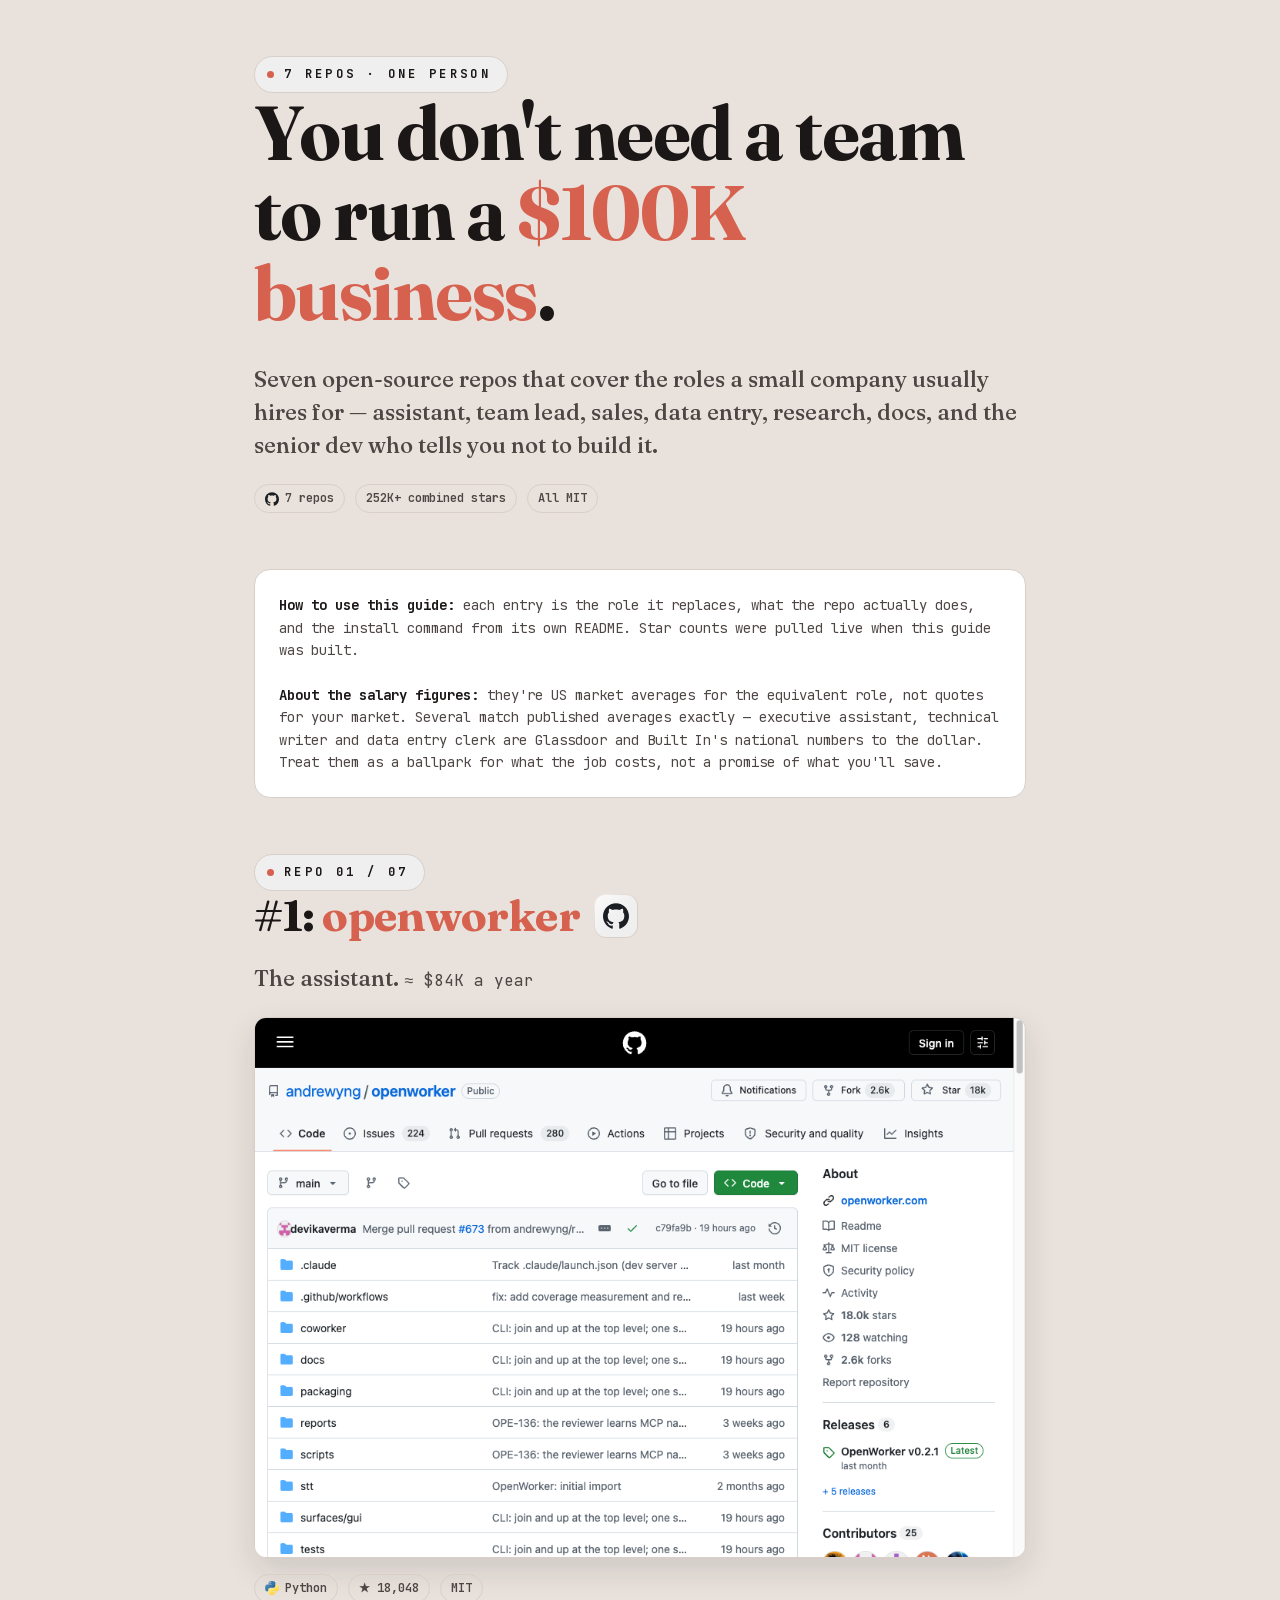
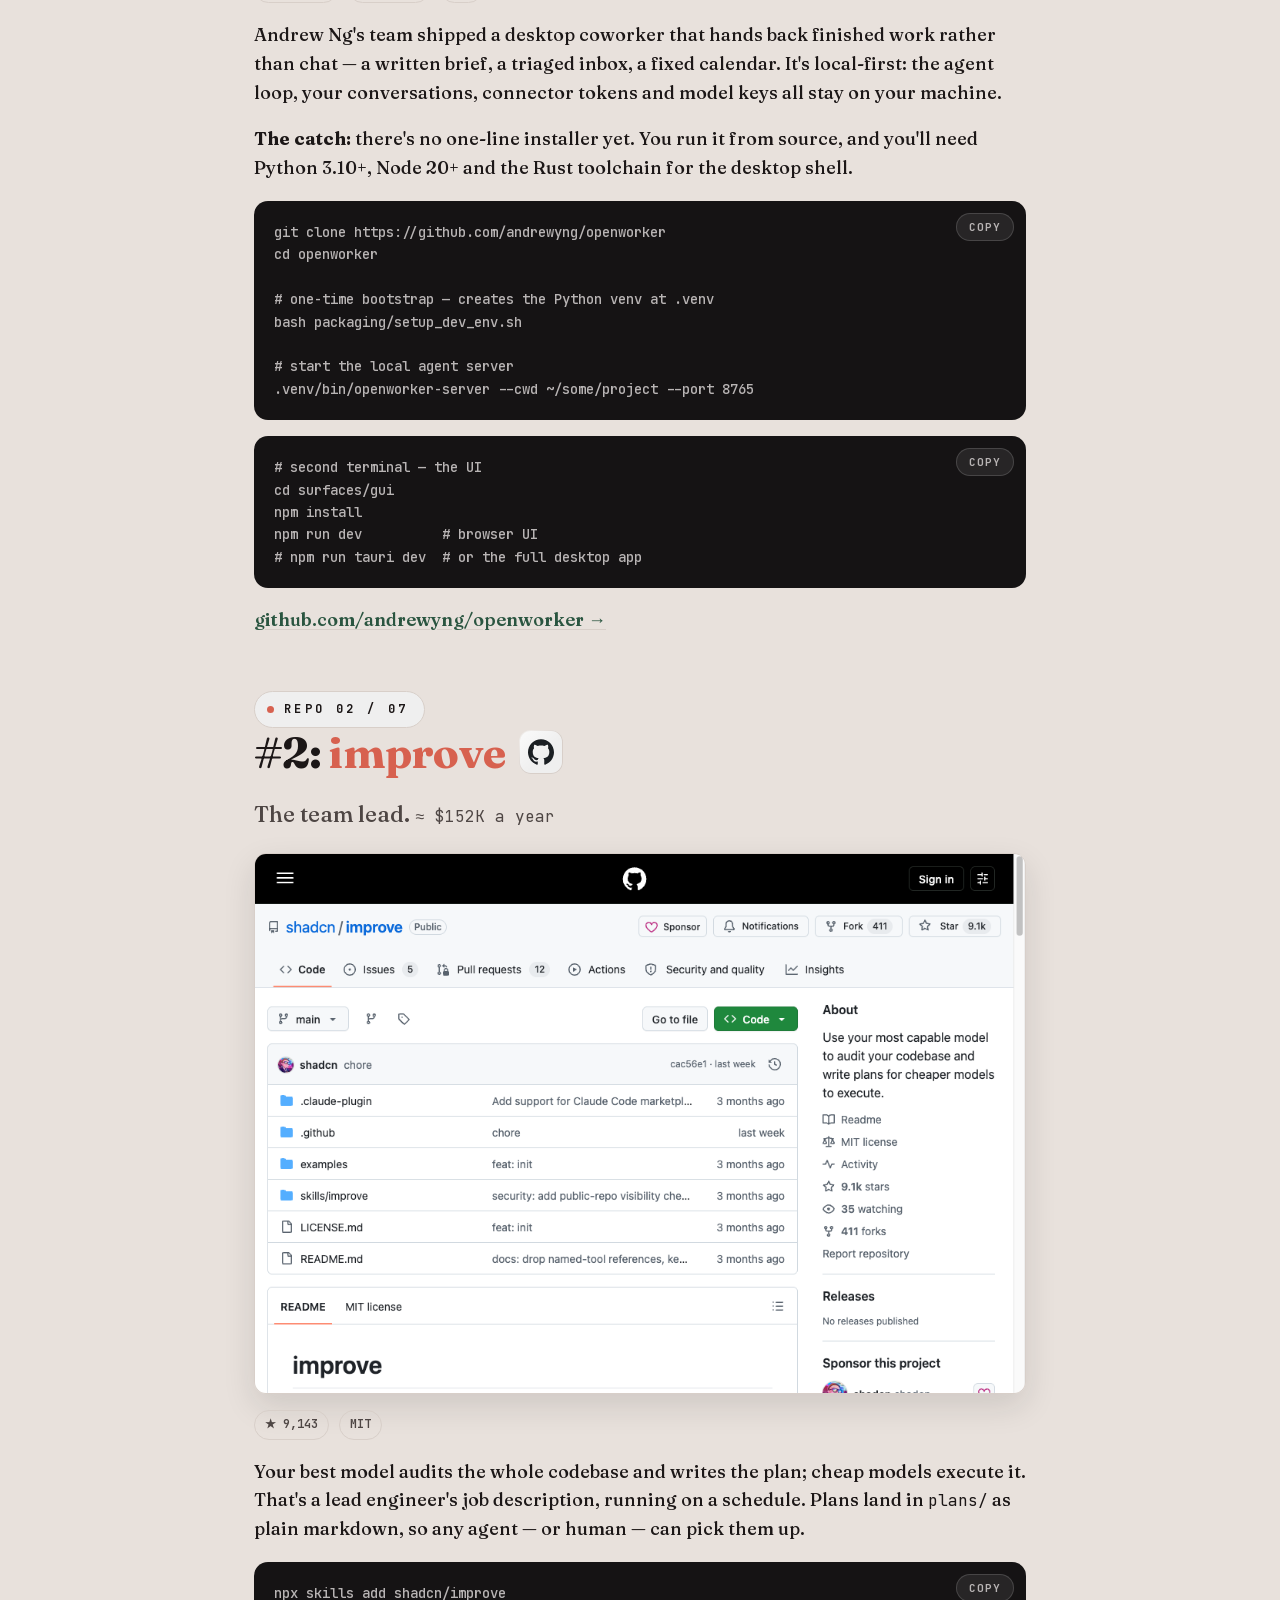
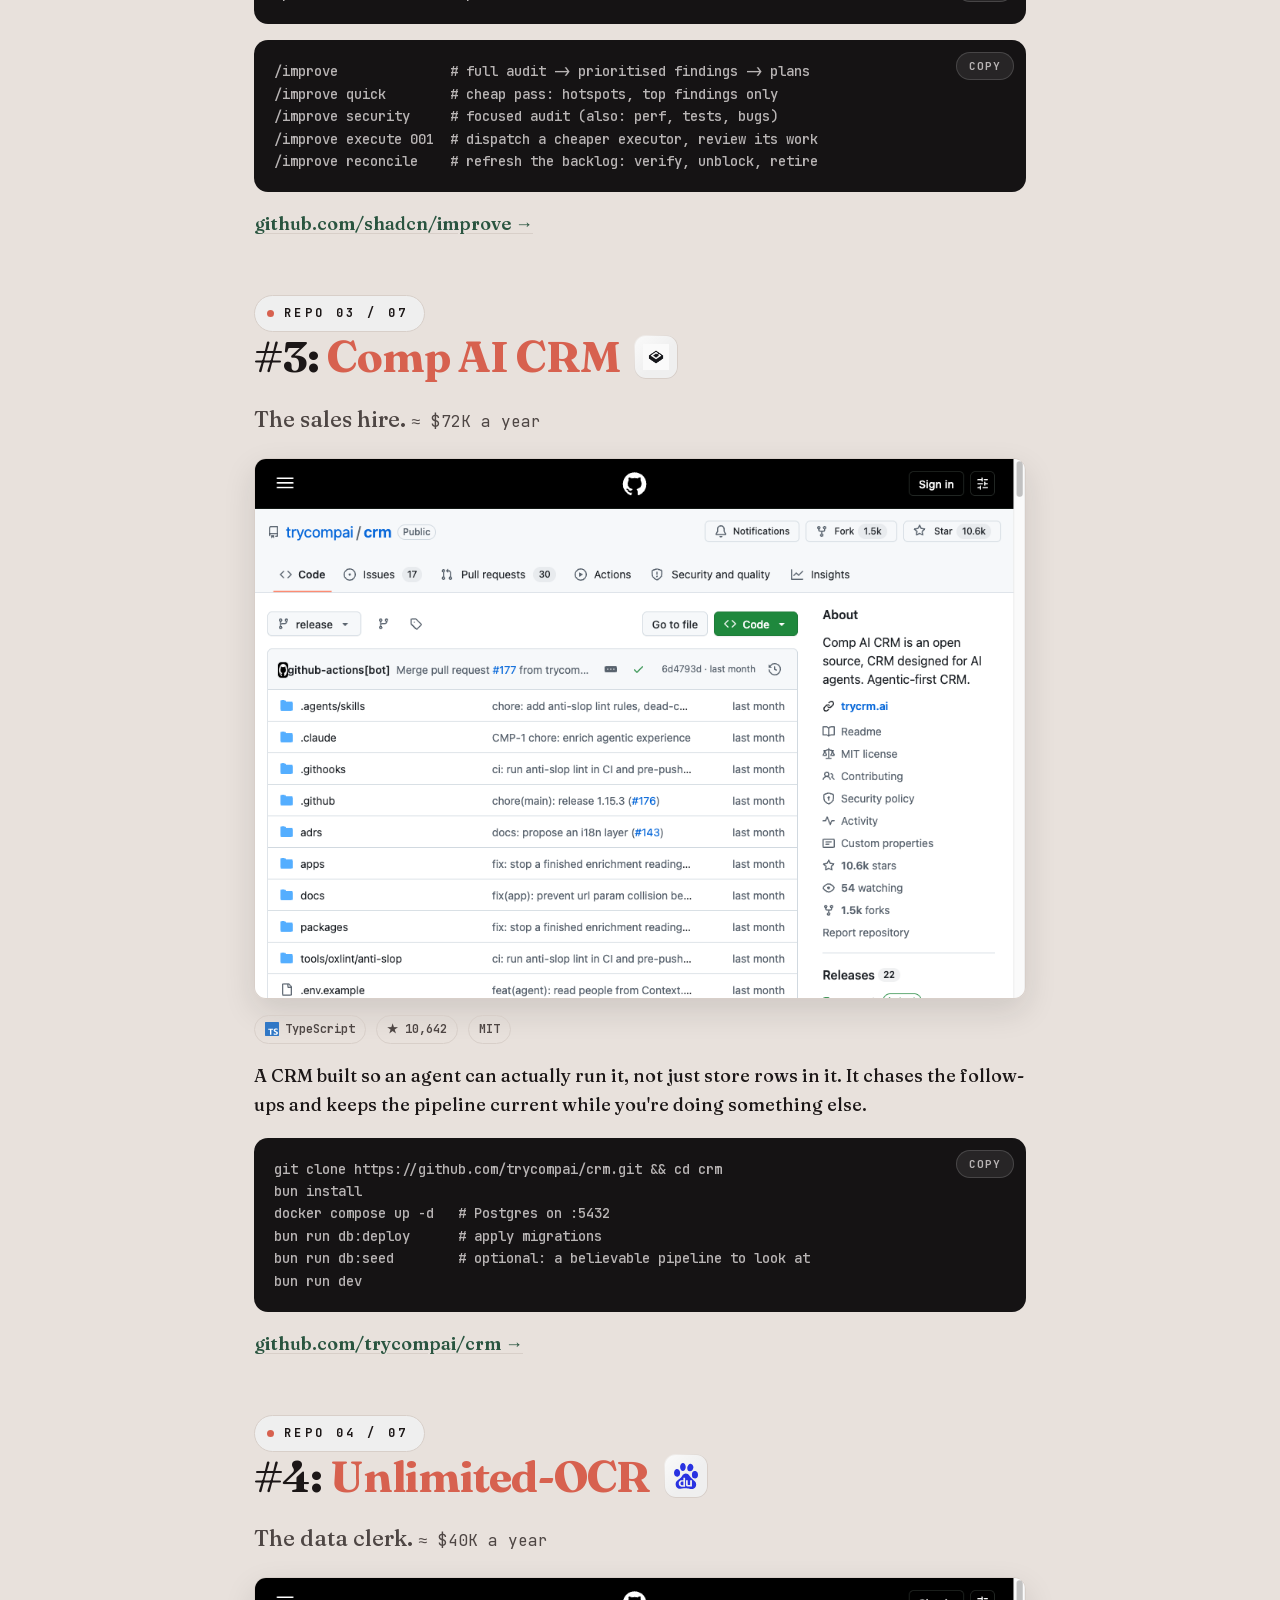
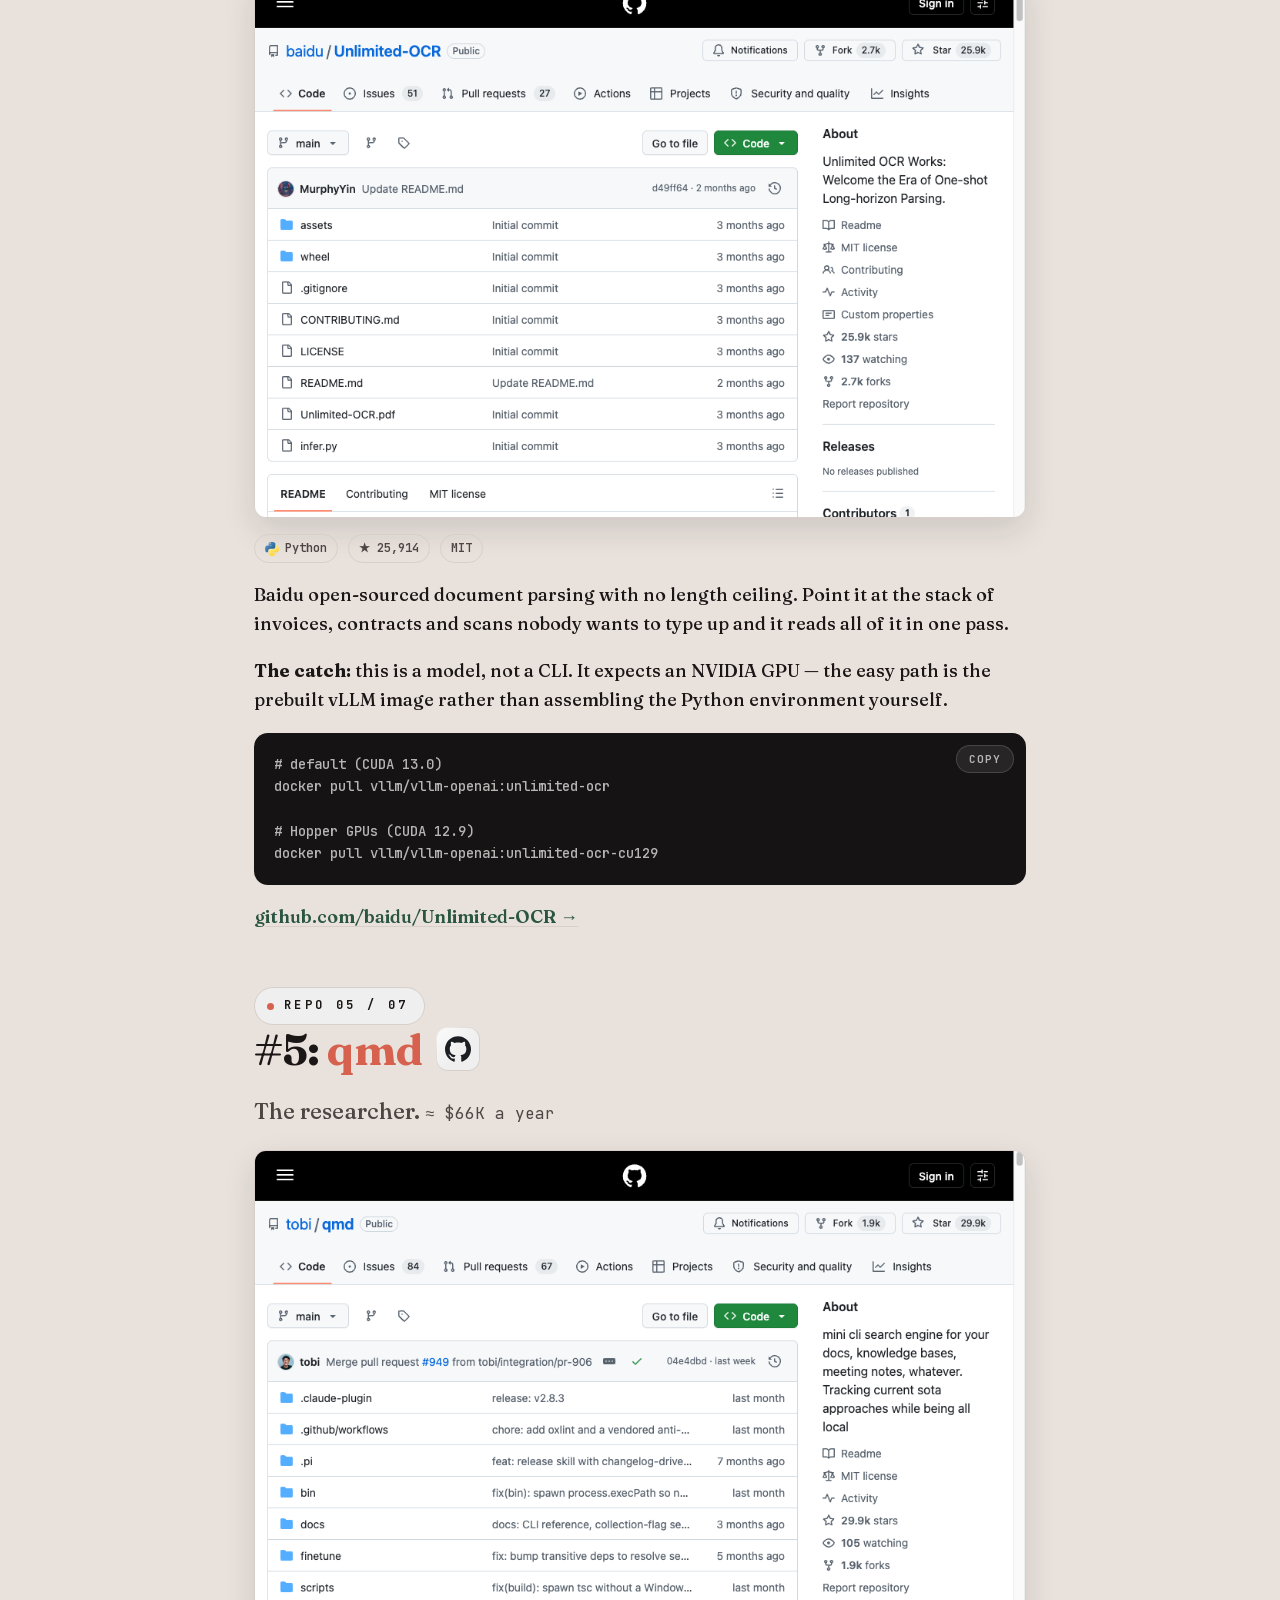
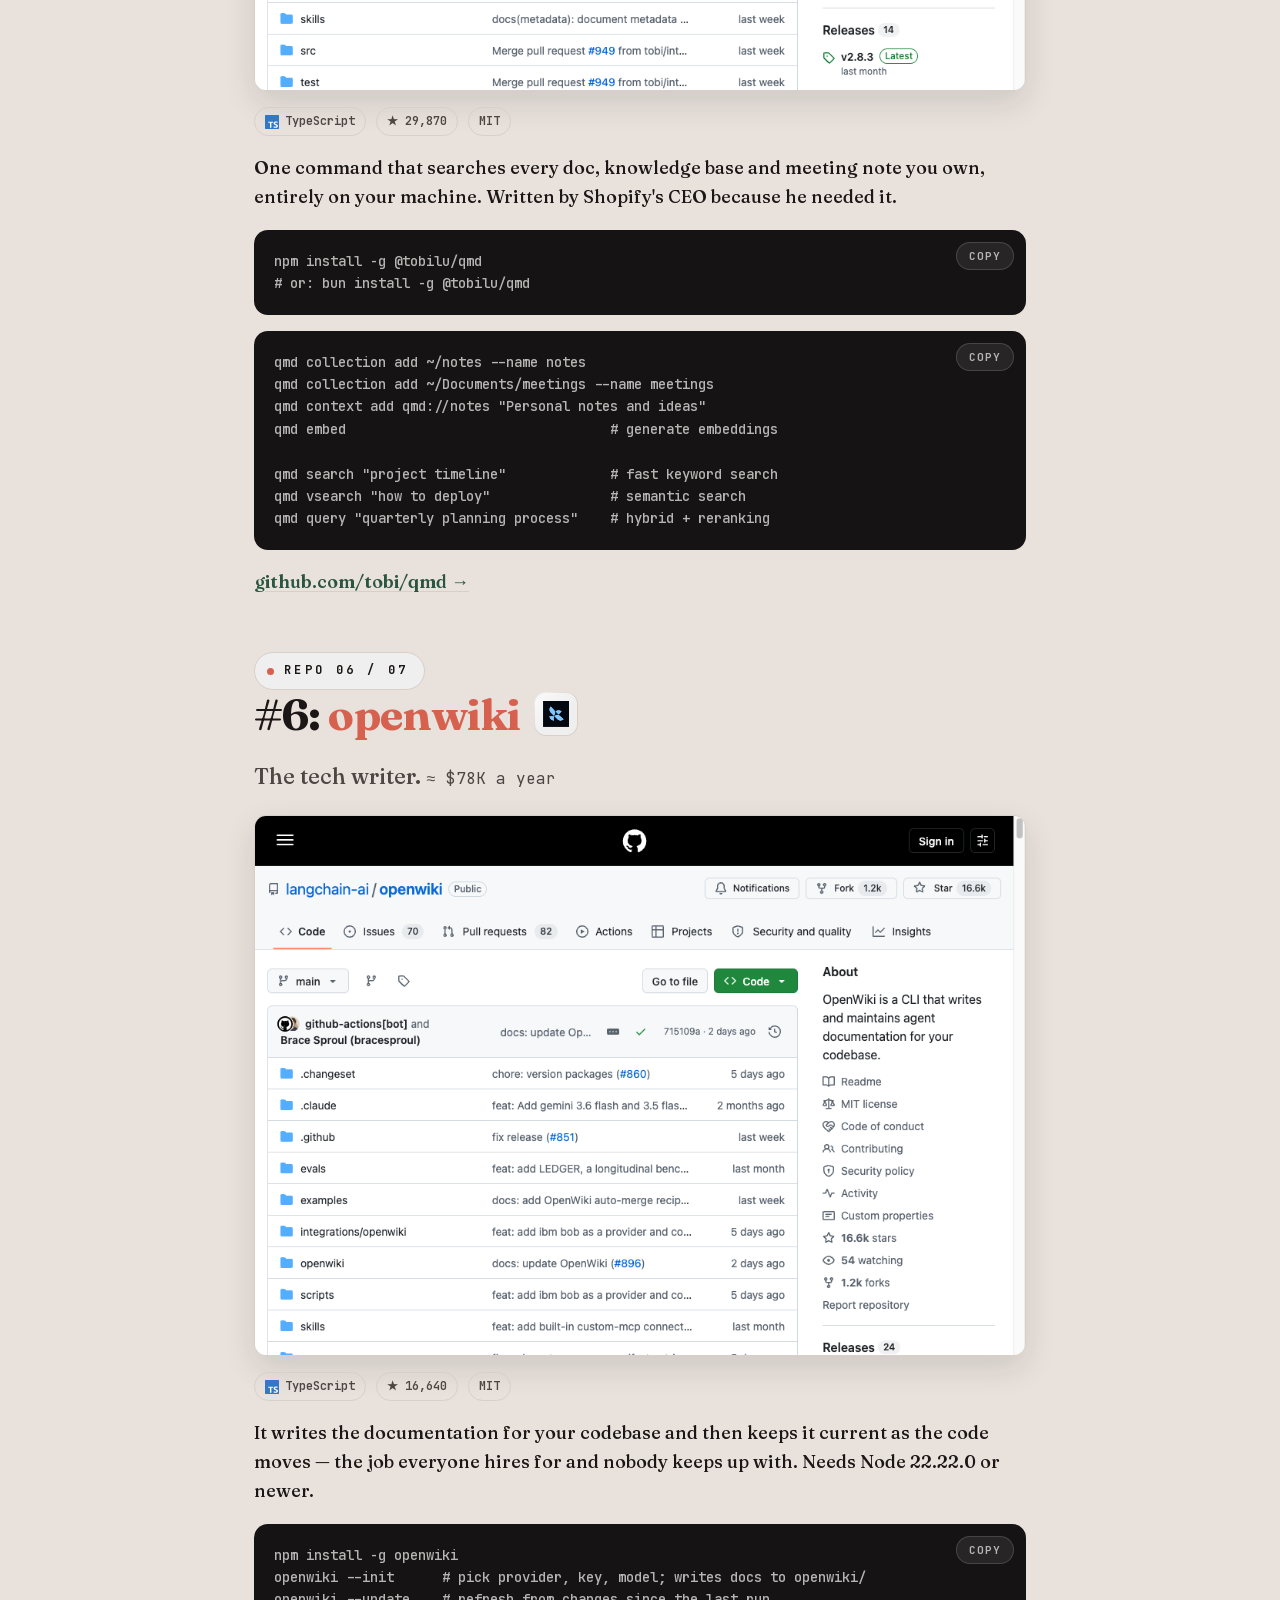
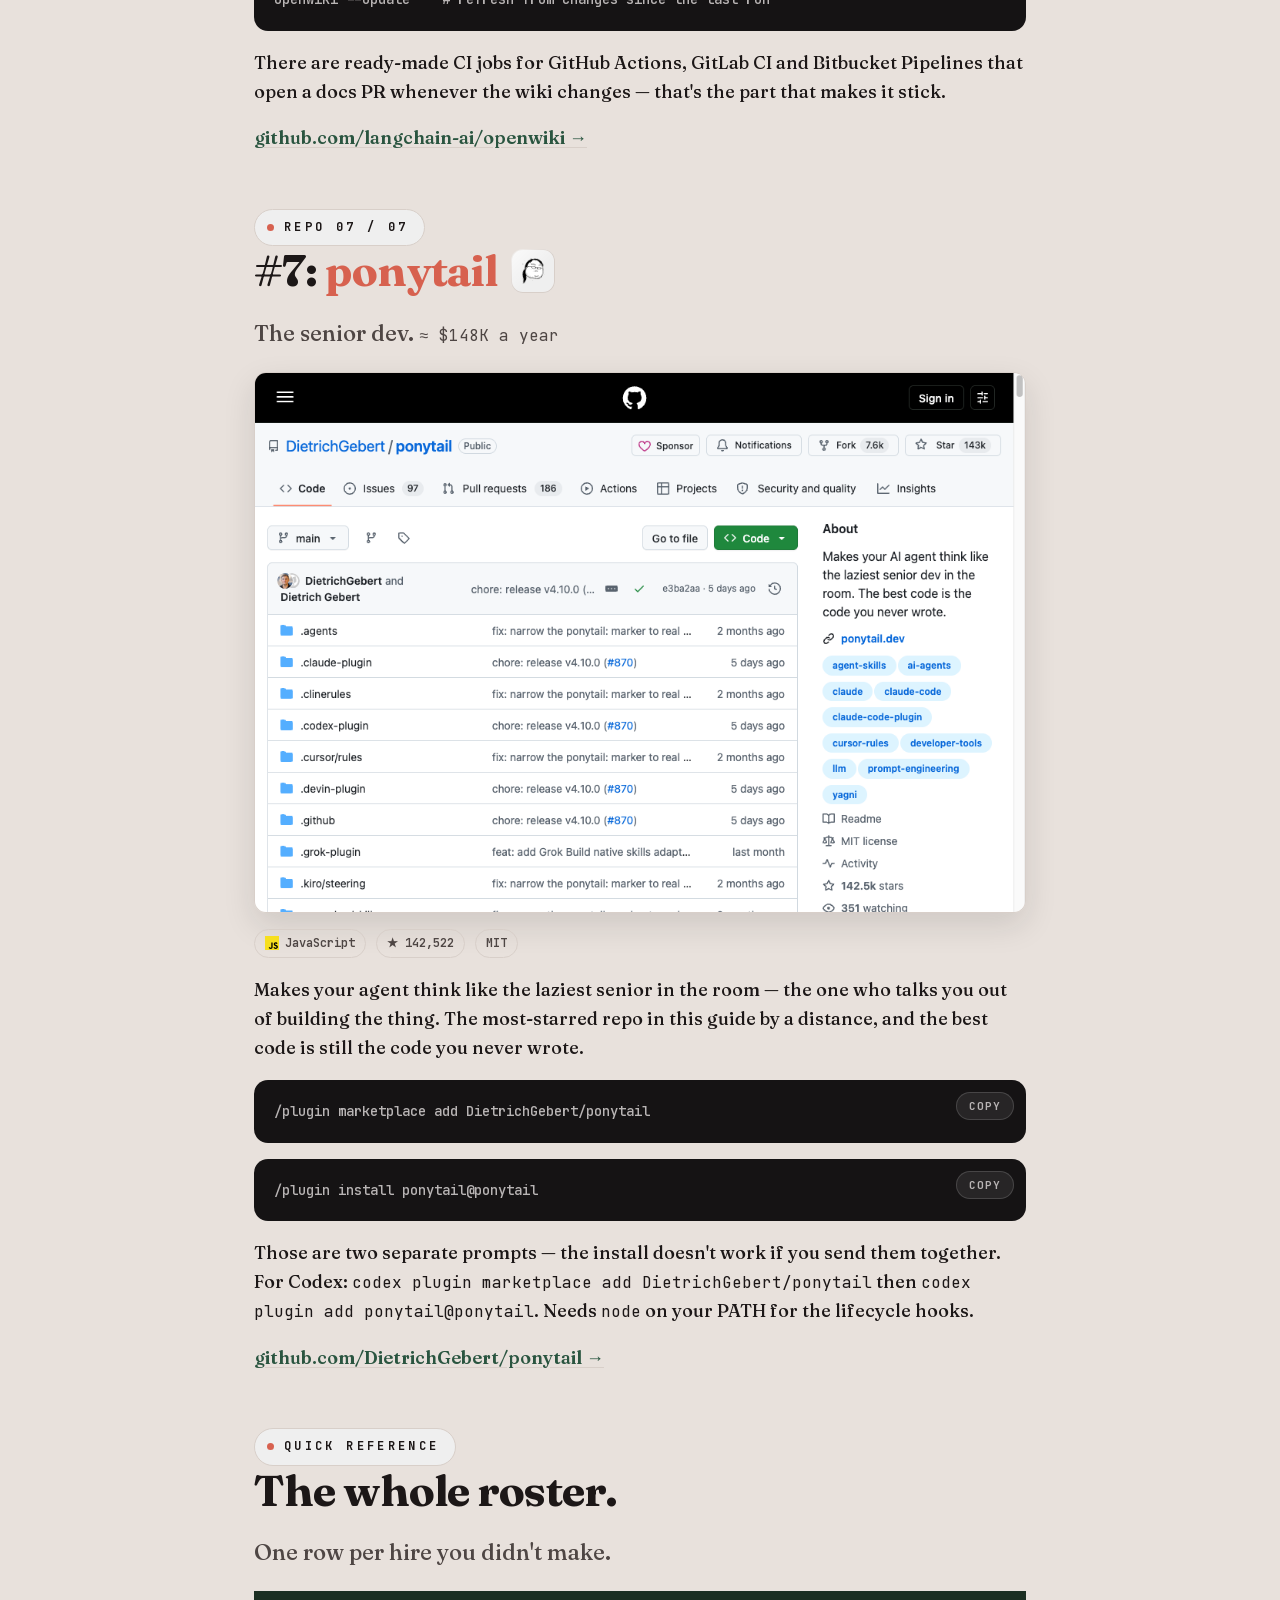
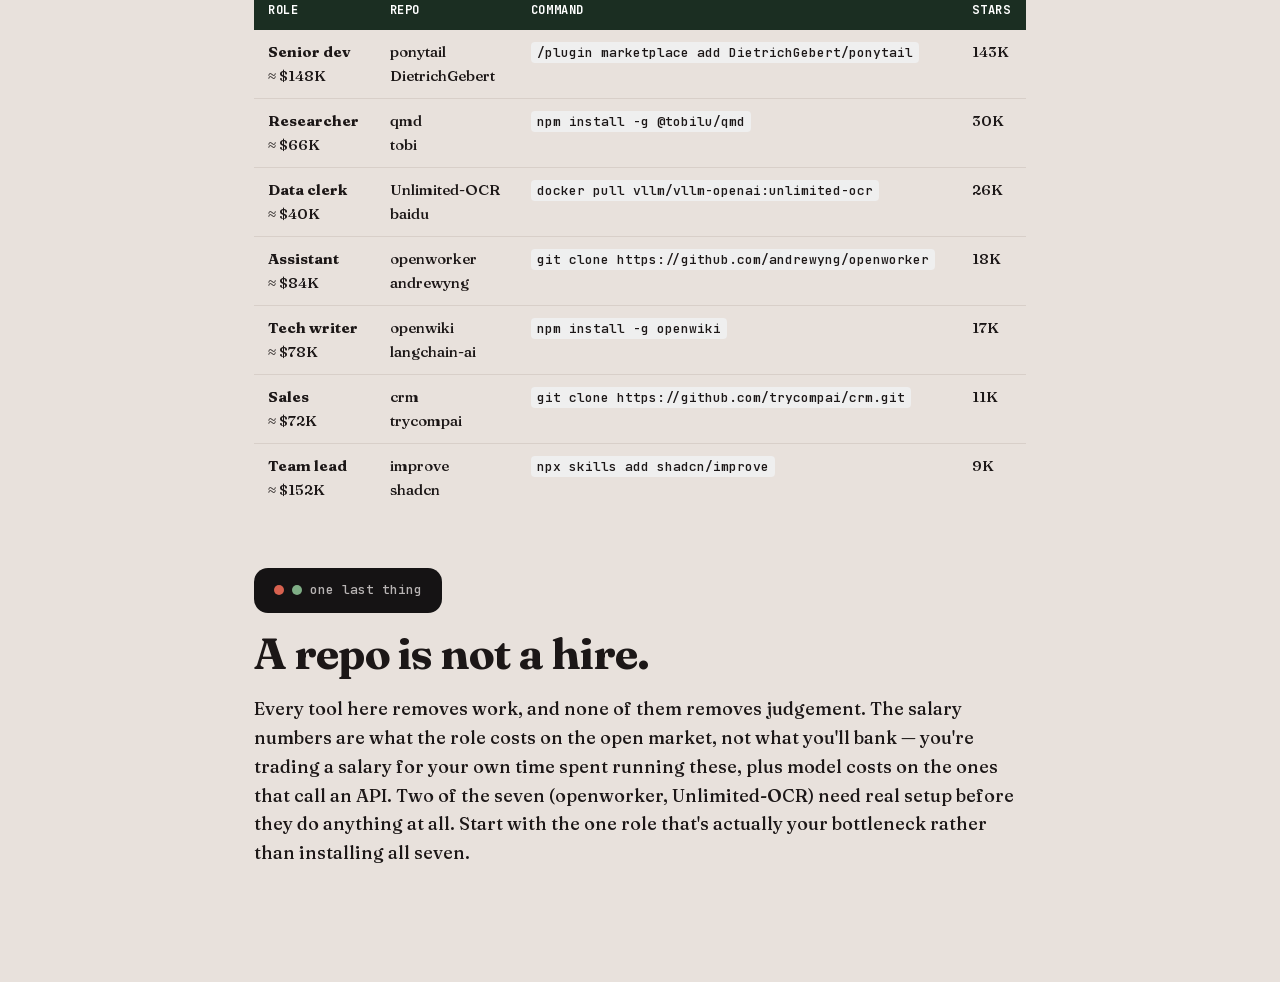
<file: business-without-a-team/index.html>
<!doctype html>
<html lang="en">
<head>
<meta charset="utf-8">
<meta name="viewport" content="width=device-width, initial-scale=1">
<title>Run It Without a Team — 7 Repos That Cover the Roles</title>
<link rel="stylesheet" href="../styles/grove/grove.css">
<script src="../styles/grove/grove.js" defer></script>
</head>
<body class="grove">
<div class="wrap">

  <section class="section">
    <span class="kicker">7 Repos · One Person</span>
    <h1>You don't need a team to run a <span style="color:var(--grove-coral)">$100K business</span>.</h1>
    <p class="lead">Seven open-source repos that cover the roles a small company usually hires for — assistant, team lead, sales, data entry, research, docs, and the senior dev who tells you not to build it.</p>
    <div style="display:flex; gap:10px; flex-wrap:wrap; margin-top:8px;">
      <span class="tag"><img src="../styles/icons/github.svg" alt="" width="14" height="14"> 7 repos</span>
      <span class="tag">252K+ combined stars</span>
      <span class="tag">All MIT</span>
    </div>
  </section>

  <section class="section">
    <div class="card mono" style="font-size:14px; color:var(--grove-muted);">
      <strong style="color:var(--grove-ink);">How to use this guide:</strong> each entry is the role it replaces, what the repo actually does, and the install command from its own README. Star counts were pulled live when this guide was built.
      <br><br>
      <strong style="color:var(--grove-ink);">About the salary figures:</strong> they're US market averages for the equivalent role, not quotes for your market. Several match published averages exactly — executive assistant, technical writer and data entry clerk are Glassdoor and Built In's national numbers to the dollar. Treat them as a ballpark for what the job costs, not a promise of what you'll save.
    </div>
  </section>

  <!-- 01 openworker -->
  <section class="section" id="openworker">
    <span class="kicker">Repo 01 / 07</span>
    <div style="display:flex; align-items:center; gap:14px; margin-bottom:8px;">
      <h2 style="margin:0;">#1: <span style="color:var(--grove-coral)">openworker</span></h2>
      <div class="icon-tile chip" style="width:44px; height:44px; border-radius:12px; display:flex; align-items:center; justify-content:center;">
        <img src="../styles/icons/github.svg" alt="" style="width:26px; height:26px; object-fit:contain; position:relative; z-index:1;">
      </div>
    </div>
    <p class="lead">The assistant. <span class="mono" style="color:var(--grove-muted);">≈ $84K a year</span></p>
    <div class="screenshot">
      <img src="assets/screenshots/openworker.png" alt="andrewyng/openworker repository on GitHub" loading="lazy">
    </div>
    <div style="display:flex; gap:10px; flex-wrap:wrap; margin:14px 0;">
      <span class="tag"><img src="../styles/icons/python.svg" alt="" width="14" height="14"> Python</span>
      <span class="tag">★ 18,048</span>
      <span class="tag">MIT</span>
    </div>
    <p>Andrew Ng's team shipped a desktop coworker that hands back finished work rather than chat — a written brief, a triaged inbox, a fixed calendar. It's local-first: the agent loop, your conversations, connector tokens and model keys all stay on your machine.</p>
    <p><strong>The catch:</strong> there's no one-line installer yet. You run it from source, and you'll need Python 3.10+, Node 20+ and the Rust toolchain for the desktop shell.</p>
    <div class="code-block">
      <button class="copy-btn" type="button">Copy</button>
      <pre>git clone https://github.com/andrewyng/openworker
cd openworker

# one-time bootstrap — creates the Python venv at .venv
bash packaging/setup_dev_env.sh

# start the local agent server
.venv/bin/openworker-server --cwd ~/some/project --port 8765</pre>
    </div>
    <div class="code-block">
      <button class="copy-btn" type="button">Copy</button>
      <pre># second terminal — the UI
cd surfaces/gui
npm install
npm run dev          # browser UI
# npm run tauri dev  # or the full desktop app</pre>
    </div>
    <p><a href="https://github.com/andrewyng/openworker">github.com/andrewyng/openworker →</a></p>
  </section>

  <!-- 02 improve -->
  <section class="section" id="improve">
    <span class="kicker">Repo 02 / 07</span>
    <div style="display:flex; align-items:center; gap:14px; margin-bottom:8px;">
      <h2 style="margin:0;">#2: <span style="color:var(--grove-coral)">improve</span></h2>
      <div class="icon-tile chip" style="width:44px; height:44px; border-radius:12px; display:flex; align-items:center; justify-content:center;">
        <img src="../styles/icons/github.svg" alt="" style="width:26px; height:26px; object-fit:contain; position:relative; z-index:1;">
      </div>
    </div>
    <p class="lead">The team lead. <span class="mono" style="color:var(--grove-muted);">≈ $152K a year</span></p>
    <div class="screenshot">
      <img src="assets/screenshots/improve.png" alt="shadcn/improve repository on GitHub" loading="lazy">
    </div>
    <div style="display:flex; gap:10px; flex-wrap:wrap; margin:14px 0;">
      <span class="tag">★ 9,143</span>
      <span class="tag">MIT</span>
    </div>
    <p>Your best model audits the whole codebase and writes the plan; cheap models execute it. That's a lead engineer's job description, running on a schedule. Plans land in <span class="mono">plans/</span> as plain markdown, so any agent — or human — can pick them up.</p>
    <div class="code-block">
      <button class="copy-btn" type="button">Copy</button>
      <pre>npx skills add shadcn/improve</pre>
    </div>
    <div class="code-block">
      <button class="copy-btn" type="button">Copy</button>
      <pre>/improve              # full audit -> prioritised findings -> plans
/improve quick        # cheap pass: hotspots, top findings only
/improve security     # focused audit (also: perf, tests, bugs)
/improve execute 001  # dispatch a cheaper executor, review its work
/improve reconcile    # refresh the backlog: verify, unblock, retire</pre>
    </div>
    <p><a href="https://github.com/shadcn/improve">github.com/shadcn/improve →</a></p>
  </section>

  <!-- 03 compai crm -->
  <section class="section" id="compai-crm">
    <span class="kicker">Repo 03 / 07</span>
    <div style="display:flex; align-items:center; gap:14px; margin-bottom:8px;">
      <h2 style="margin:0;">#3: <span style="color:var(--grove-coral)">Comp AI CRM</span></h2>
      <div class="icon-tile chip" style="width:44px; height:44px; border-radius:12px; display:flex; align-items:center; justify-content:center;">
        <img src="../styles/icons/compai.png" alt="" style="width:26px; height:26px; object-fit:contain; position:relative; z-index:1;">
      </div>
    </div>
    <p class="lead">The sales hire. <span class="mono" style="color:var(--grove-muted);">≈ $72K a year</span></p>
    <div class="screenshot">
      <img src="assets/screenshots/compai-crm.png" alt="trycompai/crm repository on GitHub" loading="lazy">
    </div>
    <div style="display:flex; gap:10px; flex-wrap:wrap; margin:14px 0;">
      <span class="tag"><img src="../styles/icons/typescript.svg" alt="" width="14" height="14"> TypeScript</span>
      <span class="tag">★ 10,642</span>
      <span class="tag">MIT</span>
    </div>
    <p>A CRM built so an agent can actually run it, not just store rows in it. It chases the follow-ups and keeps the pipeline current while you're doing something else.</p>
    <div class="code-block">
      <button class="copy-btn" type="button">Copy</button>
      <pre>git clone https://github.com/trycompai/crm.git &amp;&amp; cd crm
bun install
docker compose up -d   # Postgres on :5432
bun run db:deploy      # apply migrations
bun run db:seed        # optional: a believable pipeline to look at
bun run dev</pre>
    </div>
    <p><a href="https://github.com/trycompai/crm">github.com/trycompai/crm →</a></p>
  </section>

  <!-- 04 Unlimited-OCR -->
  <section class="section" id="unlimited-ocr">
    <span class="kicker">Repo 04 / 07</span>
    <div style="display:flex; align-items:center; gap:14px; margin-bottom:8px;">
      <h2 style="margin:0;">#4: <span style="color:var(--grove-coral)">Unlimited-OCR</span></h2>
      <div class="icon-tile chip" style="width:44px; height:44px; border-radius:12px; display:flex; align-items:center; justify-content:center;">
        <img src="../styles/icons/baidu.svg" alt="" style="width:26px; height:26px; object-fit:contain; position:relative; z-index:1;">
      </div>
    </div>
    <p class="lead">The data clerk. <span class="mono" style="color:var(--grove-muted);">≈ $40K a year</span></p>
    <div class="screenshot">
      <img src="assets/screenshots/unlimited-ocr.png" alt="baidu/Unlimited-OCR repository on GitHub" loading="lazy">
    </div>
    <div style="display:flex; gap:10px; flex-wrap:wrap; margin:14px 0;">
      <span class="tag"><img src="../styles/icons/python.svg" alt="" width="14" height="14"> Python</span>
      <span class="tag">★ 25,914</span>
      <span class="tag">MIT</span>
    </div>
    <p>Baidu open-sourced document parsing with no length ceiling. Point it at the stack of invoices, contracts and scans nobody wants to type up and it reads all of it in one pass.</p>
    <p><strong>The catch:</strong> this is a model, not a CLI. It expects an NVIDIA GPU — the easy path is the prebuilt vLLM image rather than assembling the Python environment yourself.</p>
    <div class="code-block">
      <button class="copy-btn" type="button">Copy</button>
      <pre># default (CUDA 13.0)
docker pull vllm/vllm-openai:unlimited-ocr

# Hopper GPUs (CUDA 12.9)
docker pull vllm/vllm-openai:unlimited-ocr-cu129</pre>
    </div>
    <p><a href="https://github.com/baidu/Unlimited-OCR">github.com/baidu/Unlimited-OCR →</a></p>
  </section>

  <!-- 05 qmd -->
  <section class="section" id="qmd">
    <span class="kicker">Repo 05 / 07</span>
    <div style="display:flex; align-items:center; gap:14px; margin-bottom:8px;">
      <h2 style="margin:0;">#5: <span style="color:var(--grove-coral)">qmd</span></h2>
      <div class="icon-tile chip" style="width:44px; height:44px; border-radius:12px; display:flex; align-items:center; justify-content:center;">
        <img src="../styles/icons/github.svg" alt="" style="width:26px; height:26px; object-fit:contain; position:relative; z-index:1;">
      </div>
    </div>
    <p class="lead">The researcher. <span class="mono" style="color:var(--grove-muted);">≈ $66K a year</span></p>
    <div class="screenshot">
      <img src="assets/screenshots/qmd.png" alt="tobi/qmd repository on GitHub" loading="lazy">
    </div>
    <div style="display:flex; gap:10px; flex-wrap:wrap; margin:14px 0;">
      <span class="tag"><img src="../styles/icons/typescript.svg" alt="" width="14" height="14"> TypeScript</span>
      <span class="tag">★ 29,870</span>
      <span class="tag">MIT</span>
    </div>
    <p>One command that searches every doc, knowledge base and meeting note you own, entirely on your machine. Written by Shopify's CEO because he needed it.</p>
    <div class="code-block">
      <button class="copy-btn" type="button">Copy</button>
      <pre>npm install -g @tobilu/qmd
# or: bun install -g @tobilu/qmd</pre>
    </div>
    <div class="code-block">
      <button class="copy-btn" type="button">Copy</button>
      <pre>qmd collection add ~/notes --name notes
qmd collection add ~/Documents/meetings --name meetings
qmd context add qmd://notes "Personal notes and ideas"
qmd embed                                 # generate embeddings

qmd search "project timeline"             # fast keyword search
qmd vsearch "how to deploy"               # semantic search
qmd query "quarterly planning process"    # hybrid + reranking</pre>
    </div>
    <p><a href="https://github.com/tobi/qmd">github.com/tobi/qmd →</a></p>
  </section>

  <!-- 06 openwiki -->
  <section class="section" id="openwiki">
    <span class="kicker">Repo 06 / 07</span>
    <div style="display:flex; align-items:center; gap:14px; margin-bottom:8px;">
      <h2 style="margin:0;">#6: <span style="color:var(--grove-coral)">openwiki</span></h2>
      <div class="icon-tile chip" style="width:44px; height:44px; border-radius:12px; display:flex; align-items:center; justify-content:center;">
        <img src="../styles/icons/langchain.png" alt="" style="width:26px; height:26px; object-fit:contain; position:relative; z-index:1;">
      </div>
    </div>
    <p class="lead">The tech writer. <span class="mono" style="color:var(--grove-muted);">≈ $78K a year</span></p>
    <div class="screenshot">
      <img src="assets/screenshots/openwiki.png" alt="langchain-ai/openwiki repository on GitHub" loading="lazy">
    </div>
    <div style="display:flex; gap:10px; flex-wrap:wrap; margin:14px 0;">
      <span class="tag"><img src="../styles/icons/typescript.svg" alt="" width="14" height="14"> TypeScript</span>
      <span class="tag">★ 16,640</span>
      <span class="tag">MIT</span>
    </div>
    <p>It writes the documentation for your codebase and then keeps it current as the code moves — the job everyone hires for and nobody keeps up with. Needs Node 22.22.0 or newer.</p>
    <div class="code-block">
      <button class="copy-btn" type="button">Copy</button>
      <pre>npm install -g openwiki
openwiki --init      # pick provider, key, model; writes docs to openwiki/
openwiki --update    # refresh from changes since the last run</pre>
    </div>
    <p>There are ready-made CI jobs for GitHub Actions, GitLab CI and Bitbucket Pipelines that open a docs PR whenever the wiki changes — that's the part that makes it stick.</p>
    <p><a href="https://github.com/langchain-ai/openwiki">github.com/langchain-ai/openwiki →</a></p>
  </section>

  <!-- 07 ponytail -->
  <section class="section" id="ponytail">
    <span class="kicker">Repo 07 / 07</span>
    <div style="display:flex; align-items:center; gap:14px; margin-bottom:8px;">
      <h2 style="margin:0;">#7: <span style="color:var(--grove-coral)">ponytail</span></h2>
      <div class="icon-tile chip" style="width:44px; height:44px; border-radius:12px; display:flex; align-items:center; justify-content:center;">
        <img src="../styles/icons/ponytail.png" alt="" style="width:26px; height:26px; object-fit:contain; position:relative; z-index:1;">
      </div>
    </div>
    <p class="lead">The senior dev. <span class="mono" style="color:var(--grove-muted);">≈ $148K a year</span></p>
    <div class="screenshot">
      <img src="assets/screenshots/ponytail.png" alt="DietrichGebert/ponytail repository on GitHub" loading="lazy">
    </div>
    <div style="display:flex; gap:10px; flex-wrap:wrap; margin:14px 0;">
      <span class="tag"><img src="../styles/icons/javascript.svg" alt="" width="14" height="14"> JavaScript</span>
      <span class="tag">★ 142,522</span>
      <span class="tag">MIT</span>
    </div>
    <p>Makes your agent think like the laziest senior in the room — the one who talks you out of building the thing. The most-starred repo in this guide by a distance, and the best code is still the code you never wrote.</p>
    <div class="code-block">
      <button class="copy-btn" type="button">Copy</button>
      <pre>/plugin marketplace add DietrichGebert/ponytail</pre>
    </div>
    <div class="code-block">
      <button class="copy-btn" type="button">Copy</button>
      <pre>/plugin install ponytail@ponytail</pre>
    </div>
    <p>Those are two separate prompts — the install doesn't work if you send them together. For Codex: <span class="mono">codex plugin marketplace add DietrichGebert/ponytail</span> then <span class="mono">codex plugin add ponytail@ponytail</span>. Needs <span class="mono">node</span> on your PATH for the lifecycle hooks.</p>
    <p><a href="https://github.com/DietrichGebert/ponytail">github.com/DietrichGebert/ponytail →</a></p>
  </section>

  <section class="section">
    <span class="kicker">Quick Reference</span>
    <h2>The whole roster.</h2>
    <p class="lead">One row per hire you didn't make.</p>
    <div style="overflow-x:auto;">
    <table>
      <thead>
        <tr><th>Role</th><th>Repo</th><th>Command</th><th>Stars</th></tr>
      </thead>
      <tbody>
        <tr><td><strong>Senior dev</strong><br>≈ $148K</td><td>ponytail<br>DietrichGebert</td><td><span class="mono-cell">/plugin marketplace add DietrichGebert/ponytail</span></td><td>143K</td></tr>
        <tr><td><strong>Researcher</strong><br>≈ $66K</td><td>qmd<br>tobi</td><td><span class="mono-cell">npm install -g @tobilu/qmd</span></td><td>30K</td></tr>
        <tr><td><strong>Data clerk</strong><br>≈ $40K</td><td>Unlimited-OCR<br>baidu</td><td><span class="mono-cell">docker pull vllm/vllm-openai:unlimited-ocr</span></td><td>26K</td></tr>
        <tr><td><strong>Assistant</strong><br>≈ $84K</td><td>openworker<br>andrewyng</td><td><span class="mono-cell">git clone https://github.com/andrewyng/openworker</span></td><td>18K</td></tr>
        <tr><td><strong>Tech writer</strong><br>≈ $78K</td><td>openwiki<br>langchain-ai</td><td><span class="mono-cell">npm install -g openwiki</span></td><td>17K</td></tr>
        <tr><td><strong>Sales</strong><br>≈ $72K</td><td>crm<br>trycompai</td><td><span class="mono-cell">git clone https://github.com/trycompai/crm.git</span></td><td>11K</td></tr>
        <tr><td><strong>Team lead</strong><br>≈ $152K</td><td>improve<br>shadcn</td><td><span class="mono-cell">npx skills add shadcn/improve</span></td><td>9K</td></tr>
      </tbody>
    </table>
    </div>
  </section>

  <section class="section">
    <div class="terminal" style="width:auto; display:inline-flex;">
      <span class="dot" style="background:var(--grove-coral)"></span><span class="dot" style="background:var(--grove-sage)"></span>
      one last thing
    </div>
    <h2 style="margin-top:16px;">A repo is not a hire.</h2>
    <p>Every tool here removes work, and none of them removes judgement. The salary numbers are what the role costs on the open market, not what you'll bank — you're trading a salary for your own time spent running these, plus model costs on the ones that call an API. Two of the seven (openworker, Unlimited-OCR) need real setup before they do anything at all. Start with the one role that's actually your bottleneck rather than installing all seven.</p>
  </section>

</div>
</body>
</html>
</file>
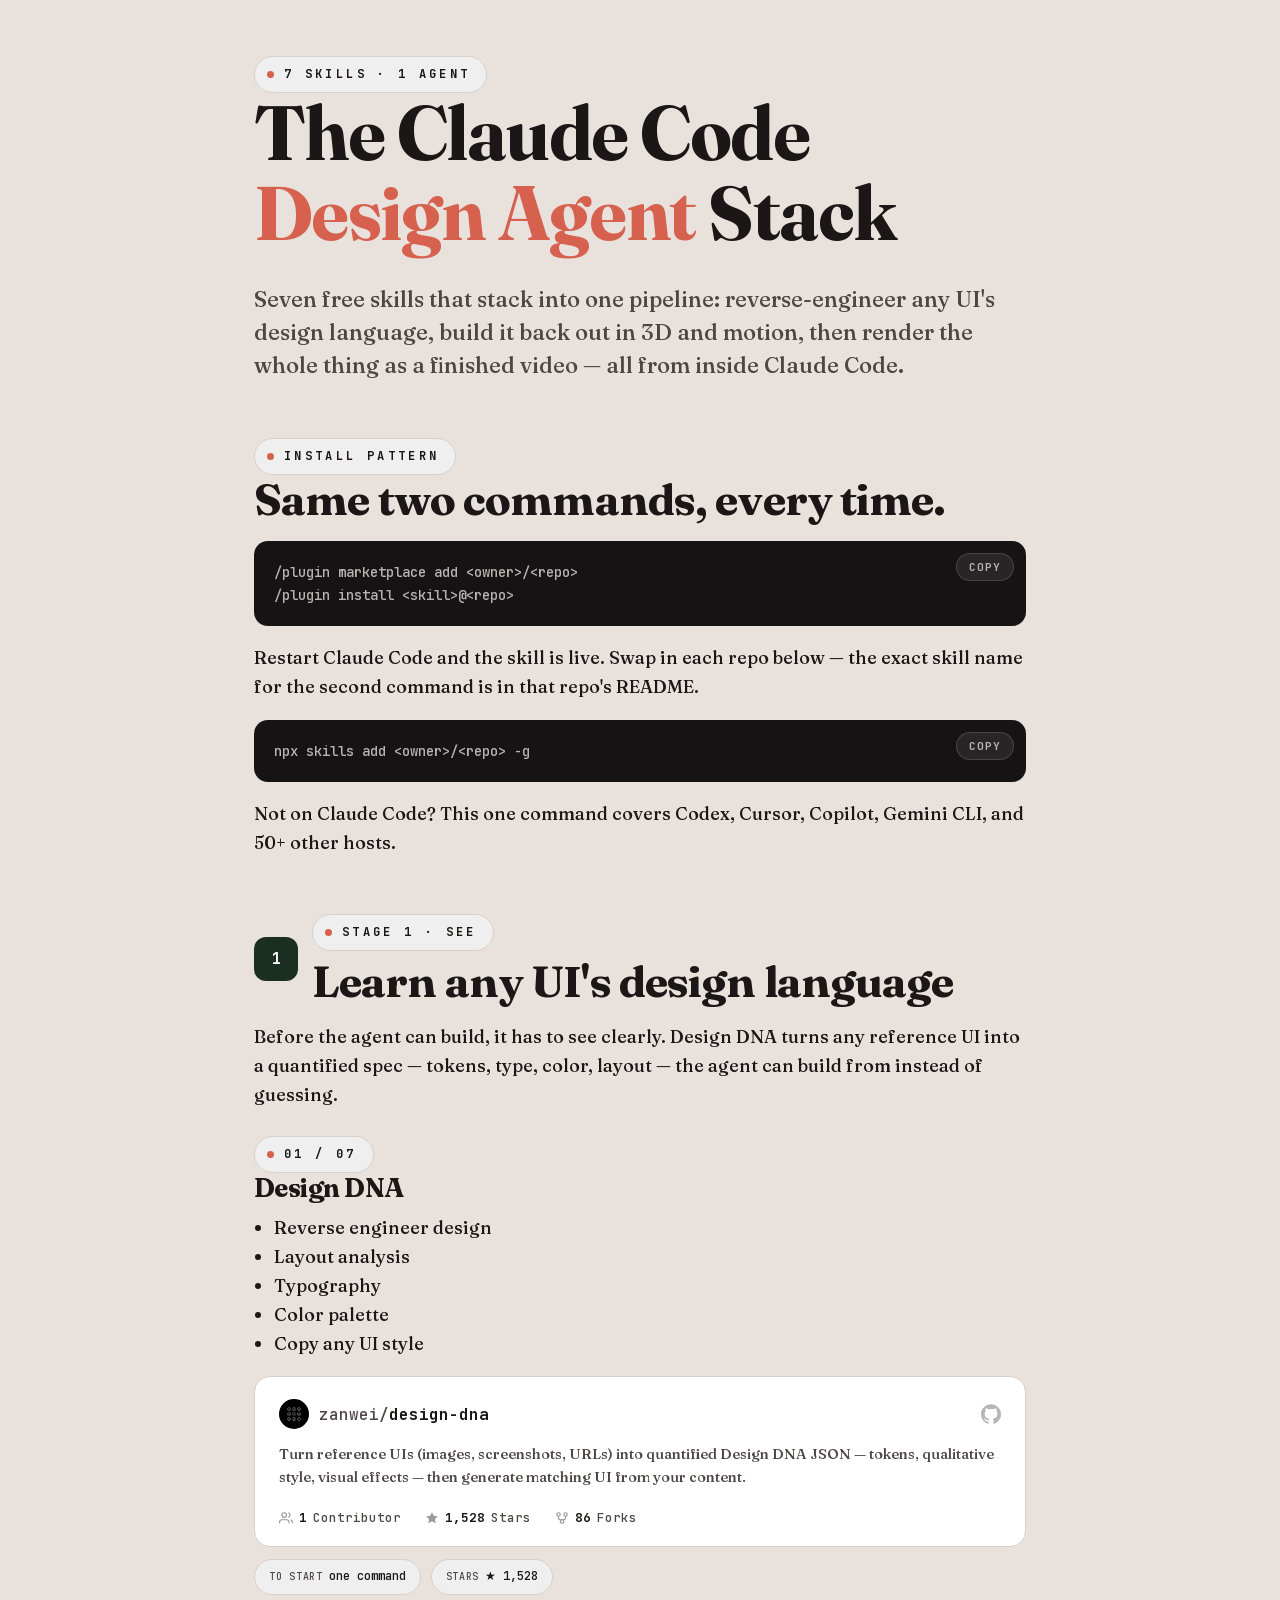
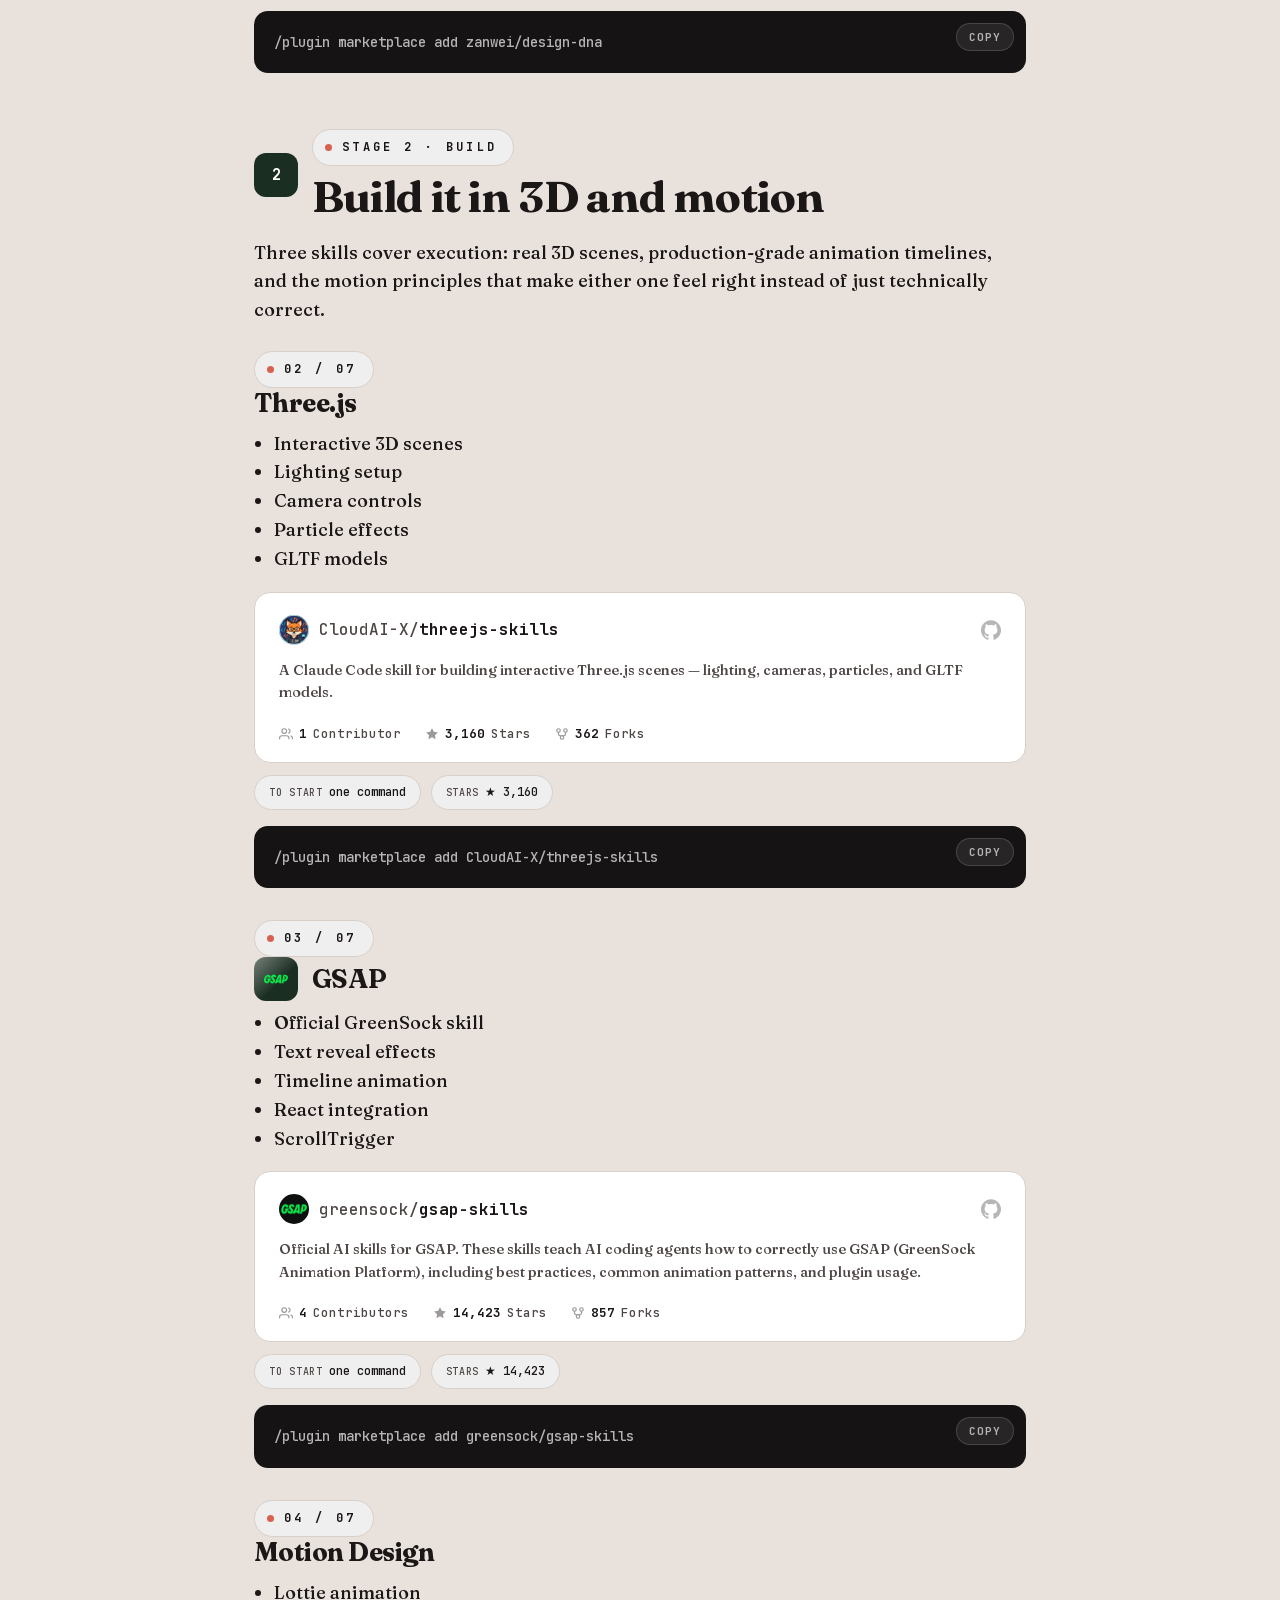
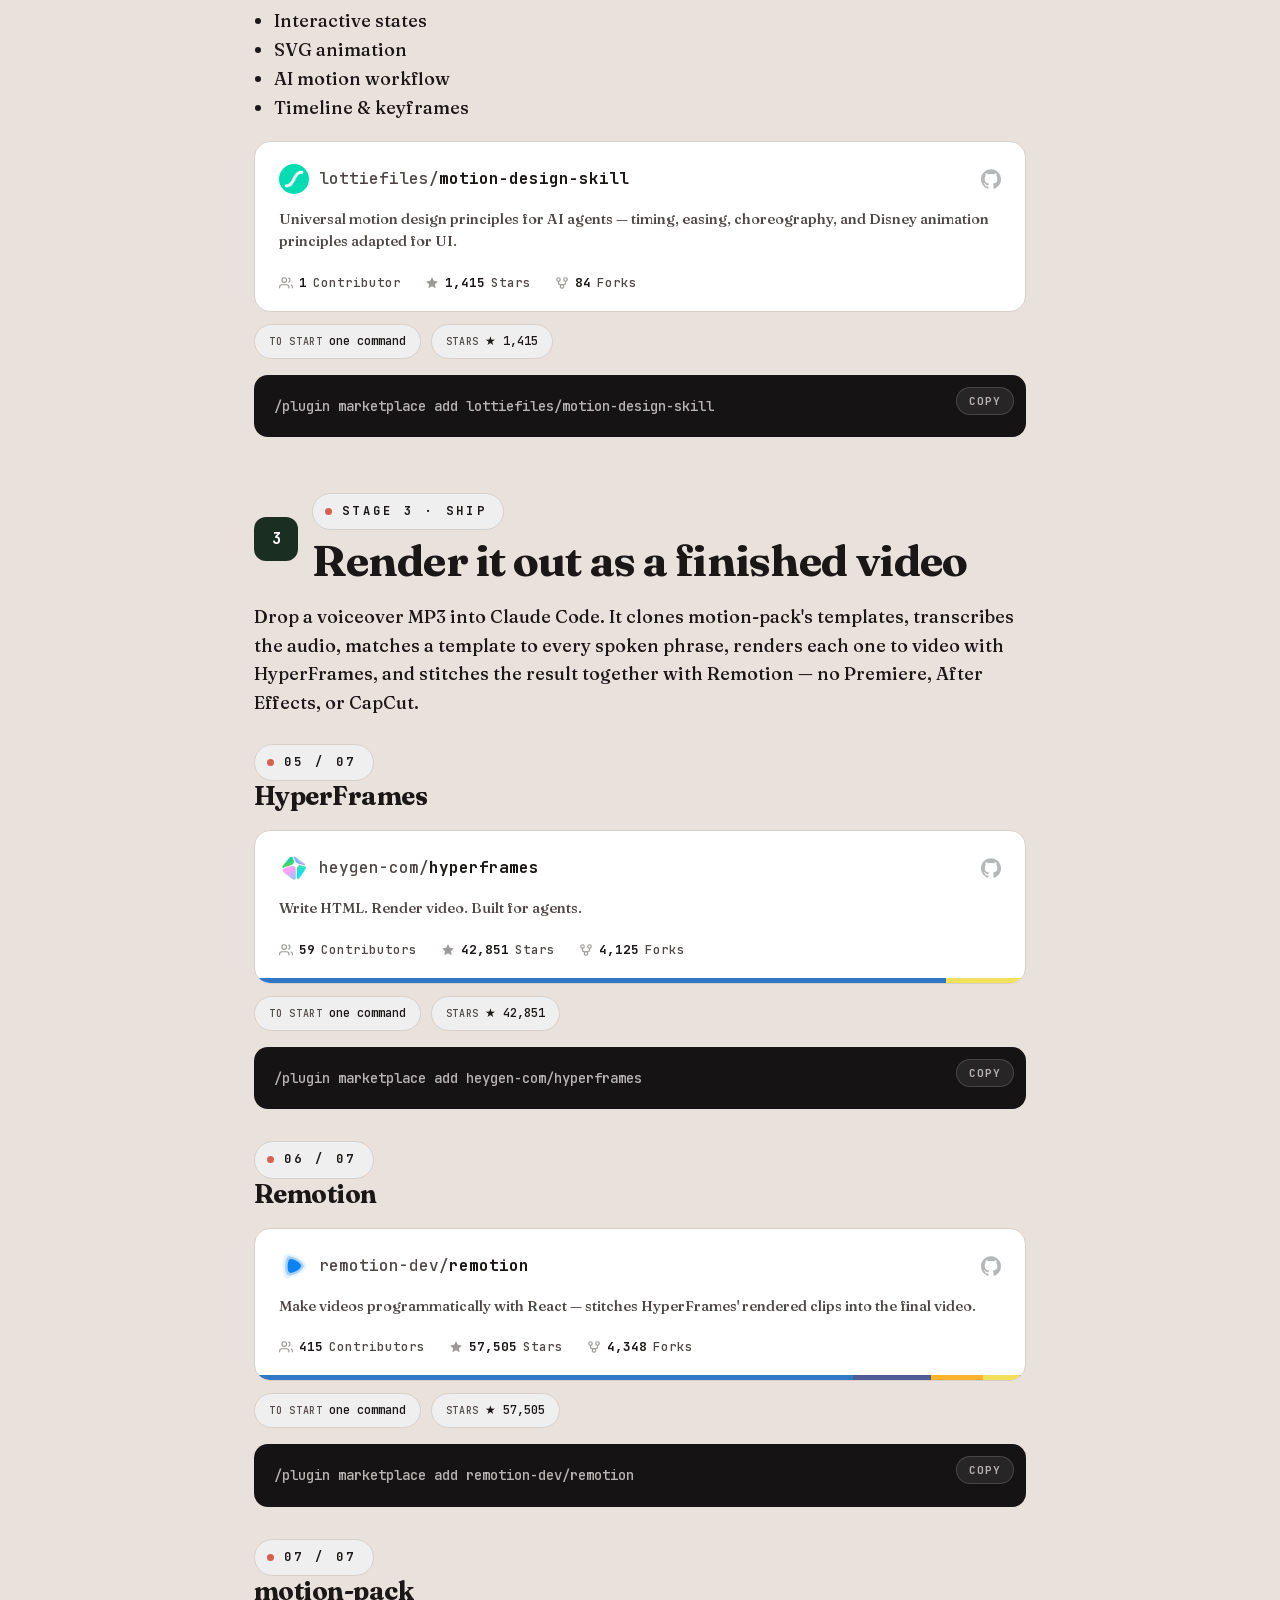
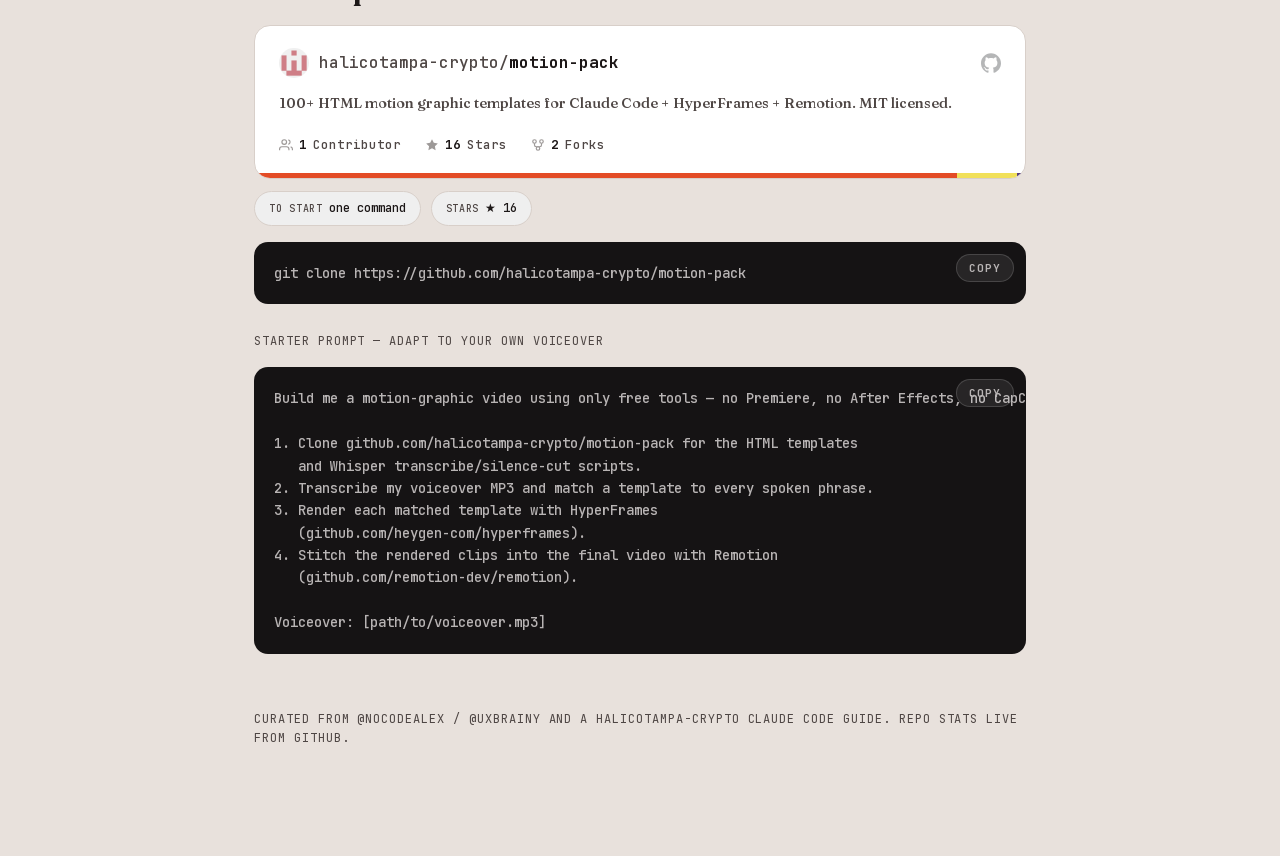
<file: claude-code-animation-skills/index.html>
<!doctype html>
<html lang="en">
<head>
<meta charset="utf-8">
<meta name="viewport" content="width=device-width, initial-scale=1">
<title>The Claude Code Design Agent Stack</title>
<link rel="stylesheet" href="../styles/grove/grove.css">
<script src="../styles/grove/grove.js" defer></script>
<style>
  .repo-card { background:#fff; border:1px solid var(--grove-paper-line); border-radius:16px; padding:22px 24px 0; margin:18px 0 12px; overflow:hidden; }
  .repo-card-head { display:flex; align-items:center; gap:10px; margin-bottom:14px; }
  .repo-card-head img.avatar { width:30px; height:30px; border-radius:50%; flex-shrink:0; display:block; }
  .repo-card-name { font-family:var(--grove-font-mono); font-size:16px; }
  .repo-card-name .owner { color:var(--grove-muted); }
  .repo-card-name .repo { font-weight:700; color:var(--grove-ink); }
  .repo-card-head .gh-mark { margin-left:auto; width:20px; height:20px; opacity:0.32; flex-shrink:0; }
  .repo-card-desc { margin:0 0 20px; color:var(--grove-muted); font-size:14.5px; line-height:1.55; }
  .repo-card-stats { display:flex; gap:24px; flex-wrap:wrap; padding-bottom:18px; }
  .repo-stat { display:flex; align-items:center; gap:6px; font-family:var(--grove-font-mono); font-size:12.5px; color:var(--grove-muted); }
  .repo-stat svg { flex-shrink:0; opacity:0.55; }
  .repo-stat strong { color:var(--grove-ink); font-weight:700; }
  .repo-card-langbar { display:flex; height:5px; margin:0 -24px; }
  .repo-card-langbar span { height:100%; }
  .repo-pills { display:flex; gap:10px; margin:12px 0 0; flex-wrap:wrap; }
  .repo-pill { background:var(--grove-chip); border:1px solid var(--grove-paper-line); border-radius:999px; padding:7px 14px; font-family:var(--grove-font-mono); font-size:12px; color:var(--grove-ink); }
  .repo-pill .label { color:var(--grove-muted); text-transform:uppercase; letter-spacing:0.07em; font-size:10px; margin-right:6px; }
  .stage-num { display:inline-flex; align-items:center; justify-content:center; width:44px; height:44px; border-radius:12px; background:var(--grove-forest); color:#fff; font-family:var(--grove-font-mono); font-weight:700; font-size:15px; flex-shrink:0; }
</style>
</head>
<body class="grove">
<div class="wrap">

  <section class="section">
    <span class="kicker">7 Skills · 1 Agent</span>
    <h1>The Claude Code <span style="color:var(--grove-coral)">Design Agent</span> Stack</h1>
    <p class="lead">Seven free skills that stack into one pipeline: reverse-engineer any UI's design language, build it back out in 3D and motion, then render the whole thing as a finished video — all from inside Claude Code.</p>
  </section>

  <section class="section">
    <span class="kicker">Install Pattern</span>
    <h2>Same two commands, every time.</h2>
    <div class="code-block">
      <button class="copy-btn" type="button">Copy</button>
      <pre>/plugin marketplace add &lt;owner&gt;/&lt;repo&gt;
/plugin install &lt;skill&gt;@&lt;repo&gt;</pre>
    </div>
    <p>Restart Claude Code and the skill is live. Swap in each repo below — the exact <span class="mono-cell">skill</span> name for the second command is in that repo's README.</p>
    <div class="code-block">
      <button class="copy-btn" type="button">Copy</button>
      <pre>npx skills add &lt;owner&gt;/&lt;repo&gt; -g</pre>
    </div>
    <p>Not on Claude Code? This one command covers Codex, Cursor, Copilot, Gemini CLI, and 50+ other hosts.</p>
  </section>

  <!-- STAGE 1 : SEE -->
  <section class="section">
    <div style="display:flex; align-items:center; gap:14px; margin-bottom:6px;">
      <span class="stage-num">1</span>
      <div>
        <span class="kicker" style="margin-bottom:4px;">Stage 1 · See</span>
        <h2 style="margin:2px 0 0;">Learn any UI's design language</h2>
      </div>
    </div>
    <p>Before the agent can build, it has to see clearly. Design DNA turns any reference UI into a quantified spec — tokens, type, color, layout — the agent can build from instead of guessing.</p>

    <span class="kicker" style="margin-top:8px;">01 / 07</span>
    <h3>Design DNA</h3>
    <ul style="margin:0 0 4px; padding-left:20px;">
      <li>Reverse engineer design</li>
      <li>Layout analysis</li>
      <li>Typography</li>
      <li>Color palette</li>
      <li>Copy any UI style</li>
    </ul>

    <div class="repo-card">
      <div class="repo-card-head">
        <img class="avatar" src="assets/avatars/zanwei.png" alt="zanwei">
        <span class="repo-card-name"><span class="owner">zanwei/</span><span class="repo">design-dna</span></span>
        <img class="gh-mark" src="../styles/icons/github.svg" alt="">
      </div>
      <p class="repo-card-desc">Turn reference UIs (images, screenshots, URLs) into quantified Design DNA JSON — tokens, qualitative style, visual effects — then generate matching UI from your content.</p>
      <div class="repo-card-stats">
        <span class="repo-stat"><svg width="14" height="14" viewBox="0 0 24 24" fill="none" stroke="currentColor" stroke-width="2"><path d="M17 21v-2a4 4 0 0 0-4-4H5a4 4 0 0 0-4 4v2"/><circle cx="9" cy="7" r="4"/><path d="M23 21v-2a4 4 0 0 0-3-3.87"/><path d="M16 3.13a4 4 0 0 1 0 7.75"/></svg><strong>1</strong> Contributor</span>
        <span class="repo-stat"><svg width="14" height="14" viewBox="0 0 24 24" fill="currentColor"><path d="M12 2l3.09 6.26L22 9.27l-5 4.87L18.18 21 12 17.77 5.82 21 7 14.14l-5-4.87 6.91-1.01L12 2z"/></svg><strong>1,528</strong> Stars</span>
        <span class="repo-stat"><svg width="14" height="14" viewBox="0 0 24 24" fill="none" stroke="currentColor" stroke-width="2"><circle cx="6" cy="6" r="3"/><circle cx="18" cy="6" r="3"/><circle cx="12" cy="18" r="3"/><path d="M6 9v3a3 3 0 0 0 3 3h6a3 3 0 0 0 3-3V9"/></svg><strong>86</strong> Forks</span>
      </div>
    </div>
    <div class="repo-pills">
      <span class="repo-pill"><span class="label">To Start</span>one command</span>
      <span class="repo-pill"><span class="label">Stars</span>★ 1,528</span>
    </div>

    <div class="code-block" style="margin:16px 0 0;">
      <button class="copy-btn" type="button">Copy</button>
      <pre>/plugin marketplace add zanwei/design-dna</pre>
    </div>
  </section>

  <!-- STAGE 2 : BUILD -->
  <section class="section">
    <div style="display:flex; align-items:center; gap:14px; margin-bottom:6px;">
      <span class="stage-num">2</span>
      <div>
        <span class="kicker" style="margin-bottom:4px;">Stage 2 · Build</span>
        <h2 style="margin:2px 0 0;">Build it in 3D and motion</h2>
      </div>
    </div>
    <p>Three skills cover execution: real 3D scenes, production-grade animation timelines, and the motion principles that make either one feel right instead of just technically correct.</p>

    <span class="kicker" style="margin-top:8px;">02 / 07</span>
    <h3>Three.js</h3>
    <ul style="margin:0 0 4px; padding-left:20px;">
      <li>Interactive 3D scenes</li>
      <li>Lighting setup</li>
      <li>Camera controls</li>
      <li>Particle effects</li>
      <li>GLTF models</li>
    </ul>

    <div class="repo-card">
      <div class="repo-card-head">
        <img class="avatar" src="assets/avatars/CloudAI-X.png" alt="CloudAI-X">
        <span class="repo-card-name"><span class="owner">CloudAI-X/</span><span class="repo">threejs-skills</span></span>
        <img class="gh-mark" src="../styles/icons/github.svg" alt="">
      </div>
      <p class="repo-card-desc">A Claude Code skill for building interactive Three.js scenes — lighting, cameras, particles, and GLTF models.</p>
      <div class="repo-card-stats">
        <span class="repo-stat"><svg width="14" height="14" viewBox="0 0 24 24" fill="none" stroke="currentColor" stroke-width="2"><path d="M17 21v-2a4 4 0 0 0-4-4H5a4 4 0 0 0-4 4v2"/><circle cx="9" cy="7" r="4"/><path d="M23 21v-2a4 4 0 0 0-3-3.87"/><path d="M16 3.13a4 4 0 0 1 0 7.75"/></svg><strong>1</strong> Contributor</span>
        <span class="repo-stat"><svg width="14" height="14" viewBox="0 0 24 24" fill="currentColor"><path d="M12 2l3.09 6.26L22 9.27l-5 4.87L18.18 21 12 17.77 5.82 21 7 14.14l-5-4.87 6.91-1.01L12 2z"/></svg><strong>3,160</strong> Stars</span>
        <span class="repo-stat"><svg width="14" height="14" viewBox="0 0 24 24" fill="none" stroke="currentColor" stroke-width="2"><circle cx="6" cy="6" r="3"/><circle cx="18" cy="6" r="3"/><circle cx="12" cy="18" r="3"/><path d="M6 9v3a3 3 0 0 0 3 3h6a3 3 0 0 0 3-3V9"/></svg><strong>362</strong> Forks</span>
      </div>
    </div>
    <div class="repo-pills">
      <span class="repo-pill"><span class="label">To Start</span>one command</span>
      <span class="repo-pill"><span class="label">Stars</span>★ 3,160</span>
    </div>

    <div class="code-block" style="margin:16px 0 0;">
      <button class="copy-btn" type="button">Copy</button>
      <pre>/plugin marketplace add CloudAI-X/threejs-skills</pre>
    </div>

    <span class="kicker" style="margin-top:32px;">03 / 07</span>
    <div style="display:flex; align-items:center; gap:14px; margin-bottom:8px;">
      <div class="icon-tile" style="width:44px; height:44px; border-radius:12px; display:flex; align-items:center; justify-content:center;">
        <img src="../styles/icons/gsap.svg" alt="GSAP" style="width:24px; height:24px; position:relative; z-index:1;">
      </div>
      <h3 style="margin:0;">GSAP</h3>
    </div>
    <ul style="margin:0 0 4px; padding-left:20px;">
      <li>Official GreenSock skill</li>
      <li>Text reveal effects</li>
      <li>Timeline animation</li>
      <li>React integration</li>
      <li>ScrollTrigger</li>
    </ul>

    <div class="repo-card">
      <div class="repo-card-head">
        <img class="avatar" src="assets/avatars/greensock.png" alt="greensock">
        <span class="repo-card-name"><span class="owner">greensock/</span><span class="repo">gsap-skills</span></span>
        <img class="gh-mark" src="../styles/icons/github.svg" alt="">
      </div>
      <p class="repo-card-desc">Official AI skills for GSAP. These skills teach AI coding agents how to correctly use GSAP (GreenSock Animation Platform), including best practices, common animation patterns, and plugin usage.</p>
      <div class="repo-card-stats">
        <span class="repo-stat"><svg width="14" height="14" viewBox="0 0 24 24" fill="none" stroke="currentColor" stroke-width="2"><path d="M17 21v-2a4 4 0 0 0-4-4H5a4 4 0 0 0-4 4v2"/><circle cx="9" cy="7" r="4"/><path d="M23 21v-2a4 4 0 0 0-3-3.87"/><path d="M16 3.13a4 4 0 0 1 0 7.75"/></svg><strong>4</strong> Contributors</span>
        <span class="repo-stat"><svg width="14" height="14" viewBox="0 0 24 24" fill="currentColor"><path d="M12 2l3.09 6.26L22 9.27l-5 4.87L18.18 21 12 17.77 5.82 21 7 14.14l-5-4.87 6.91-1.01L12 2z"/></svg><strong>14,423</strong> Stars</span>
        <span class="repo-stat"><svg width="14" height="14" viewBox="0 0 24 24" fill="none" stroke="currentColor" stroke-width="2"><circle cx="6" cy="6" r="3"/><circle cx="18" cy="6" r="3"/><circle cx="12" cy="18" r="3"/><path d="M6 9v3a3 3 0 0 0 3 3h6a3 3 0 0 0 3-3V9"/></svg><strong>857</strong> Forks</span>
      </div>
    </div>
    <div class="repo-pills">
      <span class="repo-pill"><span class="label">To Start</span>one command</span>
      <span class="repo-pill"><span class="label">Stars</span>★ 14,423</span>
    </div>

    <div class="code-block" style="margin:16px 0 0;">
      <button class="copy-btn" type="button">Copy</button>
      <pre>/plugin marketplace add greensock/gsap-skills</pre>
    </div>

    <span class="kicker" style="margin-top:32px;">04 / 07</span>
    <h3>Motion Design</h3>
    <ul style="margin:0 0 4px; padding-left:20px;">
      <li>Lottie animation</li>
      <li>Interactive states</li>
      <li>SVG animation</li>
      <li>AI motion workflow</li>
      <li>Timeline &amp; keyframes</li>
    </ul>

    <div class="repo-card">
      <div class="repo-card-head">
        <img class="avatar" src="assets/avatars/lottiefiles.png" alt="lottiefiles">
        <span class="repo-card-name"><span class="owner">lottiefiles/</span><span class="repo">motion-design-skill</span></span>
        <img class="gh-mark" src="../styles/icons/github.svg" alt="">
      </div>
      <p class="repo-card-desc">Universal motion design principles for AI agents — timing, easing, choreography, and Disney animation principles adapted for UI.</p>
      <div class="repo-card-stats">
        <span class="repo-stat"><svg width="14" height="14" viewBox="0 0 24 24" fill="none" stroke="currentColor" stroke-width="2"><path d="M17 21v-2a4 4 0 0 0-4-4H5a4 4 0 0 0-4 4v2"/><circle cx="9" cy="7" r="4"/><path d="M23 21v-2a4 4 0 0 0-3-3.87"/><path d="M16 3.13a4 4 0 0 1 0 7.75"/></svg><strong>1</strong> Contributor</span>
        <span class="repo-stat"><svg width="14" height="14" viewBox="0 0 24 24" fill="currentColor"><path d="M12 2l3.09 6.26L22 9.27l-5 4.87L18.18 21 12 17.77 5.82 21 7 14.14l-5-4.87 6.91-1.01L12 2z"/></svg><strong>1,415</strong> Stars</span>
        <span class="repo-stat"><svg width="14" height="14" viewBox="0 0 24 24" fill="none" stroke="currentColor" stroke-width="2"><circle cx="6" cy="6" r="3"/><circle cx="18" cy="6" r="3"/><circle cx="12" cy="18" r="3"/><path d="M6 9v3a3 3 0 0 0 3 3h6a3 3 0 0 0 3-3V9"/></svg><strong>84</strong> Forks</span>
      </div>
    </div>
    <div class="repo-pills">
      <span class="repo-pill"><span class="label">To Start</span>one command</span>
      <span class="repo-pill"><span class="label">Stars</span>★ 1,415</span>
    </div>

    <div class="code-block" style="margin:16px 0 0;">
      <button class="copy-btn" type="button">Copy</button>
      <pre>/plugin marketplace add lottiefiles/motion-design-skill</pre>
    </div>
  </section>

  <!-- STAGE 3 : SHIP -->
  <section class="section">
    <div style="display:flex; align-items:center; gap:14px; margin-bottom:6px;">
      <span class="stage-num">3</span>
      <div>
        <span class="kicker" style="margin-bottom:4px;">Stage 3 · Ship</span>
        <h2 style="margin:2px 0 0;">Render it out as a finished video</h2>
      </div>
    </div>
    <p>Drop a voiceover MP3 into Claude Code. It clones motion-pack's templates, transcribes the audio, matches a template to every spoken phrase, renders each one to video with HyperFrames, and stitches the result together with Remotion — no Premiere, After Effects, or CapCut.</p>

    <span class="kicker" style="margin-top:8px;">05 / 07</span>
    <h3>HyperFrames</h3>
    <div class="repo-card">
      <div class="repo-card-head">
        <img class="avatar" src="assets/avatars/heygen-com.png" alt="heygen-com">
        <span class="repo-card-name"><span class="owner">heygen-com/</span><span class="repo">hyperframes</span></span>
        <img class="gh-mark" src="../styles/icons/github.svg" alt="">
      </div>
      <p class="repo-card-desc">Write HTML. Render video. Built for agents.</p>
      <div class="repo-card-stats">
        <span class="repo-stat"><svg width="14" height="14" viewBox="0 0 24 24" fill="none" stroke="currentColor" stroke-width="2"><path d="M17 21v-2a4 4 0 0 0-4-4H5a4 4 0 0 0-4 4v2"/><circle cx="9" cy="7" r="4"/><path d="M23 21v-2a4 4 0 0 0-3-3.87"/><path d="M16 3.13a4 4 0 0 1 0 7.75"/></svg><strong>59</strong> Contributors</span>
        <span class="repo-stat"><svg width="14" height="14" viewBox="0 0 24 24" fill="currentColor"><path d="M12 2l3.09 6.26L22 9.27l-5 4.87L18.18 21 12 17.77 5.82 21 7 14.14l-5-4.87 6.91-1.01L12 2z"/></svg><strong>42,851</strong> Stars</span>
        <span class="repo-stat"><svg width="14" height="14" viewBox="0 0 24 24" fill="none" stroke="currentColor" stroke-width="2"><circle cx="6" cy="6" r="3"/><circle cx="18" cy="6" r="3"/><circle cx="12" cy="18" r="3"/><path d="M6 9v3a3 3 0 0 0 3 3h6a3 3 0 0 0 3-3V9"/></svg><strong>4,125</strong> Forks</span>
      </div>
      <div class="repo-card-langbar">
        <span style="width:89.80%; background:#3178c6;"></span>
        <span style="width:9.50%; background:#f1e05a;"></span>
        <span style="width:0.31%; background:#89e051;"></span>
        <span style="width:0.21%; background:#3572A5;"></span>
        <span style="width:0.10%; background:#563d7c;"></span>
        <span style="width:0.05%; background:#844FBA;"></span>
        <span style="width:0.03%; background:#384d54;"></span>
      </div>
    </div>
    <div class="repo-pills">
      <span class="repo-pill"><span class="label">To Start</span>one command</span>
      <span class="repo-pill"><span class="label">Stars</span>★ 42,851</span>
    </div>

    <div class="code-block" style="margin:16px 0 0;">
      <button class="copy-btn" type="button">Copy</button>
      <pre>/plugin marketplace add heygen-com/hyperframes</pre>
    </div>

    <span class="kicker" style="margin-top:32px;">06 / 07</span>
    <h3>Remotion</h3>
    <div class="repo-card">
      <div class="repo-card-head">
        <img class="avatar" src="assets/avatars/remotion-dev.png" alt="remotion-dev">
        <span class="repo-card-name"><span class="owner">remotion-dev/</span><span class="repo">remotion</span></span>
        <img class="gh-mark" src="../styles/icons/github.svg" alt="">
      </div>
      <p class="repo-card-desc">Make videos programmatically with React — stitches HyperFrames' rendered clips into the final video.</p>
      <div class="repo-card-stats">
        <span class="repo-stat"><svg width="14" height="14" viewBox="0 0 24 24" fill="none" stroke="currentColor" stroke-width="2"><path d="M17 21v-2a4 4 0 0 0-4-4H5a4 4 0 0 0-4 4v2"/><circle cx="9" cy="7" r="4"/><path d="M23 21v-2a4 4 0 0 0-3-3.87"/><path d="M16 3.13a4 4 0 0 1 0 7.75"/></svg><strong>415</strong> Contributors</span>
        <span class="repo-stat"><svg width="14" height="14" viewBox="0 0 24 24" fill="currentColor"><path d="M12 2l3.09 6.26L22 9.27l-5 4.87L18.18 21 12 17.77 5.82 21 7 14.14l-5-4.87 6.91-1.01L12 2z"/></svg><strong>57,505</strong> Stars</span>
        <span class="repo-stat"><svg width="14" height="14" viewBox="0 0 24 24" fill="none" stroke="currentColor" stroke-width="2"><circle cx="6" cy="6" r="3"/><circle cx="18" cy="6" r="3"/><circle cx="12" cy="18" r="3"/><path d="M6 9v3a3 3 0 0 0 3 3h6a3 3 0 0 0 3-3V9"/></svg><strong>4,348</strong> Forks</span>
      </div>
      <div class="repo-card-langbar">
        <span style="width:77.61%; background:#3178c6;"></span>
        <span style="width:10.21%; background:#4F5D95;"></span>
        <span style="width:6.76%; background:#fcb32c;"></span>
        <span style="width:4.64%; background:#f1e05a;"></span>
        <span style="width:0.78%; background:#B8AFA8;"></span>
      </div>
    </div>
    <div class="repo-pills">
      <span class="repo-pill"><span class="label">To Start</span>one command</span>
      <span class="repo-pill"><span class="label">Stars</span>★ 57,505</span>
    </div>

    <div class="code-block" style="margin:16px 0 0;">
      <button class="copy-btn" type="button">Copy</button>
      <pre>/plugin marketplace add remotion-dev/remotion</pre>
    </div>

    <span class="kicker" style="margin-top:32px;">07 / 07</span>
    <h3>motion-pack</h3>
    <div class="repo-card">
      <div class="repo-card-head">
        <img class="avatar" src="assets/avatars/halicotampa-crypto.png" alt="halicotampa-crypto">
        <span class="repo-card-name"><span class="owner">halicotampa-crypto/</span><span class="repo">motion-pack</span></span>
        <img class="gh-mark" src="../styles/icons/github.svg" alt="">
      </div>
      <p class="repo-card-desc">100+ HTML motion graphic templates for Claude Code + HyperFrames + Remotion. MIT licensed.</p>
      <div class="repo-card-stats">
        <span class="repo-stat"><svg width="14" height="14" viewBox="0 0 24 24" fill="none" stroke="currentColor" stroke-width="2"><path d="M17 21v-2a4 4 0 0 0-4-4H5a4 4 0 0 0-4 4v2"/><circle cx="9" cy="7" r="4"/><path d="M23 21v-2a4 4 0 0 0-3-3.87"/><path d="M16 3.13a4 4 0 0 1 0 7.75"/></svg><strong>1</strong> Contributor</span>
        <span class="repo-stat"><svg width="14" height="14" viewBox="0 0 24 24" fill="currentColor"><path d="M12 2l3.09 6.26L22 9.27l-5 4.87L18.18 21 12 17.77 5.82 21 7 14.14l-5-4.87 6.91-1.01L12 2z"/></svg><strong>16</strong> Stars</span>
        <span class="repo-stat"><svg width="14" height="14" viewBox="0 0 24 24" fill="none" stroke="currentColor" stroke-width="2"><circle cx="6" cy="6" r="3"/><circle cx="18" cy="6" r="3"/><circle cx="12" cy="18" r="3"/><path d="M6 9v3a3 3 0 0 0 3 3h6a3 3 0 0 0 3-3V9"/></svg><strong>2</strong> Forks</span>
      </div>
      <div class="repo-card-langbar">
        <span style="width:91.22%; background:#e34c26;"></span>
        <span style="width:7.79%; background:#f1e05a;"></span>
        <span style="width:0.60%; background:#563d7c;"></span>
        <span style="width:0.34%; background:#3572A5;"></span>
        <span style="width:0.06%; background:#89e051;"></span>
      </div>
    </div>
    <div class="repo-pills">
      <span class="repo-pill"><span class="label">To Start</span>one command</span>
      <span class="repo-pill"><span class="label">Stars</span>★ 16</span>
    </div>

    <div class="code-block" style="margin:16px 0 0;">
      <button class="copy-btn" type="button">Copy</button>
      <pre>git clone https://github.com/halicotampa-crypto/motion-pack</pre>
    </div>

    <p class="mono" style="margin:28px 0 0; font-size:12px; text-transform:uppercase; letter-spacing:0.08em; color:var(--grove-muted);">Starter prompt — adapt to your own voiceover</p>
    <div class="code-block">
      <button class="copy-btn" type="button">Copy</button>
      <pre>Build me a motion-graphic video using only free tools — no Premiere, no After Effects, no CapCut.

1. Clone github.com/halicotampa-crypto/motion-pack for the HTML templates
   and Whisper transcribe/silence-cut scripts.
2. Transcribe my voiceover MP3 and match a template to every spoken phrase.
3. Render each matched template with HyperFrames
   (github.com/heygen-com/hyperframes).
4. Stitch the rendered clips into the final video with Remotion
   (github.com/remotion-dev/remotion).

Voiceover: [path/to/voiceover.mp3]</pre>
    </div>
  </section>

  <section class="section">
    <p class="mono" style="font-size:12px; text-transform:uppercase; letter-spacing:0.08em; color:var(--grove-muted);">Curated from @nocodealex / @uxbrainy and a halicotampa-crypto Claude Code guide. Repo stats live from GitHub.</p>
  </section>

</div>
</body>
</html>
</file>
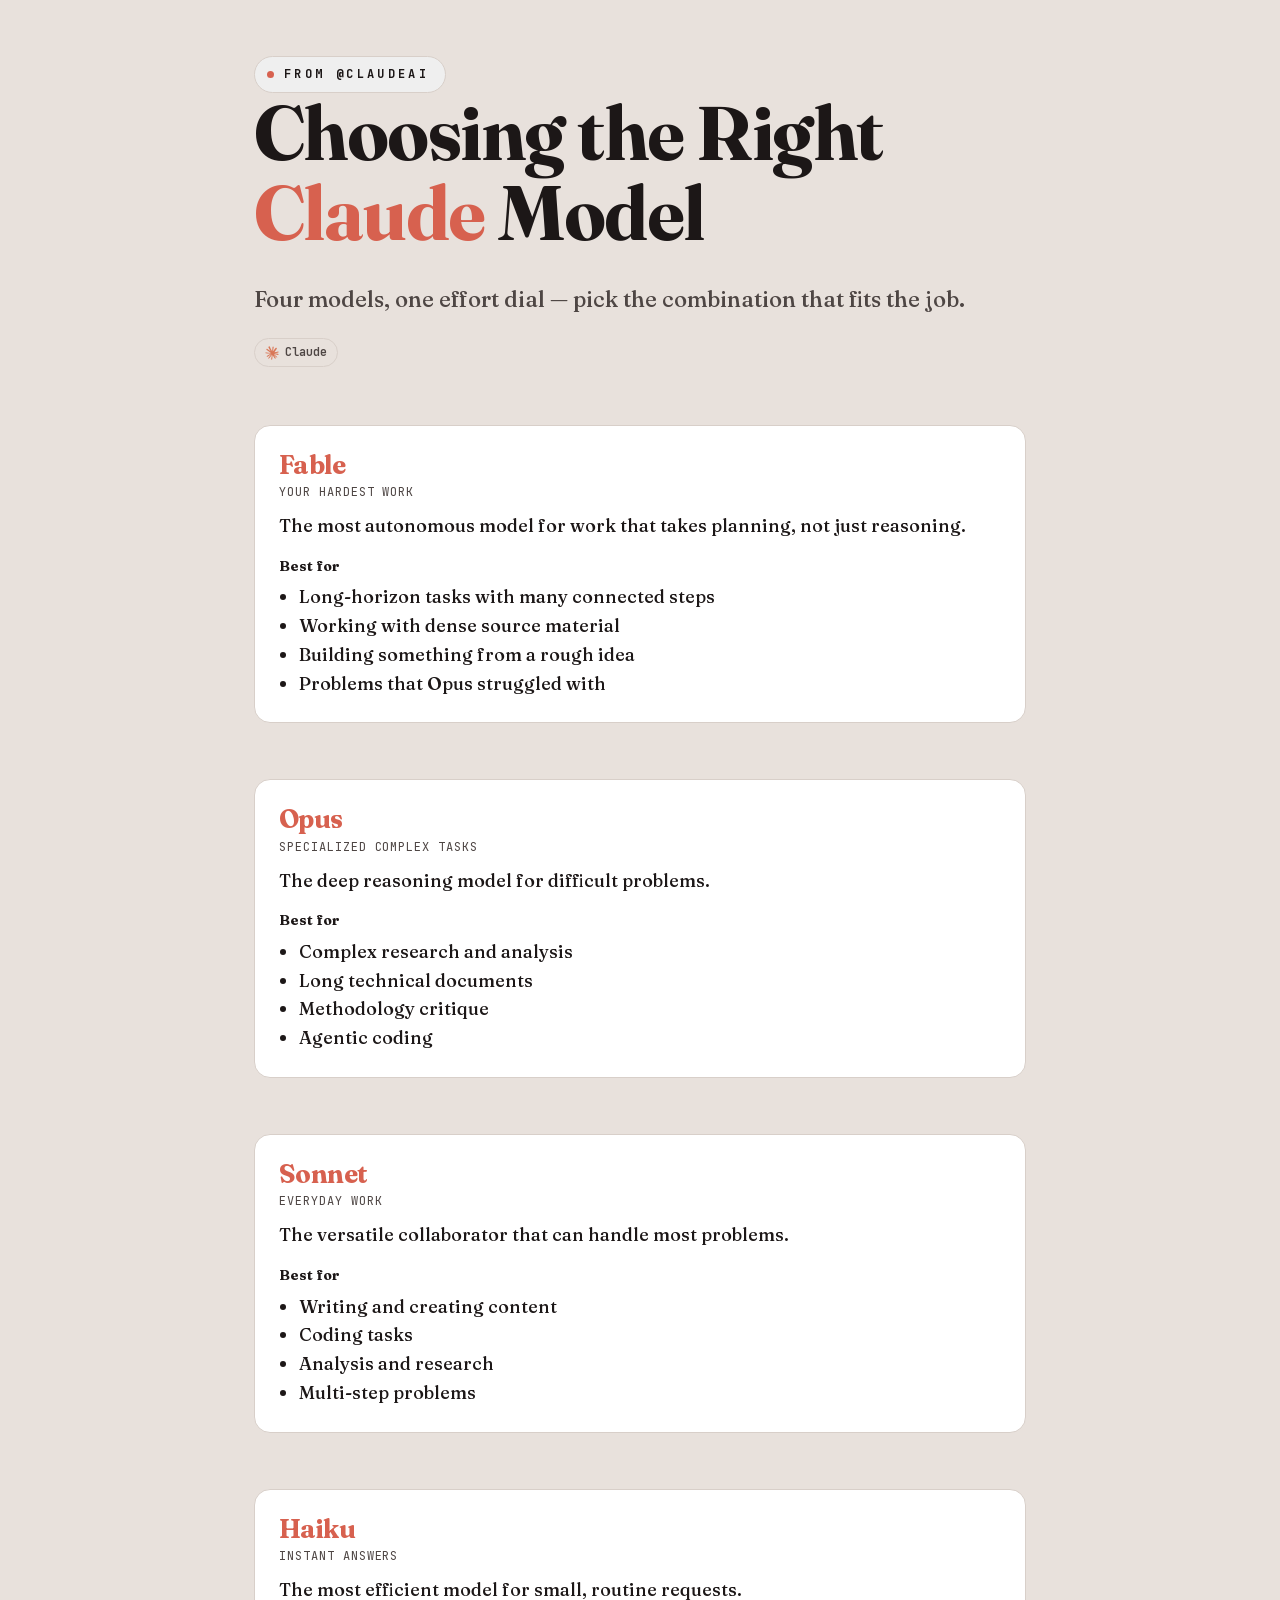
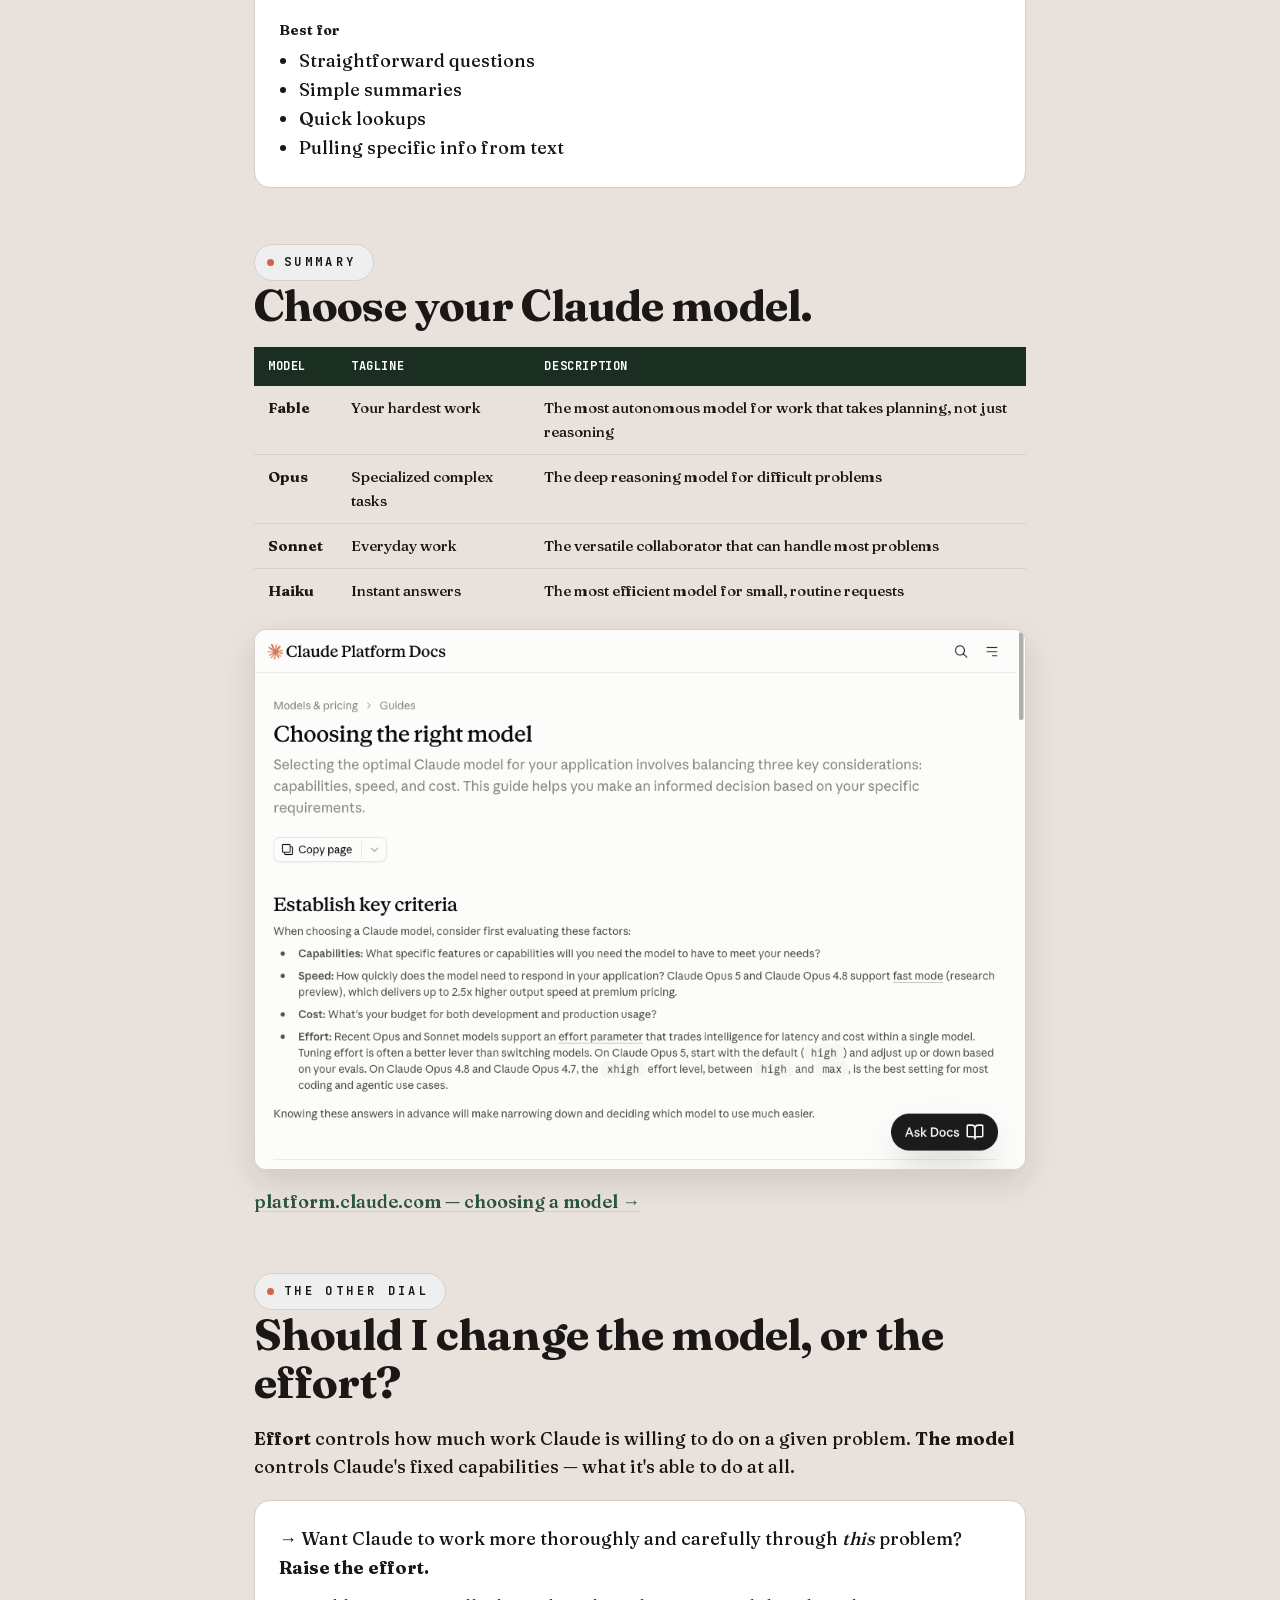
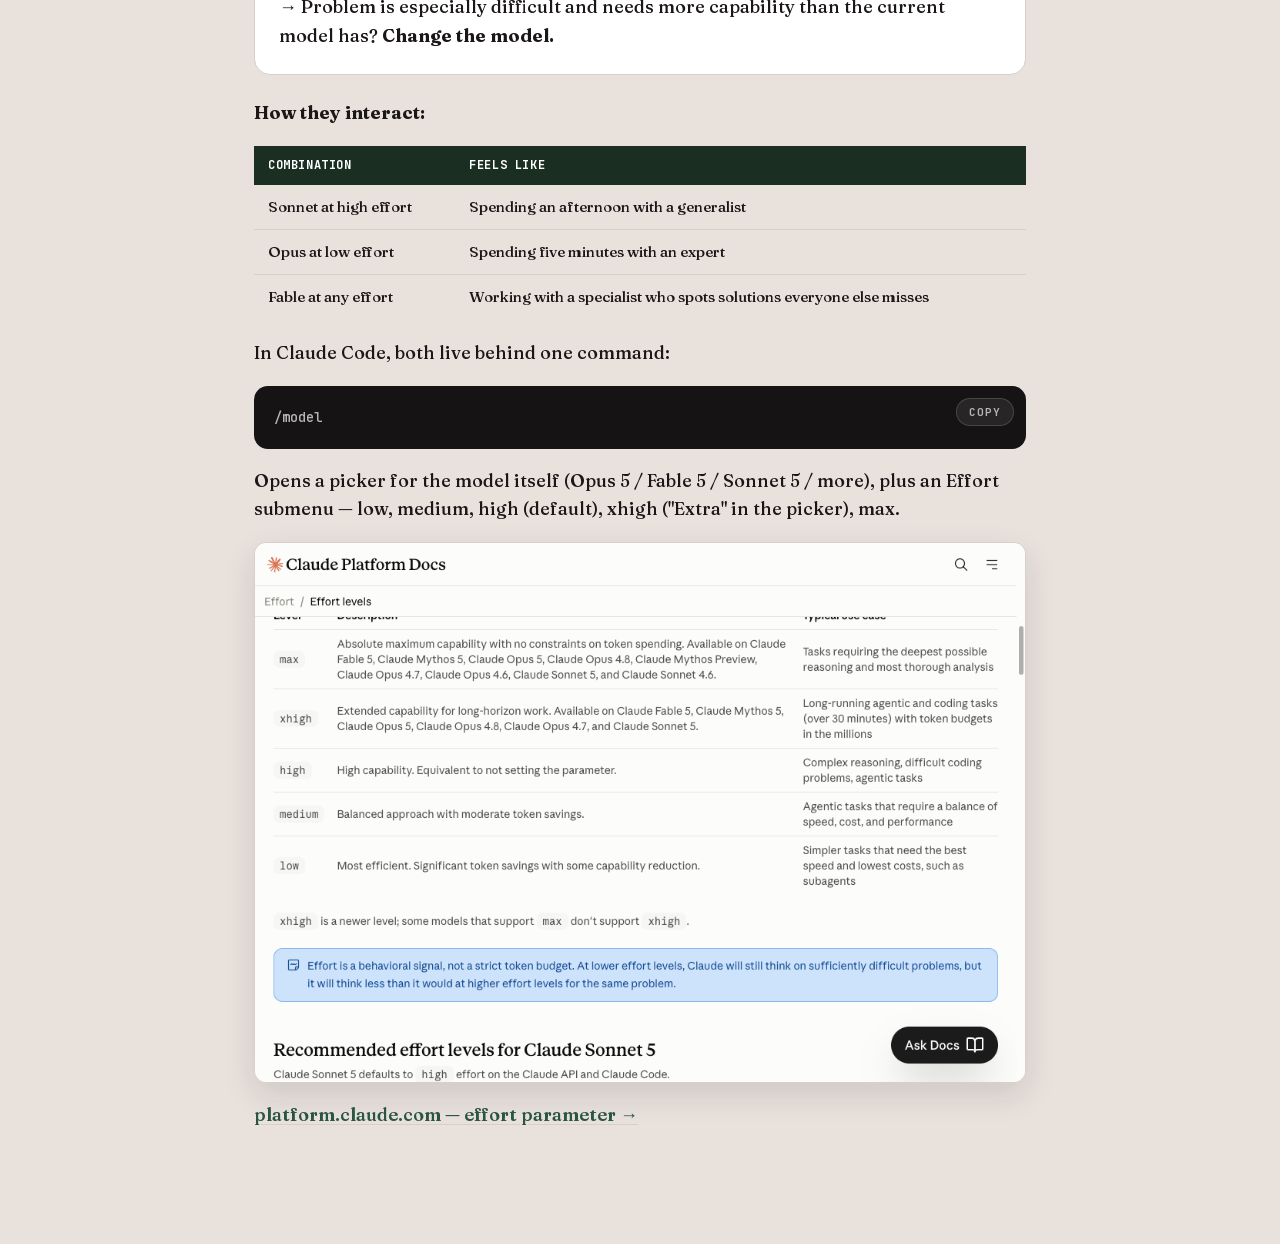
<file: claude-models/index.html>
<!doctype html>
<html lang="en">
<head>
<meta charset="utf-8">
<meta name="viewport" content="width=device-width, initial-scale=1">
<title>Choosing the Right Claude Model</title>
<link rel="stylesheet" href="../styles/grove/grove.css">
<script src="../styles/grove/grove.js" defer></script>
</head>
<body class="grove">
<div class="wrap">

  <section class="section">
    <span class="kicker">From @claudeai</span>
    <h1>Choosing the Right <span style="color:var(--grove-coral)">Claude</span> Model</h1>
    <p class="lead">Four models, one effort dial — pick the combination that fits the job.</p>
    <span class="tag"><img src="../styles/icons/anthropic.svg" alt="" width="14" height="14"> Claude</span>
  </section>

  <!-- Fable -->
  <section class="section">
    <div class="card">
      <h3 style="color:var(--grove-coral); margin-bottom:2px;">Fable</h3>
      <p class="mono" style="margin:0 0 10px; text-transform:uppercase; letter-spacing:0.08em; font-size:12px; color:var(--grove-muted);">Your hardest work</p>
      <p style="margin:0 0 14px;">The most autonomous model for work that takes planning, not just reasoning.</p>
      <p style="margin:0 0 6px; font-weight:700; font-size:14px;">Best for</p>
      <ul style="margin:0; padding-left:20px;">
        <li>Long-horizon tasks with many connected steps</li>
        <li>Working with dense source material</li>
        <li>Building something from a rough idea</li>
        <li>Problems that Opus struggled with</li>
      </ul>
    </div>
  </section>

  <!-- Opus -->
  <section class="section">
    <div class="card">
      <h3 style="color:var(--grove-coral); margin-bottom:2px;">Opus</h3>
      <p class="mono" style="margin:0 0 10px; text-transform:uppercase; letter-spacing:0.08em; font-size:12px; color:var(--grove-muted);">Specialized complex tasks</p>
      <p style="margin:0 0 14px;">The deep reasoning model for difficult problems.</p>
      <p style="margin:0 0 6px; font-weight:700; font-size:14px;">Best for</p>
      <ul style="margin:0; padding-left:20px;">
        <li>Complex research and analysis</li>
        <li>Long technical documents</li>
        <li>Methodology critique</li>
        <li>Agentic coding</li>
      </ul>
    </div>
  </section>

  <!-- Sonnet -->
  <section class="section">
    <div class="card">
      <h3 style="color:var(--grove-coral); margin-bottom:2px;">Sonnet</h3>
      <p class="mono" style="margin:0 0 10px; text-transform:uppercase; letter-spacing:0.08em; font-size:12px; color:var(--grove-muted);">Everyday work</p>
      <p style="margin:0 0 14px;">The versatile collaborator that can handle most problems.</p>
      <p style="margin:0 0 6px; font-weight:700; font-size:14px;">Best for</p>
      <ul style="margin:0; padding-left:20px;">
        <li>Writing and creating content</li>
        <li>Coding tasks</li>
        <li>Analysis and research</li>
        <li>Multi-step problems</li>
      </ul>
    </div>
  </section>

  <!-- Haiku -->
  <section class="section">
    <div class="card">
      <h3 style="color:var(--grove-coral); margin-bottom:2px;">Haiku</h3>
      <p class="mono" style="margin:0 0 10px; text-transform:uppercase; letter-spacing:0.08em; font-size:12px; color:var(--grove-muted);">Instant answers</p>
      <p style="margin:0 0 14px;">The most efficient model for small, routine requests.</p>
      <p style="margin:0 0 6px; font-weight:700; font-size:14px;">Best for</p>
      <ul style="margin:0; padding-left:20px;">
        <li>Straightforward questions</li>
        <li>Simple summaries</li>
        <li>Quick lookups</li>
        <li>Pulling specific info from text</li>
      </ul>
    </div>
  </section>

  <section class="section">
    <span class="kicker">Summary</span>
    <h2>Choose your Claude model.</h2>
    <div style="overflow-x:auto;">
    <table>
      <thead><tr><th>Model</th><th>Tagline</th><th>Description</th></tr></thead>
      <tbody>
        <tr><td><strong>Fable</strong></td><td>Your hardest work</td><td>The most autonomous model for work that takes planning, not just reasoning</td></tr>
        <tr><td><strong>Opus</strong></td><td>Specialized complex tasks</td><td>The deep reasoning model for difficult problems</td></tr>
        <tr><td><strong>Sonnet</strong></td><td>Everyday work</td><td>The versatile collaborator that can handle most problems</td></tr>
        <tr><td><strong>Haiku</strong></td><td>Instant answers</td><td>The most efficient model for small, routine requests</td></tr>
      </tbody>
    </table>
    </div>
    <div class="screenshot">
      <img src="assets/screenshots/choosing-a-model.png" alt="Claude Platform Docs — Choosing the right model" loading="lazy">
    </div>
    <p><a href="https://platform.claude.com/docs/en/about-claude/models/choosing-a-model">platform.claude.com — choosing a model →</a></p>
  </section>

  <section class="section">
    <span class="kicker">The Other Dial</span>
    <h2>Should I change the model, or the effort?</h2>
    <p><strong>Effort</strong> controls how much work Claude is willing to do on a given problem. <strong>The model</strong> controls Claude's fixed capabilities — what it's able to do at all.</p>
    <div class="card" style="margin:16px 0;">
      <p style="margin:0 0 10px;">→ Want Claude to work more thoroughly and carefully through <em>this</em> problem? <strong>Raise the effort.</strong></p>
      <p style="margin:0;">→ Problem is especially difficult and needs more capability than the current model has? <strong>Change the model.</strong></p>
    </div>

    <p style="margin-top:24px;"><strong>How they interact:</strong></p>
    <div style="overflow-x:auto;">
    <table>
      <thead><tr><th>Combination</th><th>Feels like</th></tr></thead>
      <tbody>
        <tr><td>Sonnet at high effort</td><td>Spending an afternoon with a generalist</td></tr>
        <tr><td>Opus at low effort</td><td>Spending five minutes with an expert</td></tr>
        <tr><td>Fable at any effort</td><td>Working with a specialist who spots solutions everyone else misses</td></tr>
      </tbody>
    </table>
    </div>

    <p style="margin-top:20px;">In Claude Code, both live behind one command:</p>
    <div class="code-block">
      <button class="copy-btn" type="button">Copy</button>
      <pre>/model</pre>
    </div>
    <p>Opens a picker for the model itself (Opus 5 / Fable 5 / Sonnet 5 / more), plus an <span class="mono-cell">Effort</span> submenu — <span class="mono-cell">low</span>, <span class="mono-cell">medium</span>, <span class="mono-cell">high</span> (default), <span class="mono-cell">xhigh</span> ("Extra" in the picker), <span class="mono-cell">max</span>.</p>
    <div class="screenshot">
      <img src="assets/screenshots/effort-parameter.png" alt="Claude Platform Docs — Effort levels table" loading="lazy">
    </div>
    <p><a href="https://platform.claude.com/docs/en/build-with-claude/effort">platform.claude.com — effort parameter →</a></p>
  </section>

</div>
</body>
</html>
</file>
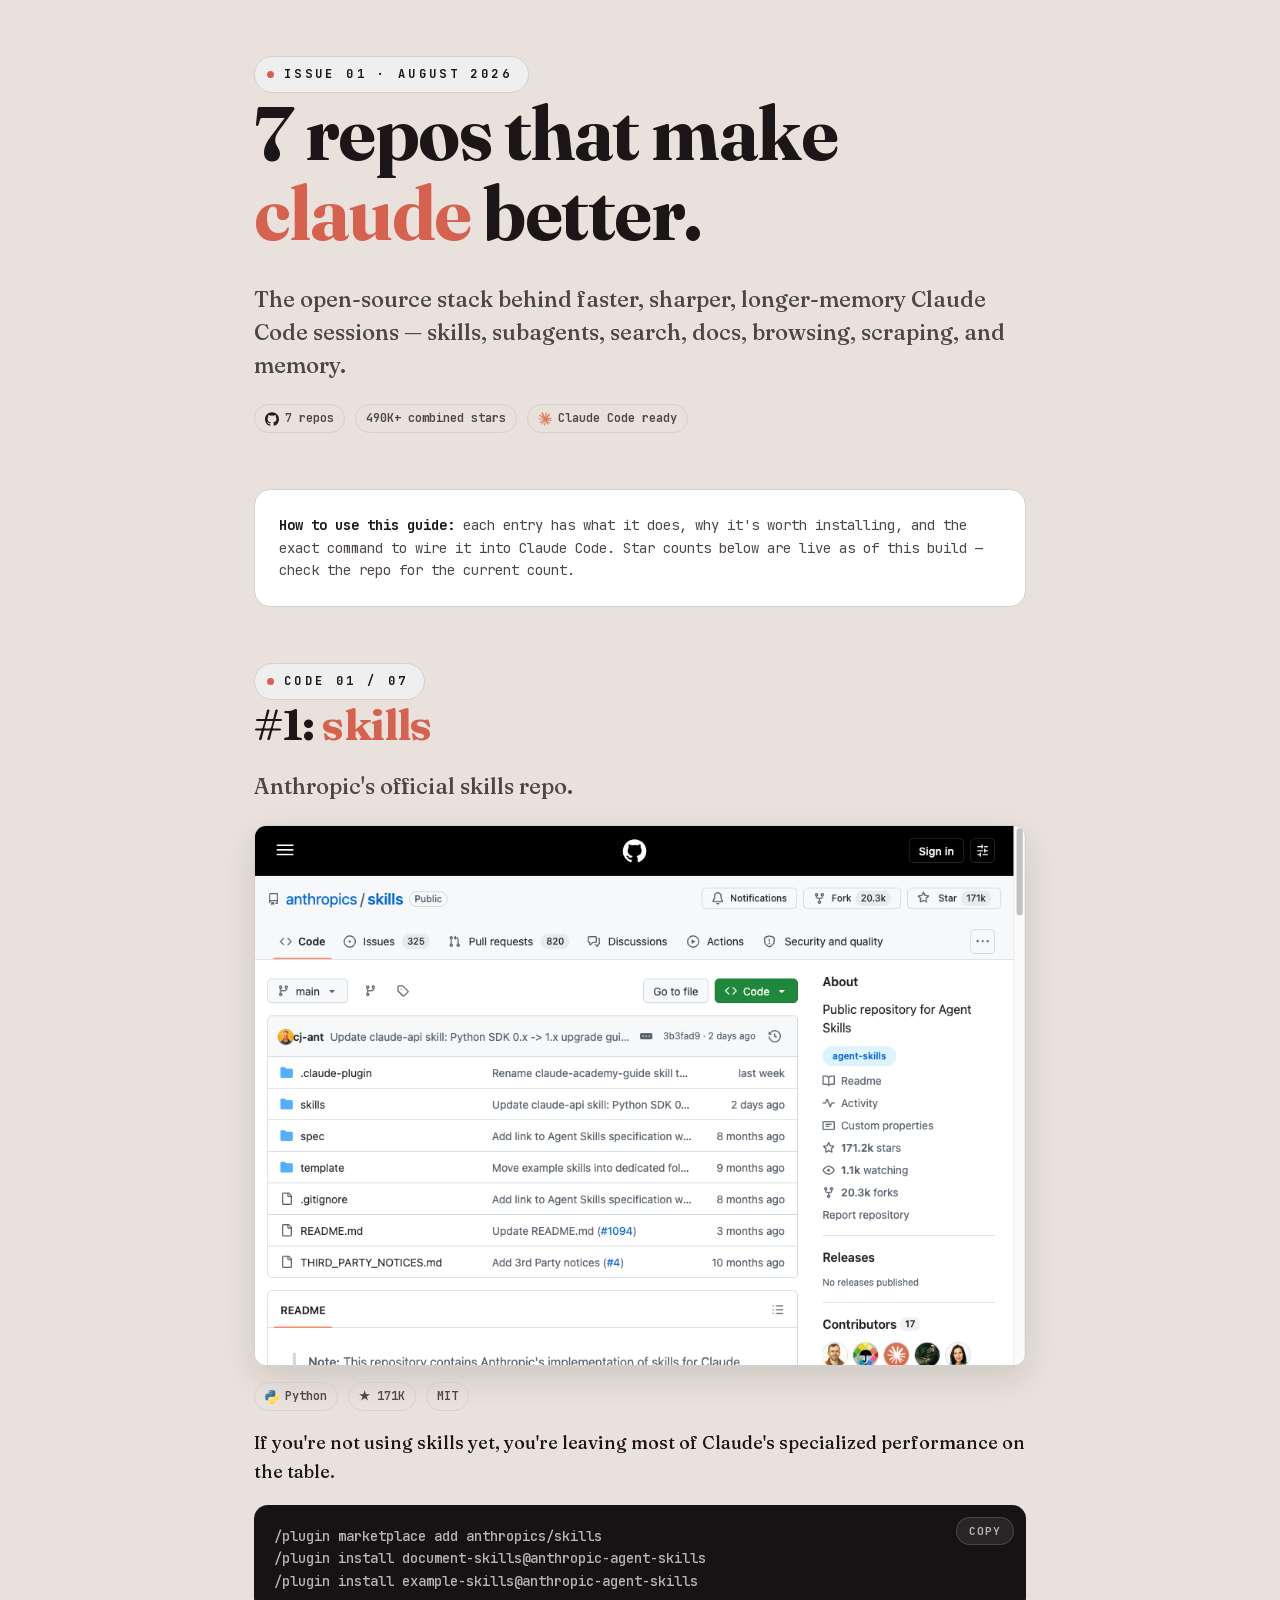
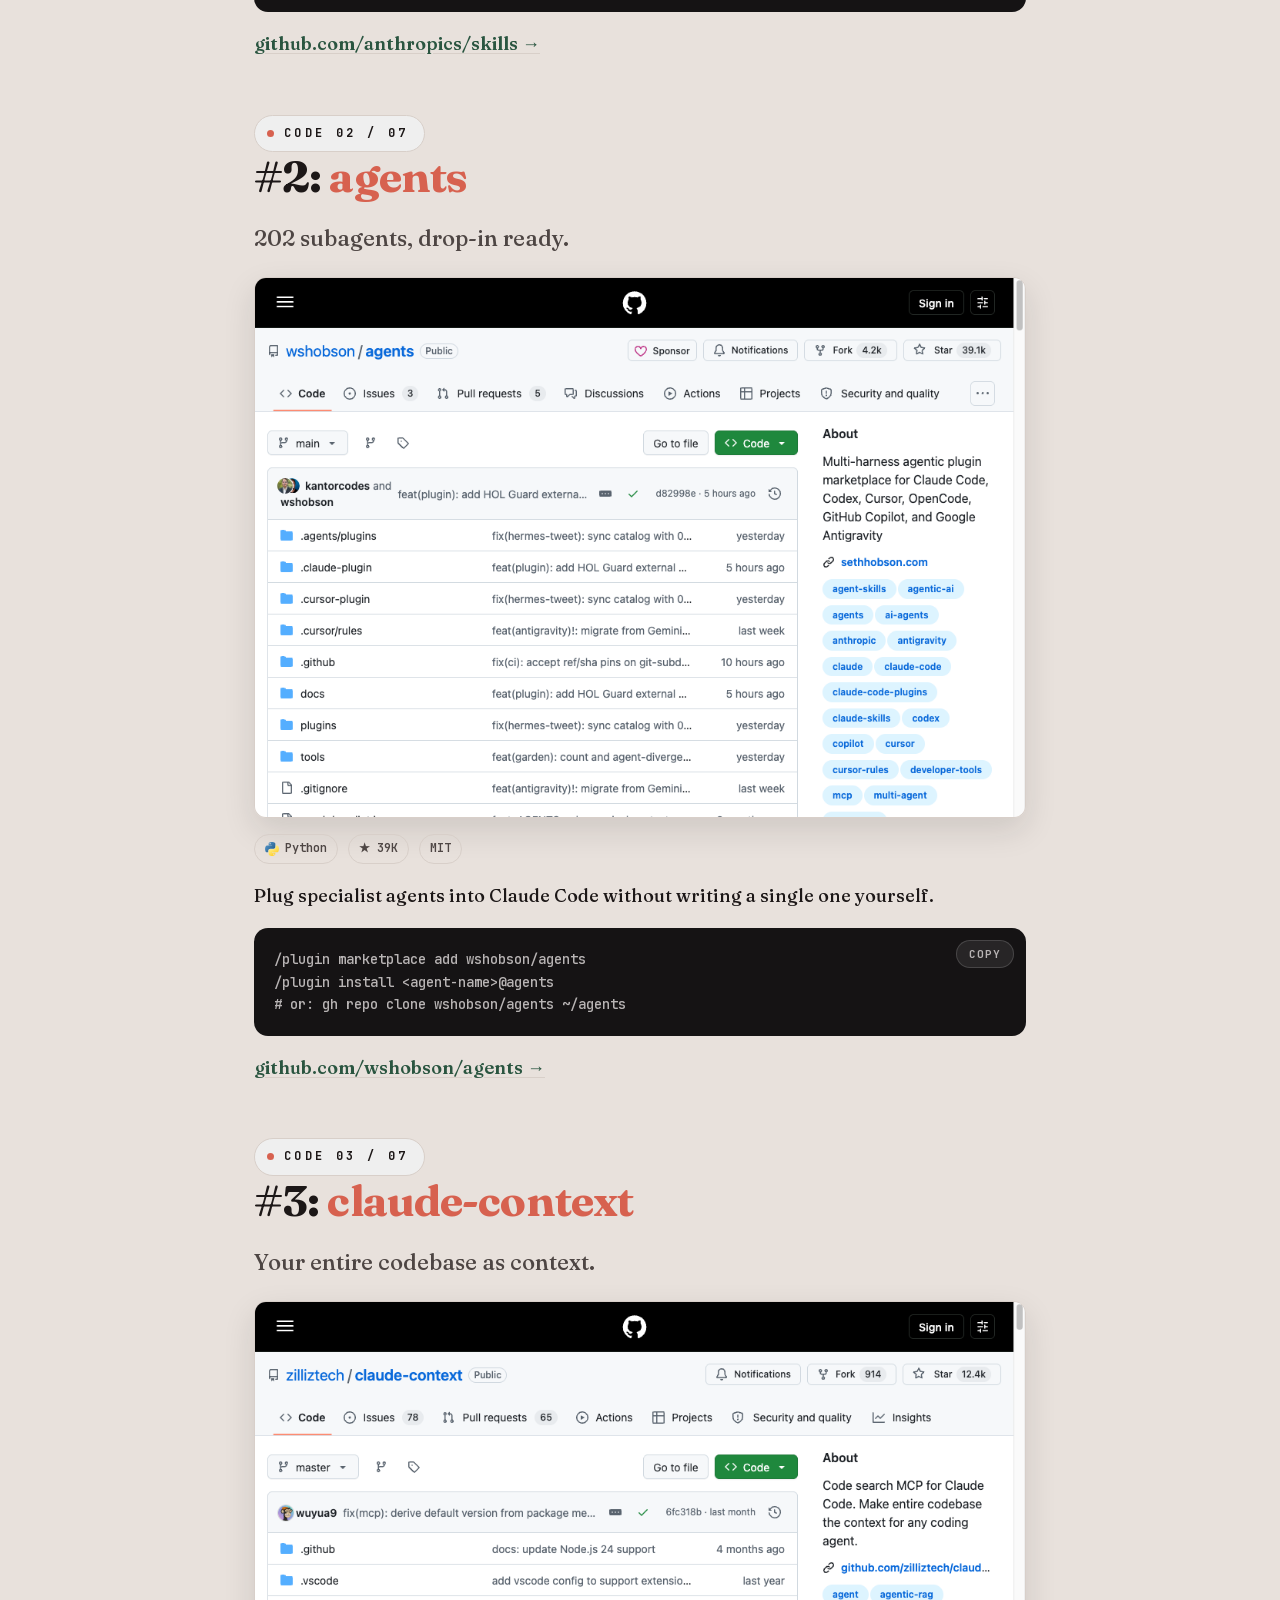
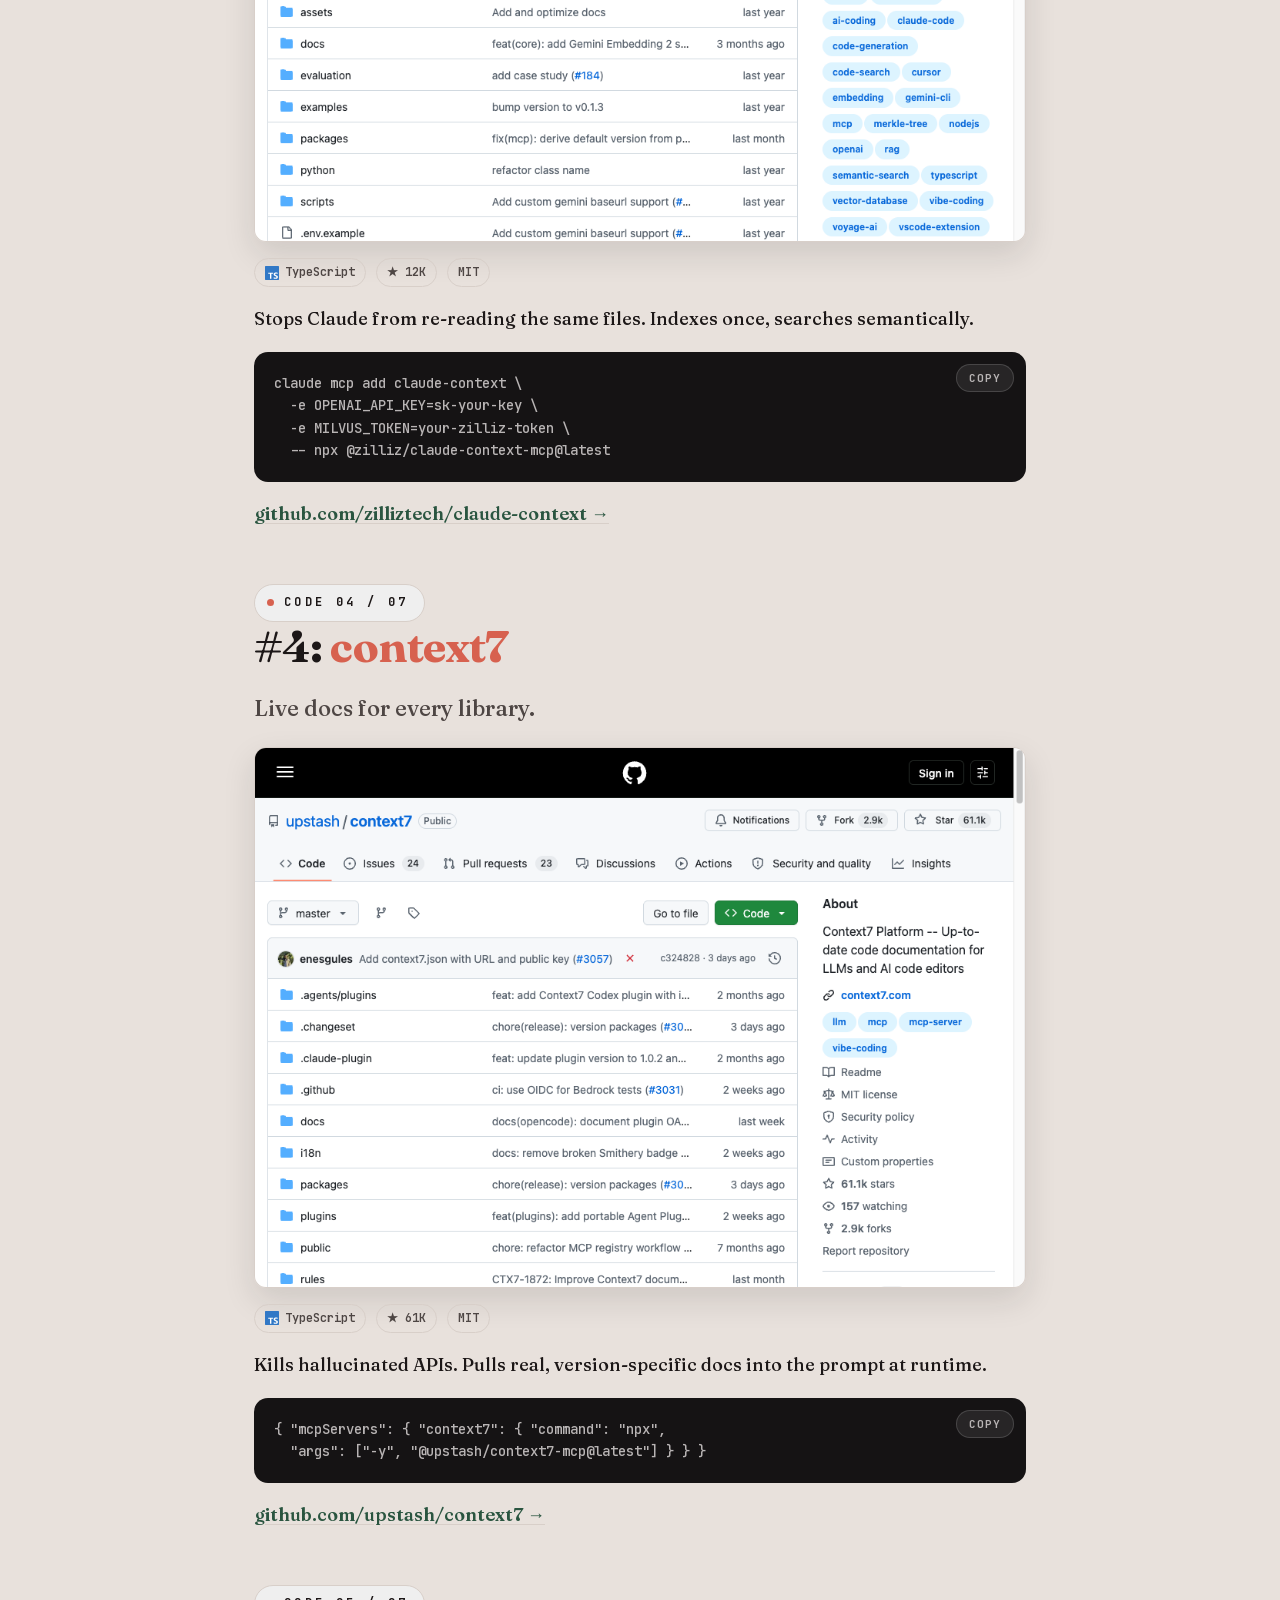
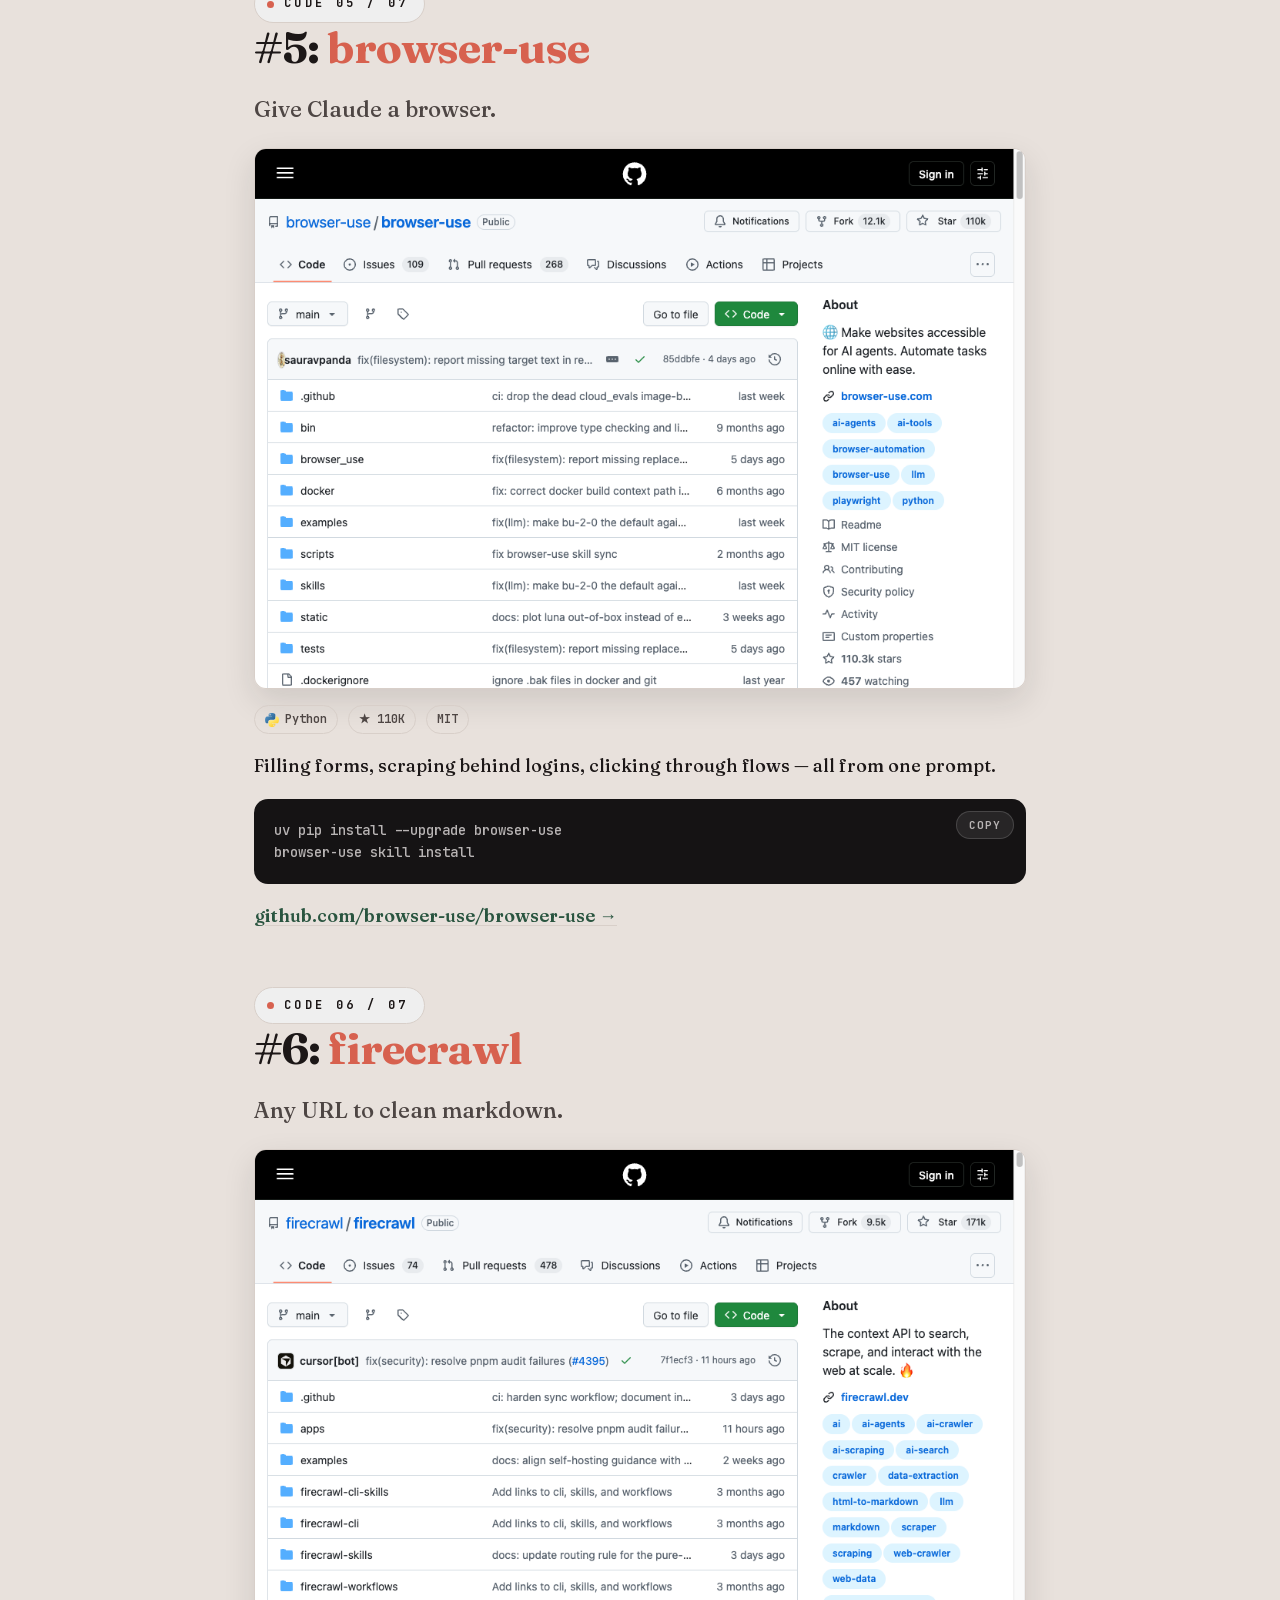
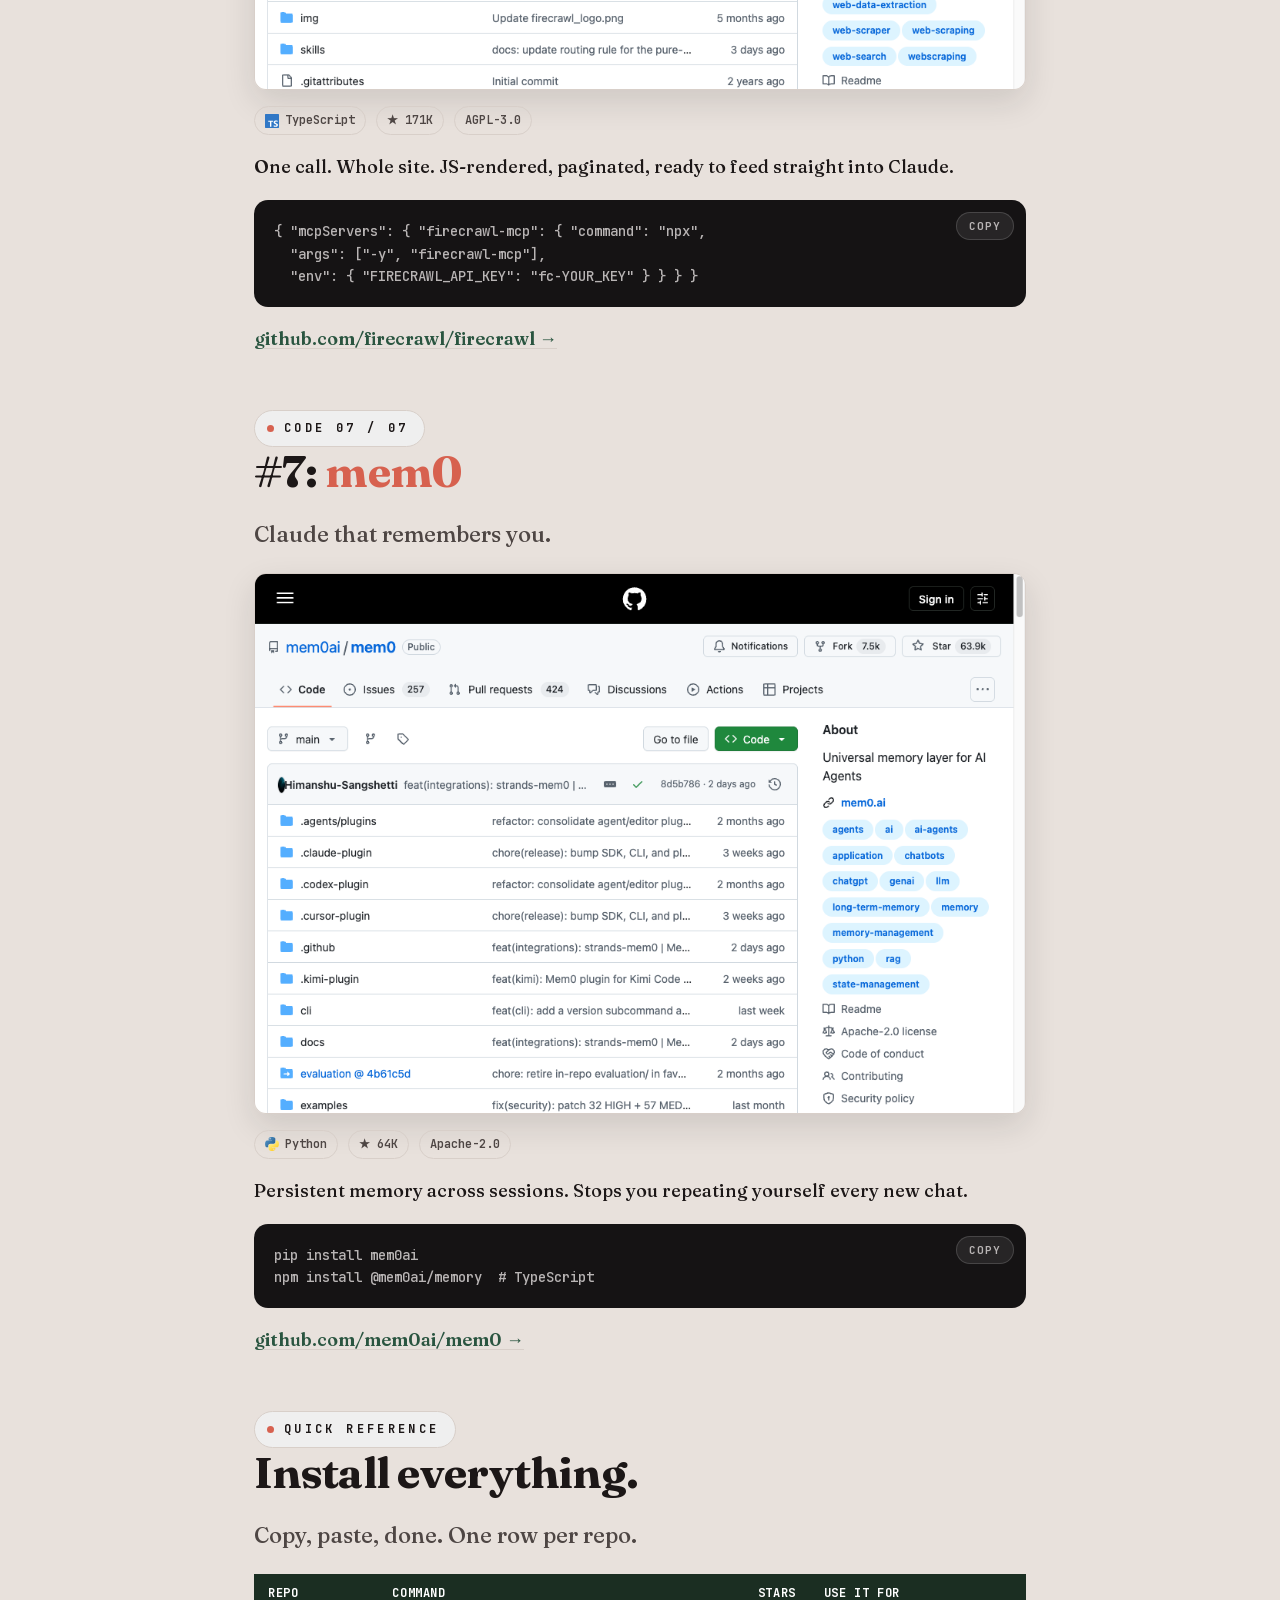
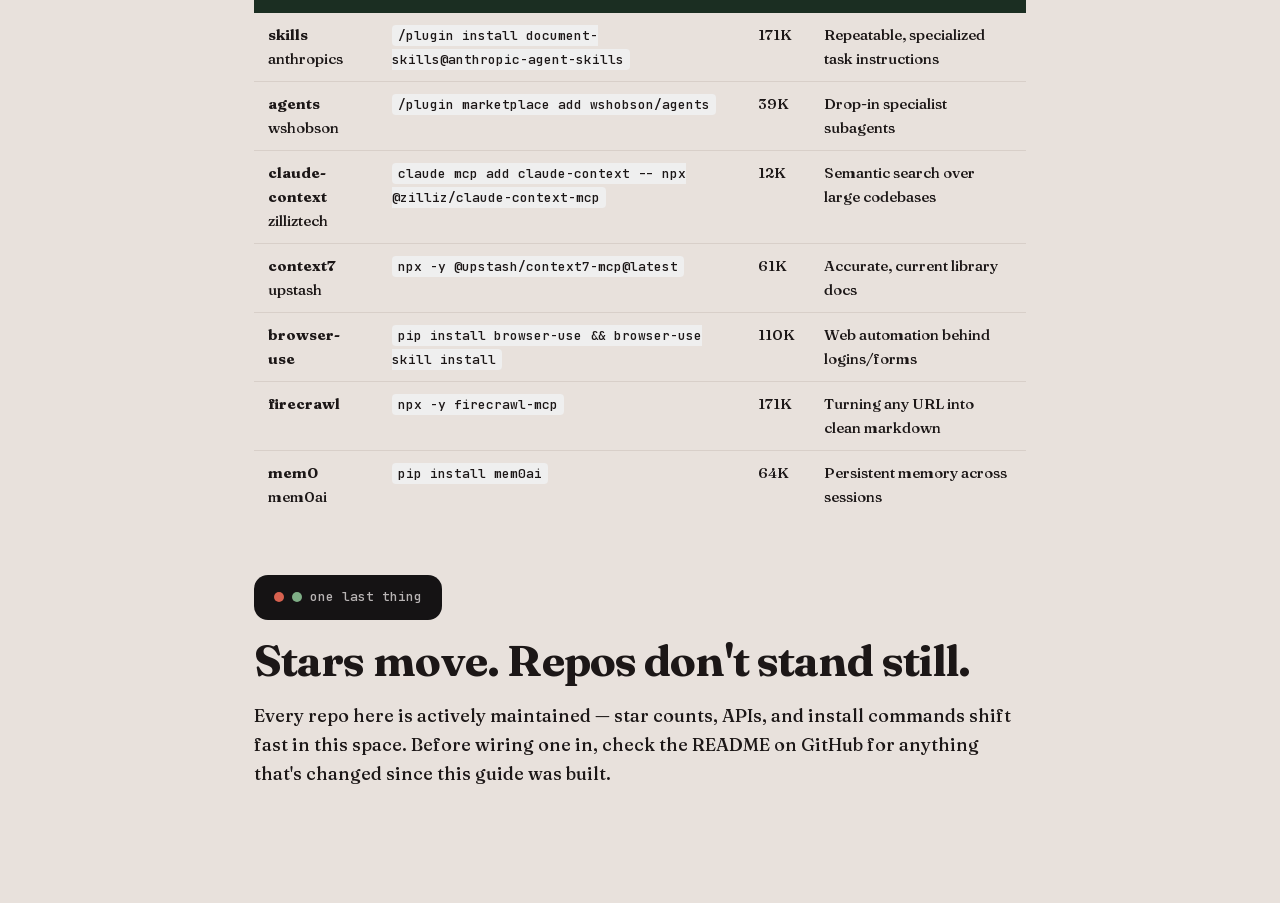
<file: claude-toolkit/index.html>
<!doctype html>
<html lang="en">
<head>
<meta charset="utf-8">
<meta name="viewport" content="width=device-width, initial-scale=1">
<title>The Claude Toolkit — 7 Repos That Make Claude Better</title>
<link rel="stylesheet" href="../styles/grove/grove.css">
<script src="../styles/grove/grove.js" defer></script>
</head>
<body class="grove">
<div class="wrap">

  <section class="section">
    <span class="kicker">Issue 01 · August 2026</span>
    <h1>7 repos that make <span style="color:var(--grove-coral)">claude</span> better.</h1>
    <p class="lead">The open-source stack behind faster, sharper, longer-memory Claude Code sessions — skills, subagents, search, docs, browsing, scraping, and memory.</p>
    <div style="display:flex; gap:10px; flex-wrap:wrap; margin-top:8px;">
      <span class="tag"><img src="../styles/icons/github.svg" alt="" width="14" height="14"> 7 repos</span>
      <span class="tag">490K+ combined stars</span>
      <span class="tag"><img src="../styles/icons/anthropic.svg" alt="" width="14" height="14"> Claude Code ready</span>
    </div>
  </section>

  <section class="section">
    <div class="card mono" style="font-size:14px; color:var(--grove-muted);">
      <strong style="color:var(--grove-ink);">How to use this guide:</strong> each entry has what it does, why it's worth installing, and the exact command to wire it into Claude Code. Star counts below are live as of this build — check the repo for the current count.
    </div>
  </section>

  <!-- 01 skills -->
  <section class="section">
    <span class="kicker">Code 01 / 07</span>
    <h2>#1: <span style="color:var(--grove-coral)">skills</span></h2>
    <p class="lead">Anthropic's official skills repo.</p>
    <div class="screenshot">
      <img src="assets/screenshots/anthropics-skills.png" alt="anthropics/skills repository on GitHub" loading="lazy">
    </div>
    <div style="display:flex; gap:10px; flex-wrap:wrap; margin:14px 0;">
      <span class="tag"><img src="../styles/icons/python.svg" alt="" width="14" height="14"> Python</span>
      <span class="tag">★ 171K</span>
      <span class="tag">MIT</span>
    </div>
    <p>If you're not using skills yet, you're leaving most of Claude's specialized performance on the table.</p>
    <div class="code-block">
      <button class="copy-btn" type="button">Copy</button>
      <pre>/plugin marketplace add anthropics/skills
/plugin install document-skills@anthropic-agent-skills
/plugin install example-skills@anthropic-agent-skills</pre>
    </div>
    <p><a href="https://github.com/anthropics/skills">github.com/anthropics/skills →</a></p>
  </section>

  <!-- 02 agents -->
  <section class="section">
    <span class="kicker">Code 02 / 07</span>
    <h2>#2: <span style="color:var(--grove-coral)">agents</span></h2>
    <p class="lead">202 subagents, drop-in ready.</p>
    <div class="screenshot">
      <img src="assets/screenshots/wshobson-agents.png" alt="wshobson/agents repository on GitHub" loading="lazy">
    </div>
    <div style="display:flex; gap:10px; flex-wrap:wrap; margin:14px 0;">
      <span class="tag"><img src="../styles/icons/python.svg" alt="" width="14" height="14"> Python</span>
      <span class="tag">★ 39K</span>
      <span class="tag">MIT</span>
    </div>
    <p>Plug specialist agents into Claude Code without writing a single one yourself.</p>
    <div class="code-block">
      <button class="copy-btn" type="button">Copy</button>
      <pre>/plugin marketplace add wshobson/agents
/plugin install &lt;agent-name&gt;@agents
# or: gh repo clone wshobson/agents ~/agents</pre>
    </div>
    <p><a href="https://github.com/wshobson/agents">github.com/wshobson/agents →</a></p>
  </section>

  <!-- 03 claude-context -->
  <section class="section">
    <span class="kicker">Code 03 / 07</span>
    <h2>#3: <span style="color:var(--grove-coral)">claude-context</span></h2>
    <p class="lead">Your entire codebase as context.</p>
    <div class="screenshot">
      <img src="assets/screenshots/zilliztech-claude-context.png" alt="zilliztech/claude-context repository on GitHub" loading="lazy">
    </div>
    <div style="display:flex; gap:10px; flex-wrap:wrap; margin:14px 0;">
      <span class="tag"><img src="../styles/icons/typescript.svg" alt="" width="14" height="14"> TypeScript</span>
      <span class="tag">★ 12K</span>
      <span class="tag">MIT</span>
    </div>
    <p>Stops Claude from re-reading the same files. Indexes once, searches semantically.</p>
    <div class="code-block">
      <button class="copy-btn" type="button">Copy</button>
      <pre>claude mcp add claude-context \
  -e OPENAI_API_KEY=sk-your-key \
  -e MILVUS_TOKEN=your-zilliz-token \
  -- npx @zilliz/claude-context-mcp@latest</pre>
    </div>
    <p><a href="https://github.com/zilliztech/claude-context">github.com/zilliztech/claude-context →</a></p>
  </section>

  <!-- 04 context7 -->
  <section class="section">
    <span class="kicker">Code 04 / 07</span>
    <h2>#4: <span style="color:var(--grove-coral)">context7</span></h2>
    <p class="lead">Live docs for every library.</p>
    <div class="screenshot">
      <img src="assets/screenshots/upstash-context7.png" alt="upstash/context7 repository on GitHub" loading="lazy">
    </div>
    <div style="display:flex; gap:10px; flex-wrap:wrap; margin:14px 0;">
      <span class="tag"><img src="../styles/icons/typescript.svg" alt="" width="14" height="14"> TypeScript</span>
      <span class="tag">★ 61K</span>
      <span class="tag">MIT</span>
    </div>
    <p>Kills hallucinated APIs. Pulls real, version-specific docs into the prompt at runtime.</p>
    <div class="code-block">
      <button class="copy-btn" type="button">Copy</button>
      <pre>{ "mcpServers": { "context7": { "command": "npx",
  "args": ["-y", "@upstash/context7-mcp@latest"] } } }</pre>
    </div>
    <p><a href="https://github.com/upstash/context7">github.com/upstash/context7 →</a></p>
  </section>

  <!-- 05 browser-use -->
  <section class="section">
    <span class="kicker">Code 05 / 07</span>
    <h2>#5: <span style="color:var(--grove-coral)">browser-use</span></h2>
    <p class="lead">Give Claude a browser.</p>
    <div class="screenshot">
      <img src="assets/screenshots/browser-use.png" alt="browser-use/browser-use repository on GitHub" loading="lazy">
    </div>
    <div style="display:flex; gap:10px; flex-wrap:wrap; margin:14px 0;">
      <span class="tag"><img src="../styles/icons/python.svg" alt="" width="14" height="14"> Python</span>
      <span class="tag">★ 110K</span>
      <span class="tag">MIT</span>
    </div>
    <p>Filling forms, scraping behind logins, clicking through flows — all from one prompt.</p>
    <div class="code-block">
      <button class="copy-btn" type="button">Copy</button>
      <pre>uv pip install --upgrade browser-use
browser-use skill install</pre>
    </div>
    <p><a href="https://github.com/browser-use/browser-use">github.com/browser-use/browser-use →</a></p>
  </section>

  <!-- 06 firecrawl -->
  <section class="section">
    <span class="kicker">Code 06 / 07</span>
    <h2>#6: <span style="color:var(--grove-coral)">firecrawl</span></h2>
    <p class="lead">Any URL to clean markdown.</p>
    <div class="screenshot">
      <img src="assets/screenshots/firecrawl.png" alt="firecrawl/firecrawl repository on GitHub" loading="lazy">
    </div>
    <div style="display:flex; gap:10px; flex-wrap:wrap; margin:14px 0;">
      <span class="tag"><img src="../styles/icons/typescript.svg" alt="" width="14" height="14"> TypeScript</span>
      <span class="tag">★ 171K</span>
      <span class="tag">AGPL-3.0</span>
    </div>
    <p>One call. Whole site. JS-rendered, paginated, ready to feed straight into Claude.</p>
    <div class="code-block">
      <button class="copy-btn" type="button">Copy</button>
      <pre>{ "mcpServers": { "firecrawl-mcp": { "command": "npx",
  "args": ["-y", "firecrawl-mcp"],
  "env": { "FIRECRAWL_API_KEY": "fc-YOUR_KEY" } } } }</pre>
    </div>
    <p><a href="https://github.com/firecrawl/firecrawl">github.com/firecrawl/firecrawl →</a></p>
  </section>

  <!-- 07 mem0 -->
  <section class="section">
    <span class="kicker">Code 07 / 07</span>
    <h2>#7: <span style="color:var(--grove-coral)">mem0</span></h2>
    <p class="lead">Claude that remembers you.</p>
    <div class="screenshot">
      <img src="assets/screenshots/mem0.png" alt="mem0ai/mem0 repository on GitHub" loading="lazy">
    </div>
    <div style="display:flex; gap:10px; flex-wrap:wrap; margin:14px 0;">
      <span class="tag"><img src="../styles/icons/python.svg" alt="" width="14" height="14"> Python</span>
      <span class="tag">★ 64K</span>
      <span class="tag">Apache-2.0</span>
    </div>
    <p>Persistent memory across sessions. Stops you repeating yourself every new chat.</p>
    <div class="code-block">
      <button class="copy-btn" type="button">Copy</button>
      <pre>pip install mem0ai
npm install @mem0ai/memory  # TypeScript</pre>
    </div>
    <p><a href="https://github.com/mem0ai/mem0">github.com/mem0ai/mem0 →</a></p>
  </section>

  <section class="section">
    <span class="kicker">Quick Reference</span>
    <h2>Install everything.</h2>
    <p class="lead">Copy, paste, done. One row per repo.</p>
    <div style="overflow-x:auto;">
    <table>
      <thead>
        <tr><th>Repo</th><th>Command</th><th>Stars</th><th>Use it for</th></tr>
      </thead>
      <tbody>
        <tr><td><strong>skills</strong><br>anthropics</td><td><span class="mono-cell">/plugin install document-skills@anthropic-agent-skills</span></td><td>171K</td><td>Repeatable, specialized task instructions</td></tr>
        <tr><td><strong>agents</strong><br>wshobson</td><td><span class="mono-cell">/plugin marketplace add wshobson/agents</span></td><td>39K</td><td>Drop-in specialist subagents</td></tr>
        <tr><td><strong>claude-context</strong><br>zilliztech</td><td><span class="mono-cell">claude mcp add claude-context -- npx @zilliz/claude-context-mcp</span></td><td>12K</td><td>Semantic search over large codebases</td></tr>
        <tr><td><strong>context7</strong><br>upstash</td><td><span class="mono-cell">npx -y @upstash/context7-mcp@latest</span></td><td>61K</td><td>Accurate, current library docs</td></tr>
        <tr><td><strong>browser-use</strong></td><td><span class="mono-cell">pip install browser-use && browser-use skill install</span></td><td>110K</td><td>Web automation behind logins/forms</td></tr>
        <tr><td><strong>firecrawl</strong></td><td><span class="mono-cell">npx -y firecrawl-mcp</span></td><td>171K</td><td>Turning any URL into clean markdown</td></tr>
        <tr><td><strong>mem0</strong><br>mem0ai</td><td><span class="mono-cell">pip install mem0ai</span></td><td>64K</td><td>Persistent memory across sessions</td></tr>
      </tbody>
    </table>
    </div>
  </section>

  <section class="section">
    <div class="terminal" style="width:auto; display:inline-flex;">
      <span class="dot" style="background:var(--grove-coral)"></span><span class="dot" style="background:var(--grove-sage)"></span>
      one last thing
    </div>
    <h2 style="margin-top:16px;">Stars move. Repos don't stand still.</h2>
    <p>Every repo here is actively maintained — star counts, APIs, and install commands shift fast in this space. Before wiring one in, check the README on GitHub for anything that's changed since this guide was built.</p>
  </section>

</div>
</body>
</html>
</file>
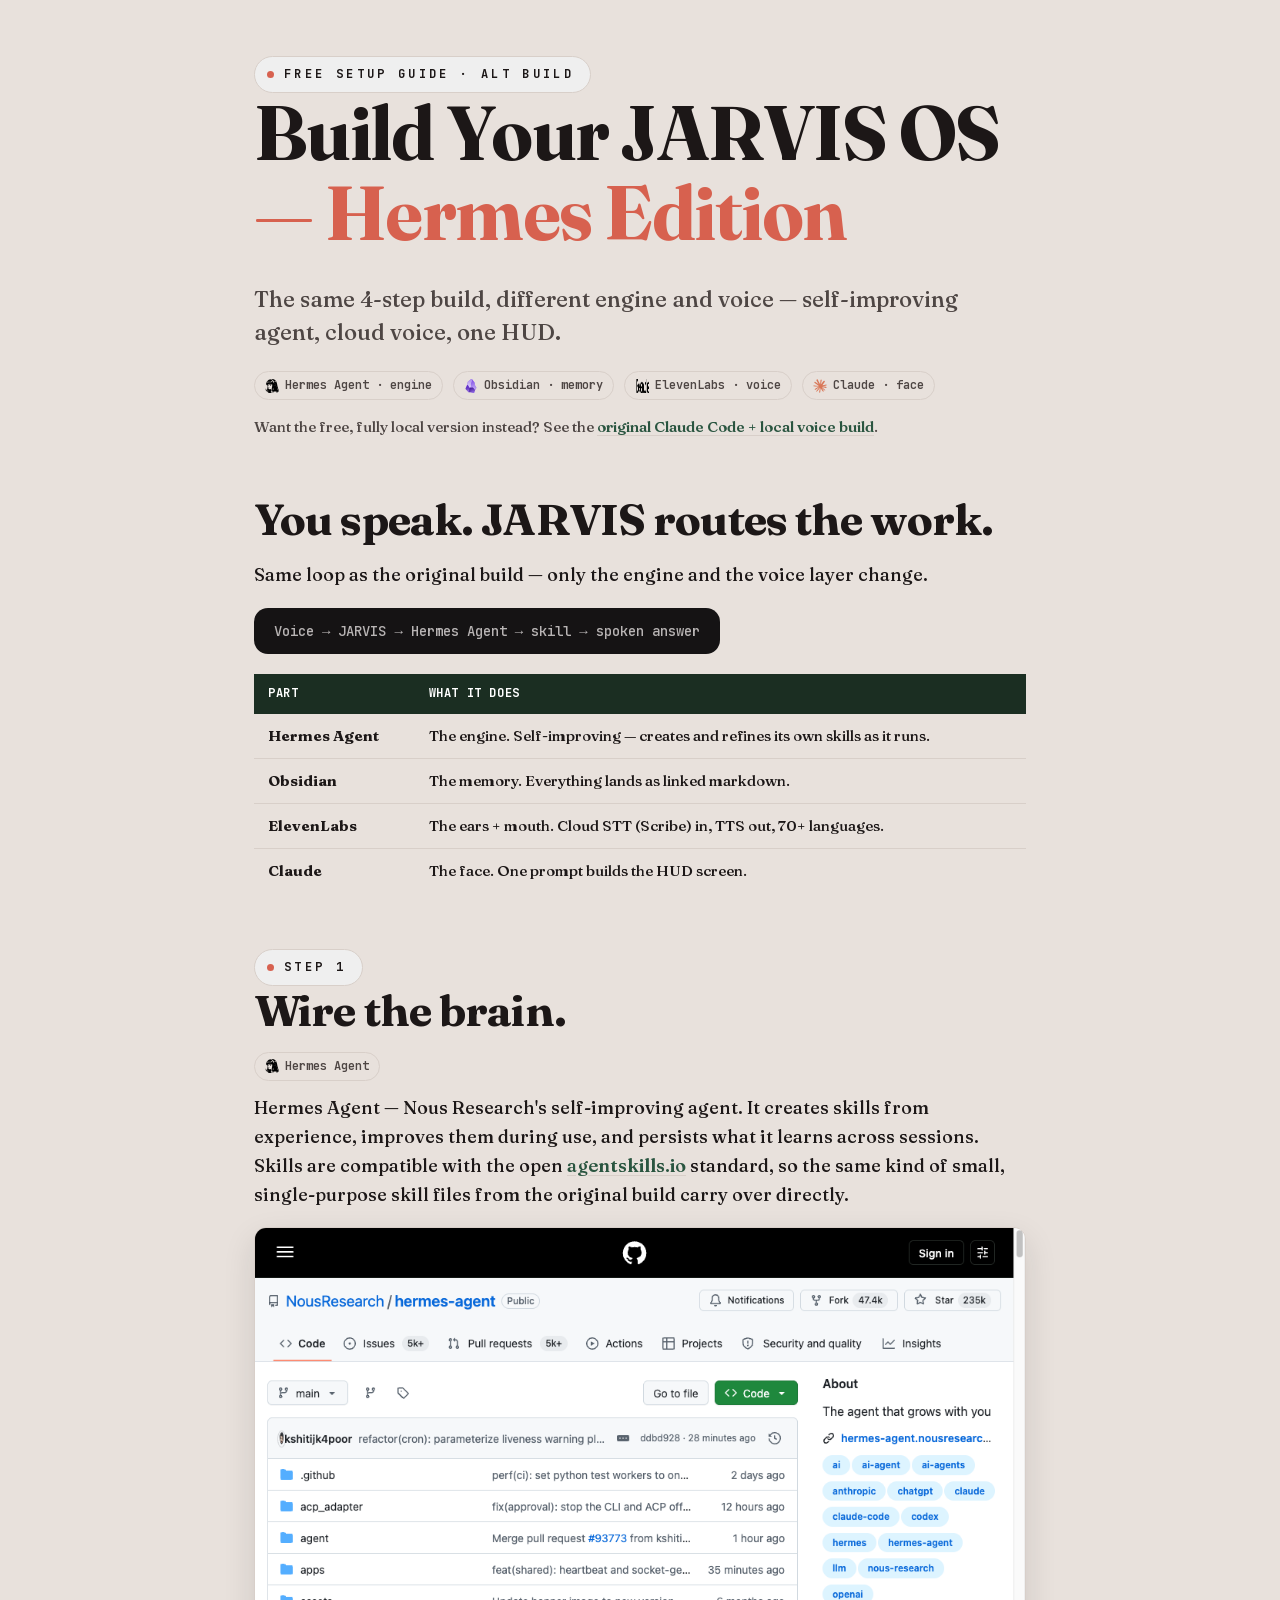
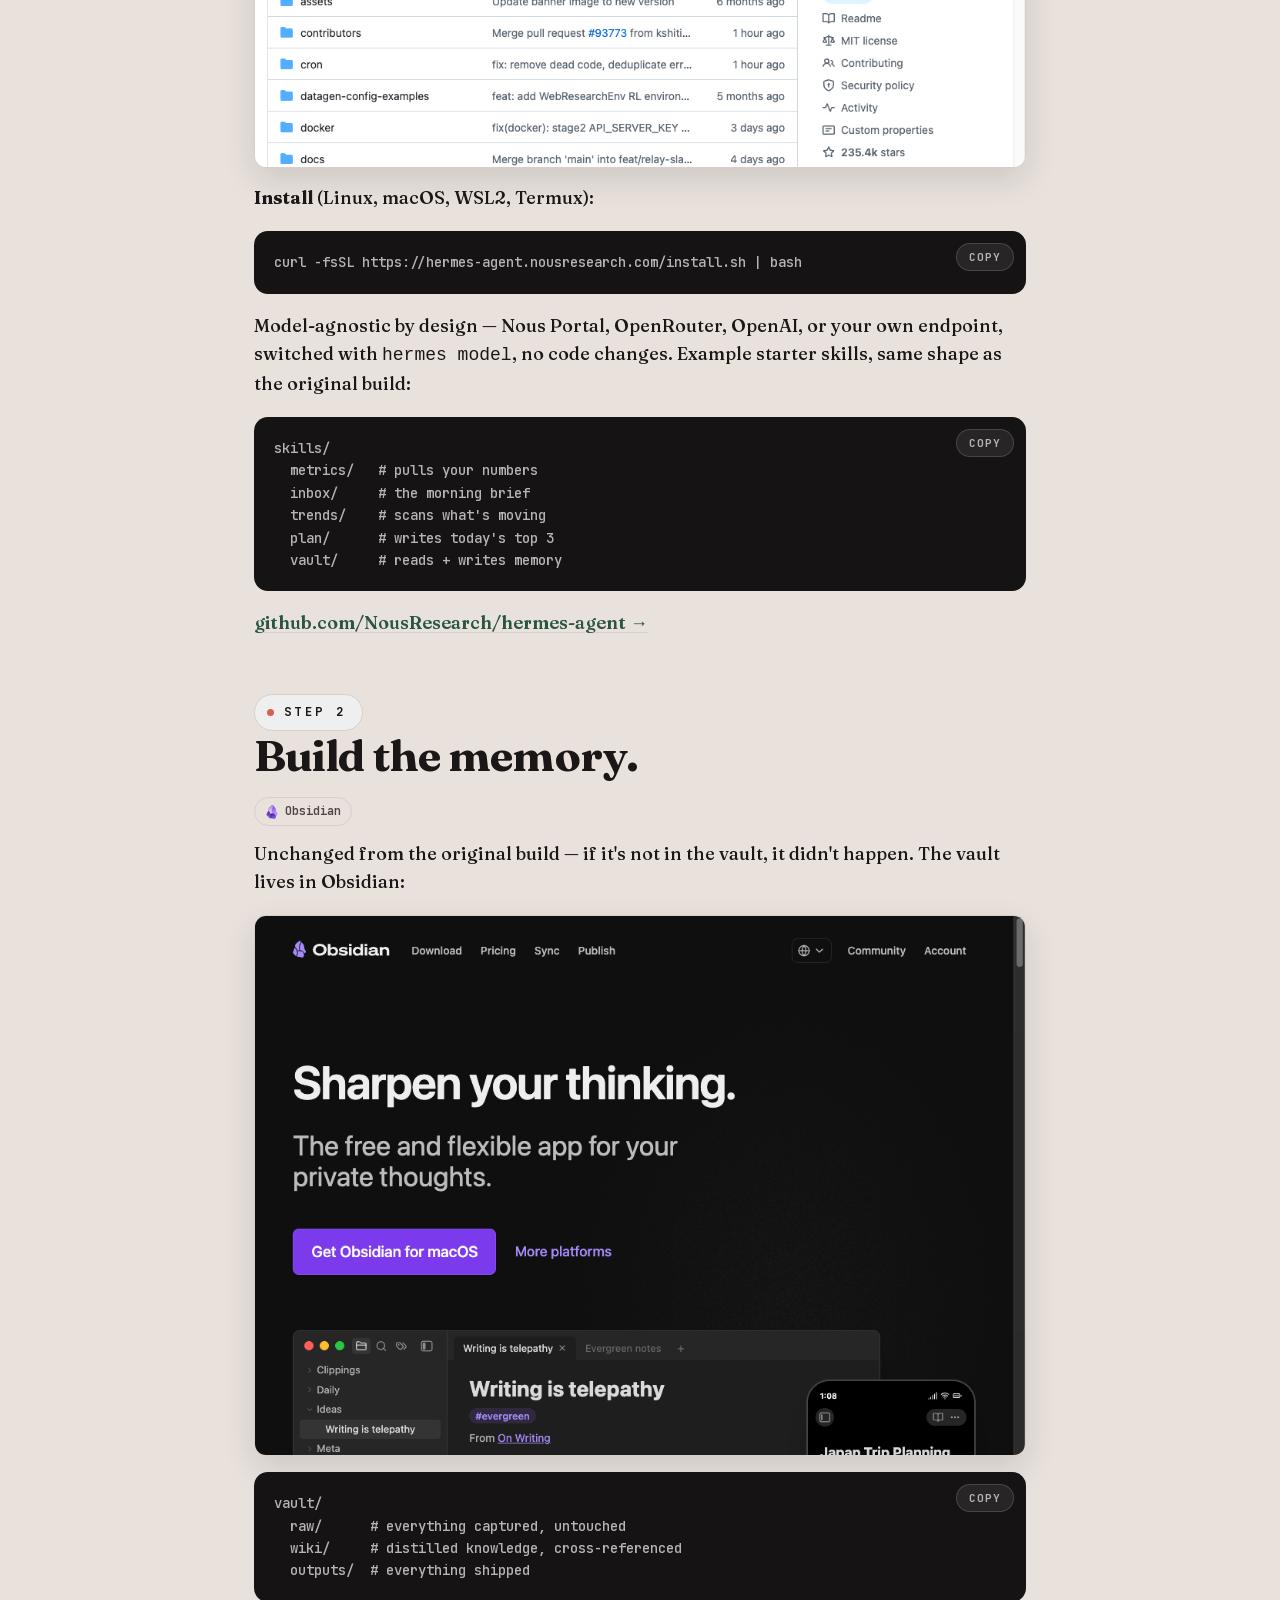
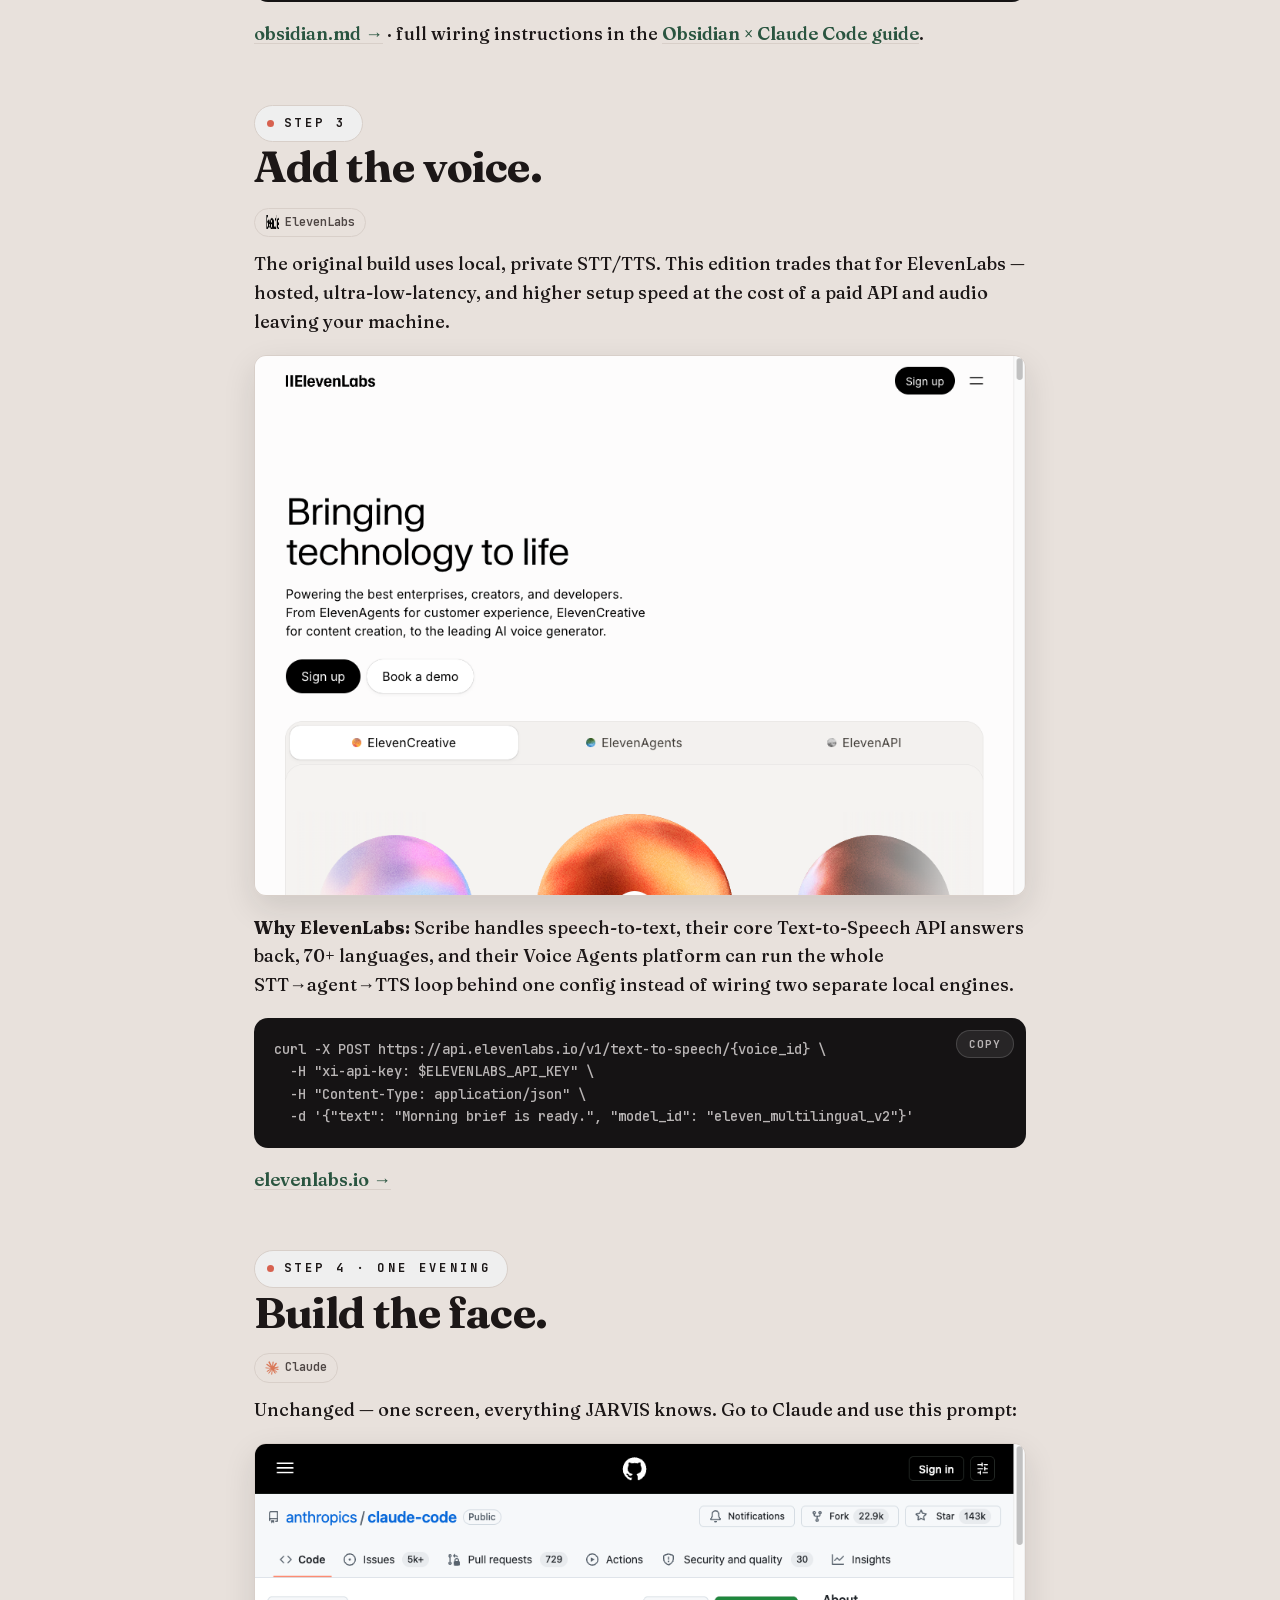
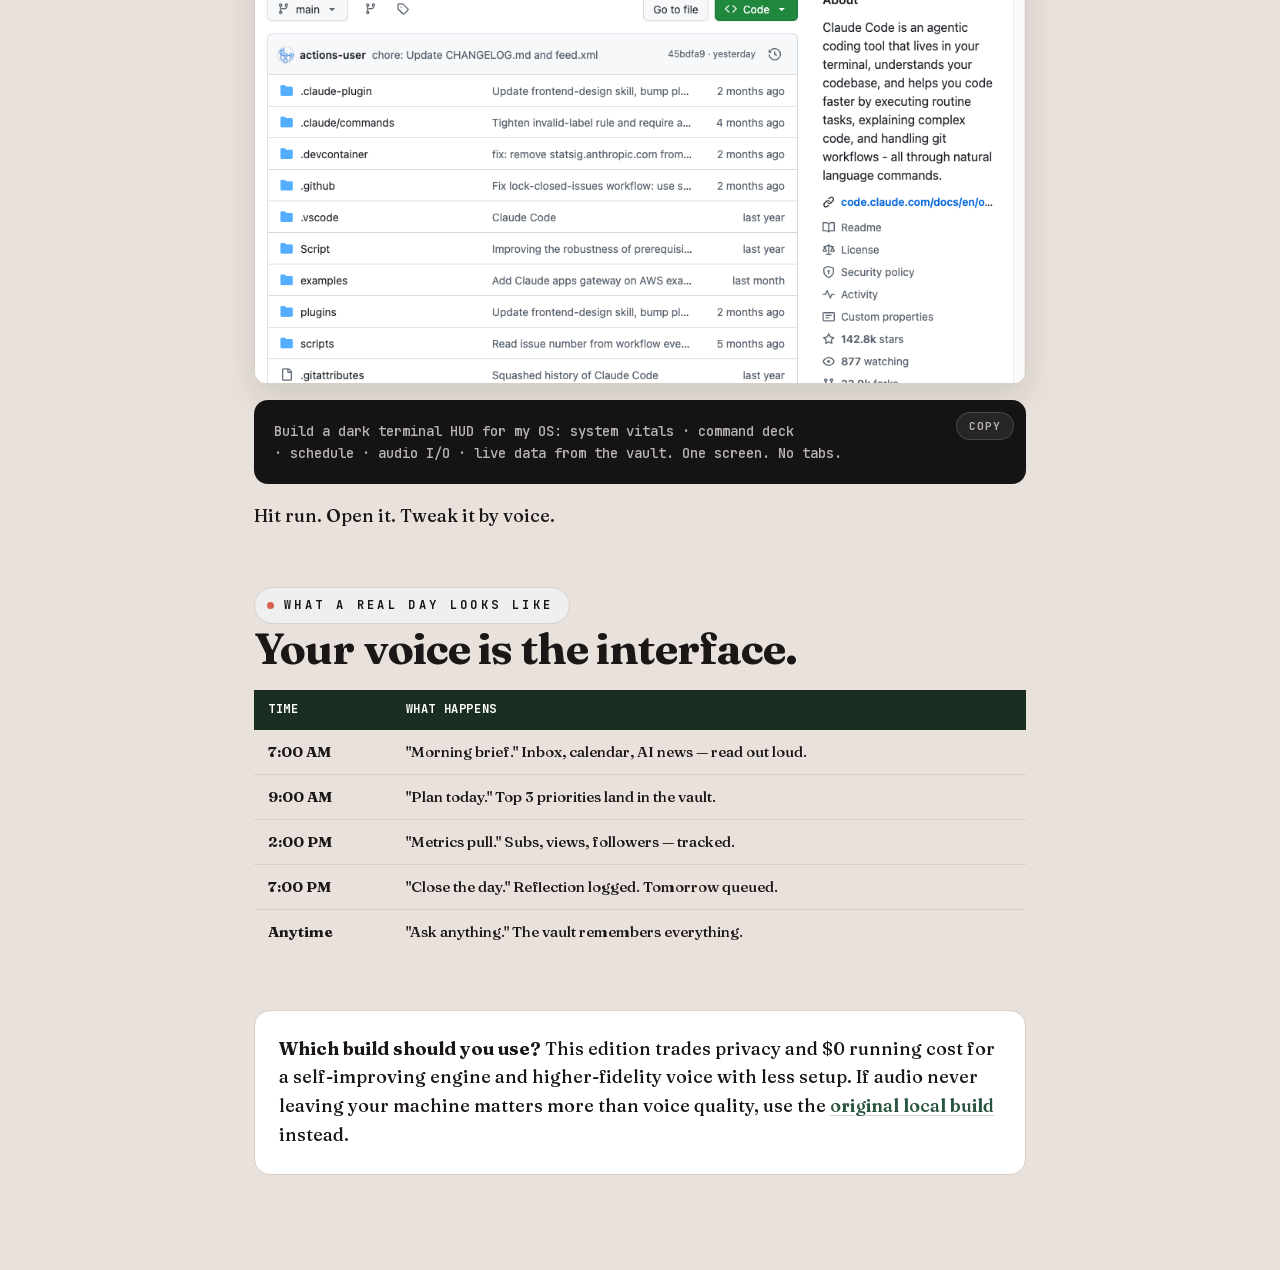
<file: jarvis-os-hermes/index.html>
<!doctype html>
<html lang="en">
<head>
<meta charset="utf-8">
<meta name="viewport" content="width=device-width, initial-scale=1">
<title>Build Your JARVIS OS — Hermes Edition</title>
<link rel="stylesheet" href="../styles/grove/grove.css">
<script src="../styles/grove/grove.js" defer></script>
</head>
<body class="grove">
<div class="wrap">

  <section class="section">
    <span class="kicker">Free Setup Guide · Alt Build</span>
    <h1>Build Your JARVIS OS <span style="color:var(--grove-coral)">— Hermes Edition</span></h1>
    <p class="lead">The same 4-step build, different engine and voice — self-improving agent, cloud voice, one HUD.</p>
    <div style="display:flex; gap:10px; flex-wrap:wrap; margin-top:8px;">
      <span class="tag"><img src="../styles/icons/hermes-icon.svg" alt="" width="14" height="14"> Hermes Agent · engine</span>
      <span class="tag"><img src="../styles/icons/obsidian.svg" alt="" width="14" height="14"> Obsidian · memory</span>
      <span class="tag"><img src="../styles/icons/eleven-labs-light.png" alt="" width="14" height="14"> ElevenLabs · voice</span>
      <span class="tag"><img src="../styles/icons/anthropic.svg" alt="" width="14" height="14"> Claude · face</span>
    </div>
    <p class="lead" style="font-size:15px; margin-top:16px;">Want the free, fully local version instead? See the <a href="../jarvis-os/">original Claude Code + local voice build</a>.</p>
  </section>

  <section class="section">
    <h2>You speak. JARVIS routes the work.</h2>
    <p>Same loop as the original build — only the engine and the voice layer change.</p>
    <div class="terminal" style="width:auto; display:inline-flex; font-size:14px;">
      Voice → JARVIS → Hermes Agent → skill → spoken answer
    </div>
    <div style="overflow-x:auto; margin-top:20px;">
    <table>
      <thead><tr><th>Part</th><th>What it does</th></tr></thead>
      <tbody>
        <tr><td><strong>Hermes Agent</strong></td><td>The engine. Self-improving — creates and refines its own skills as it runs.</td></tr>
        <tr><td><strong>Obsidian</strong></td><td>The memory. Everything lands as linked markdown.</td></tr>
        <tr><td><strong>ElevenLabs</strong></td><td>The ears + mouth. Cloud STT (Scribe) in, TTS out, 70+ languages.</td></tr>
        <tr><td><strong>Claude</strong></td><td>The face. One prompt builds the HUD screen.</td></tr>
      </tbody>
    </table>
    </div>
  </section>

  <!-- Step 1 -->
  <section class="section">
    <span class="kicker">Step 1</span>
    <h2>Wire the brain.</h2>
    <span class="tag"><img src="../styles/icons/hermes-icon.svg" alt="" width="14" height="14"> Hermes Agent</span>
    <p style="margin-top:12px;">Hermes Agent — Nous Research's self-improving agent. It creates skills from experience, improves them during use, and persists what it learns across sessions. Skills are compatible with the open <a href="https://agentskills.io">agentskills.io</a> standard, so the same kind of small, single-purpose skill files from the original build carry over directly.</p>
    <div class="screenshot">
      <img src="assets/screenshots/hermes-agent.png" alt="NousResearch/hermes-agent repository on GitHub" loading="lazy">
    </div>
    <p style="margin-top:16px;"><strong>Install</strong> (Linux, macOS, WSL2, Termux):</p>
    <div class="code-block">
      <button class="copy-btn" type="button">Copy</button>
      <pre>curl -fsSL https://hermes-agent.nousresearch.com/install.sh | bash</pre>
    </div>
    <p>Model-agnostic by design — Nous Portal, OpenRouter, OpenAI, or your own endpoint, switched with <code class="mono-cell">hermes model</code>, no code changes. Example starter skills, same shape as the original build:</p>
    <div class="code-block">
      <button class="copy-btn" type="button">Copy</button>
      <pre>skills/
  metrics/   # pulls your numbers
  inbox/     # the morning brief
  trends/    # scans what's moving
  plan/      # writes today's top 3
  vault/     # reads + writes memory</pre>
    </div>
    <p><a href="https://github.com/NousResearch/hermes-agent">github.com/NousResearch/hermes-agent →</a></p>
  </section>

  <!-- Step 2 -->
  <section class="section">
    <span class="kicker">Step 2</span>
    <h2>Build the memory.</h2>
    <span class="tag"><img src="../styles/icons/obsidian.svg" alt="" width="14" height="14"> Obsidian</span>
    <p style="margin-top:12px;">Unchanged from the original build — if it's not in the vault, it didn't happen. The vault lives in Obsidian:</p>
    <div class="screenshot">
      <img src="assets/screenshots/obsidian-md.png" alt="obsidian.md homepage" loading="lazy">
    </div>
    <div class="code-block">
      <button class="copy-btn" type="button">Copy</button>
      <pre>vault/
  raw/      # everything captured, untouched
  wiki/     # distilled knowledge, cross-referenced
  outputs/  # everything shipped</pre>
    </div>
    <p><a href="https://obsidian.md">obsidian.md →</a> · full wiring instructions in the <a href="../obsidian/">Obsidian × Claude Code guide</a>.</p>
  </section>

  <!-- Step 3 -->
  <section class="section">
    <span class="kicker">Step 3</span>
    <h2>Add the voice.</h2>
    <span class="tag"><img src="../styles/icons/eleven-labs-light.png" alt="" width="14" height="14"> ElevenLabs</span>
    <p style="margin-top:12px;">The original build uses local, private STT/TTS. This edition trades that for ElevenLabs — hosted, ultra-low-latency, and higher setup speed at the cost of a paid API and audio leaving your machine.</p>
    <div class="screenshot">
      <img src="assets/screenshots/elevenlabs.png" alt="ElevenLabs homepage" loading="lazy">
    </div>
    <p><strong>Why ElevenLabs:</strong> Scribe handles speech-to-text, their core Text-to-Speech API answers back, 70+ languages, and their Voice Agents platform can run the whole STT→agent→TTS loop behind one config instead of wiring two separate local engines.</p>
    <div class="code-block">
      <button class="copy-btn" type="button">Copy</button>
      <pre>curl -X POST https://api.elevenlabs.io/v1/text-to-speech/{voice_id} \
  -H "xi-api-key: $ELEVENLABS_API_KEY" \
  -H "Content-Type: application/json" \
  -d '{"text": "Morning brief is ready.", "model_id": "eleven_multilingual_v2"}'</pre>
    </div>
    <p><a href="https://elevenlabs.io">elevenlabs.io →</a></p>
  </section>

  <!-- Step 4 -->
  <section class="section">
    <span class="kicker">Step 4 · one evening</span>
    <h2>Build the face.</h2>
    <span class="tag"><img src="../styles/icons/anthropic.svg" alt="" width="14" height="14"> Claude</span>
    <p style="margin-top:12px;">Unchanged — one screen, everything JARVIS knows. Go to Claude and use this prompt:</p>
    <div class="screenshot">
      <img src="assets/screenshots/anthropics-claude-code.png" alt="anthropics/claude-code repository on GitHub" loading="lazy">
    </div>
    <div class="code-block">
      <button class="copy-btn" type="button">Copy</button>
      <pre>Build a dark terminal HUD for my OS: system vitals · command deck
· schedule · audio I/O · live data from the vault. One screen. No tabs.</pre>
    </div>
    <p>Hit run. Open it. Tweak it by voice.</p>
  </section>

  <section class="section">
    <span class="kicker">What a Real Day Looks Like</span>
    <h2>Your voice is the interface.</h2>
    <div style="overflow-x:auto;">
    <table>
      <thead><tr><th>Time</th><th>What happens</th></tr></thead>
      <tbody>
        <tr><td><strong>7:00 AM</strong></td><td>"Morning brief." Inbox, calendar, AI news — read out loud.</td></tr>
        <tr><td><strong>9:00 AM</strong></td><td>"Plan today." Top 3 priorities land in the vault.</td></tr>
        <tr><td><strong>2:00 PM</strong></td><td>"Metrics pull." Subs, views, followers — tracked.</td></tr>
        <tr><td><strong>7:00 PM</strong></td><td>"Close the day." Reflection logged. Tomorrow queued.</td></tr>
        <tr><td><strong>Anytime</strong></td><td>"Ask anything." The vault remembers everything.</td></tr>
      </tbody>
    </table>
    </div>
  </section>

  <section class="section">
    <div class="card">
      <strong>Which build should you use?</strong> This edition trades privacy and $0 running cost for a self-improving engine and higher-fidelity voice with less setup. If audio never leaving your machine matters more than voice quality, use the <a href="../jarvis-os/">original local build</a> instead.
    </div>
  </section>

</div>
</body>
</html>
</file>
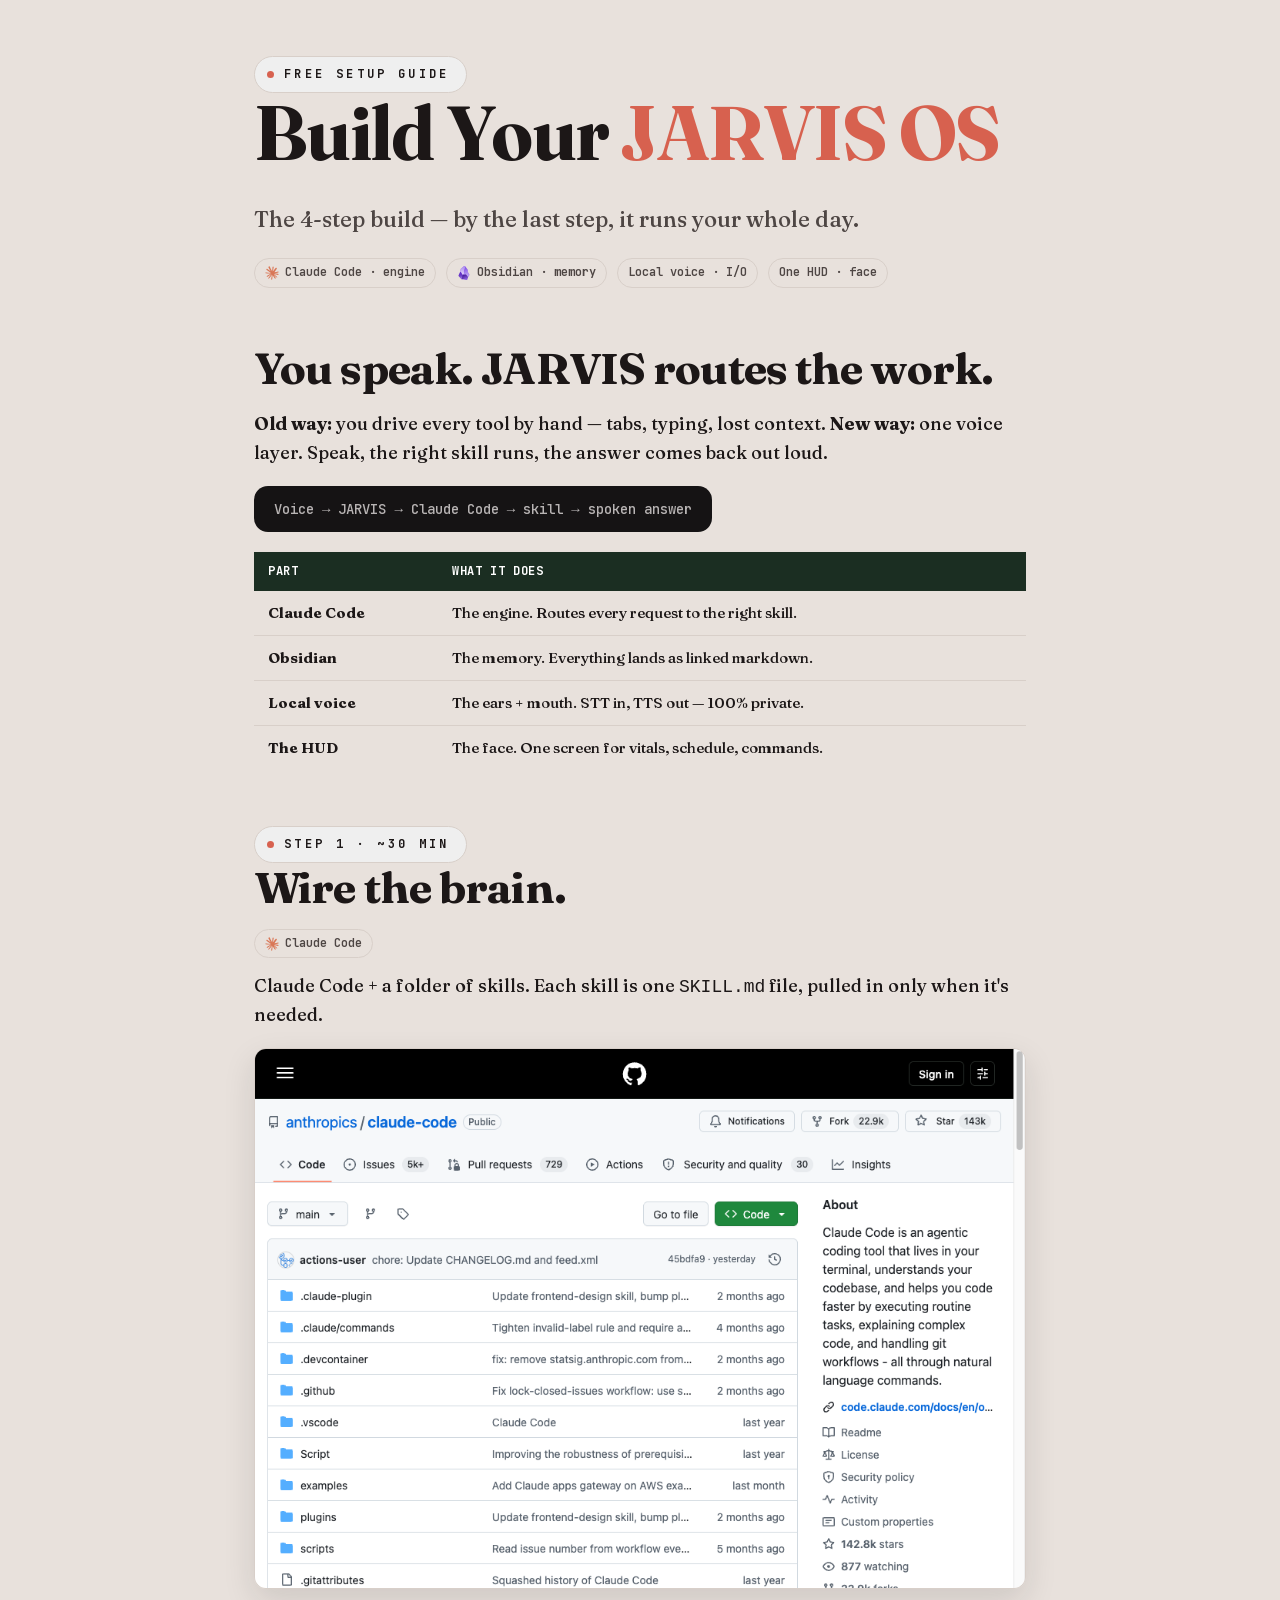
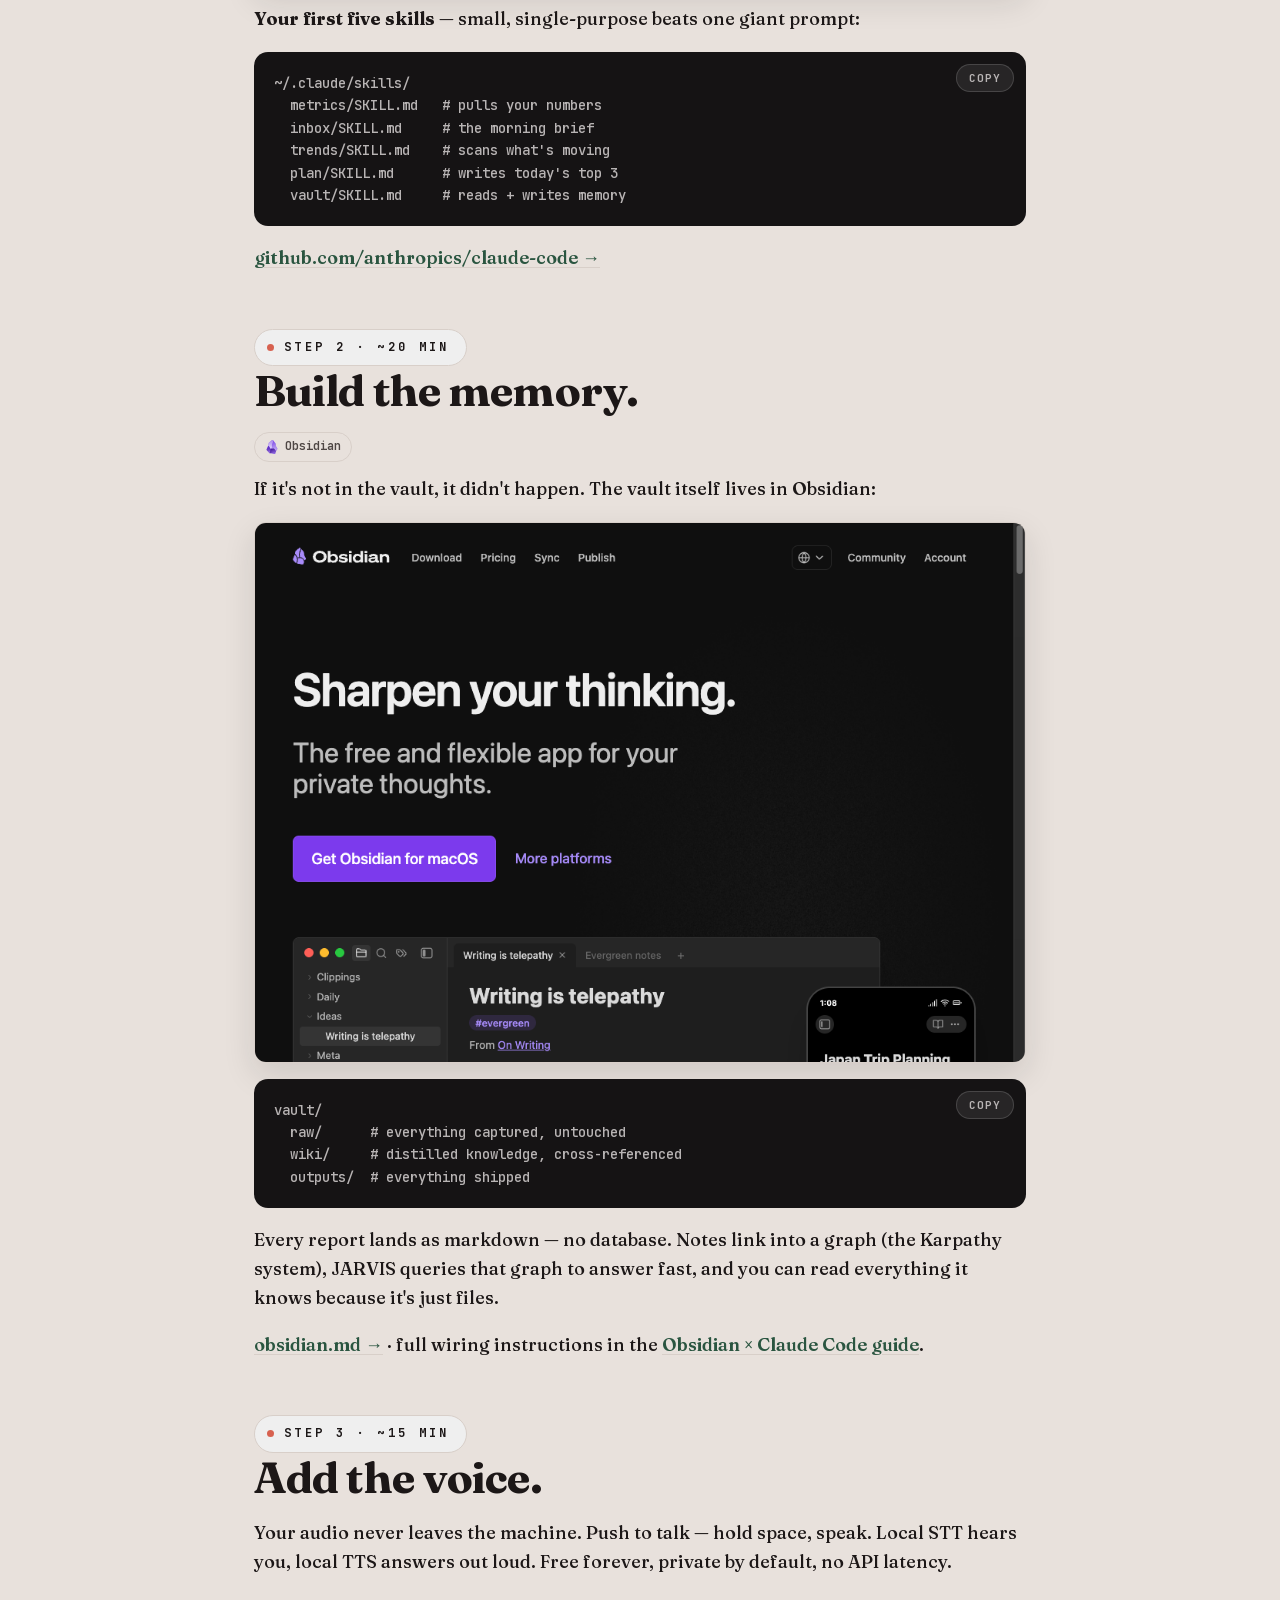
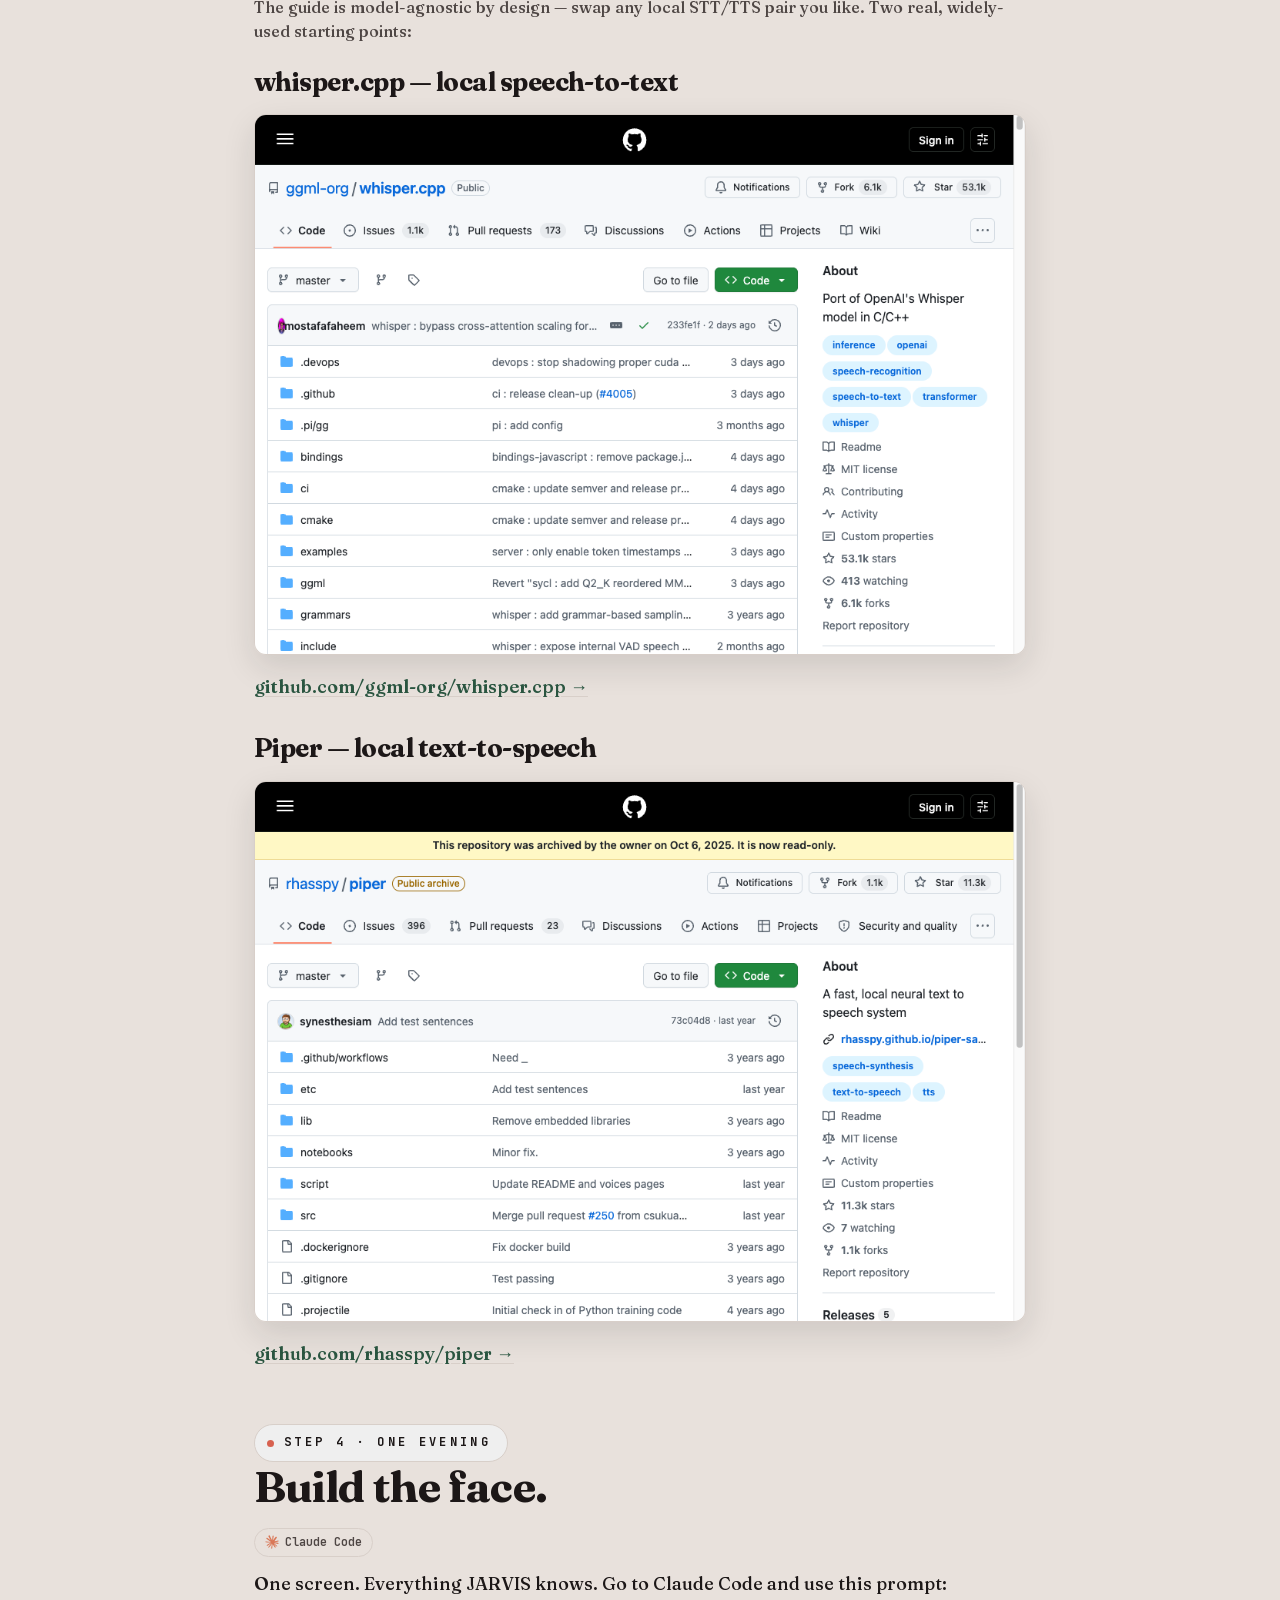
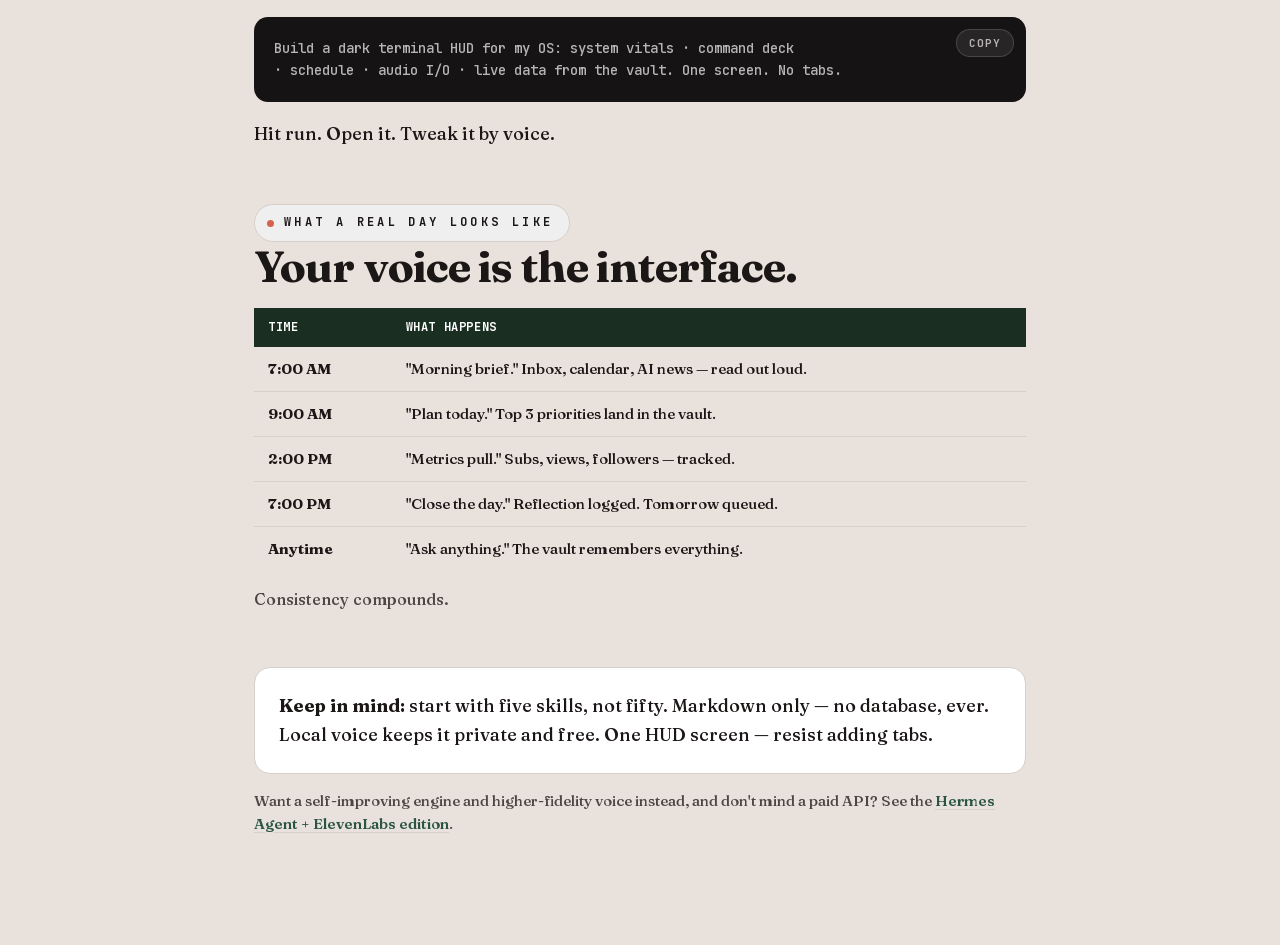
<file: jarvis-os/index.html>
<!doctype html>
<html lang="en">
<head>
<meta charset="utf-8">
<meta name="viewport" content="width=device-width, initial-scale=1">
<title>Build Your JARVIS OS — The 4-Step Build</title>
<link rel="stylesheet" href="../styles/grove/grove.css">
<script src="../styles/grove/grove.js" defer></script>
</head>
<body class="grove">
<div class="wrap">

  <section class="section">
    <span class="kicker">Free Setup Guide</span>
    <h1>Build Your <span style="color:var(--grove-coral)">JARVIS OS</span></h1>
    <p class="lead">The 4-step build — by the last step, it runs your whole day.</p>
    <div style="display:flex; gap:10px; flex-wrap:wrap; margin-top:8px;">
      <span class="tag"><img src="../styles/icons/anthropic.svg" alt="" width="14" height="14"> Claude Code · engine</span>
      <span class="tag"><img src="../styles/icons/obsidian.svg" alt="" width="14" height="14"> Obsidian · memory</span>
      <span class="tag">Local voice · I/O</span>
      <span class="tag">One HUD · face</span>
    </div>
  </section>

  <section class="section">
    <h2>You speak. JARVIS routes the work.</h2>
    <p><strong>Old way:</strong> you drive every tool by hand — tabs, typing, lost context. <strong>New way:</strong> one voice layer. Speak, the right skill runs, the answer comes back out loud.</p>
    <div class="terminal" style="width:auto; display:inline-flex; font-size:14px;">
      Voice → JARVIS → Claude Code → skill → spoken answer
    </div>
    <div style="overflow-x:auto; margin-top:20px;">
    <table>
      <thead><tr><th>Part</th><th>What it does</th></tr></thead>
      <tbody>
        <tr><td><strong>Claude Code</strong></td><td>The engine. Routes every request to the right skill.</td></tr>
        <tr><td><strong>Obsidian</strong></td><td>The memory. Everything lands as linked markdown.</td></tr>
        <tr><td><strong>Local voice</strong></td><td>The ears + mouth. STT in, TTS out — 100% private.</td></tr>
        <tr><td><strong>The HUD</strong></td><td>The face. One screen for vitals, schedule, commands.</td></tr>
      </tbody>
    </table>
    </div>
  </section>

  <!-- Step 1 -->
  <section class="section">
    <span class="kicker">Step 1 · ~30 min</span>
    <h2>Wire the brain.</h2>
    <span class="tag"><img src="../styles/icons/anthropic.svg" alt="" width="14" height="14"> Claude Code</span>
    <p style="margin-top:12px;">Claude Code + a folder of skills. Each skill is one <code class="mono-cell">SKILL.md</code> file, pulled in only when it's needed.</p>
    <div class="screenshot">
      <img src="assets/screenshots/anthropics-claude-code.png" alt="anthropics/claude-code repository on GitHub" loading="lazy">
    </div>
    <p style="margin-top:16px;"><strong>Your first five skills</strong> — small, single-purpose beats one giant prompt:</p>
    <div class="code-block">
      <button class="copy-btn" type="button">Copy</button>
      <pre>~/.claude/skills/
  metrics/SKILL.md   # pulls your numbers
  inbox/SKILL.md     # the morning brief
  trends/SKILL.md    # scans what's moving
  plan/SKILL.md      # writes today's top 3
  vault/SKILL.md     # reads + writes memory</pre>
    </div>
    <p><a href="https://github.com/anthropics/claude-code">github.com/anthropics/claude-code →</a></p>
  </section>

  <!-- Step 2 -->
  <section class="section">
    <span class="kicker">Step 2 · ~20 min</span>
    <h2>Build the memory.</h2>
    <span class="tag"><img src="../styles/icons/obsidian.svg" alt="" width="14" height="14"> Obsidian</span>
    <p style="margin-top:12px;">If it's not in the vault, it didn't happen. The vault itself lives in Obsidian:</p>
    <div class="screenshot">
      <img src="assets/screenshots/obsidian-md.png" alt="obsidian.md homepage" loading="lazy">
    </div>
    <div class="code-block">
      <button class="copy-btn" type="button">Copy</button>
      <pre>vault/
  raw/      # everything captured, untouched
  wiki/     # distilled knowledge, cross-referenced
  outputs/  # everything shipped</pre>
    </div>
    <p>Every report lands as markdown — no database. Notes link into a graph (the Karpathy system), JARVIS queries that graph to answer fast, and you can read everything it knows because it's just files.</p>
    <p><a href="https://obsidian.md">obsidian.md →</a> · full wiring instructions in the <a href="../obsidian/">Obsidian × Claude Code guide</a>.</p>
  </section>

  <!-- Step 3 -->
  <section class="section">
    <span class="kicker">Step 3 · ~15 min</span>
    <h2>Add the voice.</h2>
    <p>Your audio never leaves the machine. Push to talk — hold space, speak. Local STT hears you, local TTS answers out loud. Free forever, private by default, no API latency.</p>
    <p class="lead" style="font-size:16px;">The guide is model-agnostic by design — swap any local STT/TTS pair you like. Two real, widely-used starting points:</p>

    <h3 style="margin-top:24px;">whisper.cpp — local speech-to-text</h3>
    <div class="screenshot">
      <img src="assets/screenshots/whisper-cpp.png" alt="ggml-org/whisper.cpp repository on GitHub" loading="lazy">
    </div>
    <p><a href="https://github.com/ggml-org/whisper.cpp">github.com/ggml-org/whisper.cpp →</a></p>

    <h3 style="margin-top:32px;">Piper — local text-to-speech</h3>
    <div class="screenshot">
      <img src="assets/screenshots/piper.png" alt="rhasspy/piper repository on GitHub" loading="lazy">
    </div>
    <p><a href="https://github.com/rhasspy/piper">github.com/rhasspy/piper →</a></p>
  </section>

  <!-- Step 4 -->
  <section class="section">
    <span class="kicker">Step 4 · one evening</span>
    <h2>Build the face.</h2>
    <span class="tag"><img src="../styles/icons/anthropic.svg" alt="" width="14" height="14"> Claude Code</span>
    <p style="margin-top:12px;">One screen. Everything JARVIS knows. Go to Claude Code and use this prompt:</p>
    <div class="code-block">
      <button class="copy-btn" type="button">Copy</button>
      <pre>Build a dark terminal HUD for my OS: system vitals · command deck
· schedule · audio I/O · live data from the vault. One screen. No tabs.</pre>
    </div>
    <p>Hit run. Open it. Tweak it by voice.</p>
  </section>

  <section class="section">
    <span class="kicker">What a Real Day Looks Like</span>
    <h2>Your voice is the interface.</h2>
    <div style="overflow-x:auto;">
    <table>
      <thead><tr><th>Time</th><th>What happens</th></tr></thead>
      <tbody>
        <tr><td><strong>7:00 AM</strong></td><td>"Morning brief." Inbox, calendar, AI news — read out loud.</td></tr>
        <tr><td><strong>9:00 AM</strong></td><td>"Plan today." Top 3 priorities land in the vault.</td></tr>
        <tr><td><strong>2:00 PM</strong></td><td>"Metrics pull." Subs, views, followers — tracked.</td></tr>
        <tr><td><strong>7:00 PM</strong></td><td>"Close the day." Reflection logged. Tomorrow queued.</td></tr>
        <tr><td><strong>Anytime</strong></td><td>"Ask anything." The vault remembers everything.</td></tr>
      </tbody>
    </table>
    </div>
    <p class="lead" style="font-size:16px; margin-top:16px;">Consistency compounds.</p>
  </section>

  <section class="section">
    <div class="card">
      <strong>Keep in mind:</strong> start with five skills, not fifty. Markdown only — no database, ever. Local voice keeps it private and free. One HUD screen — resist adding tabs.
    </div>
    <p class="lead" style="font-size:15px; margin-top:16px;">Want a self-improving engine and higher-fidelity voice instead, and don't mind a paid API? See the <a href="../jarvis-os-hermes/">Hermes Agent + ElevenLabs edition</a>.</p>
  </section>

</div>
</body>
</html>
</file>
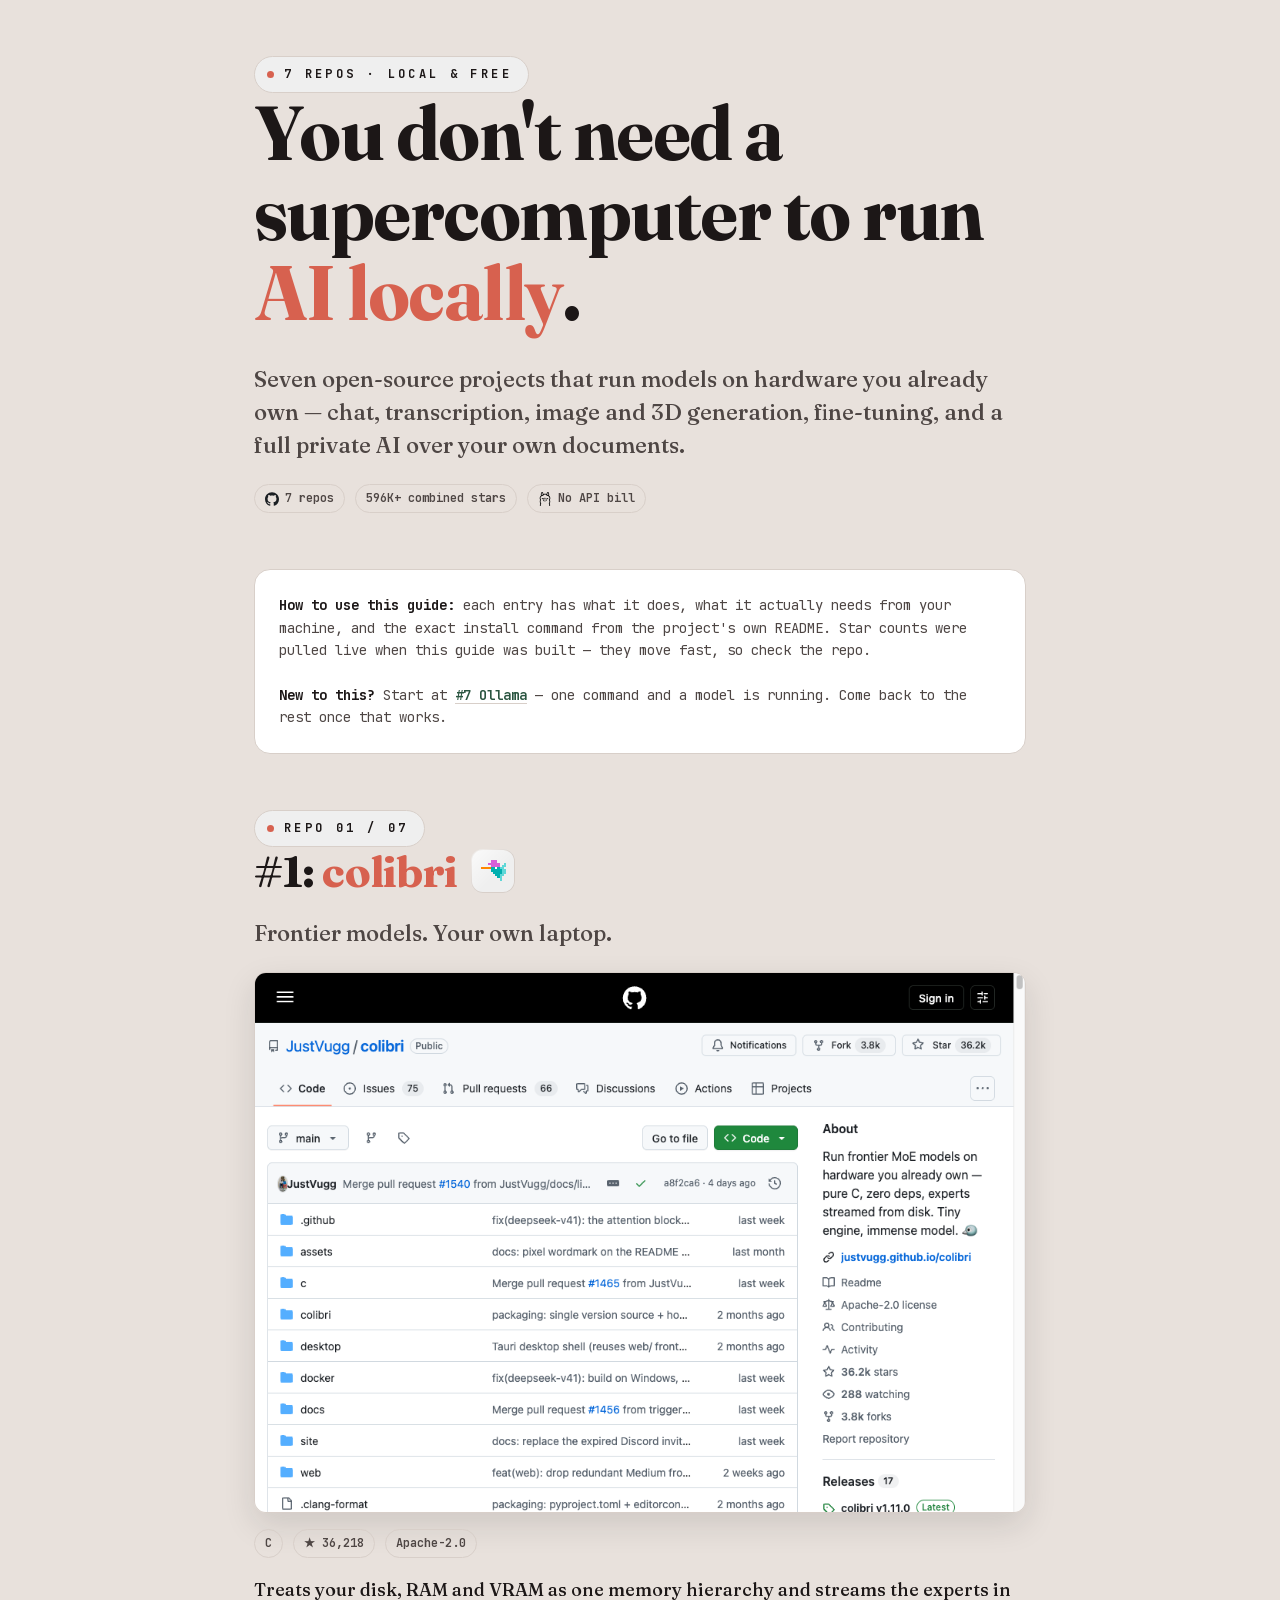
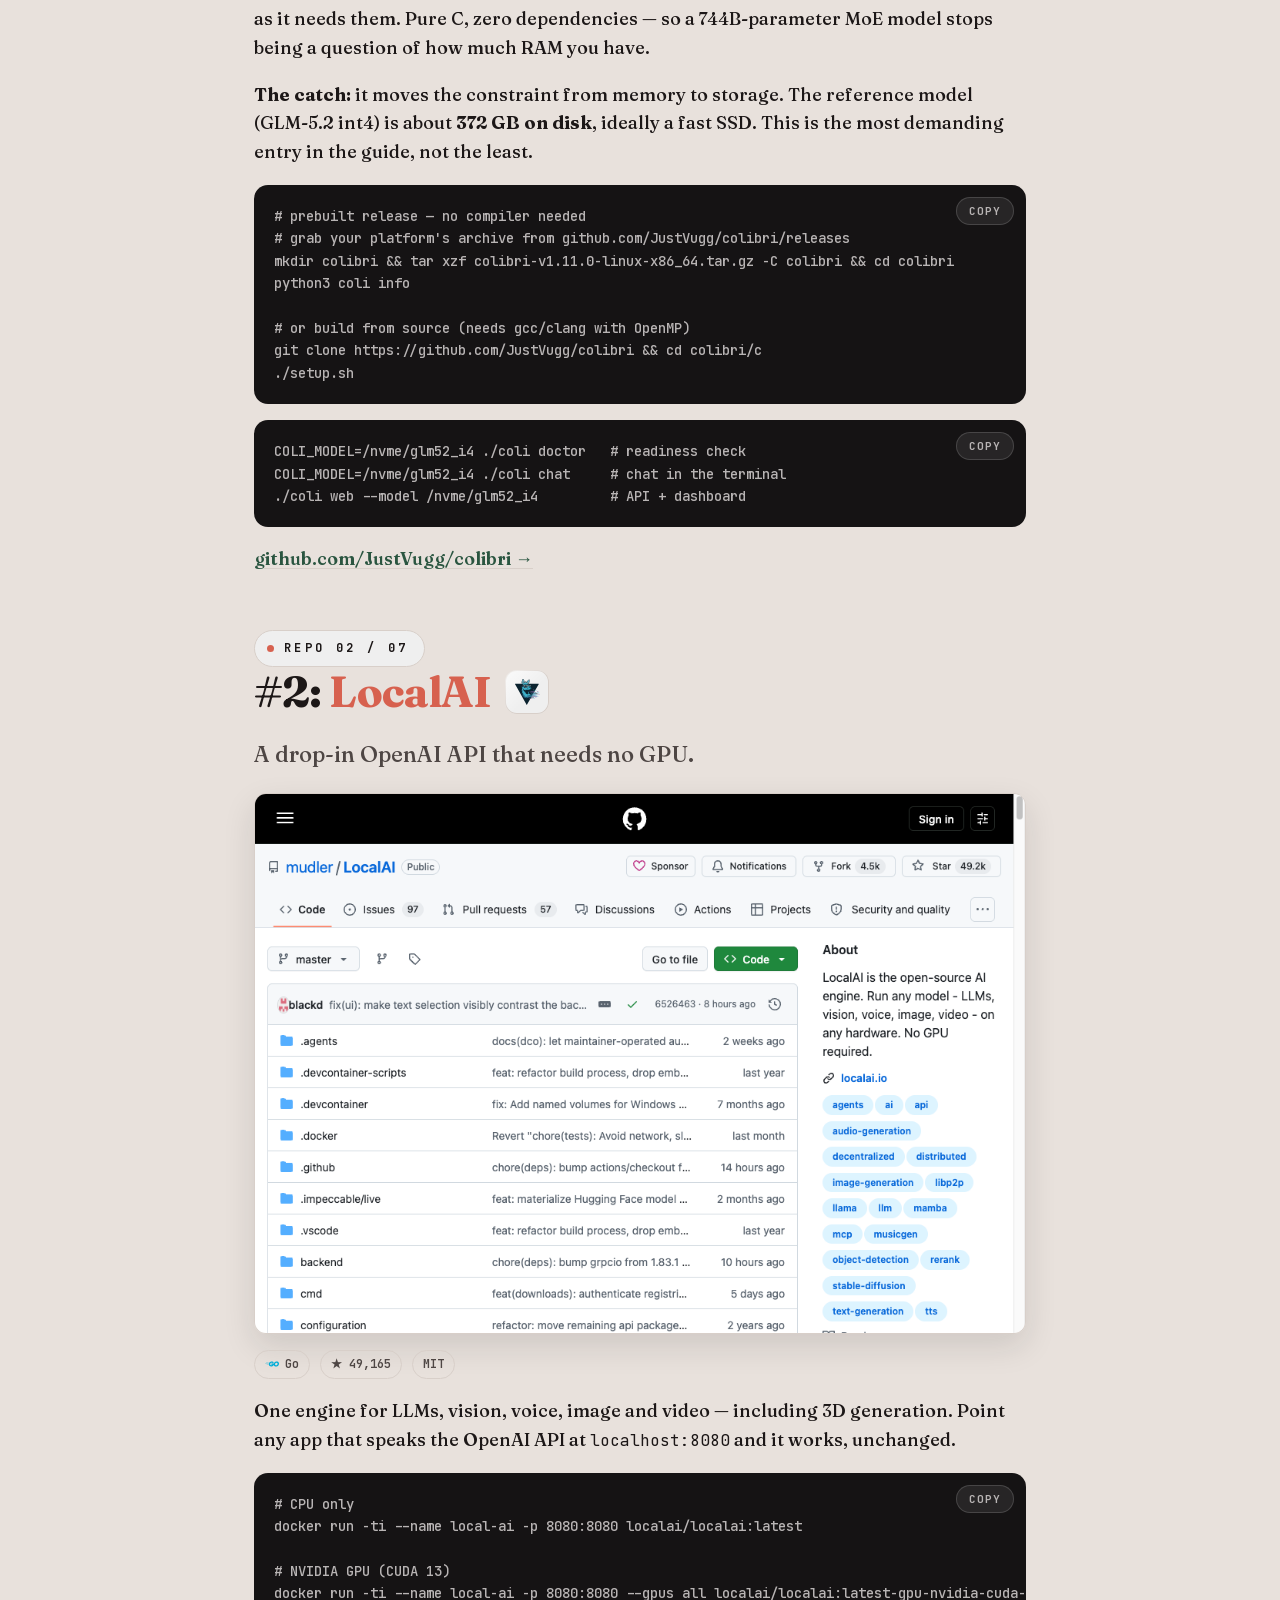
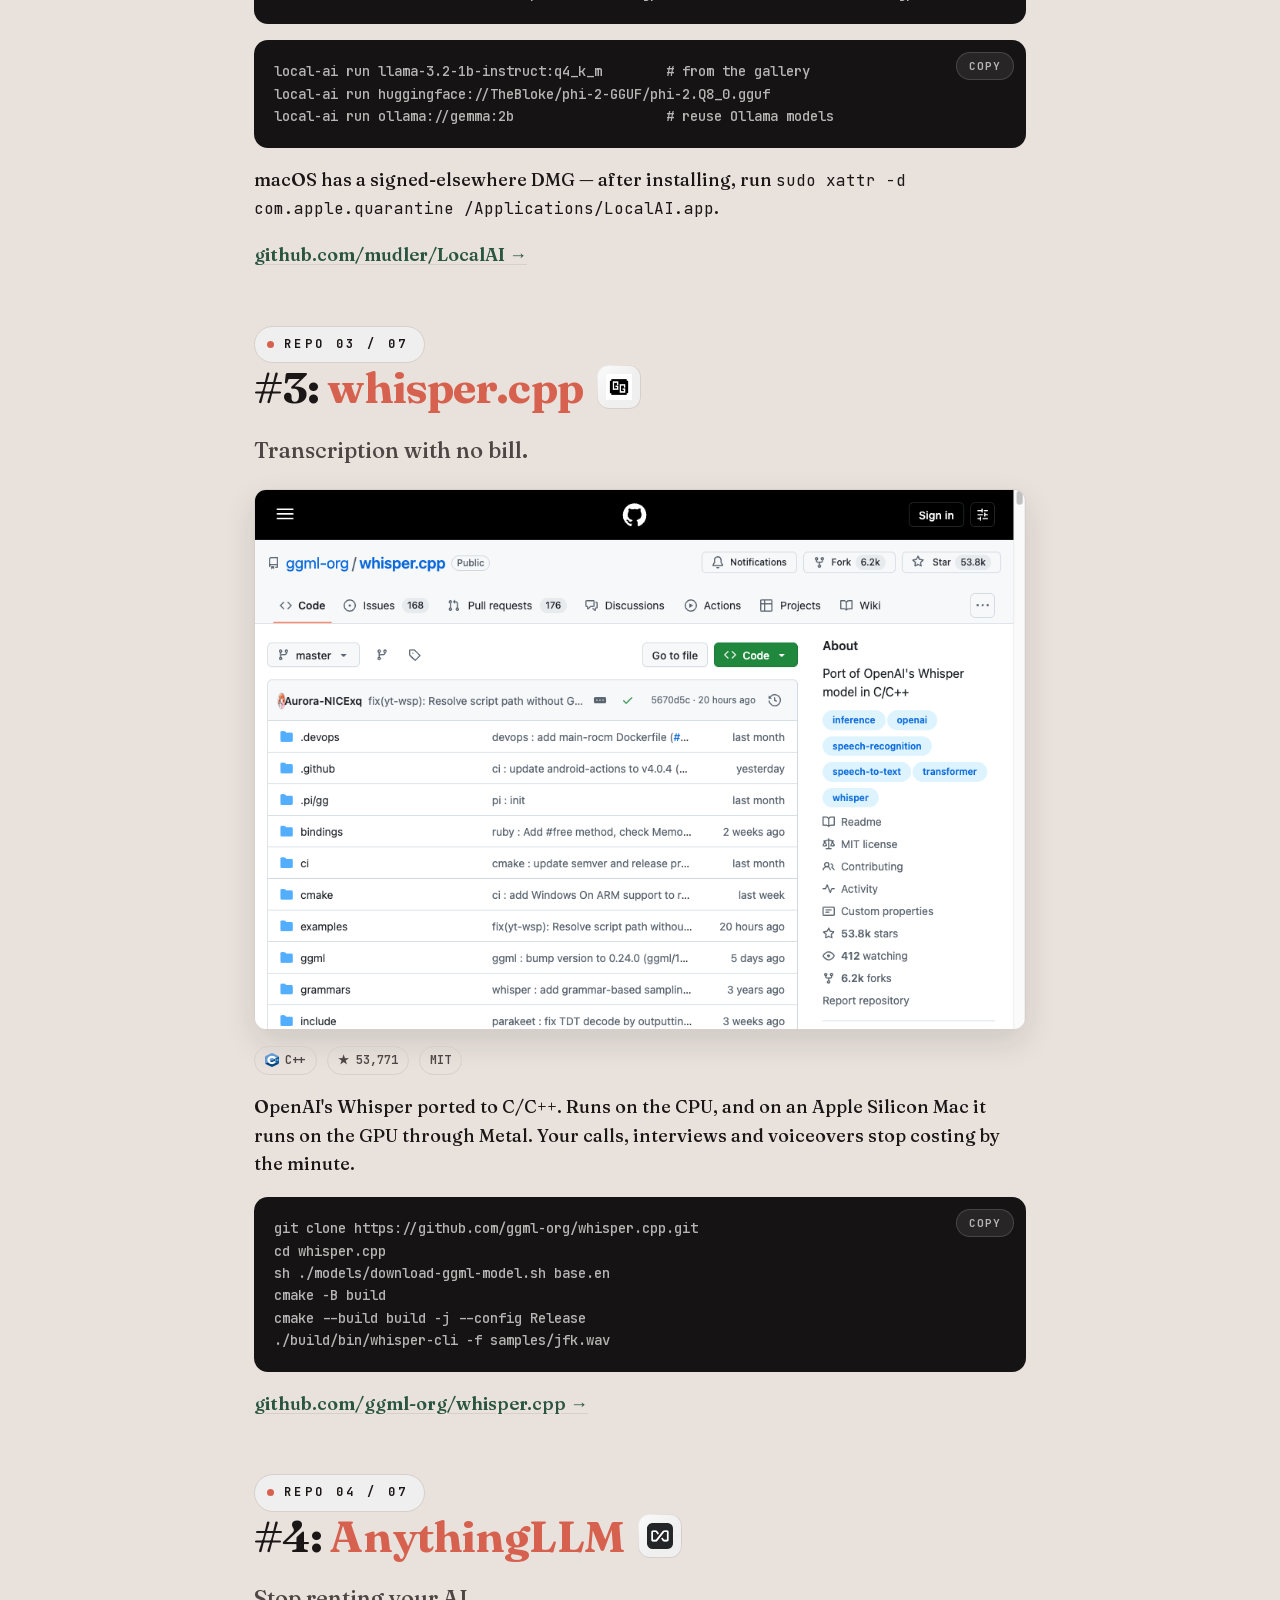
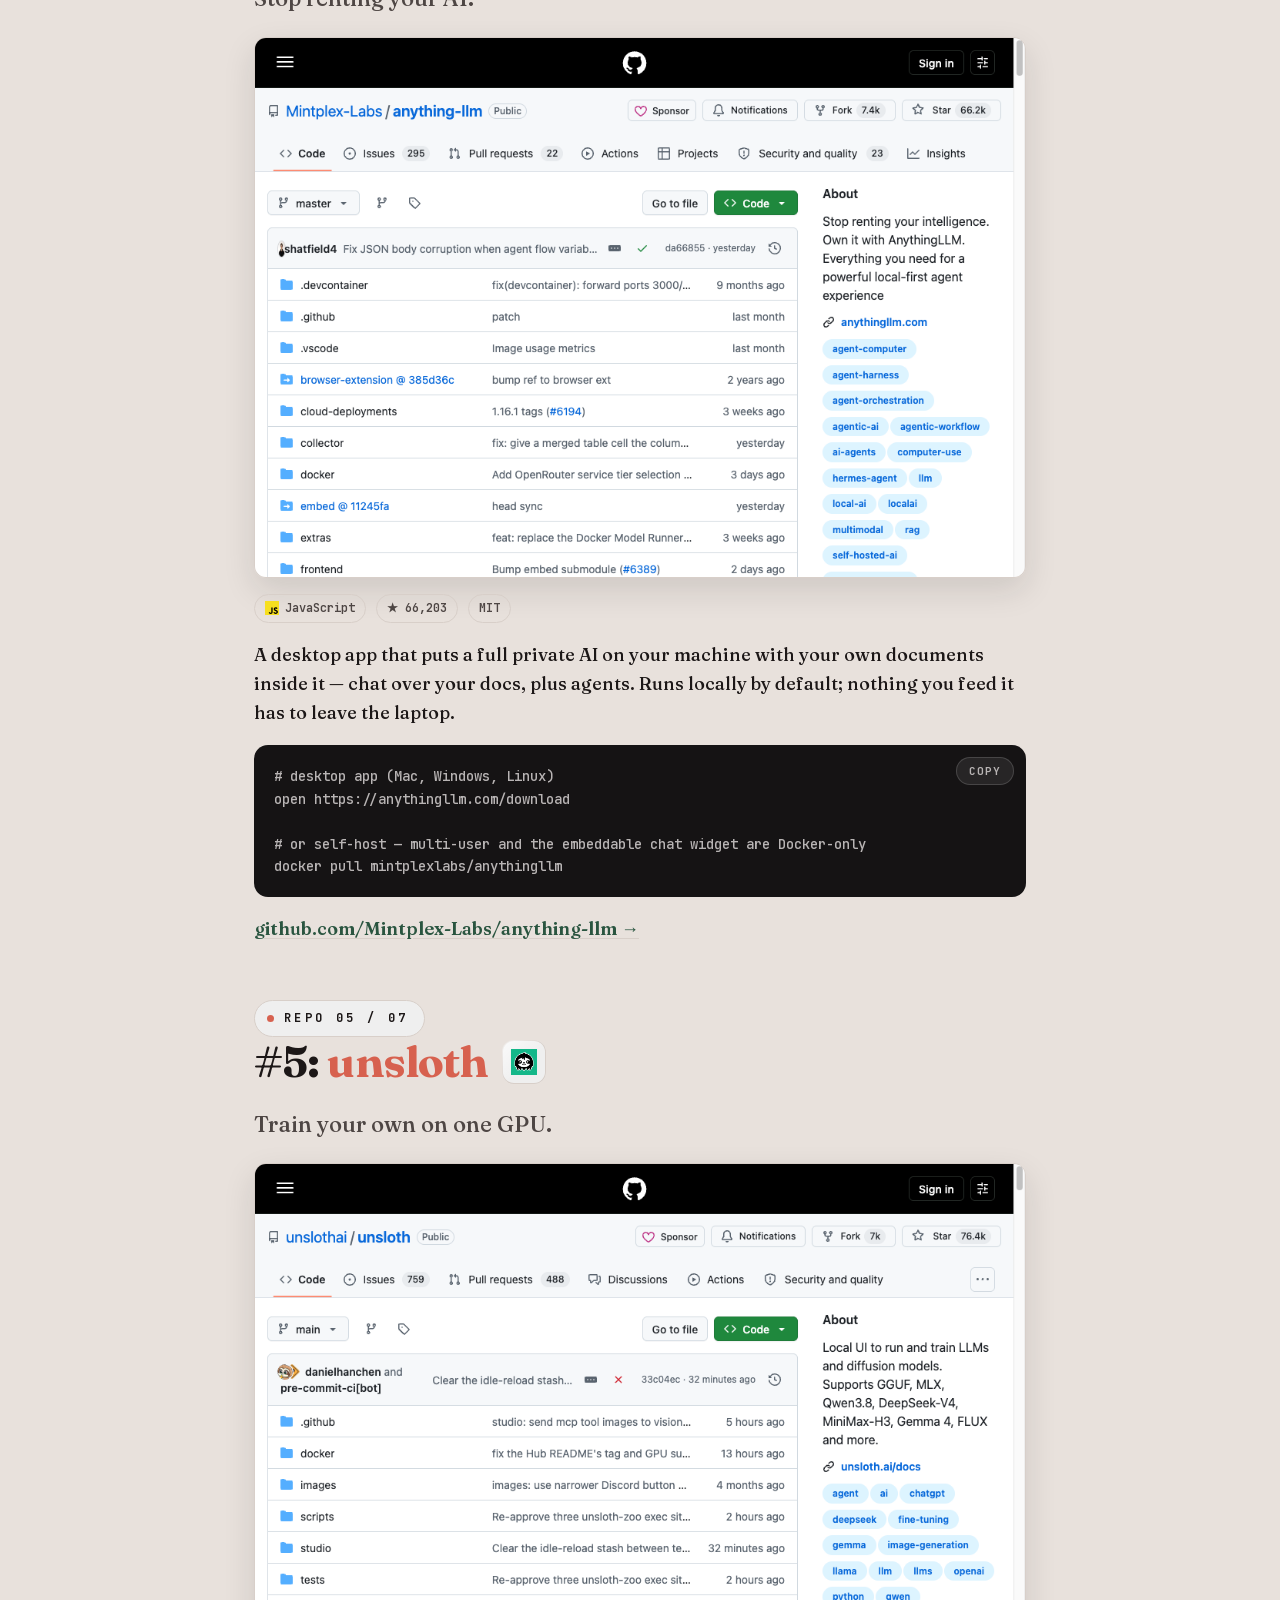
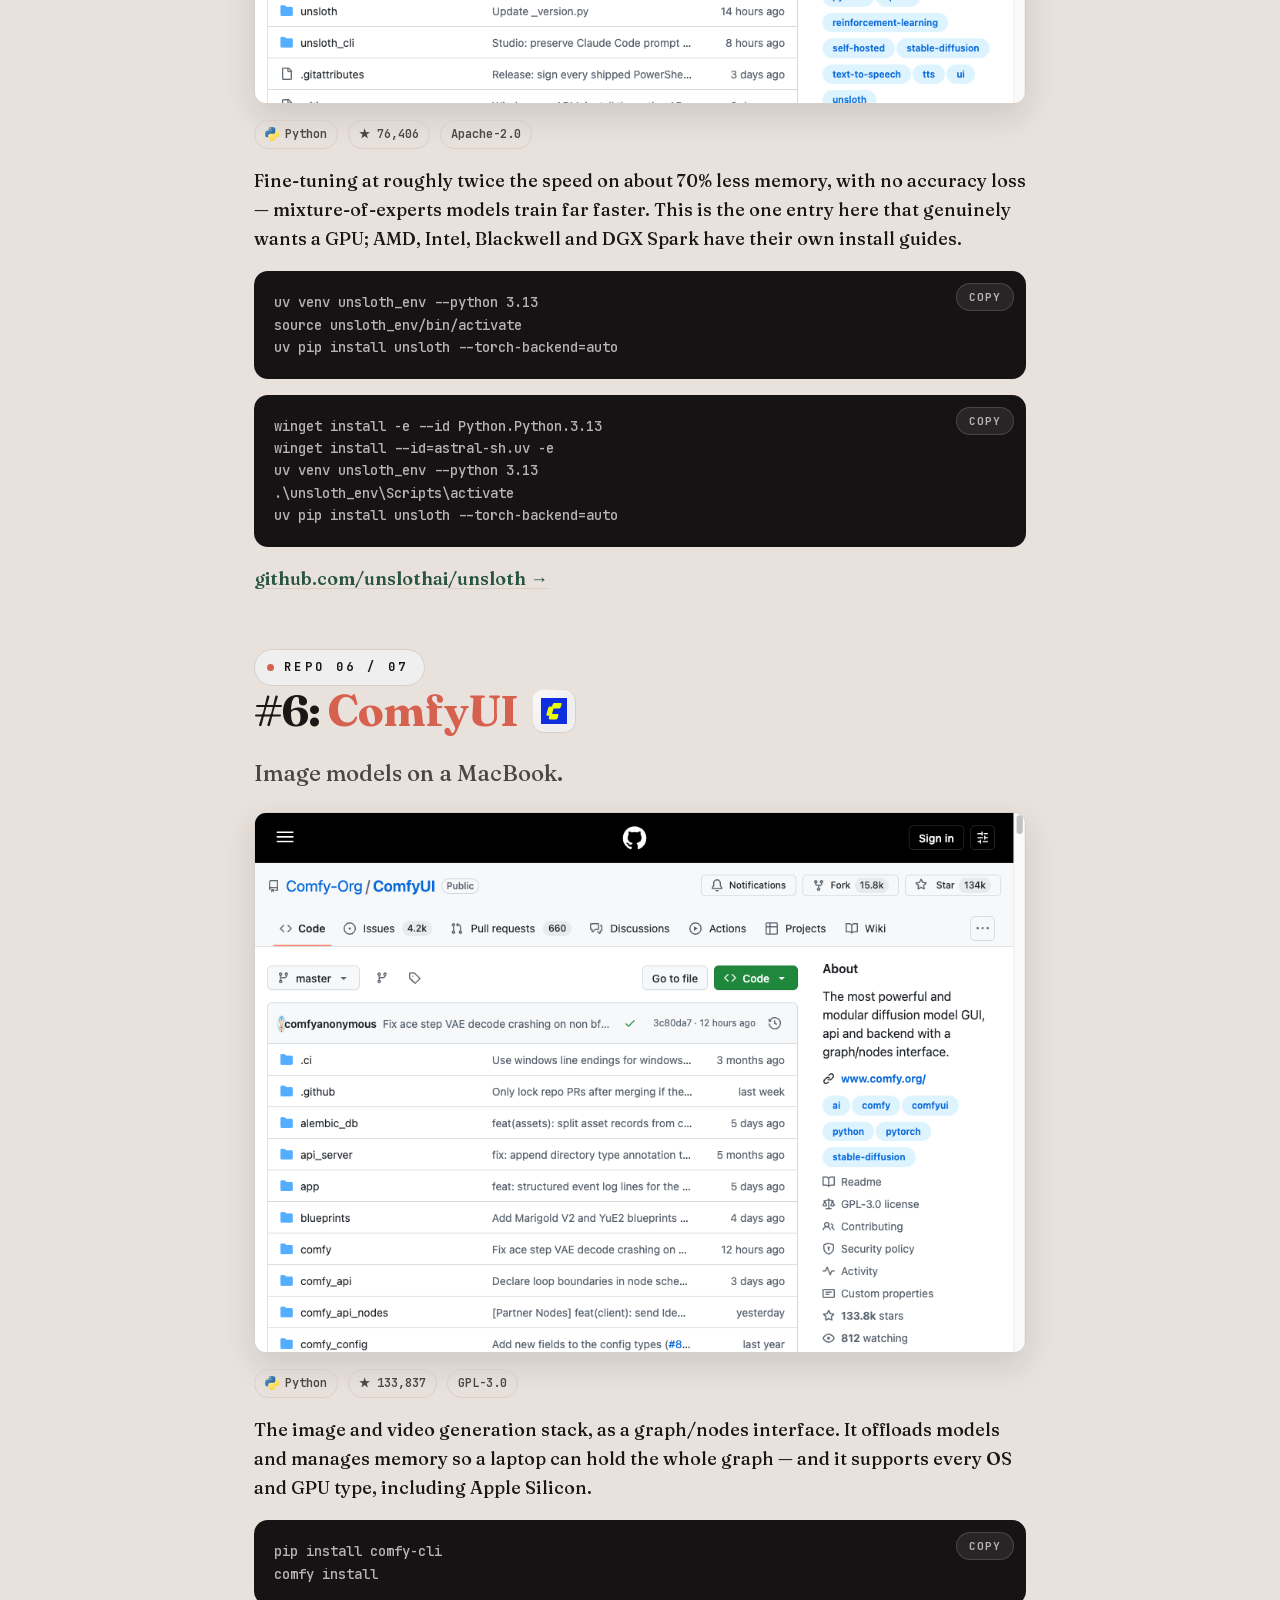
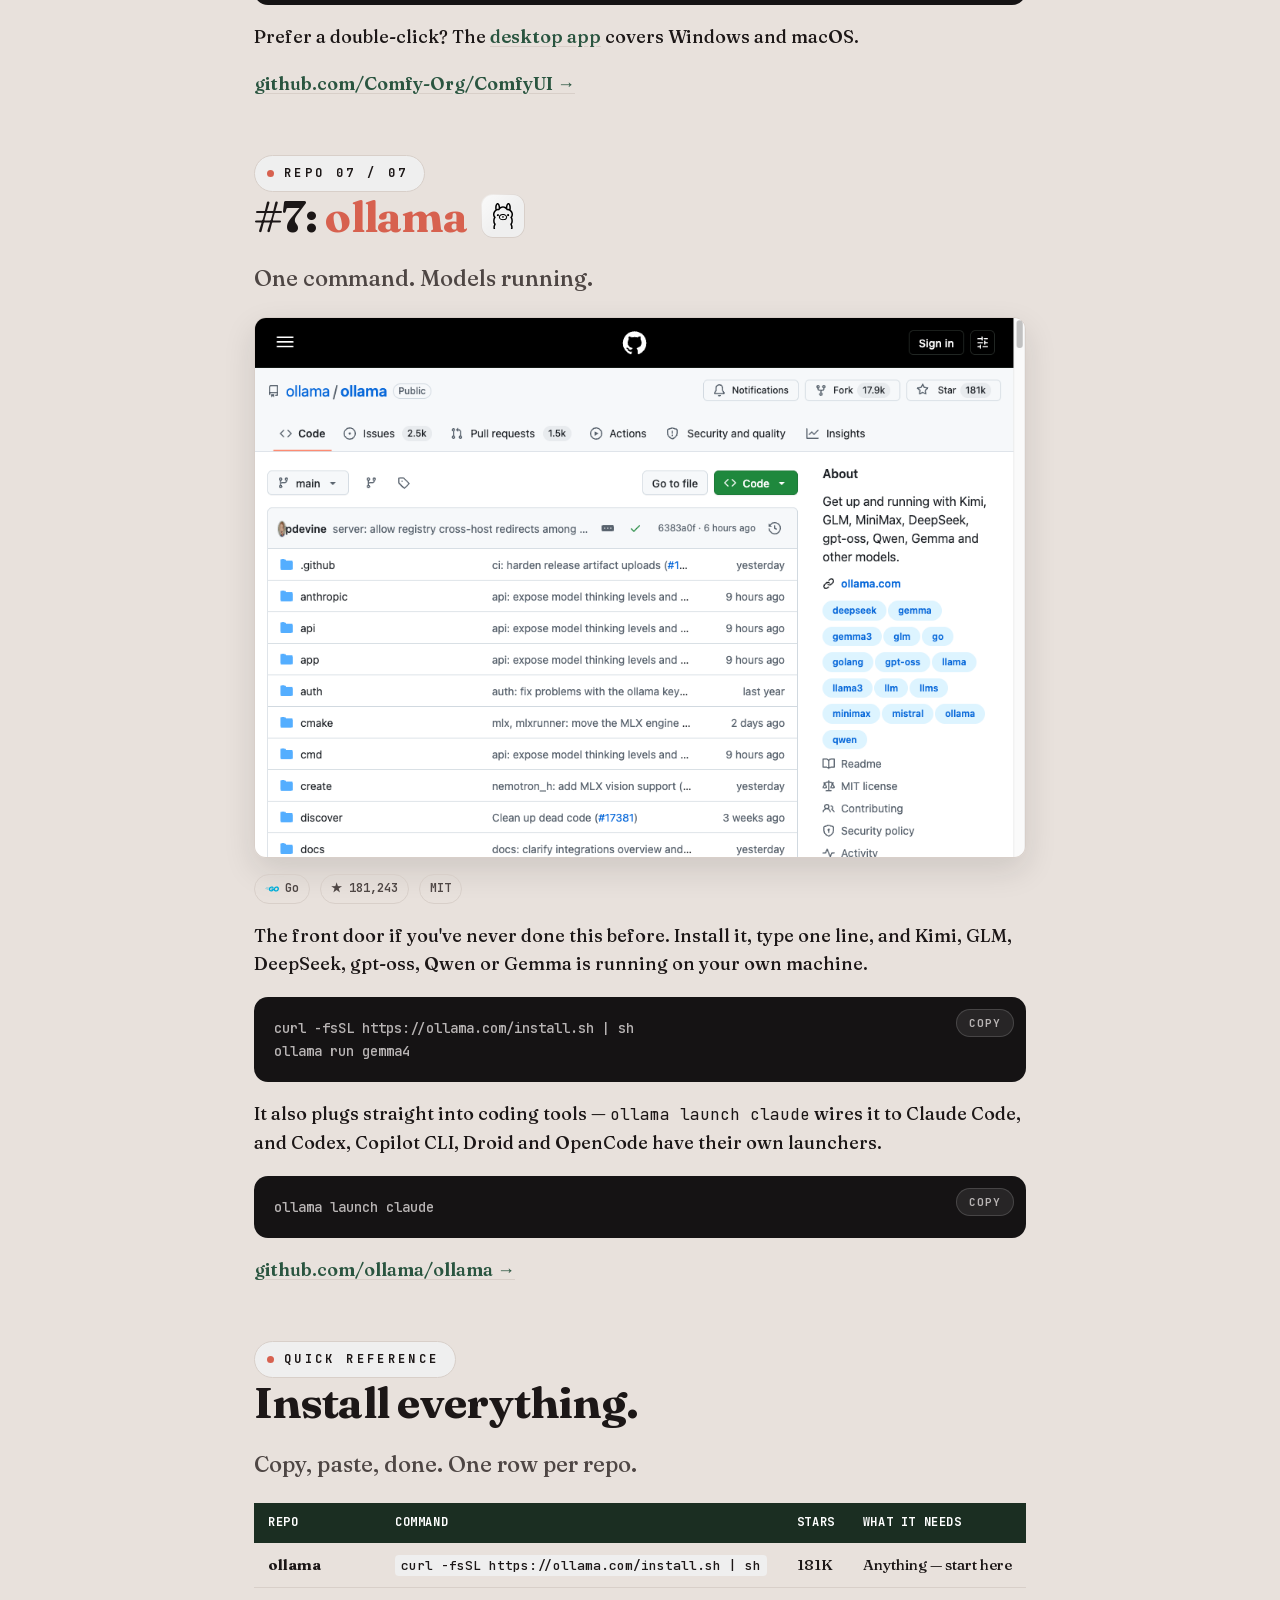
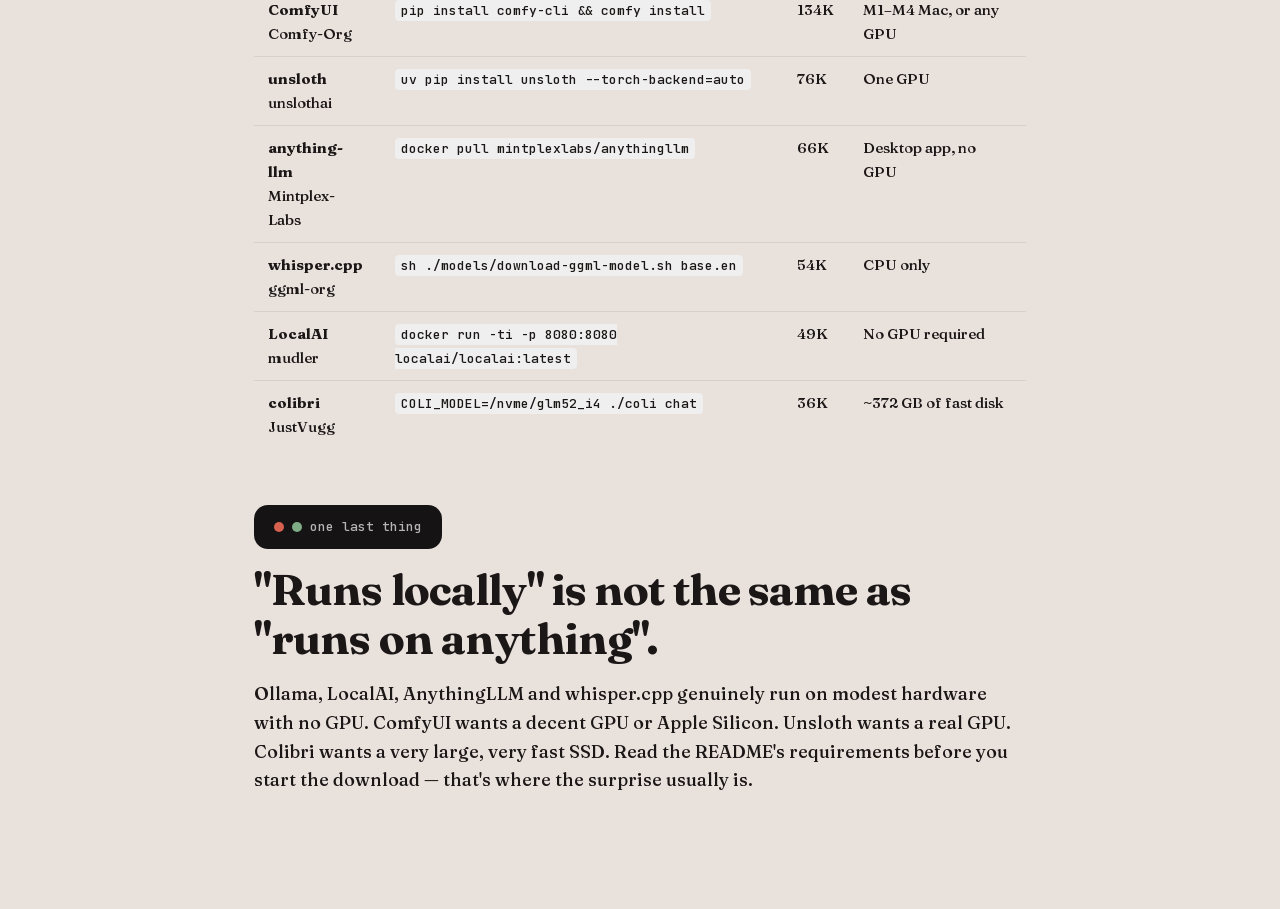
<file: local-ai-models/index.html>
<!doctype html>
<html lang="en">
<head>
<meta charset="utf-8">
<meta name="viewport" content="width=device-width, initial-scale=1">
<title>Run AI Locally — 7 Repos, No Supercomputer</title>
<link rel="stylesheet" href="../styles/grove/grove.css">
<script src="../styles/grove/grove.js" defer></script>
</head>
<body class="grove">
<div class="wrap">

  <section class="section">
    <span class="kicker">7 Repos · Local &amp; Free</span>
    <h1>You don't need a supercomputer to run <span style="color:var(--grove-coral)">AI locally</span>.</h1>
    <p class="lead">Seven open-source projects that run models on hardware you already own — chat, transcription, image and 3D generation, fine-tuning, and a full private AI over your own documents.</p>
    <div style="display:flex; gap:10px; flex-wrap:wrap; margin-top:8px;">
      <span class="tag"><img src="../styles/icons/github.svg" alt="" width="14" height="14"> 7 repos</span>
      <span class="tag">596K+ combined stars</span>
      <span class="tag"><img src="../styles/icons/ollama.svg" alt="" width="14" height="14"> No API bill</span>
    </div>
  </section>

  <section class="section">
    <div class="card mono" style="font-size:14px; color:var(--grove-muted);">
      <strong style="color:var(--grove-ink);">How to use this guide:</strong> each entry has what it does, what it actually needs from your machine, and the exact install command from the project's own README. Star counts were pulled live when this guide was built — they move fast, so check the repo.
      <br><br>
      <strong style="color:var(--grove-ink);">New to this?</strong> Start at <a href="#ollama">#7 Ollama</a> — one command and a model is running. Come back to the rest once that works.
    </div>
  </section>

  <!-- 01 colibri -->
  <section class="section" id="colibri">
    <span class="kicker">Repo 01 / 07</span>
    <div style="display:flex; align-items:center; gap:14px; margin-bottom:8px;">
      <h2 style="margin:0;">#1: <span style="color:var(--grove-coral)">colibri</span></h2>
      <div class="icon-tile chip" style="width:44px; height:44px; border-radius:12px; display:flex; align-items:center; justify-content:center;">
        <img src="../styles/icons/colibri.svg" alt="" style="width:26px; height:26px; object-fit:contain; position:relative; z-index:1;">
      </div>
    </div>
    <p class="lead">Frontier models. Your own laptop.</p>
    <div class="screenshot">
      <img src="assets/screenshots/colibri.png" alt="JustVugg/colibri repository on GitHub" loading="lazy">
    </div>
    <div style="display:flex; gap:10px; flex-wrap:wrap; margin:14px 0;">
      <span class="tag">C</span>
      <span class="tag">★ 36,218</span>
      <span class="tag">Apache-2.0</span>
    </div>
    <p>Treats your disk, RAM and VRAM as one memory hierarchy and streams the experts in as it needs them. Pure C, zero dependencies — so a 744B-parameter MoE model stops being a question of how much RAM you have.</p>
    <p><strong>The catch:</strong> it moves the constraint from memory to storage. The reference model (GLM-5.2 int4) is about <strong>372 GB on disk</strong>, ideally a fast SSD. This is the most demanding entry in the guide, not the least.</p>
    <div class="code-block">
      <button class="copy-btn" type="button">Copy</button>
      <pre># prebuilt release — no compiler needed
# grab your platform's archive from github.com/JustVugg/colibri/releases
mkdir colibri &amp;&amp; tar xzf colibri-v1.11.0-linux-x86_64.tar.gz -C colibri &amp;&amp; cd colibri
python3 coli info

# or build from source (needs gcc/clang with OpenMP)
git clone https://github.com/JustVugg/colibri &amp;&amp; cd colibri/c
./setup.sh</pre>
    </div>
    <div class="code-block">
      <button class="copy-btn" type="button">Copy</button>
      <pre>COLI_MODEL=/nvme/glm52_i4 ./coli doctor   # readiness check
COLI_MODEL=/nvme/glm52_i4 ./coli chat     # chat in the terminal
./coli web --model /nvme/glm52_i4         # API + dashboard</pre>
    </div>
    <p><a href="https://github.com/JustVugg/colibri">github.com/JustVugg/colibri →</a></p>
  </section>

  <!-- 02 LocalAI -->
  <section class="section" id="localai">
    <span class="kicker">Repo 02 / 07</span>
    <div style="display:flex; align-items:center; gap:14px; margin-bottom:8px;">
      <h2 style="margin:0;">#2: <span style="color:var(--grove-coral)">LocalAI</span></h2>
      <div class="icon-tile chip" style="width:44px; height:44px; border-radius:12px; display:flex; align-items:center; justify-content:center;">
        <img src="../styles/icons/localai.svg" alt="" style="width:26px; height:26px; object-fit:contain; position:relative; z-index:1;">
      </div>
    </div>
    <p class="lead">A drop-in OpenAI API that needs no GPU.</p>
    <div class="screenshot">
      <img src="assets/screenshots/localai.png" alt="mudler/LocalAI repository on GitHub" loading="lazy">
    </div>
    <div style="display:flex; gap:10px; flex-wrap:wrap; margin:14px 0;">
      <span class="tag"><img src="../styles/icons/golang.svg" alt="" width="14" height="14"> Go</span>
      <span class="tag">★ 49,165</span>
      <span class="tag">MIT</span>
    </div>
    <p>One engine for LLMs, vision, voice, image and video — including 3D generation. Point any app that speaks the OpenAI API at <span class="mono">localhost:8080</span> and it works, unchanged.</p>
    <div class="code-block">
      <button class="copy-btn" type="button">Copy</button>
      <pre># CPU only
docker run -ti --name local-ai -p 8080:8080 localai/localai:latest

# NVIDIA GPU (CUDA 13)
docker run -ti --name local-ai -p 8080:8080 --gpus all localai/localai:latest-gpu-nvidia-cuda-13</pre>
    </div>
    <div class="code-block">
      <button class="copy-btn" type="button">Copy</button>
      <pre>local-ai run llama-3.2-1b-instruct:q4_k_m        # from the gallery
local-ai run huggingface://TheBloke/phi-2-GGUF/phi-2.Q8_0.gguf
local-ai run ollama://gemma:2b                   # reuse Ollama models</pre>
    </div>
    <p>macOS has a signed-elsewhere DMG — after installing, run <span class="mono">sudo xattr -d com.apple.quarantine /Applications/LocalAI.app</span>.</p>
    <p><a href="https://github.com/mudler/LocalAI">github.com/mudler/LocalAI →</a></p>
  </section>

  <!-- 03 whisper.cpp -->
  <section class="section" id="whisper-cpp">
    <span class="kicker">Repo 03 / 07</span>
    <div style="display:flex; align-items:center; gap:14px; margin-bottom:8px;">
      <h2 style="margin:0;">#3: <span style="color:var(--grove-coral)">whisper.cpp</span></h2>
      <div class="icon-tile chip" style="width:44px; height:44px; border-radius:12px; display:flex; align-items:center; justify-content:center;">
        <img src="../styles/icons/ggml.jpg" alt="" style="width:26px; height:26px; object-fit:contain; position:relative; z-index:1;">
      </div>
    </div>
    <p class="lead">Transcription with no bill.</p>
    <div class="screenshot">
      <img src="assets/screenshots/whisper-cpp.png" alt="ggml-org/whisper.cpp repository on GitHub" loading="lazy">
    </div>
    <div style="display:flex; gap:10px; flex-wrap:wrap; margin:14px 0;">
      <span class="tag"><img src="../styles/icons/cpp.svg" alt="" width="14" height="14"> C++</span>
      <span class="tag">★ 53,771</span>
      <span class="tag">MIT</span>
    </div>
    <p>OpenAI's Whisper ported to C/C++. Runs on the CPU, and on an Apple Silicon Mac it runs on the GPU through Metal. Your calls, interviews and voiceovers stop costing by the minute.</p>
    <div class="code-block">
      <button class="copy-btn" type="button">Copy</button>
      <pre>git clone https://github.com/ggml-org/whisper.cpp.git
cd whisper.cpp
sh ./models/download-ggml-model.sh base.en
cmake -B build
cmake --build build -j --config Release
./build/bin/whisper-cli -f samples/jfk.wav</pre>
    </div>
    <p><a href="https://github.com/ggml-org/whisper.cpp">github.com/ggml-org/whisper.cpp →</a></p>
  </section>

  <!-- 04 AnythingLLM -->
  <section class="section" id="anything-llm">
    <span class="kicker">Repo 04 / 07</span>
    <div style="display:flex; align-items:center; gap:14px; margin-bottom:8px;">
      <h2 style="margin:0;">#4: <span style="color:var(--grove-coral)">AnythingLLM</span></h2>
      <div class="icon-tile chip" style="width:44px; height:44px; border-radius:12px; display:flex; align-items:center; justify-content:center;">
        <img src="../styles/icons/anything-llm.svg" alt="" style="width:26px; height:26px; object-fit:contain; position:relative; z-index:1;">
      </div>
    </div>
    <p class="lead">Stop renting your AI.</p>
    <div class="screenshot">
      <img src="assets/screenshots/anything-llm.png" alt="Mintplex-Labs/anything-llm repository on GitHub" loading="lazy">
    </div>
    <div style="display:flex; gap:10px; flex-wrap:wrap; margin:14px 0;">
      <span class="tag"><img src="../styles/icons/javascript.svg" alt="" width="14" height="14"> JavaScript</span>
      <span class="tag">★ 66,203</span>
      <span class="tag">MIT</span>
    </div>
    <p>A desktop app that puts a full private AI on your machine with your own documents inside it — chat over your docs, plus agents. Runs locally by default; nothing you feed it has to leave the laptop.</p>
    <div class="code-block">
      <button class="copy-btn" type="button">Copy</button>
      <pre># desktop app (Mac, Windows, Linux)
open https://anythingllm.com/download

# or self-host — multi-user and the embeddable chat widget are Docker-only
docker pull mintplexlabs/anythingllm</pre>
    </div>
    <p><a href="https://github.com/Mintplex-Labs/anything-llm">github.com/Mintplex-Labs/anything-llm →</a></p>
  </section>

  <!-- 05 unsloth -->
  <section class="section" id="unsloth">
    <span class="kicker">Repo 05 / 07</span>
    <div style="display:flex; align-items:center; gap:14px; margin-bottom:8px;">
      <h2 style="margin:0;">#5: <span style="color:var(--grove-coral)">unsloth</span></h2>
      <div class="icon-tile chip" style="width:44px; height:44px; border-radius:12px; display:flex; align-items:center; justify-content:center;">
        <img src="../styles/icons/unsloth.png" alt="" style="width:26px; height:26px; object-fit:contain; position:relative; z-index:1;">
      </div>
    </div>
    <p class="lead">Train your own on one GPU.</p>
    <div class="screenshot">
      <img src="assets/screenshots/unsloth.png" alt="unslothai/unsloth repository on GitHub" loading="lazy">
    </div>
    <div style="display:flex; gap:10px; flex-wrap:wrap; margin:14px 0;">
      <span class="tag"><img src="../styles/icons/python.svg" alt="" width="14" height="14"> Python</span>
      <span class="tag">★ 76,406</span>
      <span class="tag">Apache-2.0</span>
    </div>
    <p>Fine-tuning at roughly twice the speed on about 70% less memory, with no accuracy loss — mixture-of-experts models train far faster. This is the one entry here that genuinely wants a GPU; AMD, Intel, Blackwell and DGX Spark have their own install guides.</p>
    <div class="code-block">
      <button class="copy-btn" type="button">Copy</button>
      <pre>uv venv unsloth_env --python 3.13
source unsloth_env/bin/activate
uv pip install unsloth --torch-backend=auto</pre>
    </div>
    <div class="code-block">
      <button class="copy-btn" type="button">Copy</button>
      <pre>winget install -e --id Python.Python.3.13
winget install --id=astral-sh.uv -e
uv venv unsloth_env --python 3.13
.\unsloth_env\Scripts\activate
uv pip install unsloth --torch-backend=auto</pre>
    </div>
    <p><a href="https://github.com/unslothai/unsloth">github.com/unslothai/unsloth →</a></p>
  </section>

  <!-- 06 ComfyUI -->
  <section class="section" id="comfyui">
    <span class="kicker">Repo 06 / 07</span>
    <div style="display:flex; align-items:center; gap:14px; margin-bottom:8px;">
      <h2 style="margin:0;">#6: <span style="color:var(--grove-coral)">ComfyUI</span></h2>
      <div class="icon-tile chip" style="width:44px; height:44px; border-radius:12px; display:flex; align-items:center; justify-content:center;">
        <img src="../styles/icons/comfyui.svg" alt="" style="width:26px; height:26px; object-fit:contain; position:relative; z-index:1;">
      </div>
    </div>
    <p class="lead">Image models on a MacBook.</p>
    <div class="screenshot">
      <img src="assets/screenshots/comfyui.png" alt="Comfy-Org/ComfyUI repository on GitHub" loading="lazy">
    </div>
    <div style="display:flex; gap:10px; flex-wrap:wrap; margin:14px 0;">
      <span class="tag"><img src="../styles/icons/python.svg" alt="" width="14" height="14"> Python</span>
      <span class="tag">★ 133,837</span>
      <span class="tag">GPL-3.0</span>
    </div>
    <p>The image and video generation stack, as a graph/nodes interface. It offloads models and manages memory so a laptop can hold the whole graph — and it supports every OS and GPU type, including Apple Silicon.</p>
    <div class="code-block">
      <button class="copy-btn" type="button">Copy</button>
      <pre>pip install comfy-cli
comfy install</pre>
    </div>
    <p>Prefer a double-click? The <a href="https://www.comfy.org/download">desktop app</a> covers Windows and macOS.</p>
    <p><a href="https://github.com/Comfy-Org/ComfyUI">github.com/Comfy-Org/ComfyUI →</a></p>
  </section>

  <!-- 07 ollama -->
  <section class="section" id="ollama">
    <span class="kicker">Repo 07 / 07</span>
    <div style="display:flex; align-items:center; gap:14px; margin-bottom:8px;">
      <h2 style="margin:0;">#7: <span style="color:var(--grove-coral)">ollama</span></h2>
      <div class="icon-tile chip" style="width:44px; height:44px; border-radius:12px; display:flex; align-items:center; justify-content:center;">
        <img src="../styles/icons/ollama.svg" alt="" style="width:26px; height:26px; object-fit:contain; position:relative; z-index:1;">
      </div>
    </div>
    <p class="lead">One command. Models running.</p>
    <div class="screenshot">
      <img src="assets/screenshots/ollama.png" alt="ollama/ollama repository on GitHub" loading="lazy">
    </div>
    <div style="display:flex; gap:10px; flex-wrap:wrap; margin:14px 0;">
      <span class="tag"><img src="../styles/icons/golang.svg" alt="" width="14" height="14"> Go</span>
      <span class="tag">★ 181,243</span>
      <span class="tag">MIT</span>
    </div>
    <p>The front door if you've never done this before. Install it, type one line, and Kimi, GLM, DeepSeek, gpt-oss, Qwen or Gemma is running on your own machine.</p>
    <div class="code-block">
      <button class="copy-btn" type="button">Copy</button>
      <pre>curl -fsSL https://ollama.com/install.sh | sh
ollama run gemma4</pre>
    </div>
    <p>It also plugs straight into coding tools — <span class="mono">ollama launch claude</span> wires it to Claude Code, and Codex, Copilot CLI, Droid and OpenCode have their own launchers.</p>
    <div class="code-block">
      <button class="copy-btn" type="button">Copy</button>
      <pre>ollama launch claude</pre>
    </div>
    <p><a href="https://github.com/ollama/ollama">github.com/ollama/ollama →</a></p>
  </section>

  <section class="section">
    <span class="kicker">Quick Reference</span>
    <h2>Install everything.</h2>
    <p class="lead">Copy, paste, done. One row per repo.</p>
    <div style="overflow-x:auto;">
    <table>
      <thead>
        <tr><th>Repo</th><th>Command</th><th>Stars</th><th>What it needs</th></tr>
      </thead>
      <tbody>
        <tr><td><strong>ollama</strong></td><td><span class="mono-cell">curl -fsSL https://ollama.com/install.sh | sh</span></td><td>181K</td><td>Anything — start here</td></tr>
        <tr><td><strong>ComfyUI</strong><br>Comfy-Org</td><td><span class="mono-cell">pip install comfy-cli &amp;&amp; comfy install</span></td><td>134K</td><td>M1–M4 Mac, or any GPU</td></tr>
        <tr><td><strong>unsloth</strong><br>unslothai</td><td><span class="mono-cell">uv pip install unsloth --torch-backend=auto</span></td><td>76K</td><td>One GPU</td></tr>
        <tr><td><strong>anything-llm</strong><br>Mintplex-Labs</td><td><span class="mono-cell">docker pull mintplexlabs/anythingllm</span></td><td>66K</td><td>Desktop app, no GPU</td></tr>
        <tr><td><strong>whisper.cpp</strong><br>ggml-org</td><td><span class="mono-cell">sh ./models/download-ggml-model.sh base.en</span></td><td>54K</td><td>CPU only</td></tr>
        <tr><td><strong>LocalAI</strong><br>mudler</td><td><span class="mono-cell">docker run -ti -p 8080:8080 localai/localai:latest</span></td><td>49K</td><td>No GPU required</td></tr>
        <tr><td><strong>colibri</strong><br>JustVugg</td><td><span class="mono-cell">COLI_MODEL=/nvme/glm52_i4 ./coli chat</span></td><td>36K</td><td>~372 GB of fast disk</td></tr>
      </tbody>
    </table>
    </div>
  </section>

  <section class="section">
    <div class="terminal" style="width:auto; display:inline-flex;">
      <span class="dot" style="background:var(--grove-coral)"></span><span class="dot" style="background:var(--grove-sage)"></span>
      one last thing
    </div>
    <h2 style="margin-top:16px;">"Runs locally" is not the same as "runs on anything".</h2>
    <p>Ollama, LocalAI, AnythingLLM and whisper.cpp genuinely run on modest hardware with no GPU. ComfyUI wants a decent GPU or Apple Silicon. Unsloth wants a real GPU. Colibri wants a very large, very fast SSD. Read the README's requirements before you start the download — that's where the surprise usually is.</p>
  </section>

</div>
</body>
</html>
</file>
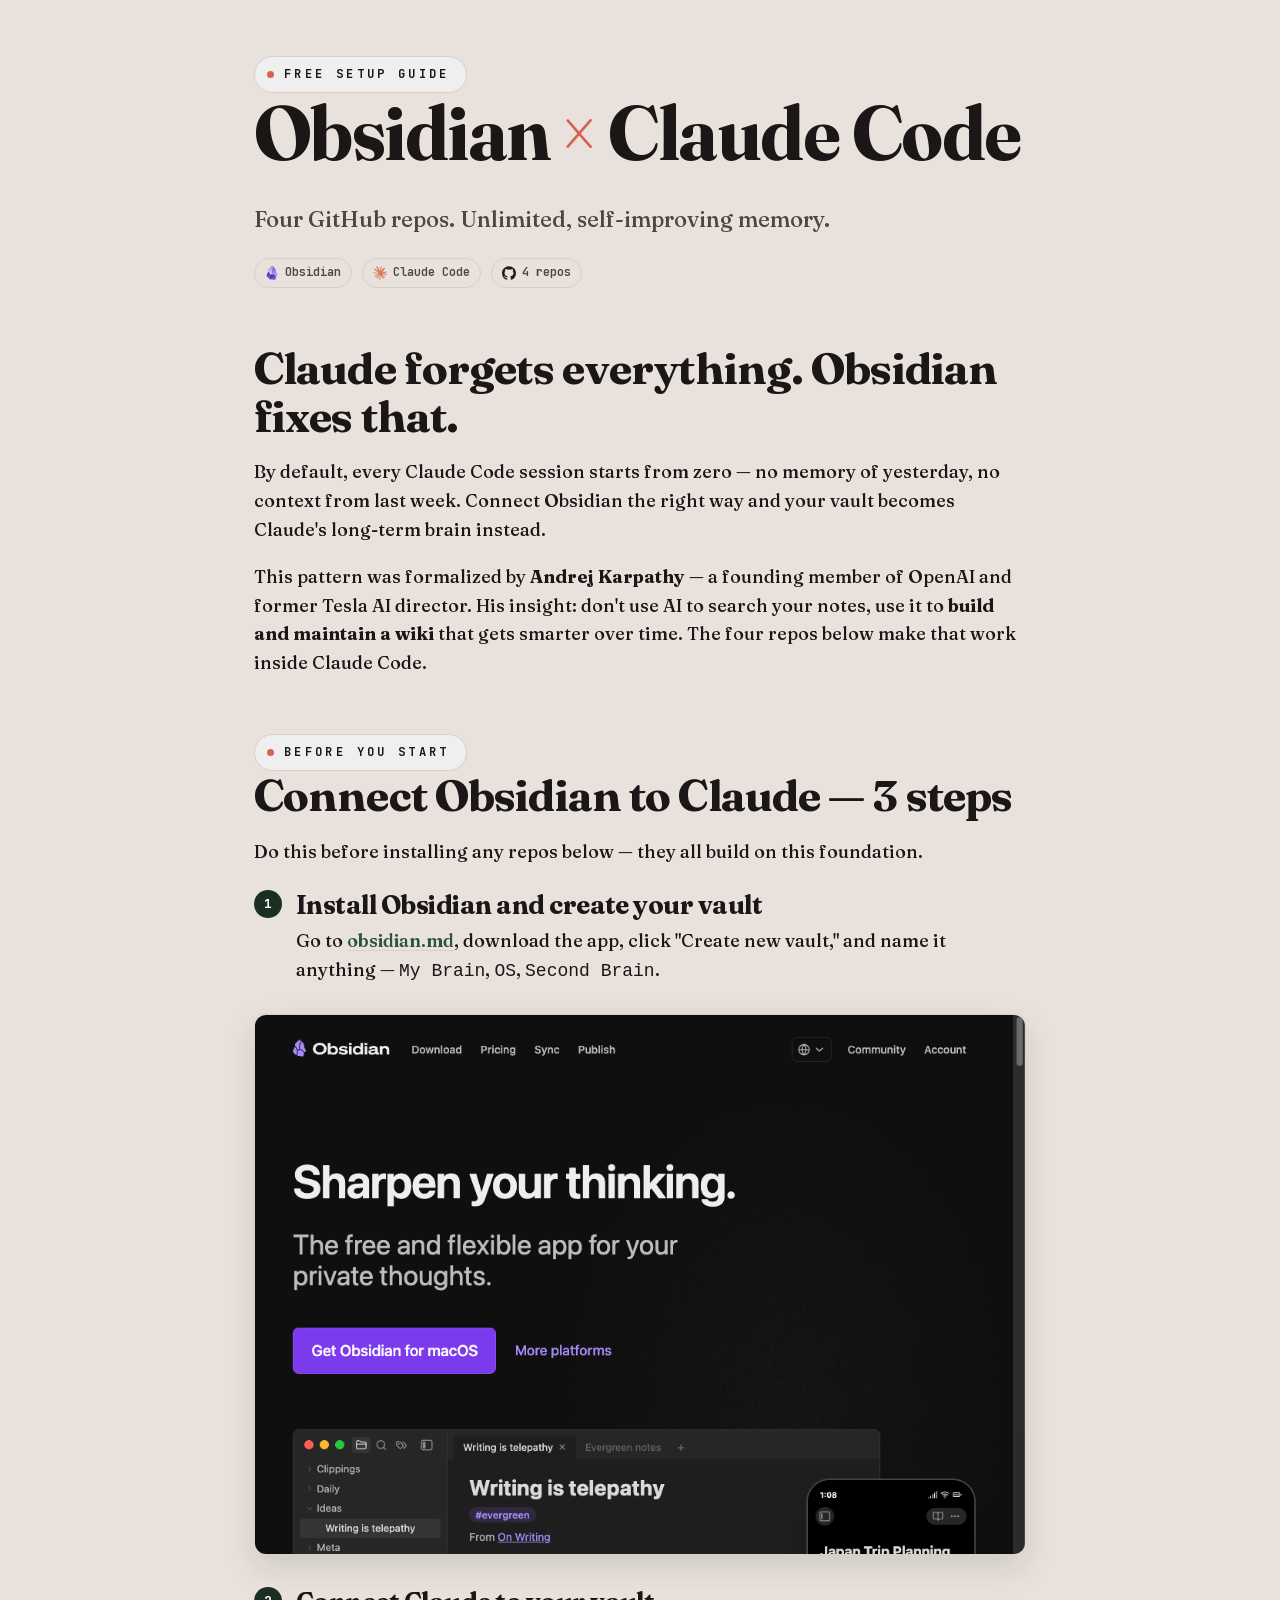
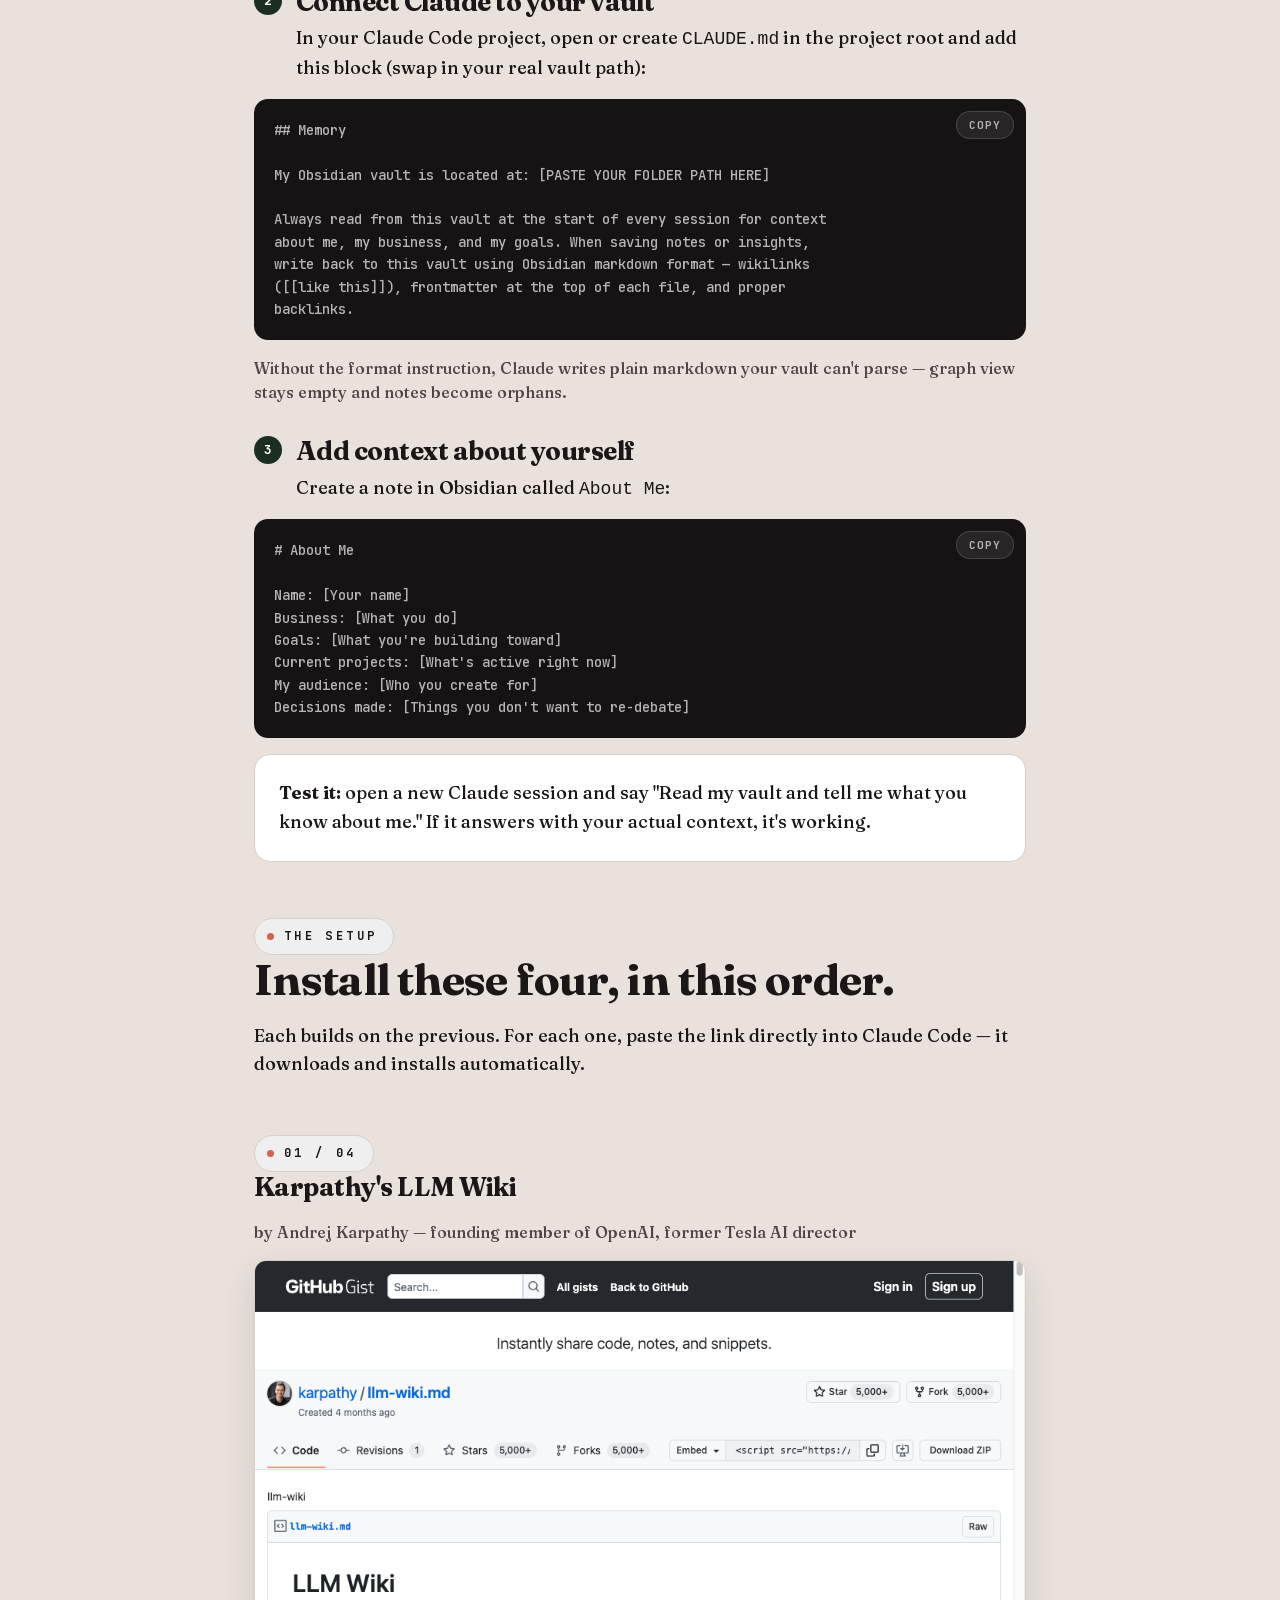
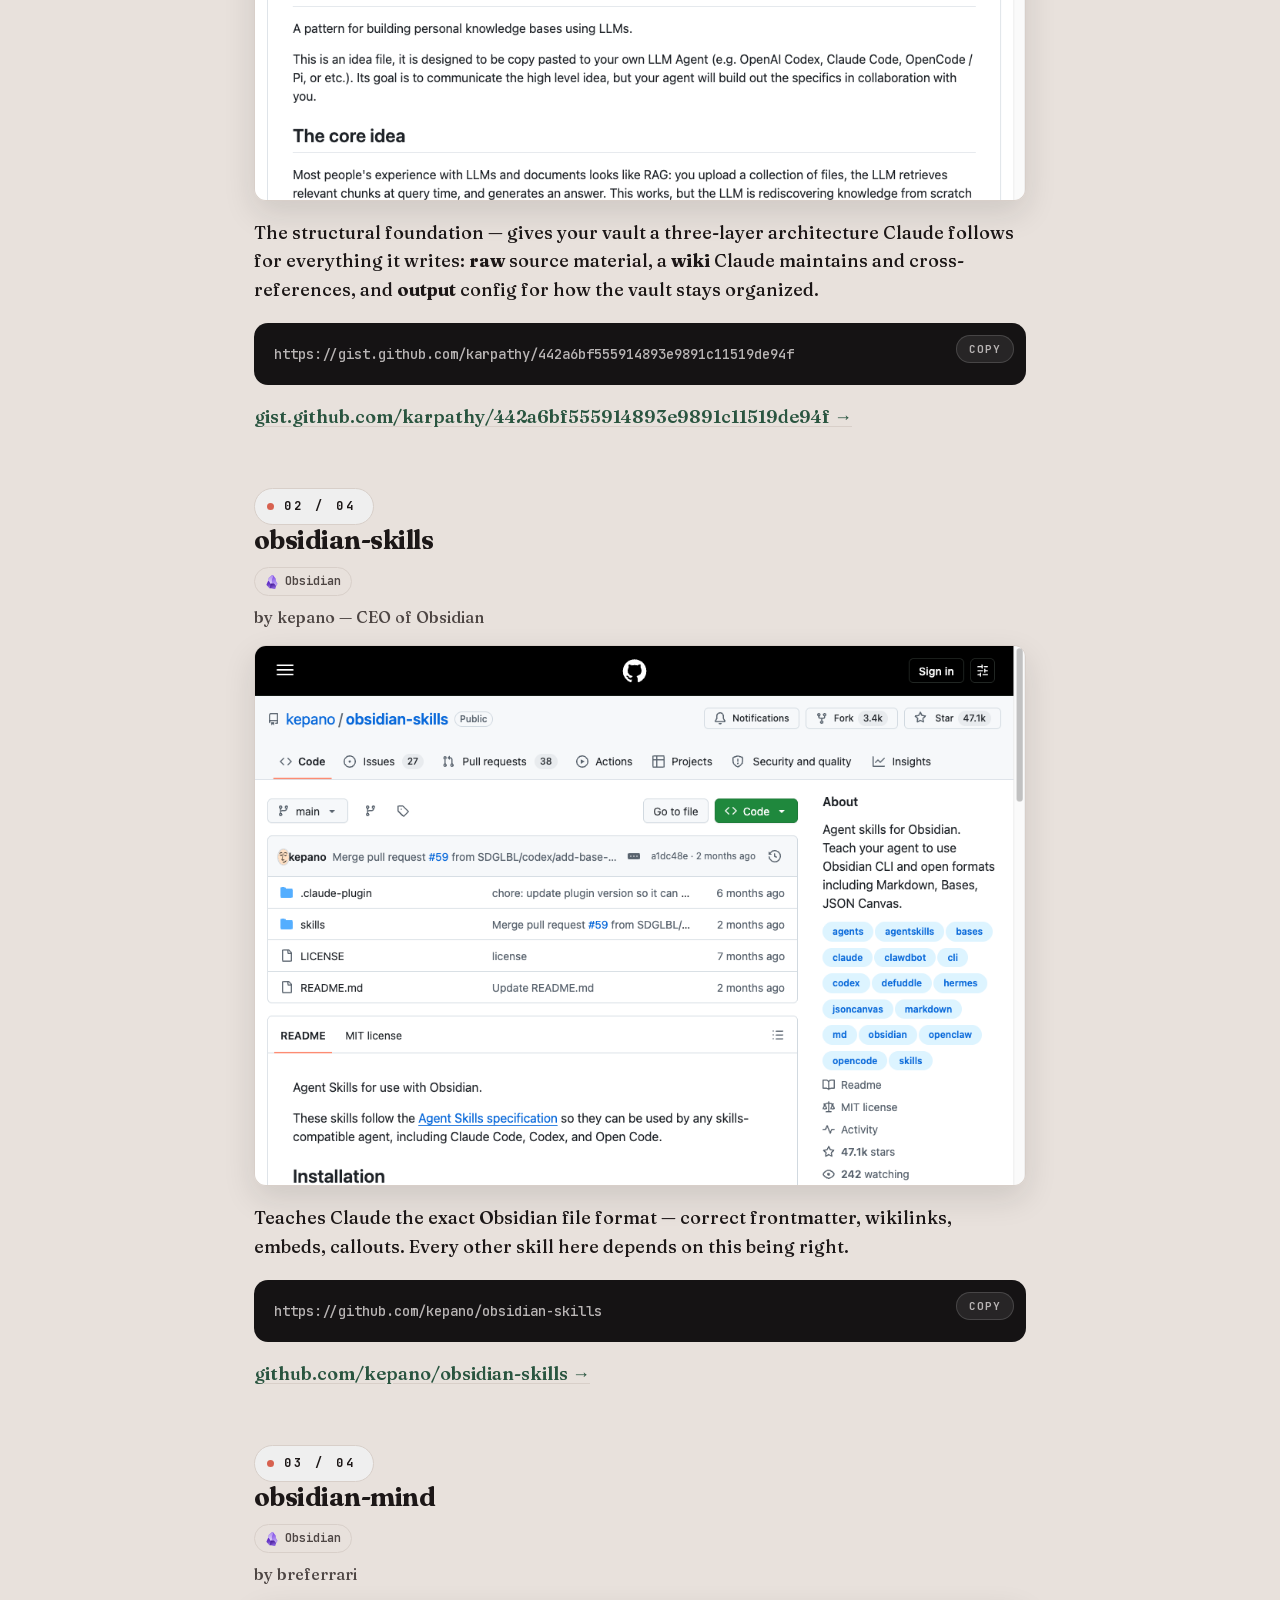
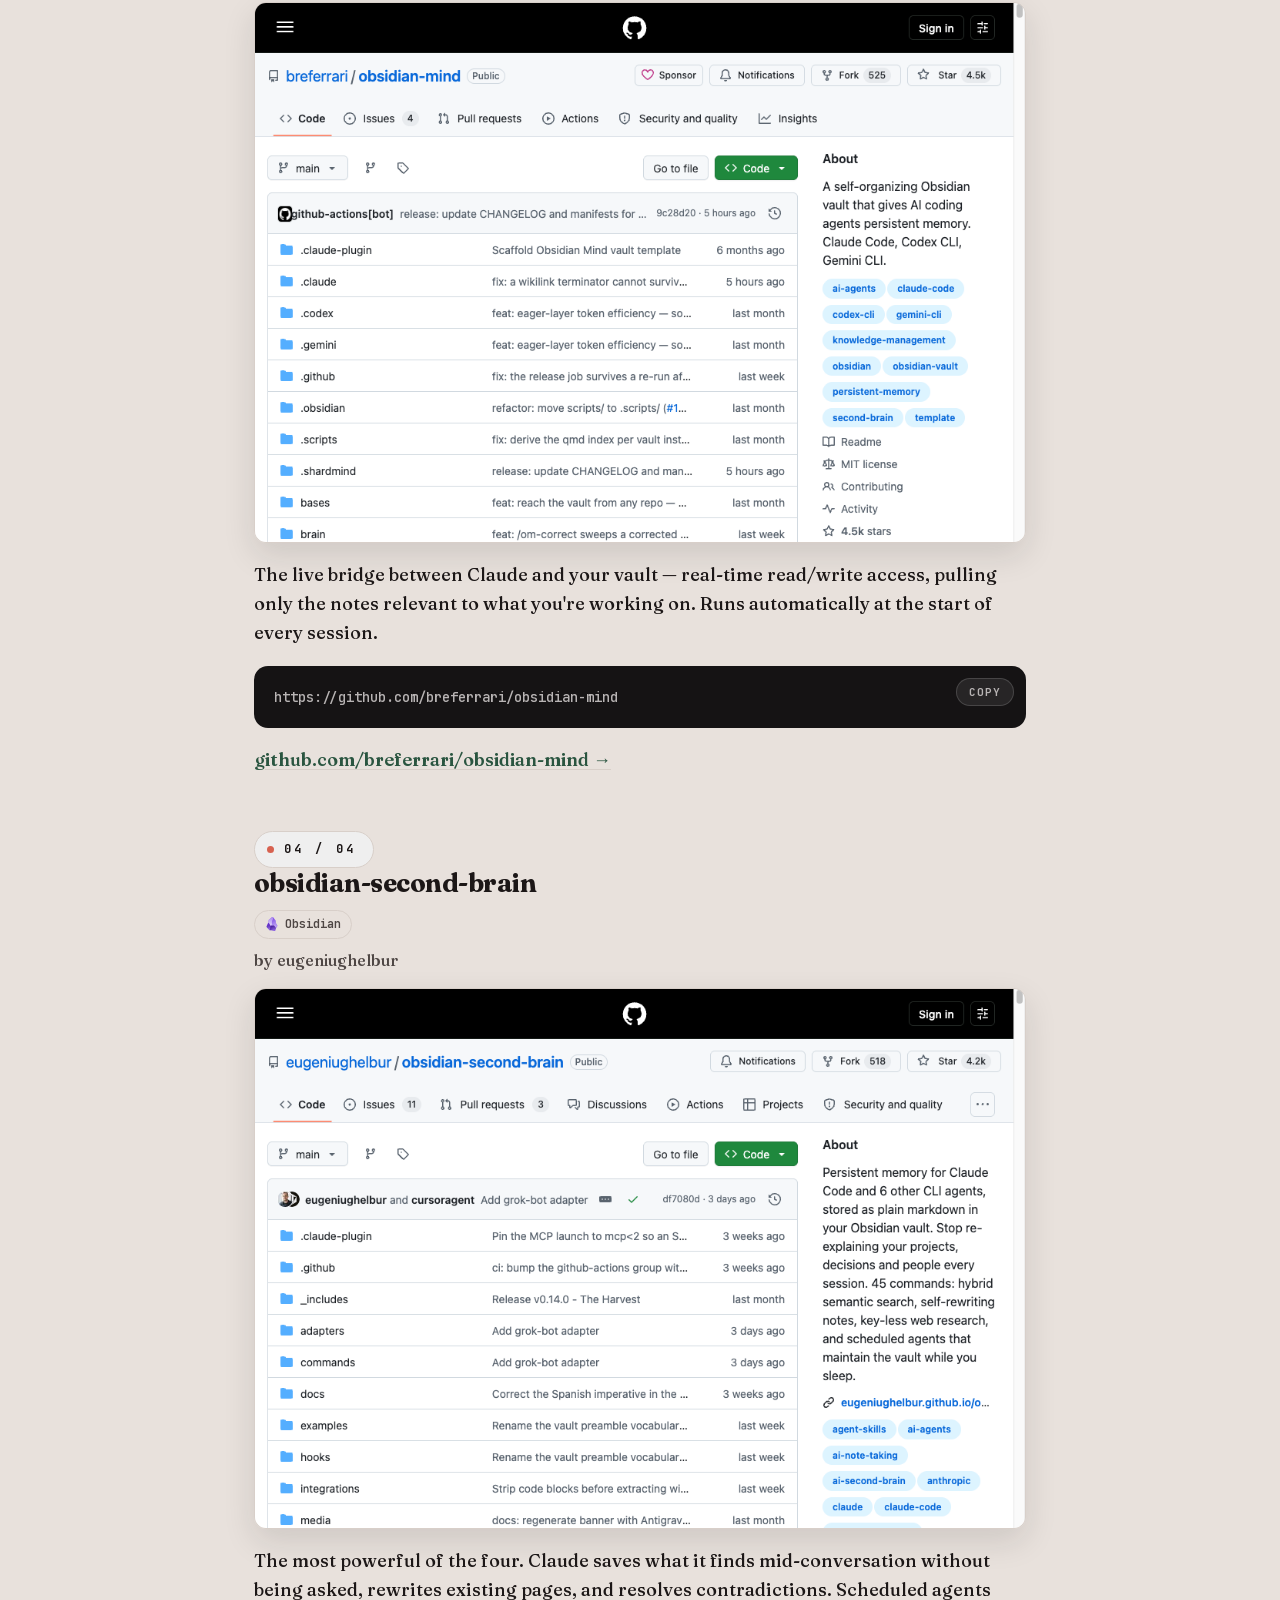
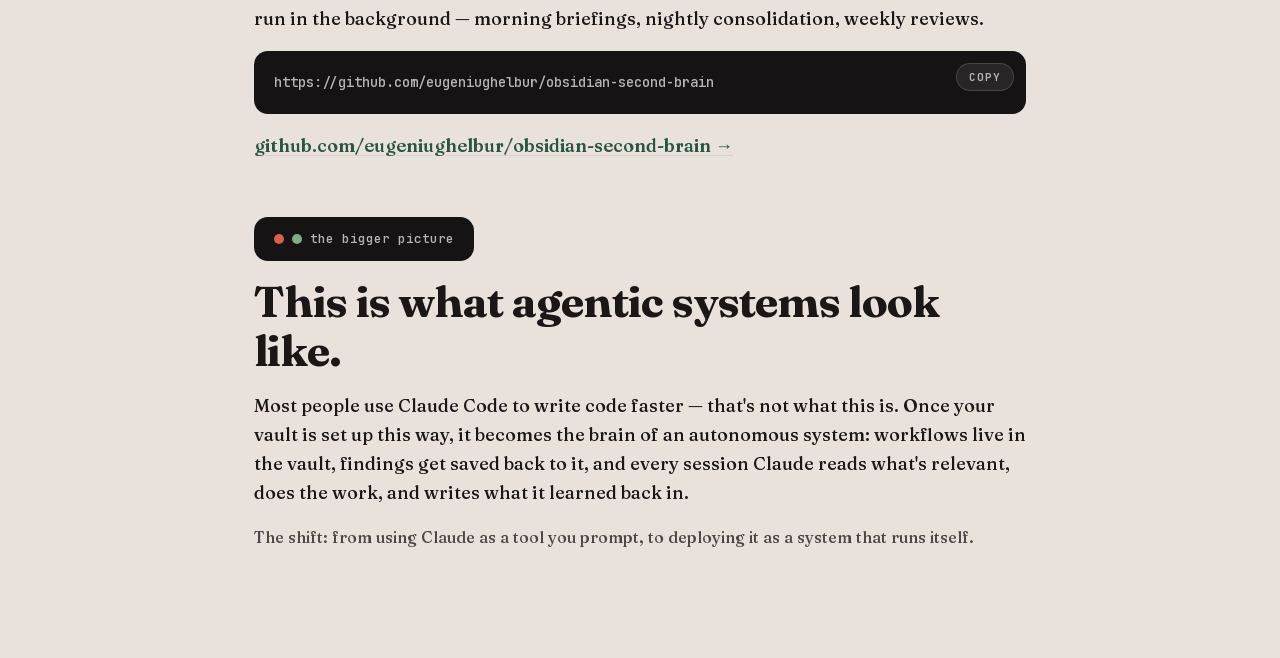
<file: obsidian/index.html>
<!doctype html>
<html lang="en">
<head>
<meta charset="utf-8">
<meta name="viewport" content="width=device-width, initial-scale=1">
<title>Obsidian × Claude Code — Unlimited, Self-Improving Memory</title>
<link rel="stylesheet" href="../styles/grove/grove.css">
<script src="../styles/grove/grove.js" defer></script>
</head>
<body class="grove">
<div class="wrap">

  <section class="section">
    <span class="kicker">Free Setup Guide</span>
    <h1>Obsidian <span style="color:var(--grove-coral)">×</span> Claude Code</h1>
    <p class="lead">Four GitHub repos. Unlimited, self-improving memory.</p>
    <div style="display:flex; gap:10px; flex-wrap:wrap; margin-top:8px;">
      <span class="tag"><img src="../styles/icons/obsidian.svg" alt="" width="14" height="14"> Obsidian</span>
      <span class="tag"><img src="../styles/icons/anthropic.svg" alt="" width="14" height="14"> Claude Code</span>
      <span class="tag"><img src="../styles/icons/github.svg" alt="" width="14" height="14"> 4 repos</span>
    </div>
  </section>

  <section class="section">
    <h2>Claude forgets everything. Obsidian fixes that.</h2>
    <p>By default, every Claude Code session starts from zero — no memory of yesterday, no context from last week. Connect Obsidian the right way and your vault becomes Claude's long-term brain instead.</p>
    <p>This pattern was formalized by <strong>Andrej Karpathy</strong> — a founding member of OpenAI and former Tesla AI director. His insight: don't use AI to search your notes, use it to <strong>build and maintain a wiki</strong> that gets smarter over time. The four repos below make that work inside Claude Code.</p>
  </section>

  <section class="section">
    <span class="kicker">Before You Start</span>
    <h2>Connect Obsidian to Claude — 3 steps</h2>
    <p>Do this before installing any repos below — they all build on this foundation.</p>

    <div style="display:flex; gap:14px; align-items:flex-start; margin:24px 0 12px;">
      <span class="step-num">1</span>
      <div>
        <h3 style="margin-bottom:6px;">Install Obsidian and create your vault</h3>
        <p style="margin:0 0 12px;">Go to <a href="https://obsidian.md">obsidian.md</a>, download the app, click "Create new vault," and name it anything — <code class="mono-cell">My Brain</code>, <code class="mono-cell">OS</code>, <code class="mono-cell">Second Brain</code>.</p>
      </div>
    </div>
    <div class="screenshot">
      <img src="assets/screenshots/obsidian-md.png" alt="obsidian.md homepage" loading="lazy">
    </div>

    <div style="display:flex; gap:14px; align-items:flex-start; margin:32px 0 12px;">
      <span class="step-num">2</span>
      <div>
        <h3 style="margin-bottom:6px;">Connect Claude to your vault</h3>
        <p style="margin:0;">In your Claude Code project, open or create <code class="mono-cell">CLAUDE.md</code> in the project root and add this block (swap in your real vault path):</p>
      </div>
    </div>
    <div class="code-block">
      <button class="copy-btn" type="button">Copy</button>
      <pre>## Memory

My Obsidian vault is located at: [PASTE YOUR FOLDER PATH HERE]

Always read from this vault at the start of every session for context
about me, my business, and my goals. When saving notes or insights,
write back to this vault using Obsidian markdown format — wikilinks
([[like this]]), frontmatter at the top of each file, and proper
backlinks.</pre>
    </div>
    <p class="lead" style="font-size:16px;">Without the format instruction, Claude writes plain markdown your vault can't parse — graph view stays empty and notes become orphans.</p>

    <div style="display:flex; gap:14px; align-items:flex-start; margin:32px 0 12px;">
      <span class="step-num">3</span>
      <div>
        <h3 style="margin-bottom:6px;">Add context about yourself</h3>
        <p style="margin:0;">Create a note in Obsidian called <code class="mono-cell">About Me</code>:</p>
      </div>
    </div>
    <div class="code-block">
      <button class="copy-btn" type="button">Copy</button>
      <pre># About Me

Name: [Your name]
Business: [What you do]
Goals: [What you're building toward]
Current projects: [What's active right now]
My audience: [Who you create for]
Decisions made: [Things you don't want to re-debate]</pre>
    </div>
    <div class="card" style="margin-top:16px;">
      <strong>Test it:</strong> open a new Claude session and say "Read my vault and tell me what you know about me." If it answers with your actual context, it's working.
    </div>
  </section>

  <section class="section">
    <span class="kicker">The Setup</span>
    <h2>Install these four, in this order.</h2>
    <p>Each builds on the previous. For each one, paste the link directly into Claude Code — it downloads and installs automatically.</p>
  </section>

  <!-- 1 Karpathy's LLM Wiki -->
  <section class="section">
    <span class="kicker">01 / 04</span>
    <h3>Karpathy's LLM Wiki</h3>
    <p class="lead" style="font-size:16px;">by Andrej Karpathy — founding member of OpenAI, former Tesla AI director</p>
    <div class="screenshot">
      <img src="assets/screenshots/karpathy-llm-wiki.png" alt="Andrej Karpathy's llm-wiki gist on GitHub" loading="lazy">
    </div>
    <p>The structural foundation — gives your vault a three-layer architecture Claude follows for everything it writes: <strong>raw</strong> source material, a <strong>wiki</strong> Claude maintains and cross-references, and <strong>output</strong> config for how the vault stays organized.</p>
    <div class="code-block">
      <button class="copy-btn" type="button">Copy</button>
      <pre>https://gist.github.com/karpathy/442a6bf555914893e9891c11519de94f</pre>
    </div>
    <p><a href="https://gist.github.com/karpathy/442a6bf555914893e9891c11519de94f">gist.github.com/karpathy/442a6bf555914893e9891c11519de94f →</a></p>
  </section>

  <!-- 2 obsidian-skills -->
  <section class="section">
    <span class="kicker">02 / 04</span>
    <h3>obsidian-skills</h3>
    <span class="tag"><img src="../styles/icons/obsidian.svg" alt="" width="14" height="14"> Obsidian</span>
    <p class="lead" style="font-size:16px; margin-top:8px;">by kepano — CEO of Obsidian</p>
    <div class="screenshot">
      <img src="assets/screenshots/kepano-obsidian-skills.png" alt="kepano/obsidian-skills repository on GitHub" loading="lazy">
    </div>
    <p>Teaches Claude the exact Obsidian file format — correct frontmatter, wikilinks, embeds, callouts. Every other skill here depends on this being right.</p>
    <div class="code-block">
      <button class="copy-btn" type="button">Copy</button>
      <pre>https://github.com/kepano/obsidian-skills</pre>
    </div>
    <p><a href="https://github.com/kepano/obsidian-skills">github.com/kepano/obsidian-skills →</a></p>
  </section>

  <!-- 3 obsidian-mind -->
  <section class="section">
    <span class="kicker">03 / 04</span>
    <h3>obsidian-mind</h3>
    <span class="tag"><img src="../styles/icons/obsidian.svg" alt="" width="14" height="14"> Obsidian</span>
    <p class="lead" style="font-size:16px; margin-top:8px;">by breferrari</p>
    <div class="screenshot">
      <img src="assets/screenshots/breferrari-obsidian-mind.png" alt="breferrari/obsidian-mind repository on GitHub" loading="lazy">
    </div>
    <p>The live bridge between Claude and your vault — real-time read/write access, pulling only the notes relevant to what you're working on. Runs automatically at the start of every session.</p>
    <div class="code-block">
      <button class="copy-btn" type="button">Copy</button>
      <pre>https://github.com/breferrari/obsidian-mind</pre>
    </div>
    <p><a href="https://github.com/breferrari/obsidian-mind">github.com/breferrari/obsidian-mind →</a></p>
  </section>

  <!-- 4 obsidian-second-brain -->
  <section class="section">
    <span class="kicker">04 / 04</span>
    <h3>obsidian-second-brain</h3>
    <span class="tag"><img src="../styles/icons/obsidian.svg" alt="" width="14" height="14"> Obsidian</span>
    <p class="lead" style="font-size:16px; margin-top:8px;">by eugeniughelbur</p>
    <div class="screenshot">
      <img src="assets/screenshots/eugeniughelbur-obsidian-second-brain.png" alt="eugeniughelbur/obsidian-second-brain repository on GitHub" loading="lazy">
    </div>
    <p>The most powerful of the four. Claude saves what it finds mid-conversation without being asked, rewrites existing pages, and resolves contradictions. Scheduled agents run in the background — morning briefings, nightly consolidation, weekly reviews.</p>
    <div class="code-block">
      <button class="copy-btn" type="button">Copy</button>
      <pre>https://github.com/eugeniughelbur/obsidian-second-brain</pre>
    </div>
    <p><a href="https://github.com/eugeniughelbur/obsidian-second-brain">github.com/eugeniughelbur/obsidian-second-brain →</a></p>
  </section>

  <section class="section">
    <div class="terminal" style="width:auto; display:inline-flex;">
      <span class="dot" style="background:var(--grove-coral)"></span><span class="dot" style="background:var(--grove-sage)"></span>
      the bigger picture
    </div>
    <h2 style="margin-top:16px;">This is what agentic systems look like.</h2>
    <p>Most people use Claude Code to write code faster — that's not what this is. Once your vault is set up this way, it becomes the brain of an autonomous system: workflows live in the vault, findings get saved back to it, and every session Claude reads what's relevant, does the work, and writes what it learned back in.</p>
    <p class="lead" style="font-size:16px;">The shift: from using Claude as a tool you prompt, to deploying it as a system that runs itself.</p>
  </section>

</div>
</body>
</html>
</file>
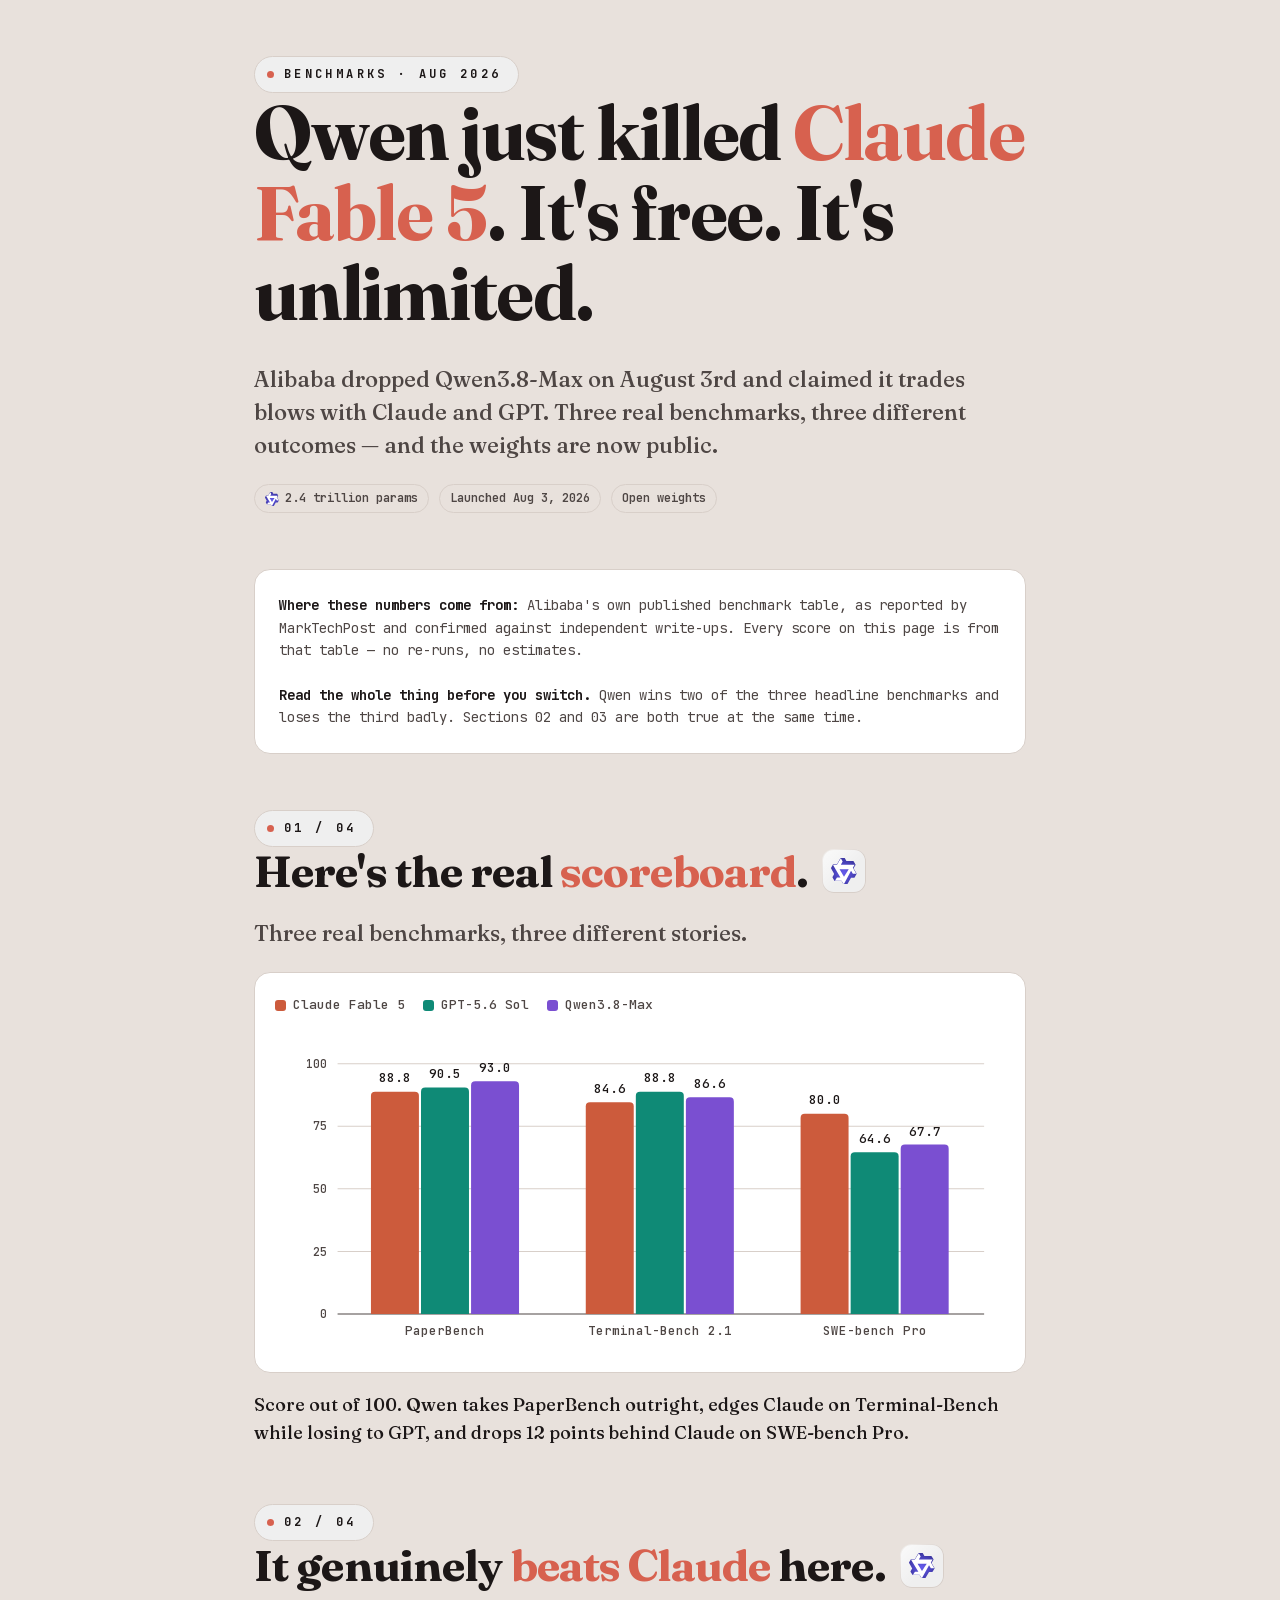
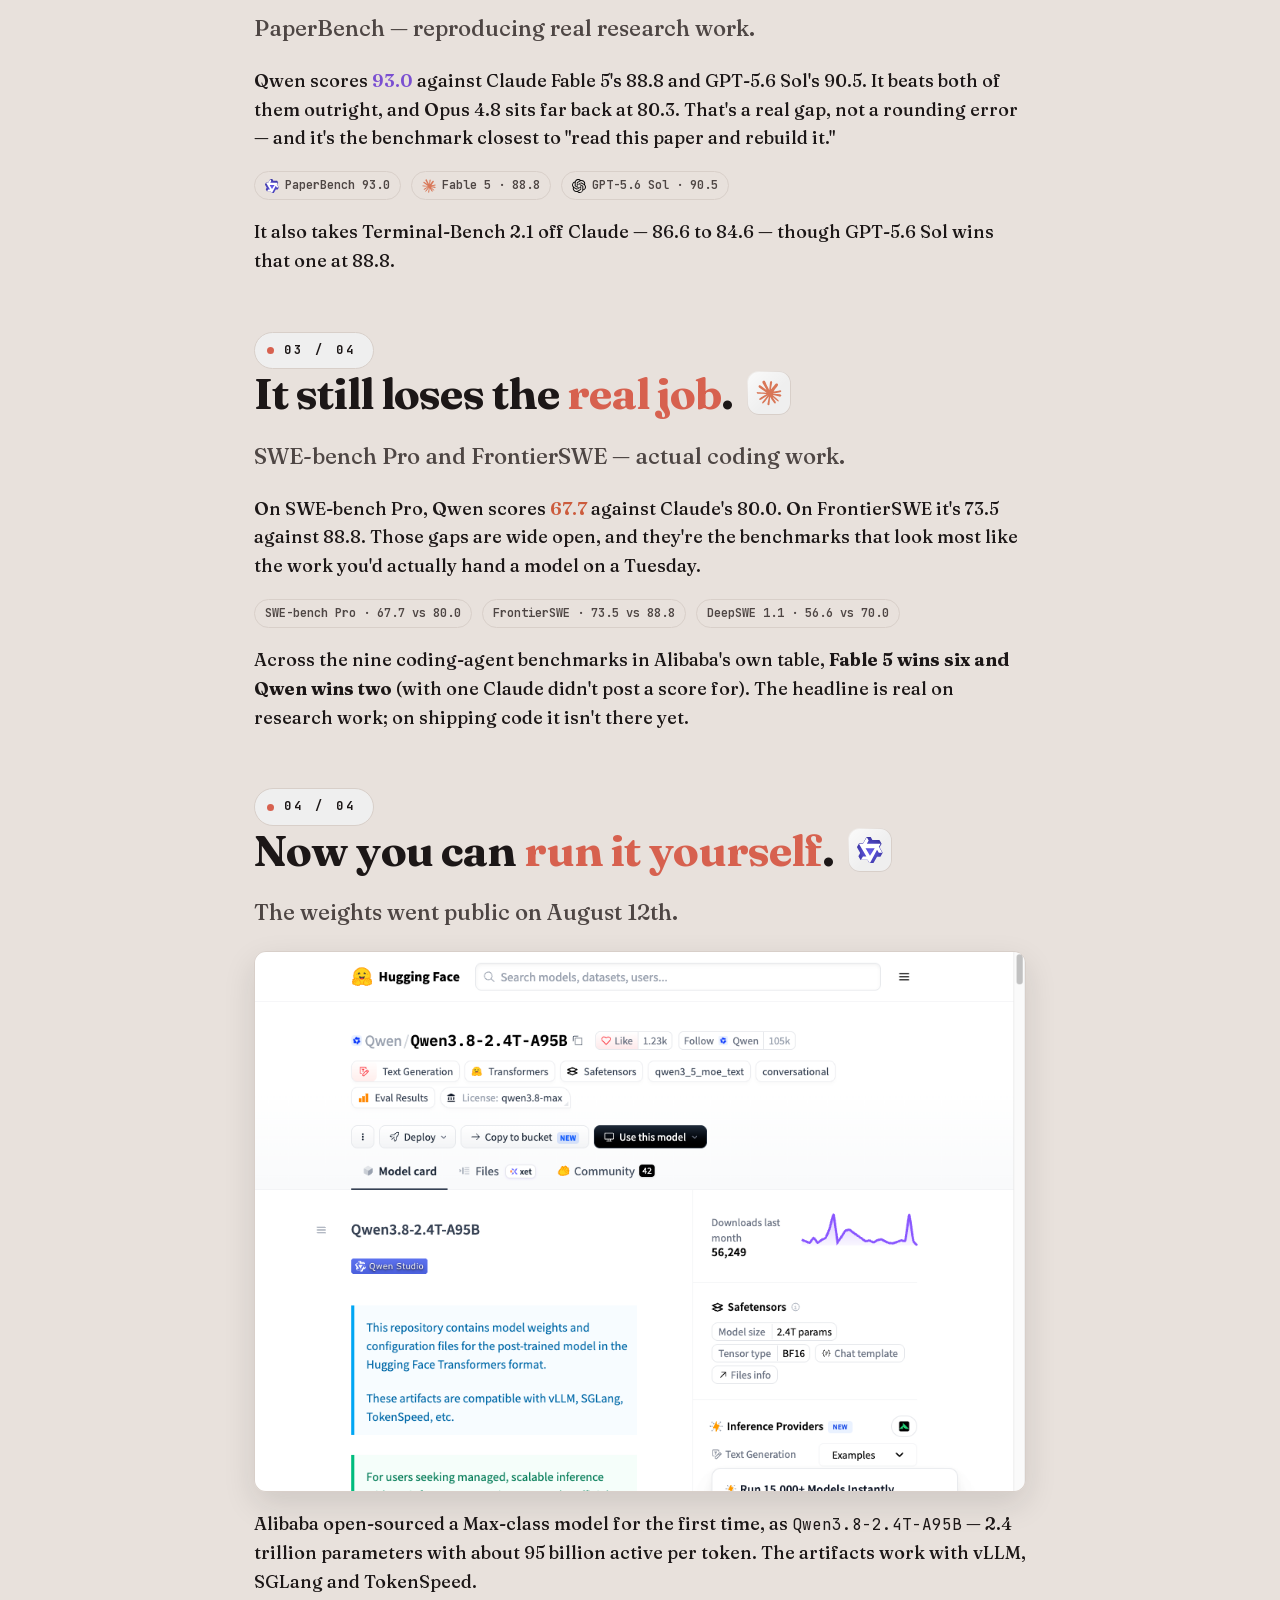
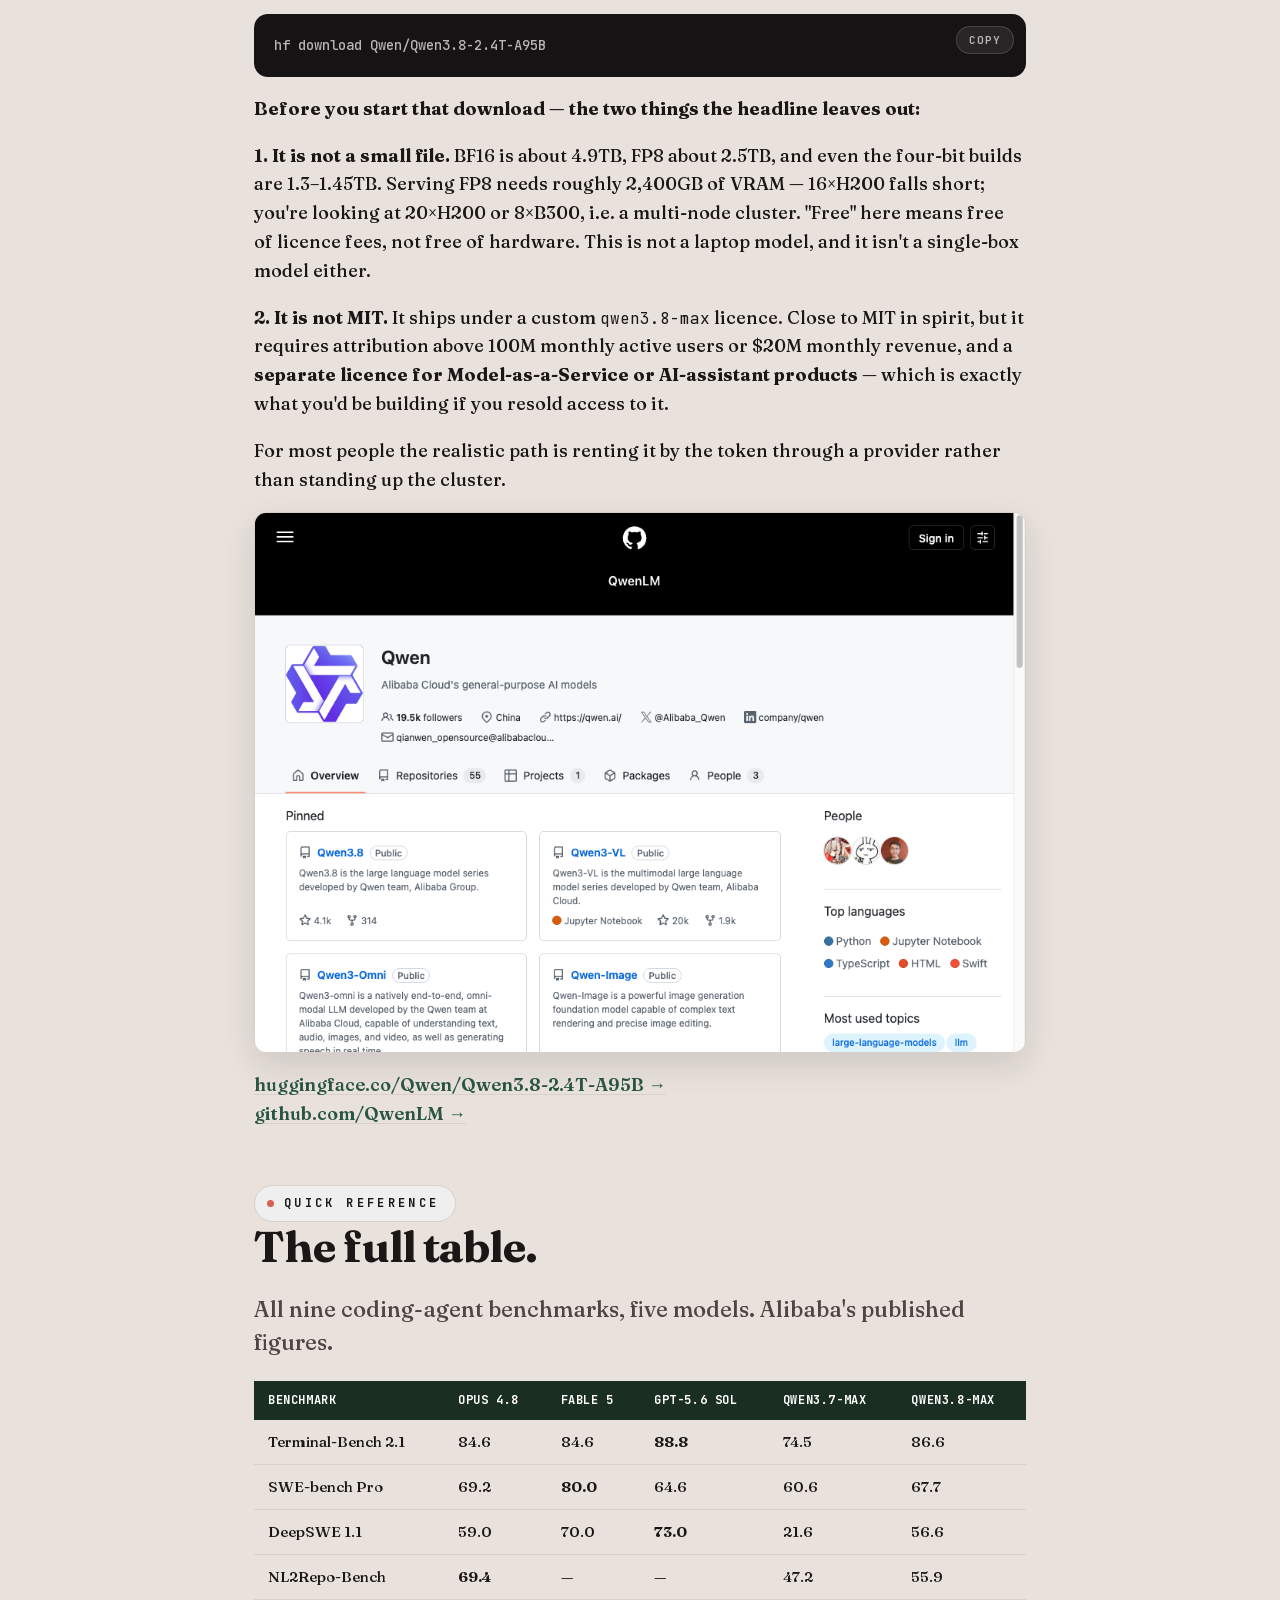
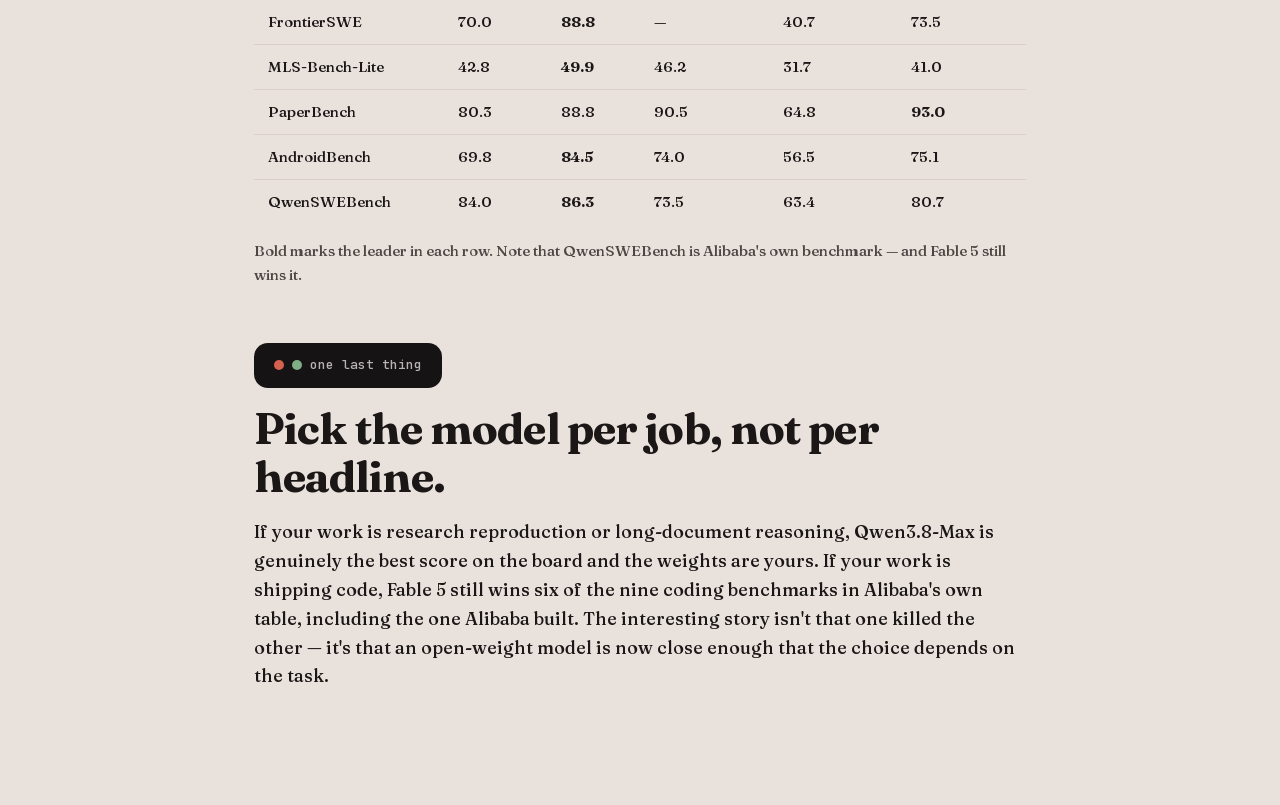
<file: qwen-vs-claude/index.html>
<!doctype html>
<html lang="en">
<head>
<meta charset="utf-8">
<meta name="viewport" content="width=device-width, initial-scale=1">
<title>Qwen Just Killed Claude Fable 5 — The Benchmarks</title>
<link rel="stylesheet" href="../styles/grove/grove.css">
<script src="../styles/grove/grove.js" defer></script>
<style>
  .grove .bench-chart { --c-claude:#CC5B3C; --c-gpt:#0F8A76; --c-qwen:#7A4FD1; }
  .grove .bench-chart svg { width:100%; height:auto; display:block; }
  .grove .bench-chart .bar { transition:opacity .12s ease; }
  .grove .bench-chart svg:hover .bar { opacity:.45; }
  .grove .bench-chart svg .bar:hover { opacity:1; }
  .grove .bench-legend { display:flex; gap:18px; flex-wrap:wrap; margin:0 0 6px; font-family:var(--grove-font-mono); font-size:13px; color:var(--grove-muted); }
  .grove .bench-legend span { display:inline-flex; align-items:center; gap:7px; }
  .grove .bench-legend i { width:11px; height:11px; border-radius:3px; display:inline-block; }
  .grove .win { color:#7A4FD1; font-weight:600; }
  .grove .lose { color:#CC5B3C; font-weight:600; }
</style>
</head>
<body class="grove">
<div class="wrap">

  <section class="section">
    <span class="kicker">Benchmarks · Aug 2026</span>
    <h1>Qwen just killed <span style="color:var(--grove-coral)">Claude Fable 5</span>. It's free. It's unlimited.</h1>
    <p class="lead">Alibaba dropped Qwen3.8-Max on August 3rd and claimed it trades blows with Claude and GPT. Three real benchmarks, three different outcomes — and the weights are now public.</p>
    <div style="display:flex; gap:10px; flex-wrap:wrap; margin-top:8px;">
      <span class="tag"><img src="../styles/icons/qwen.svg" alt="" width="14" height="14"> 2.4 trillion params</span>
      <span class="tag">Launched Aug 3, 2026</span>
      <span class="tag">Open weights</span>
    </div>
  </section>

  <section class="section">
    <div class="card mono" style="font-size:14px; color:var(--grove-muted);">
      <strong style="color:var(--grove-ink);">Where these numbers come from:</strong> Alibaba's own published benchmark table, as reported by MarkTechPost and confirmed against independent write-ups. Every score on this page is from that table — no re-runs, no estimates.
      <br><br>
      <strong style="color:var(--grove-ink);">Read the whole thing before you switch.</strong> Qwen wins two of the three headline benchmarks and loses the third badly. Sections 02 and 03 are both true at the same time.
    </div>
  </section>

  <!-- 01 scoreboard -->
  <section class="section" id="scoreboard">
    <span class="kicker">01 / 04</span>
    <div style="display:flex; align-items:center; gap:14px; margin-bottom:8px;">
      <h2 style="margin:0;">Here's the real <span style="color:var(--grove-coral)">scoreboard</span>.</h2>
      <div class="icon-tile chip" style="width:44px; height:44px; border-radius:12px; display:flex; align-items:center; justify-content:center;">
        <img src="../styles/icons/qwen.svg" alt="" style="width:26px; height:26px; object-fit:contain; position:relative; z-index:1;">
      </div>
    </div>
    <p class="lead">Three real benchmarks, three different stories.</p>

    <div class="card bench-chart" style="padding:22px 20px 16px;">
      <div class="bench-legend">
        <span><i style="background:var(--c-claude)"></i> Claude Fable 5</span>
        <span><i style="background:var(--c-gpt)"></i> GPT-5.6 Sol</span>
        <span><i style="background:var(--c-qwen)"></i> Qwen3.8-Max</span>
      </div>
      <svg viewBox="0 0 700 320" role="img" aria-label="Grouped bar chart comparing Claude Fable 5, GPT-5.6 Sol and Qwen3.8-Max across PaperBench, Terminal-Bench 2.1 and SWE-bench Pro, scored out of 100.">
        <!-- grid -->
        <g stroke="var(--grove-paper-line)" stroke-width="1">
          <line x1="60" y1="40"  x2="680" y2="40"></line>
          <line x1="60" y1="100" x2="680" y2="100"></line>
          <line x1="60" y1="160" x2="680" y2="160"></line>
          <line x1="60" y1="220" x2="680" y2="220"></line>
        </g>
        <line x1="60" y1="280" x2="680" y2="280" stroke="var(--grove-muted)" stroke-width="1"></line>
        <!-- y labels -->
        <g font-family="JetBrains Mono, monospace" font-size="11" fill="var(--grove-muted)" text-anchor="end">
          <text x="50" y="284">0</text>
          <text x="50" y="224">25</text>
          <text x="50" y="164">50</text>
          <text x="50" y="104">75</text>
          <text x="50" y="44">100</text>
        </g>

        <!-- PaperBench -->
        <path class="bar" fill="var(--c-claude)" d="M92,280 L92,70.88 Q92,66.88 96,66.88 L134,66.88 Q138,66.88 138,70.88 L138,280 Z"><title>Claude Fable 5 — PaperBench 88.8</title></path>
        <path class="bar" fill="var(--c-gpt)" d="M140,280 L140,66.8 Q140,62.8 144,62.8 L182,62.8 Q186,62.8 186,66.8 L186,280 Z"><title>GPT-5.6 Sol — PaperBench 90.5</title></path>
        <path class="bar" fill="var(--c-qwen)" d="M188,280 L188,60.8 Q188,56.8 192,56.8 L230,56.8 Q234,56.8 234,60.8 L234,280 Z"><title>Qwen3.8-Max — PaperBench 93.0</title></path>

        <!-- Terminal-Bench 2.1 -->
        <path class="bar" fill="var(--c-claude)" d="M298,280 L298,80.96 Q298,76.96 302,76.96 L340,76.96 Q344,76.96 344,80.96 L344,280 Z"><title>Claude Fable 5 — Terminal-Bench 2.1 84.6</title></path>
        <path class="bar" fill="var(--c-gpt)" d="M346,280 L346,70.88 Q346,66.88 350,66.88 L388,66.88 Q392,66.88 392,70.88 L392,280 Z"><title>GPT-5.6 Sol — Terminal-Bench 2.1 88.8</title></path>
        <path class="bar" fill="var(--c-qwen)" d="M394,280 L394,76.16 Q394,72.16 398,72.16 L436,72.16 Q440,72.16 440,76.16 L440,280 Z"><title>Qwen3.8-Max — Terminal-Bench 2.1 86.6</title></path>

        <!-- SWE-bench Pro -->
        <path class="bar" fill="var(--c-claude)" d="M504,280 L504,92 Q504,88 508,88 L546,88 Q550,88 550,92 L550,280 Z"><title>Claude Fable 5 — SWE-bench Pro 80.0</title></path>
        <path class="bar" fill="var(--c-gpt)" d="M552,280 L552,128.96 Q552,124.96 556,124.96 L594,124.96 Q598,124.96 598,128.96 L598,280 Z"><title>GPT-5.6 Sol — SWE-bench Pro 64.6</title></path>
        <path class="bar" fill="var(--c-qwen)" d="M600,280 L600,121.52 Q600,117.52 604,117.52 L642,117.52 Q646,117.52 646,121.52 L646,280 Z"><title>Qwen3.8-Max — SWE-bench Pro 67.7</title></path>

        <!-- value labels -->
        <g font-family="JetBrains Mono, monospace" font-size="12" fill="var(--grove-ink)" text-anchor="middle">
          <text x="115" y="58">88.8</text><text x="163" y="54">90.5</text><text x="211" y="48">93.0</text>
          <text x="321" y="68">84.6</text><text x="369" y="58">88.8</text><text x="417" y="63">86.6</text>
          <text x="527" y="79">80.0</text><text x="575" y="116">64.6</text><text x="623" y="109">67.7</text>
        </g>
        <!-- group labels -->
        <g font-family="JetBrains Mono, monospace" font-size="12" fill="var(--grove-muted)" text-anchor="middle">
          <text x="163" y="300">PaperBench</text>
          <text x="369" y="300">Terminal-Bench 2.1</text>
          <text x="575" y="300">SWE-bench Pro</text>
        </g>
      </svg>
    </div>

    <p>Score out of 100. Qwen takes PaperBench outright, edges Claude on Terminal-Bench while losing to GPT, and drops 12 points behind Claude on SWE-bench Pro.</p>
  </section>

  <!-- 02 wins -->
  <section class="section" id="paperbench">
    <span class="kicker">02 / 04</span>
    <div style="display:flex; align-items:center; gap:14px; margin-bottom:8px;">
      <h2 style="margin:0;">It genuinely <span style="color:var(--grove-coral)">beats Claude</span> here.</h2>
      <div class="icon-tile chip" style="width:44px; height:44px; border-radius:12px; display:flex; align-items:center; justify-content:center;">
        <img src="../styles/icons/qwen.svg" alt="" style="width:26px; height:26px; object-fit:contain; position:relative; z-index:1;">
      </div>
    </div>
    <p class="lead">PaperBench — reproducing real research work.</p>
    <p>Qwen scores <span class="win">93.0</span> against Claude Fable 5's 88.8 and GPT-5.6 Sol's 90.5. It beats both of them outright, and Opus 4.8 sits far back at 80.3. That's a real gap, not a rounding error — and it's the benchmark closest to "read this paper and rebuild it."</p>
    <div style="display:flex; gap:10px; flex-wrap:wrap; margin:14px 0;">
      <span class="tag"><img src="../styles/icons/qwen.svg" alt="" width="14" height="14"> PaperBench 93.0</span>
      <span class="tag"><img src="../styles/icons/anthropic.svg" alt="" width="14" height="14"> Fable 5 · 88.8</span>
      <span class="tag"><img src="../styles/icons/openai.svg" alt="" width="14" height="14"> GPT-5.6 Sol · 90.5</span>
    </div>
    <p>It also takes Terminal-Bench 2.1 off Claude — 86.6 to 84.6 — though GPT-5.6 Sol wins that one at 88.8.</p>
  </section>

  <!-- 03 loses -->
  <section class="section" id="swebench">
    <span class="kicker">03 / 04</span>
    <div style="display:flex; align-items:center; gap:14px; margin-bottom:8px;">
      <h2 style="margin:0;">It still loses the <span style="color:var(--grove-coral)">real job</span>.</h2>
      <div class="icon-tile chip" style="width:44px; height:44px; border-radius:12px; display:flex; align-items:center; justify-content:center;">
        <img src="../styles/icons/anthropic.svg" alt="" style="width:26px; height:26px; object-fit:contain; position:relative; z-index:1;">
      </div>
    </div>
    <p class="lead">SWE-bench Pro and FrontierSWE — actual coding work.</p>
    <p>On SWE-bench Pro, Qwen scores <span class="lose">67.7</span> against Claude's 80.0. On FrontierSWE it's 73.5 against 88.8. Those gaps are wide open, and they're the benchmarks that look most like the work you'd actually hand a model on a Tuesday.</p>
    <div style="display:flex; gap:10px; flex-wrap:wrap; margin:14px 0;">
      <span class="tag">SWE-bench Pro · 67.7 vs 80.0</span>
      <span class="tag">FrontierSWE · 73.5 vs 88.8</span>
      <span class="tag">DeepSWE 1.1 · 56.6 vs 70.0</span>
    </div>
    <p>Across the nine coding-agent benchmarks in Alibaba's own table, <strong>Fable 5 wins six and Qwen wins two</strong> (with one Claude didn't post a score for). The headline is real on research work; on shipping code it isn't there yet.</p>
  </section>

  <!-- 04 open weights -->
  <section class="section" id="weights">
    <span class="kicker">04 / 04</span>
    <div style="display:flex; align-items:center; gap:14px; margin-bottom:8px;">
      <h2 style="margin:0;">Now you can <span style="color:var(--grove-coral)">run it yourself</span>.</h2>
      <div class="icon-tile chip" style="width:44px; height:44px; border-radius:12px; display:flex; align-items:center; justify-content:center;">
        <img src="../styles/icons/qwen.svg" alt="" style="width:26px; height:26px; object-fit:contain; position:relative; z-index:1;">
      </div>
    </div>
    <p class="lead">The weights went public on August 12th.</p>
    <div class="screenshot">
      <img src="assets/screenshots/qwen-weights-hf.png" alt="Qwen3.8-2.4T-A95B model card on Hugging Face" loading="lazy">
    </div>
    <p>Alibaba open-sourced a Max-class model for the first time, as <span class="mono">Qwen3.8-2.4T-A95B</span> — 2.4 trillion parameters with about 95 billion active per token. The artifacts work with vLLM, SGLang and TokenSpeed.</p>
    <div class="code-block">
      <button class="copy-btn" type="button">Copy</button>
      <pre>hf download Qwen/Qwen3.8-2.4T-A95B</pre>
    </div>
    <p><strong>Before you start that download — the two things the headline leaves out:</strong></p>
    <p><strong>1. It is not a small file.</strong> BF16 is about 4.9TB, FP8 about 2.5TB, and even the four-bit builds are 1.3–1.45TB. Serving FP8 needs roughly 2,400GB of VRAM — 16×H200 falls short; you're looking at 20×H200 or 8×B300, i.e. a multi-node cluster. "Free" here means free of licence fees, not free of hardware. This is not a laptop model, and it isn't a single-box model either.</p>
    <p><strong>2. It is not MIT.</strong> It ships under a custom <span class="mono">qwen3.8-max</span> licence. Close to MIT in spirit, but it requires attribution above 100M monthly active users or $20M monthly revenue, and a <strong>separate licence for Model-as-a-Service or AI-assistant products</strong> — which is exactly what you'd be building if you resold access to it.</p>
    <p>For most people the realistic path is renting it by the token through a provider rather than standing up the cluster.</p>
    <div class="screenshot">
      <img src="assets/screenshots/qwenlm-github.png" alt="QwenLM organisation on GitHub" loading="lazy">
    </div>
    <p><a href="https://huggingface.co/Qwen/Qwen3.8-2.4T-A95B">huggingface.co/Qwen/Qwen3.8-2.4T-A95B →</a><br>
       <a href="https://github.com/QwenLM">github.com/QwenLM →</a></p>
  </section>

  <section class="section">
    <span class="kicker">Quick Reference</span>
    <h2>The full table.</h2>
    <p class="lead">All nine coding-agent benchmarks, five models. Alibaba's published figures.</p>
    <div style="overflow-x:auto;">
    <table>
      <thead>
        <tr><th>Benchmark</th><th>Opus 4.8</th><th>Fable 5</th><th>GPT-5.6 Sol</th><th>Qwen3.7-Max</th><th>Qwen3.8-Max</th></tr>
      </thead>
      <tbody>
        <tr><td>Terminal-Bench 2.1</td><td>84.6</td><td>84.6</td><td><strong>88.8</strong></td><td>74.5</td><td>86.6</td></tr>
        <tr><td>SWE-bench Pro</td><td>69.2</td><td><strong>80.0</strong></td><td>64.6</td><td>60.6</td><td>67.7</td></tr>
        <tr><td>DeepSWE 1.1</td><td>59.0</td><td>70.0</td><td><strong>73.0</strong></td><td>21.6</td><td>56.6</td></tr>
        <tr><td>NL2Repo-Bench</td><td><strong>69.4</strong></td><td>—</td><td>—</td><td>47.2</td><td>55.9</td></tr>
        <tr><td>FrontierSWE</td><td>70.0</td><td><strong>88.8</strong></td><td>—</td><td>40.7</td><td>73.5</td></tr>
        <tr><td>MLS-Bench-Lite</td><td>42.8</td><td><strong>49.9</strong></td><td>46.2</td><td>31.7</td><td>41.0</td></tr>
        <tr><td>PaperBench</td><td>80.3</td><td>88.8</td><td>90.5</td><td>64.8</td><td><strong>93.0</strong></td></tr>
        <tr><td>AndroidBench</td><td>69.8</td><td><strong>84.5</strong></td><td>74.0</td><td>56.5</td><td>75.1</td></tr>
        <tr><td>QwenSWEBench</td><td>84.0</td><td><strong>86.3</strong></td><td>73.5</td><td>63.4</td><td>80.7</td></tr>
      </tbody>
    </table>
    </div>
    <p style="font-size:15px; color:var(--grove-muted);">Bold marks the leader in each row. Note that QwenSWEBench is Alibaba's own benchmark — and Fable 5 still wins it.</p>
  </section>

  <section class="section">
    <div class="terminal" style="width:auto; display:inline-flex;">
      <span class="dot" style="background:var(--grove-coral)"></span><span class="dot" style="background:var(--grove-sage)"></span>
      one last thing
    </div>
    <h2 style="margin-top:16px;">Pick the model per job, not per headline.</h2>
    <p>If your work is research reproduction or long-document reasoning, Qwen3.8-Max is genuinely the best score on the board and the weights are yours. If your work is shipping code, Fable 5 still wins six of the nine coding benchmarks in Alibaba's own table, including the one Alibaba built. The interesting story isn't that one killed the other — it's that an open-weight model is now close enough that the choice depends on the task.</p>
  </section>

</div>
</body>
</html>
</file>
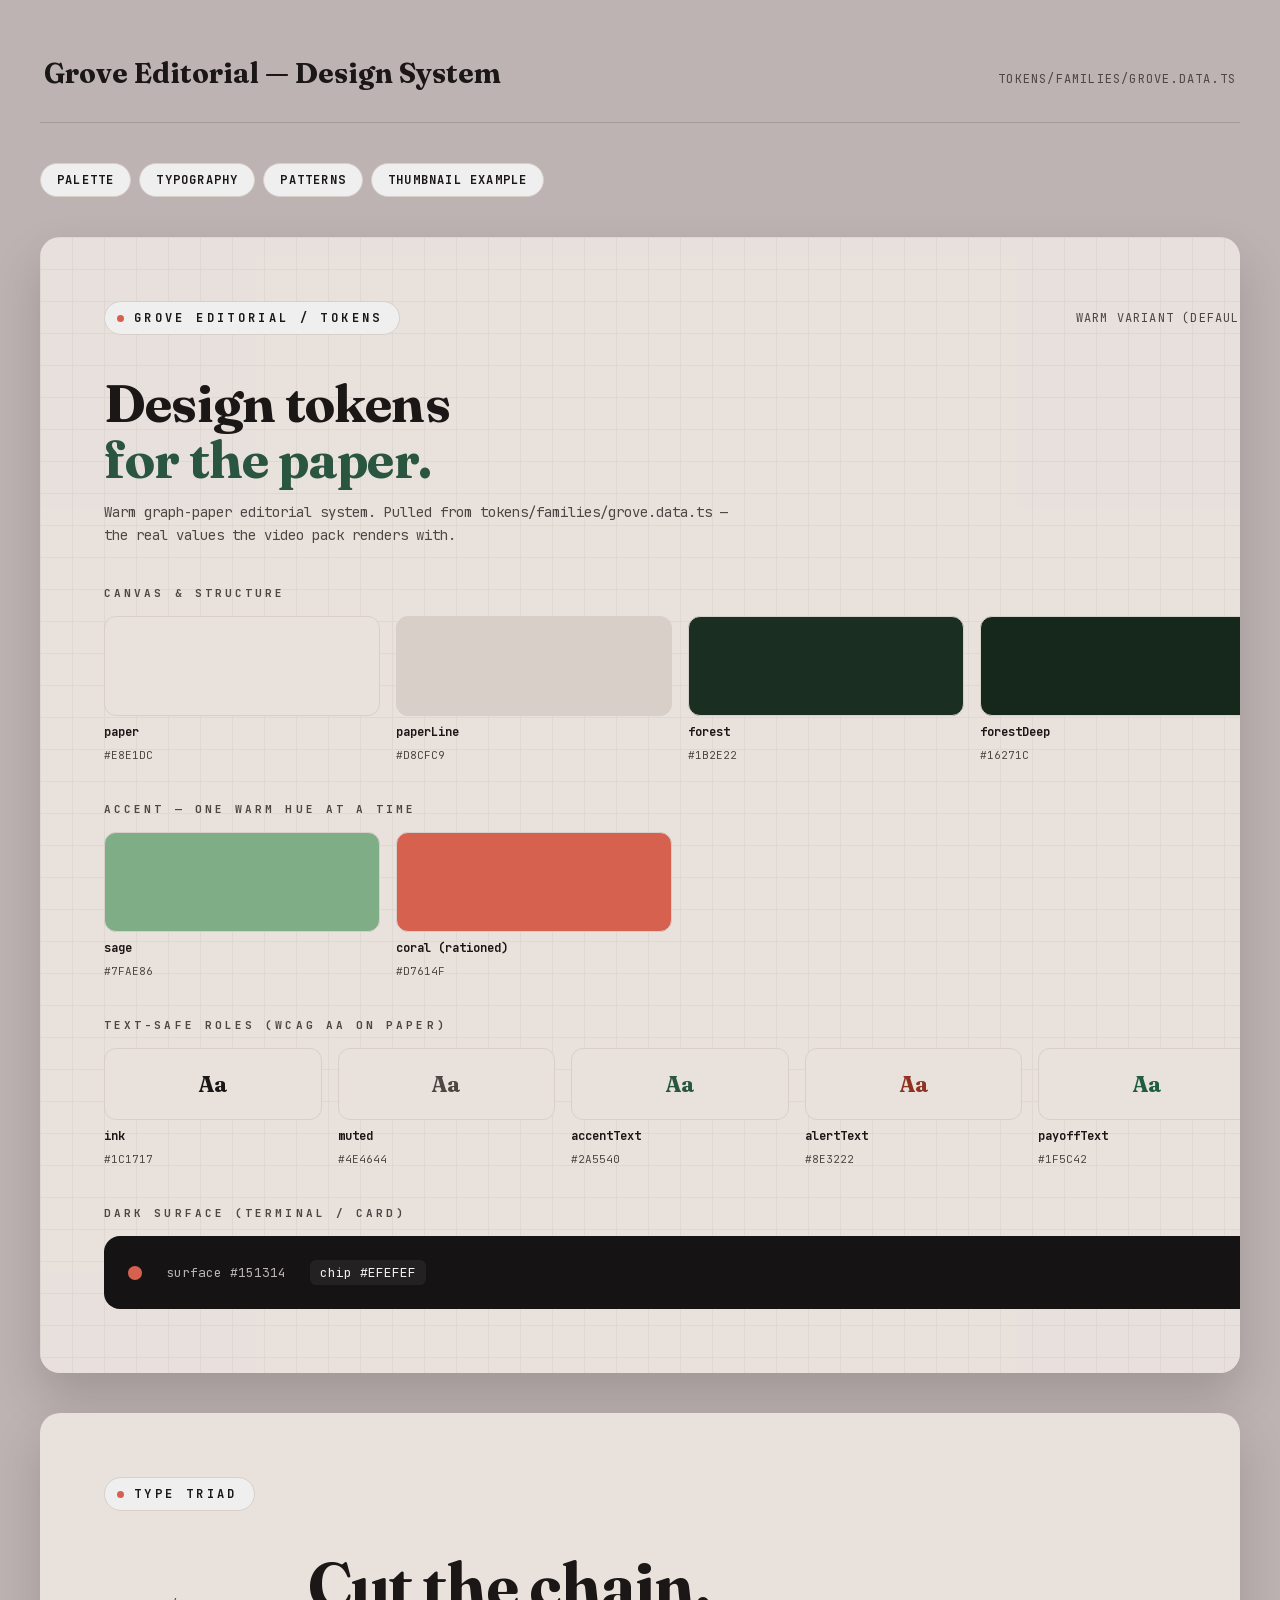
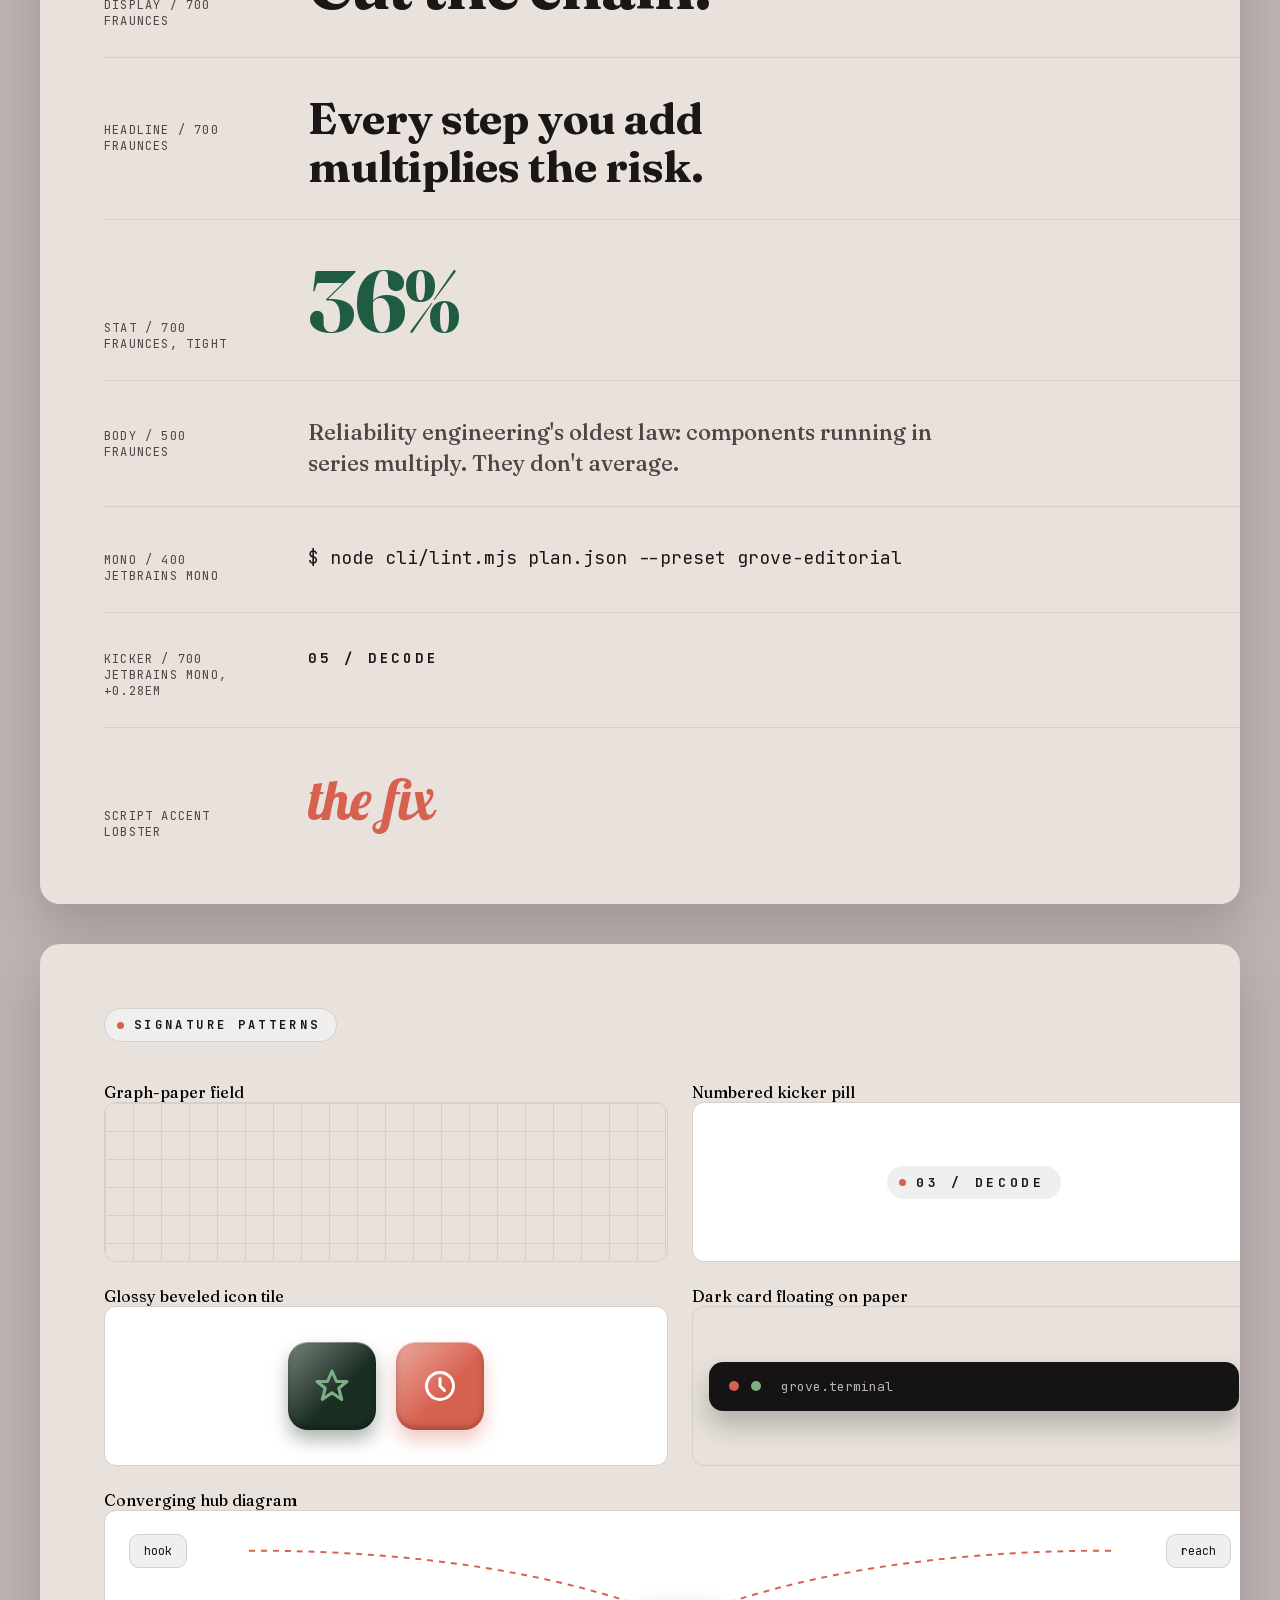
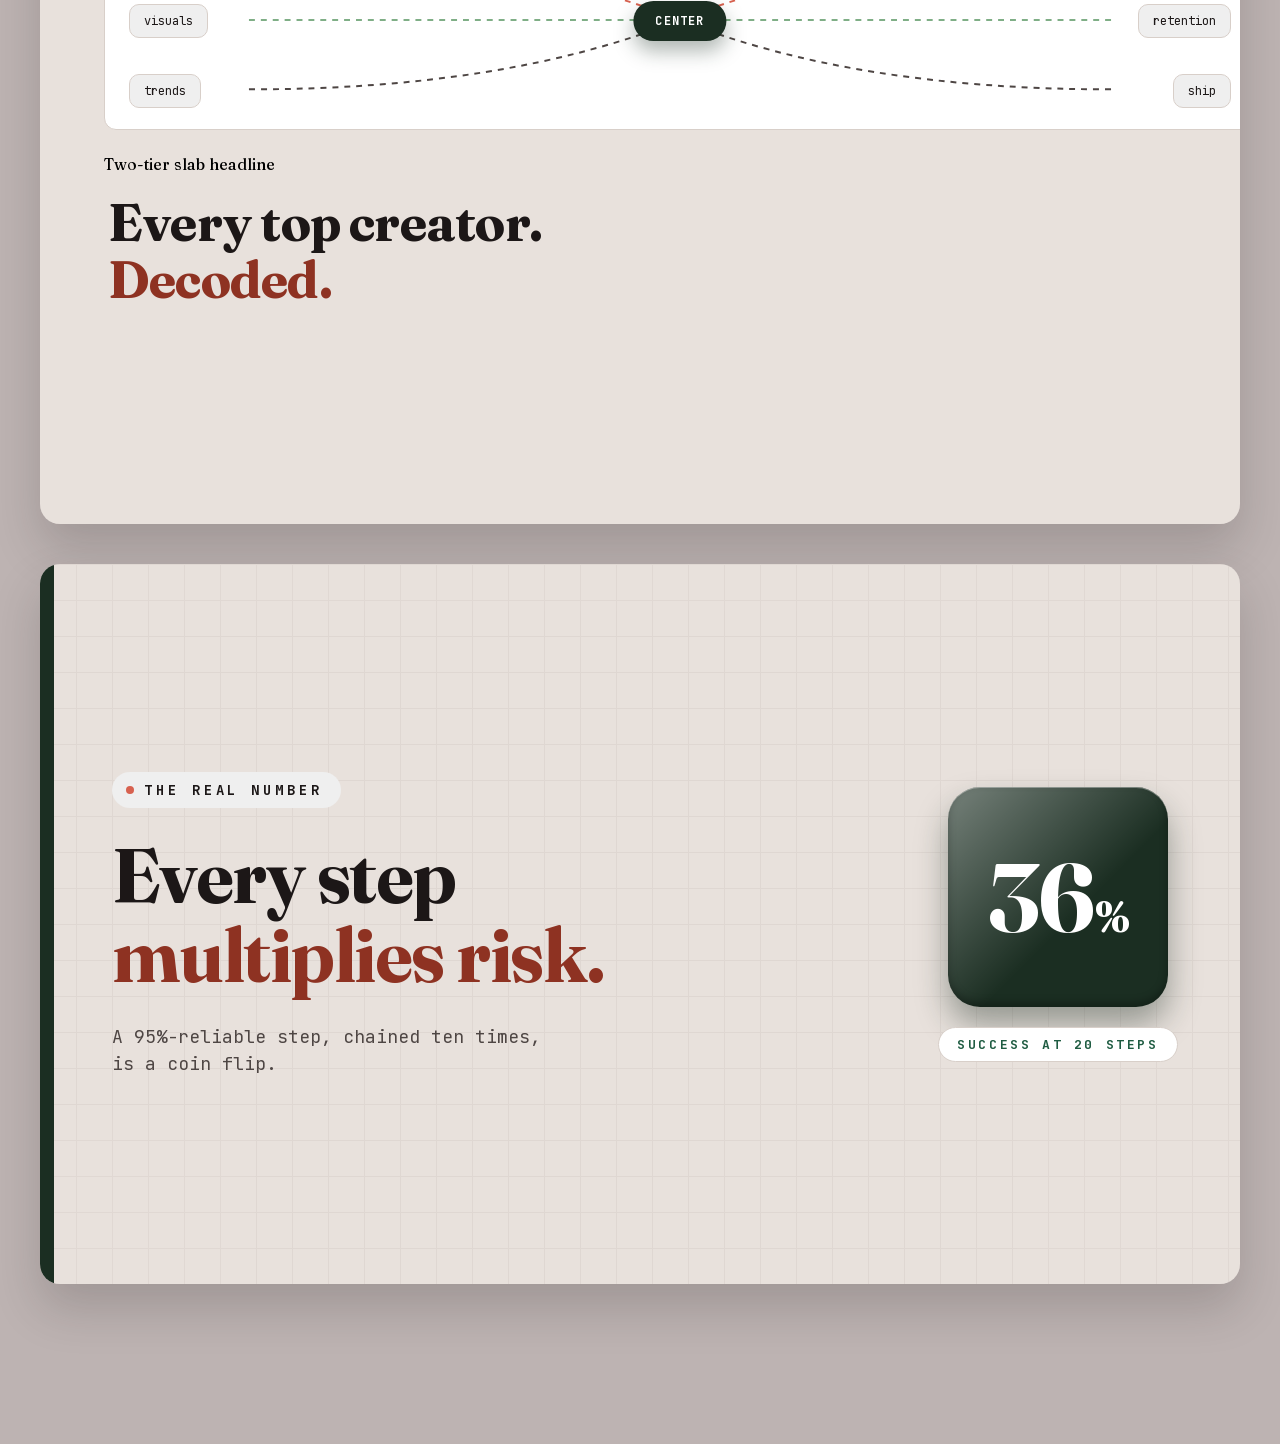
<file: styles/grove/grove-editorial-design-system.html>
<!doctype html>
<html>
<head>
<meta charset="utf-8">
<title>Grove Editorial — Design System</title>
<style>
@font-face {
  font-family: 'Fraunces';
  font-weight: 300 900;
  font-style: normal;
  src: url([data-uri]) format('woff2');
}
@font-face {
  font-family: 'JetBrains Mono';
  font-weight: 100 800;
  font-style: normal;
  src: url([data-uri]) format('woff2');
}
@font-face {
  font-family: 'Lobster';
  font-weight: 400;
  font-style: normal;
  src: url([data-uri]) format('woff2');
}
* { box-sizing: border-box; }
html { scroll-behavior: smooth; }
body {
  margin: 0;
  background: #BDB3B2;
  font-family: 'JetBrains Mono', monospace;
}
.wrap { max-width: 1360px; margin: 0 auto; padding: 48px 40px 120px; }
.masthead {
  display: flex;
  align-items: baseline;
  justify-content: space-between;
  padding: 8px 4px 32px;
  border-bottom: 1px solid rgba(28,23,23,0.15);
  margin-bottom: 40px;
}
.masthead h1 {
  font-family: 'Fraunces', Georgia, serif;
  font-weight: 700;
  font-size: 28px;
  color: #1C1717;
  margin: 0;
}
.masthead .sub {
  font-size: 12px;
  letter-spacing: 0.1em;
  text-transform: uppercase;
  color: #4E4644;
}
.board {
  margin: 0 0 40px;
  border-radius: 20px;
  overflow: hidden;
  box-shadow: 0 24px 48px rgba(28,23,23,0.18);
}
.board > div { transform-origin: top left; }
.jump {
  display: flex;
  gap: 8px;
  flex-wrap: wrap;
  margin-bottom: 40px;
}
.jump a {
  font-family: 'JetBrains Mono', monospace;
  font-size: 12px;
  font-weight: 700;
  letter-spacing: 0.1em;
  text-transform: uppercase;
  color: #1C1717;
  text-decoration: none;
  background: #EFEFEF;
  border: 1px solid #D8CFC9;
  border-radius: 999px;
  padding: 8px 16px;
}
.jump a:hover { background: #fff; }
</style>
</head>
<body>
<div class="wrap">
  <div class="masthead">
    <h1>Grove Editorial — Design System</h1>
    <div class="sub">tokens/families/grove.data.ts</div>
  </div>
  <div class="jump">
    <a href="#palette">Palette</a>
    <a href="#type">Typography</a>
    <a href="#patterns">Patterns</a>
    <a href="#thumbnail">Thumbnail example</a>
  </div>
  <div class="board" id="palette"><div style="width:1280px; min-height:960px; background:#E8E1DC; font-family:'Fraunces', Georgia, serif; padding:64px; position:relative; overflow:hidden;">
  <div style="position:absolute; inset:0; opacity:0.55; background-image:linear-gradient(#D8CFC9 1px, transparent 1px), linear-gradient(90deg, #D8CFC9 1px, transparent 1px); background-size:32px 32px;"></div>
  <div style="position:relative; display:flex; flex-direction:column; gap:40px;">
    <div style="display:flex; align-items:center; justify-content:space-between;">
      <div style="display:inline-flex; align-items:center; gap:10px; background:#EFEFEF; border:1px solid #D8CFC9; border-radius:999px; padding:8px 16px 8px 12px; width:fit-content;">
        <span style="width:7px; height:7px; border-radius:50%; background:#D7614F; display:inline-block;"></span>
        <span style="font-family:'JetBrains Mono', monospace; font-weight:700; font-size:12px; letter-spacing:0.28em; text-transform:uppercase; color:#1C1717;">Grove Editorial / Tokens</span>
      </div>
      <div style="font-family:'JetBrains Mono', monospace; font-size:12px; letter-spacing:0.1em; color:#4E4644; text-transform:uppercase;">Warm Variant (default)</div>
    </div>
    <div>
      <div style="font-weight:700; font-size:52px; line-height:1.08; letter-spacing:-0.015em; color:#1C1717;">Design tokens<br><span style="color:#2A5540;">for the paper.</span></div>
      <div style="margin-top:14px; font-family:'JetBrains Mono', monospace; font-size:14px; color:#4E4644; max-width:640px; line-height:1.6;">Warm graph-paper editorial system. Pulled from tokens/families/grove.data.ts — the real values the video pack renders with.</div>
    </div>
    <div>
      <div style="font-family:'JetBrains Mono', monospace; font-weight:700; font-size:11px; letter-spacing:0.28em; text-transform:uppercase; color:#4E4644; margin-bottom:16px;">Canvas &amp; structure</div>
      <div style="display:grid; grid-template-columns:repeat(4, minmax(0,1fr)); gap:16px;">
        <div style="display:flex; flex-direction:column; gap:8px;"><div style="height:100px; border-radius:12px; background:#E8E1DC; border:1px solid #D8CFC9;"></div><div style="font-family:'JetBrains Mono', monospace; font-size:12px; color:#1C1717; font-weight:700;">paper</div><div style="font-family:'JetBrains Mono', monospace; font-size:11px; color:#4E4644;">#E8E1DC</div></div>
        <div style="display:flex; flex-direction:column; gap:8px;"><div style="height:100px; border-radius:12px; background:#D8CFC9; border:1px solid #D8CFC9;"></div><div style="font-family:'JetBrains Mono', monospace; font-size:12px; color:#1C1717; font-weight:700;">paperLine</div><div style="font-family:'JetBrains Mono', monospace; font-size:11px; color:#4E4644;">#D8CFC9</div></div>
        <div style="display:flex; flex-direction:column; gap:8px;"><div style="height:100px; border-radius:12px; background:#1B2E22; border:1px solid #D8CFC9;"></div><div style="font-family:'JetBrains Mono', monospace; font-size:12px; color:#1C1717; font-weight:700;">forest</div><div style="font-family:'JetBrains Mono', monospace; font-size:11px; color:#4E4644;">#1B2E22</div></div>
        <div style="display:flex; flex-direction:column; gap:8px;"><div style="height:100px; border-radius:12px; background:#16271C; border:1px solid #D8CFC9;"></div><div style="font-family:'JetBrains Mono', monospace; font-size:12px; color:#1C1717; font-weight:700;">forestDeep</div><div style="font-family:'JetBrains Mono', monospace; font-size:11px; color:#4E4644;">#16271C</div></div>
      </div>
    </div>
    <div>
      <div style="font-family:'JetBrains Mono', monospace; font-weight:700; font-size:11px; letter-spacing:0.28em; text-transform:uppercase; color:#4E4644; margin-bottom:16px;">Accent — one warm hue at a time</div>
      <div style="display:grid; grid-template-columns:repeat(4, minmax(0,1fr)); gap:16px;">
        <div style="display:flex; flex-direction:column; gap:8px;"><div style="height:100px; border-radius:12px; background:#7FAE86; border:1px solid #D8CFC9;"></div><div style="font-family:'JetBrains Mono', monospace; font-size:12px; color:#1C1717; font-weight:700;">sage</div><div style="font-family:'JetBrains Mono', monospace; font-size:11px; color:#4E4644;">#7FAE86</div></div>
        <div style="display:flex; flex-direction:column; gap:8px;"><div style="height:100px; border-radius:12px; background:#D7614F; border:1px solid #D8CFC9;"></div><div style="font-family:'JetBrains Mono', monospace; font-size:12px; color:#1C1717; font-weight:700;">coral (rationed)</div><div style="font-family:'JetBrains Mono', monospace; font-size:11px; color:#4E4644;">#D7614F</div></div>
      </div>
    </div>
    <div>
      <div style="font-family:'JetBrains Mono', monospace; font-weight:700; font-size:11px; letter-spacing:0.28em; text-transform:uppercase; color:#4E4644; margin-bottom:16px;">Text-safe roles (WCAG AA on paper)</div>
      <div style="display:grid; grid-template-columns:repeat(5, minmax(0,1fr)); gap:16px;">
        <div style="display:flex; flex-direction:column; gap:8px;"><div style="height:72px; border-radius:12px; background:#E8E1DC; border:1px solid #D8CFC9; display:flex; align-items:center; justify-content:center;"><span style="font-family:'Fraunces', serif; font-weight:700; font-size:22px; color:#1C1717;">Aa</span></div><div style="font-family:'JetBrains Mono', monospace; font-size:12px; color:#1C1717; font-weight:700;">ink</div><div style="font-family:'JetBrains Mono', monospace; font-size:11px; color:#4E4644;">#1C1717</div></div>
        <div style="display:flex; flex-direction:column; gap:8px;"><div style="height:72px; border-radius:12px; background:#E8E1DC; border:1px solid #D8CFC9; display:flex; align-items:center; justify-content:center;"><span style="font-family:'Fraunces', serif; font-weight:700; font-size:22px; color:#4E4644;">Aa</span></div><div style="font-family:'JetBrains Mono', monospace; font-size:12px; color:#1C1717; font-weight:700;">muted</div><div style="font-family:'JetBrains Mono', monospace; font-size:11px; color:#4E4644;">#4E4644</div></div>
        <div style="display:flex; flex-direction:column; gap:8px;"><div style="height:72px; border-radius:12px; background:#E8E1DC; border:1px solid #D8CFC9; display:flex; align-items:center; justify-content:center;"><span style="font-family:'Fraunces', serif; font-weight:700; font-size:22px; color:#2A5540;">Aa</span></div><div style="font-family:'JetBrains Mono', monospace; font-size:12px; color:#1C1717; font-weight:700;">accentText</div><div style="font-family:'JetBrains Mono', monospace; font-size:11px; color:#4E4644;">#2A5540</div></div>
        <div style="display:flex; flex-direction:column; gap:8px;"><div style="height:72px; border-radius:12px; background:#E8E1DC; border:1px solid #D8CFC9; display:flex; align-items:center; justify-content:center;"><span style="font-family:'Fraunces', serif; font-weight:700; font-size:22px; color:#8E3222;">Aa</span></div><div style="font-family:'JetBrains Mono', monospace; font-size:12px; color:#1C1717; font-weight:700;">alertText</div><div style="font-family:'JetBrains Mono', monospace; font-size:11px; color:#4E4644;">#8E3222</div></div>
        <div style="display:flex; flex-direction:column; gap:8px;"><div style="height:72px; border-radius:12px; background:#E8E1DC; border:1px solid #D8CFC9; display:flex; align-items:center; justify-content:center;"><span style="font-family:'Fraunces', serif; font-weight:700; font-size:22px; color:#1F5C42;">Aa</span></div><div style="font-family:'JetBrains Mono', monospace; font-size:12px; color:#1C1717; font-weight:700;">payoffText</div><div style="font-family:'JetBrains Mono', monospace; font-size:11px; color:#4E4644;">#1F5C42</div></div>
      </div>
    </div>
    <div>
      <div style="font-family:'JetBrains Mono', monospace; font-weight:700; font-size:11px; letter-spacing:0.28em; text-transform:uppercase; color:#4E4644; margin-bottom:16px;">Dark surface (terminal / card)</div>
      <div style="background:#151314; border-radius:16px; padding:24px; display:flex; align-items:center; gap:24px;">
        <div style="width:14px; height:14px; border-radius:50%; background:#D7614F;"></div>
        <div style="font-family:'JetBrains Mono', monospace; color:#B8B4B4; font-size:13px;">surface #151314</div>
        <div style="font-family:'JetBrains Mono', monospace; color:#EFEFEF; font-size:13px; background:rgba(255,255,255,0.06); padding:4px 10px; border-radius:6px;">chip #EFEFEF</div>
      </div>
    </div>
  </div>
</div></div>
  <div class="board" id="type"><div style="width:1280px; min-height:960px; background:#E8E1DC; font-family:'Fraunces', Georgia, serif; padding:64px; position:relative;">
  <div style="display:inline-flex; align-items:center; gap:10px; background:#EFEFEF; border:1px solid #D8CFC9; border-radius:999px; padding:8px 16px 8px 12px; width:fit-content; margin-bottom:40px;">
    <span style="width:7px; height:7px; border-radius:50%; background:#D7614F; display:inline-block;"></span>
    <span style="font-family:'JetBrains Mono', monospace; font-weight:700; font-size:12px; letter-spacing:0.28em; text-transform:uppercase; color:#1C1717;">Type triad</span>
  </div>
  <div style="display:flex; flex-direction:column; gap:36px;">
    <div style="display:flex; align-items:baseline; gap:24px; border-bottom:1px solid #D8CFC9; padding-bottom:28px;">
      <div style="width:180px; font-family:'JetBrains Mono', monospace; font-size:12px; color:#4E4644; text-transform:uppercase; letter-spacing:0.1em;">Display / 700<br>Fraunces</div>
      <div style="font-weight:700; font-size:64px; letter-spacing:-0.015em; color:#1C1717; line-height:1.08;">Cut the chain.</div>
    </div>
    <div style="display:flex; align-items:baseline; gap:24px; border-bottom:1px solid #D8CFC9; padding-bottom:28px;">
      <div style="width:180px; font-family:'JetBrains Mono', monospace; font-size:12px; color:#4E4644; text-transform:uppercase; letter-spacing:0.1em;">Headline / 700<br>Fraunces</div>
      <div style="font-weight:700; font-size:44px; letter-spacing:-0.01em; color:#1C1717; line-height:1.1;">Every step you add<br>multiplies the risk.</div>
    </div>
    <div style="display:flex; align-items:baseline; gap:24px; border-bottom:1px solid #D8CFC9; padding-bottom:28px;">
      <div style="width:180px; font-family:'JetBrains Mono', monospace; font-size:12px; color:#4E4644; text-transform:uppercase; letter-spacing:0.1em;">Stat / 700<br>Fraunces, tight</div>
      <div style="font-weight:700; font-size:88px; letter-spacing:-0.02em; color:#1F5C42; line-height:1;">36%</div>
    </div>
    <div style="display:flex; align-items:baseline; gap:24px; border-bottom:1px solid #D8CFC9; padding-bottom:28px;">
      <div style="width:180px; font-family:'JetBrains Mono', monospace; font-size:12px; color:#4E4644; text-transform:uppercase; letter-spacing:0.1em;">Body / 500<br>Fraunces</div>
      <div style="font-weight:500; font-size:22px; letter-spacing:0; color:#4E4644; line-height:1.4; max-width:640px;">Reliability engineering's oldest law: components running in series multiply. They don't average.</div>
    </div>
    <div style="display:flex; align-items:baseline; gap:24px; border-bottom:1px solid #D8CFC9; padding-bottom:28px;">
      <div style="width:180px; font-family:'JetBrains Mono', monospace; font-size:12px; color:#4E4644; text-transform:uppercase; letter-spacing:0.1em;">Mono / 400<br>JetBrains Mono</div>
      <div style="font-family:'JetBrains Mono', monospace; font-weight:400; font-size:18px; letter-spacing:0; color:#1C1717; line-height:1.7;">$ node cli/lint.mjs plan.json --preset grove-editorial</div>
    </div>
    <div style="display:flex; align-items:baseline; gap:24px; border-bottom:1px solid #D8CFC9; padding-bottom:28px;">
      <div style="width:180px; font-family:'JetBrains Mono', monospace; font-size:12px; color:#4E4644; text-transform:uppercase; letter-spacing:0.1em;">Kicker / 700<br>JetBrains Mono, +0.28em</div>
      <div style="font-family:'JetBrains Mono', monospace; font-weight:700; font-size:14px; letter-spacing:0.28em; text-transform:uppercase; color:#1C1717;">05 / Decode</div>
    </div>
    <div style="display:flex; align-items:baseline; gap:24px;">
      <div style="width:180px; font-family:'JetBrains Mono', monospace; font-size:12px; color:#4E4644; text-transform:uppercase; letter-spacing:0.1em;">Script accent<br>Lobster</div>
      <div style="font-family:'Lobster', cursive; font-size:56px; color:#D7614F;">the fix</div>
    </div>
  </div>
</div></div>
  <div class="board" id="patterns"><div style="width:1280px; min-height:1180px; background:#E8E1DC; font-family:'Fraunces', Georgia, serif; padding:64px;">
  <div style="display:inline-flex; align-items:center; gap:10px; background:#EFEFEF; border:1px solid #D8CFC9; border-radius:999px; padding:8px 16px 8px 12px; width:fit-content; margin-bottom:40px;">
    <span style="width:7px; height:7px; border-radius:50%; background:#D7614F; display:inline-block;"></span>
    <span style="font-family:'JetBrains Mono', monospace; font-weight:700; font-size:12px; letter-spacing:0.28em; text-transform:uppercase; color:#1C1717;">Signature patterns</span>
  </div>
  <div style="display:grid; grid-template-columns:repeat(2, minmax(0,1fr)); gap:24px;">
    <div class="card">
      <div class="label">Graph-paper field</div>
      <div style="height:160px; border-radius:12px; position:relative; overflow:hidden; background:#E8E1DC; border:1px solid #D8CFC9;">
        <div style="position:absolute; inset:0; background-image:linear-gradient(#D8CFC9 1px, transparent 1px), linear-gradient(90deg, #D8CFC9 1px, transparent 1px); background-size:28px 28px;"></div>
      </div>
    </div>
    <div class="card">
      <div class="label">Numbered kicker pill</div>
      <div style="height:160px; border-radius:12px; background:#fff; border:1px solid #D8CFC9; display:flex; align-items:center; justify-content:center;">
        <div style="display:inline-flex; align-items:center; gap:10px; background:#EFEFEF; border-radius:999px; padding:8px 16px 8px 12px;">
          <span style="width:7px; height:7px; border-radius:50%; background:#D7614F; display:inline-block;"></span>
          <span style="font-family:'JetBrains Mono', monospace; font-weight:700; font-size:13px; letter-spacing:0.28em; text-transform:uppercase; color:#1C1717;">03 / Decode</span>
        </div>
      </div>
    </div>
    <div class="card">
      <div class="label">Glossy beveled icon tile</div>
      <div style="height:160px; border-radius:12px; background:#fff; border:1px solid #D8CFC9; display:flex; align-items:center; justify-content:center; gap:20px;">
        <div style="width:88px; height:88px; border-radius:20px; background:linear-gradient(135deg, rgba(255,255,255,0.4), rgba(255,255,255,0) 58%), #1B2E22; box-shadow: inset 0 1px 0 rgba(255,255,255,0.35), inset 0 -3px 6px rgba(0,0,0,0.3), 0 10px 18px rgba(27,46,34,0.35); display:flex; align-items:center; justify-content:center;">
          <svg width="36" height="36" viewBox="0 0 24 24" fill="none" stroke="#7FAE86" stroke-width="2" stroke-linecap="round" stroke-linejoin="round"><path d="M12 2l3 7h7l-5.5 4.5L18.5 21 12 16.5 5.5 21l2-7.5L2 9h7z"/></svg>
        </div>
        <div style="width:88px; height:88px; border-radius:20px; background:linear-gradient(135deg, rgba(255,255,255,0.45), rgba(255,255,255,0) 58%), #D7614F; box-shadow: inset 0 1px 0 rgba(255,255,255,0.4), inset 0 -3px 6px rgba(0,0,0,0.25), 0 10px 18px rgba(215,97,79,0.35); display:flex; align-items:center; justify-content:center;">
          <svg width="36" height="36" viewBox="0 0 24 24" fill="none" stroke="#fff" stroke-width="2" stroke-linecap="round" stroke-linejoin="round"><circle cx="12" cy="12" r="9"/><path d="M12 7v5l3 3"/></svg>
        </div>
      </div>
    </div>
    <div class="card">
      <div class="label">Dark card floating on paper</div>
      <div style="height:160px; border-radius:12px; background:#E8E1DC; border:1px solid #D8CFC9; display:flex; align-items:center; justify-content:center; padding:16px;">
        <div style="width:100%; background:#151314; border-radius:14px; padding:16px 20px; display:flex; align-items:center; gap:12px; box-shadow:0 14px 26px rgba(27,46,34,0.28);">
          <span style="width:10px; height:10px; border-radius:50%; background:#D7614F;"></span>
          <span style="width:10px; height:10px; border-radius:50%; background:#7FAE86;"></span>
          <span style="font-family:'JetBrains Mono', monospace; color:#B8B4B4; font-size:13px; margin-left:8px;">grove.terminal</span>
        </div>
      </div>
    </div>
    <div class="card" style="grid-column: span 2;">
      <div class="label">Converging hub diagram</div>
      <div style="height:220px; border-radius:12px; background:#fff; border:1px solid #D8CFC9; position:relative; overflow:hidden;">
        <svg viewBox="0 0 1150 220" style="position:absolute; inset:0; width:100%; height:100%;">
          <path d="M 140 40 Q 400 40 575 110" fill="none" stroke="#D7614F" stroke-width="2" stroke-dasharray="6 6"/>
          <path d="M 140 110 L 575 110" fill="none" stroke="#7FAE86" stroke-width="2" stroke-dasharray="6 6"/>
          <path d="M 140 180 Q 400 180 575 110" fill="none" stroke="#4E4644" stroke-width="2" stroke-dasharray="6 6"/>
          <path d="M 1010 40 Q 750 40 575 110" fill="none" stroke="#D7614F" stroke-width="2" stroke-dasharray="6 6"/>
          <path d="M 1010 110 L 575 110" fill="none" stroke="#7FAE86" stroke-width="2" stroke-dasharray="6 6"/>
          <path d="M 1010 180 Q 750 180 575 110" fill="none" stroke="#4E4644" stroke-width="2" stroke-dasharray="6 6"/>
        </svg>
        <div style="position:absolute; left:24px; top:40px; transform:translateY(-50%); background:#EFEFEF; border:1px solid #D8CFC9; border-radius:10px; padding:8px 14px; font-family:'JetBrains Mono', monospace; font-size:12px; color:#1C1717;">hook</div>
        <div style="position:absolute; left:24px; top:110px; transform:translateY(-50%); background:#EFEFEF; border:1px solid #D8CFC9; border-radius:10px; padding:8px 14px; font-family:'JetBrains Mono', monospace; font-size:12px; color:#1C1717;">visuals</div>
        <div style="position:absolute; left:24px; top:180px; transform:translateY(-50%); background:#EFEFEF; border:1px solid #D8CFC9; border-radius:10px; padding:8px 14px; font-family:'JetBrains Mono', monospace; font-size:12px; color:#1C1717;">trends</div>
        <div style="position:absolute; right:24px; top:40px; transform:translateY(-50%); background:#EFEFEF; border:1px solid #D8CFC9; border-radius:10px; padding:8px 14px; font-family:'JetBrains Mono', monospace; font-size:12px; color:#1C1717;">reach</div>
        <div style="position:absolute; right:24px; top:110px; transform:translateY(-50%); background:#EFEFEF; border:1px solid #D8CFC9; border-radius:10px; padding:8px 14px; font-family:'JetBrains Mono', monospace; font-size:12px; color:#1C1717;">retention</div>
        <div style="position:absolute; right:24px; top:180px; transform:translateY(-50%); background:#EFEFEF; border:1px solid #D8CFC9; border-radius:10px; padding:8px 14px; font-family:'JetBrains Mono', monospace; font-size:12px; color:#1C1717;">ship</div>
        <div style="position:absolute; left:50%; top:110px; transform:translate(-50%,-50%); background:#1B2E22; color:#fff; border-radius:999px; padding:12px 22px; font-family:'JetBrains Mono', monospace; font-weight:700; font-size:12px; letter-spacing:0.1em; box-shadow:0 10px 20px rgba(27,46,34,0.35);">CENTER</div>
      </div>
    </div>
    <div class="card" style="grid-column: span 2;">
      <div class="label">Two-tier slab headline</div>
      <div style="padding:20px 4px;">
        <div style="font-weight:700; font-size:52px; line-height:1.08; letter-spacing:-0.015em; color:#1C1717;">Every top creator.<br><span style="color:#8E3222;">Decoded.</span></div>
      </div>
    </div>
  </div>
</div></div>
  <div class="board" id="thumbnail"><div style="width:1280px; height:720px; background:#E8E1DC; font-family:'Fraunces', Georgia, serif; position:relative; overflow:hidden;">
  <div style="position:absolute; inset:0; opacity:0.5; background-image:linear-gradient(#D8CFC9 1px, transparent 1px), linear-gradient(90deg, #D8CFC9 1px, transparent 1px); background-size:36px 36px;"></div>
  <div style="position:absolute; left:0; top:0; bottom:0; width:14px; background:#1B2E22;"></div>
  <div style="position:relative; height:100%; display:flex; align-items:center; padding:0 72px;">
    <div style="flex:1; display:flex; flex-direction:column; gap:28px;">
      <div style="display:inline-flex; align-items:center; gap:10px; background:#EFEFEF; border-radius:999px; padding:9px 18px 9px 14px; width:fit-content;">
        <span style="width:8px; height:8px; border-radius:50%; background:#D7614F; display:inline-block;"></span>
        <span style="font-family:'JetBrains Mono', monospace; font-weight:700; font-size:14px; letter-spacing:0.28em; text-transform:uppercase; color:#1C1717;">The real number</span>
      </div>
      <div style="font-weight:700; font-size:76px; line-height:1.04; letter-spacing:-0.02em; color:#1C1717;">Every step<br><span style="color:#8E3222;">multiplies risk.</span></div>
      <div style="font-family:'JetBrains Mono', monospace; font-size:18px; color:#4E4644; max-width:460px; line-height:1.5;">A 95%-reliable step, chained ten times, is a coin flip.</div>
    </div>
    <div style="flex:0 0 380px; display:flex; flex-direction:column; align-items:center; gap:20px;">
      <div style="width:220px; height:220px; border-radius:32px; background:linear-gradient(135deg, rgba(255,255,255,0.4), rgba(255,255,255,0) 58%), #1B2E22; box-shadow: inset 0 1px 0 rgba(255,255,255,0.35), inset 0 -4px 8px rgba(0,0,0,0.3), 0 18px 32px rgba(27,46,34,0.4); display:flex; align-items:center; justify-content:center;">
        <span style="font-family:'Fraunces', serif; font-weight:700; font-size:96px; letter-spacing:-0.02em; color:#fff;">36<span style="font-size:44px;">%</span></span>
      </div>
      <div style="font-family:'JetBrains Mono', monospace; font-weight:700; font-size:13px; letter-spacing:0.2em; text-transform:uppercase; color:#1F5C42; background:#fff; border:1px solid #D8CFC9; border-radius:999px; padding:8px 18px;">success at 20 steps</div>
    </div>
  </div>
</div></div>
</div>
</body>
</html>
</file>
<file: styles/grove/grove.css>
/*
  Grove Editorial — eGuides design system
  Source: MotionAgent "Grove Editorial" video pack, exported into styles/grove/ on 2026-08-23.
  Reference: grove-editorial-design-system.html + the Grove-*.svg files in this folder.

  Usage: link this file, add class="grove" to <body>, use the utility
  classes below (.kicker, .card, .stat, .lead, .mono, .script, .graph-paper,
  .icon-tile, .terminal) to match the patterns shown in the reference files.
*/

@font-face {
  font-family: 'Fraunces';
  font-weight: 300 900;
  font-style: normal;
  font-display: swap;
  src: url('fonts/Fraunces-Variable.woff2') format('woff2');
}
@font-face {
  font-family: 'JetBrains Mono';
  font-weight: 100 800;
  font-style: normal;
  font-display: swap;
  src: url('fonts/JetBrainsMono-Variable.woff2') format('woff2');
}
@font-face {
  font-family: 'Lobster';
  font-weight: 400;
  font-style: normal;
  font-display: swap;
  src: url('fonts/Lobster-Regular.woff2') format('woff2');
}

:root {
  /* canvas & structure */
  --grove-paper: #E8E1DC;
  --grove-paper-line: #D8CFC9;
  --grove-forest: #1B2E22;
  --grove-forest-deep: #16271C;
  --grove-surface: #151314;
  --grove-surface-text: #B8B4B4;
  --grove-chip: #EFEFEF;

  /* accent — one warm hue at a time, ration the coral */
  --grove-sage: #7FAE86;
  --grove-coral: #D7614F;

  /* text-safe roles (WCAG AA on paper) */
  --grove-ink: #1C1717;
  --grove-muted: #4E4644;
  --grove-accent-text: #2A5540;
  --grove-alert-text: #8E3222;
  --grove-payoff-text: #1F5C42;

  /* type */
  --grove-font-serif: 'Fraunces', Georgia, serif;
  --grove-font-mono: 'JetBrains Mono', monospace;
  --grove-font-script: 'Lobster', cursive;
}

.grove, .grove * { box-sizing: border-box; }

body.grove {
  margin: 0;
  background: var(--grove-paper);
  color: var(--grove-ink);
  font-family: var(--grove-font-serif);
  font-weight: 500;
  font-size: 18px;
  line-height: 1.6;
}

.grove h1, .grove h2, .grove h3 {
  font-family: var(--grove-font-serif);
  font-weight: 700;
  letter-spacing: -0.02em;
  color: var(--grove-ink);
  margin: 0 0 0.4em;
}
.grove h1 { font-size: clamp(40px, 6vw, 76px); line-height: 1.05; }
.grove h2 { font-size: clamp(30px, 4vw, 44px); line-height: 1.1; }
.grove h3 { font-size: 26px; line-height: 1.2; }

.grove .stat {
  font-family: var(--grove-font-serif);
  font-weight: 700;
  letter-spacing: -0.02em;
  font-size: clamp(56px, 8vw, 96px);
  line-height: 1;
}

.grove .lead {
  font-family: var(--grove-font-serif);
  font-weight: 500;
  font-size: 22px;
  line-height: 1.5;
  color: var(--grove-muted);
}

.grove .mono {
  font-family: var(--grove-font-mono);
  font-weight: 400;
  font-size: 16px;
}

.grove .script {
  font-family: var(--grove-font-script);
  font-weight: 400;
  color: var(--grove-coral);
  font-size: 40px;
}

/* kicker pill: small rounded badge, e.g. "03 / DECODE" */
.grove .kicker {
  display: inline-flex;
  align-items: center;
  gap: 10px;
  width: fit-content;
  background: var(--grove-chip);
  border: 1px solid var(--grove-paper-line);
  border-radius: 999px;
  padding: 8px 16px 8px 12px;
  font-family: var(--grove-font-mono);
  font-weight: 700;
  font-size: 12px;
  letter-spacing: 0.28em;
  text-transform: uppercase;
  color: var(--grove-ink);
}
.grove .kicker::before {
  content: '';
  width: 7px;
  height: 7px;
  border-radius: 50%;
  background: var(--grove-coral);
  display: inline-block;
}

/* graph-paper field: subtle grid background */
.grove .graph-paper {
  position: relative;
  background: var(--grove-paper);
}
.grove .graph-paper::before {
  content: '';
  position: absolute;
  inset: 0;
  opacity: 0.55;
  background-image:
    linear-gradient(var(--grove-paper-line) 1px, transparent 1px),
    linear-gradient(90deg, var(--grove-paper-line) 1px, transparent 1px);
  background-size: 32px 32px;
  pointer-events: none;
}

/* glossy beveled icon tile */
.grove .icon-tile {
  position: relative;
  width: 88px;
  height: 88px;
  border-radius: 20px;
  background: var(--grove-forest);
  overflow: hidden;
  flex-shrink: 0;
}
.grove .icon-tile.coral { background: var(--grove-coral); }
/* light tile — for brand marks that are themselves dark/black and would
   disappear on the default forest tile (e.g. ollama, AnythingLLM) */
.grove .icon-tile.chip {
  background: var(--grove-chip);
  box-shadow: inset 0 0 0 1px var(--grove-paper-line);
}
.grove .icon-tile.chip::after {
  background: linear-gradient(135deg, rgba(255,255,255,0.75), rgba(255,255,255,0) 58%);
}
.grove .icon-tile::after {
  content: '';
  position: absolute;
  inset: 0;
  background: linear-gradient(135deg, rgba(255,255,255,0.4), rgba(255,255,255,0) 58%);
}

/* dark terminal-style card floating on paper */
.grove .terminal {
  display: flex;
  align-items: center;
  gap: 8px;
  background: var(--grove-surface);
  border-radius: 14px;
  padding: 12px 20px;
  font-family: var(--grove-font-mono);
  font-size: 13px;
  color: var(--grove-surface-text);
  width: fit-content;
}
.grove .terminal .dot {
  width: 10px;
  height: 10px;
  border-radius: 50%;
}

/* generic card on paper */
.grove .card {
  background: #FFFFFF;
  border: 1px solid var(--grove-paper-line);
  border-radius: 16px;
  padding: 24px;
}

/* links — guides are reference material, so make clickable obvious */
.grove a {
  color: var(--grove-accent-text);
  font-weight: 600;
  text-decoration: underline;
  text-decoration-color: var(--grove-paper-line);
  text-underline-offset: 3px;
  transition: color 0.15s, text-decoration-color 0.15s;
}
.grove a:hover {
  color: var(--grove-coral);
  text-decoration-color: currentColor;
}

/* copy-pastable code block: dark terminal surface + copy button.
   Markup: <div class="code-block"><button class="copy-btn">Copy</button><pre>...</pre></div>
   grove.js wires the button up via navigator.clipboard. */
.grove .code-block {
  position: relative;
  background: var(--grove-surface);
  border-radius: 14px;
  margin: 16px 0;
  overflow-x: auto;
}
.grove .code-block pre {
  margin: 0;
  padding: 20px 76px 20px 20px;
  font-family: var(--grove-font-mono);
  font-size: 14px;
  line-height: 1.6;
  color: var(--grove-surface-text);
  white-space: pre;
}
.grove .code-block code {
  font-family: inherit;
  color: inherit;
}
.grove .copy-btn {
  position: absolute;
  top: 12px;
  right: 12px;
  font-family: var(--grove-font-mono);
  font-size: 11px;
  font-weight: 700;
  letter-spacing: 0.1em;
  text-transform: uppercase;
  color: var(--grove-surface-text);
  background: rgba(255, 255, 255, 0.08);
  border: 1px solid rgba(255, 255, 255, 0.15);
  border-radius: 999px;
  padding: 6px 12px;
  cursor: pointer;
  transition: background 0.15s, color 0.15s, border-color 0.15s;
}
.grove .copy-btn:hover {
  background: rgba(255, 255, 255, 0.16);
  color: #fff;
}
.grove .copy-btn.copied {
  background: var(--grove-sage);
  border-color: var(--grove-sage);
  color: var(--grove-forest-deep);
}

/* page container + section rhythm */
.grove .wrap {
  max-width: 820px;
  margin: 0 auto;
  padding: 56px 24px 96px;
}
.grove .section {
  margin: 0 0 56px;
}
.grove .section:last-child {
  margin-bottom: 0;
}

/* real screenshot, consistently framed */
.grove .screenshot {
  border-radius: 12px;
  overflow: hidden;
  border: 1px solid var(--grove-paper-line);
  box-shadow: 0 12px 32px rgba(28, 23, 23, 0.12);
  margin: 16px 0;
}
.grove .screenshot img {
  display: block;
  width: 100%;
  height: auto;
}

/* small inline badge, e.g. language / stars / license */
.grove .tag {
  display: inline-flex;
  align-items: center;
  gap: 6px;
  font-family: var(--grove-font-mono);
  font-size: 12px;
  font-weight: 600;
  color: var(--grove-muted);
  border: 1px solid var(--grove-paper-line);
  border-radius: 999px;
  padding: 4px 10px;
}

/* numbered step circle */
.grove .step-num {
  display: inline-flex;
  align-items: center;
  justify-content: center;
  width: 28px;
  height: 28px;
  border-radius: 50%;
  background: var(--grove-forest);
  color: #fff;
  font-family: var(--grove-font-mono);
  font-weight: 700;
  font-size: 13px;
  flex-shrink: 0;
}

/* tables */
.grove table {
  width: 100%;
  border-collapse: collapse;
  font-size: 15px;
}
.grove th {
  background: var(--grove-forest);
  color: #fff;
  text-align: left;
  padding: 10px 14px;
  font-family: var(--grove-font-mono);
  font-size: 12px;
  letter-spacing: 0.05em;
  text-transform: uppercase;
}
.grove td {
  padding: 10px 14px;
  border-bottom: 1px solid var(--grove-paper-line);
  vertical-align: top;
}
.grove tr:last-child td {
  border-bottom: none;
}
.grove td .mono-cell {
  font-family: var(--grove-font-mono);
  font-size: 13px;
  background: var(--grove-chip);
  padding: 2px 6px;
  border-radius: 4px;
}
</file>
